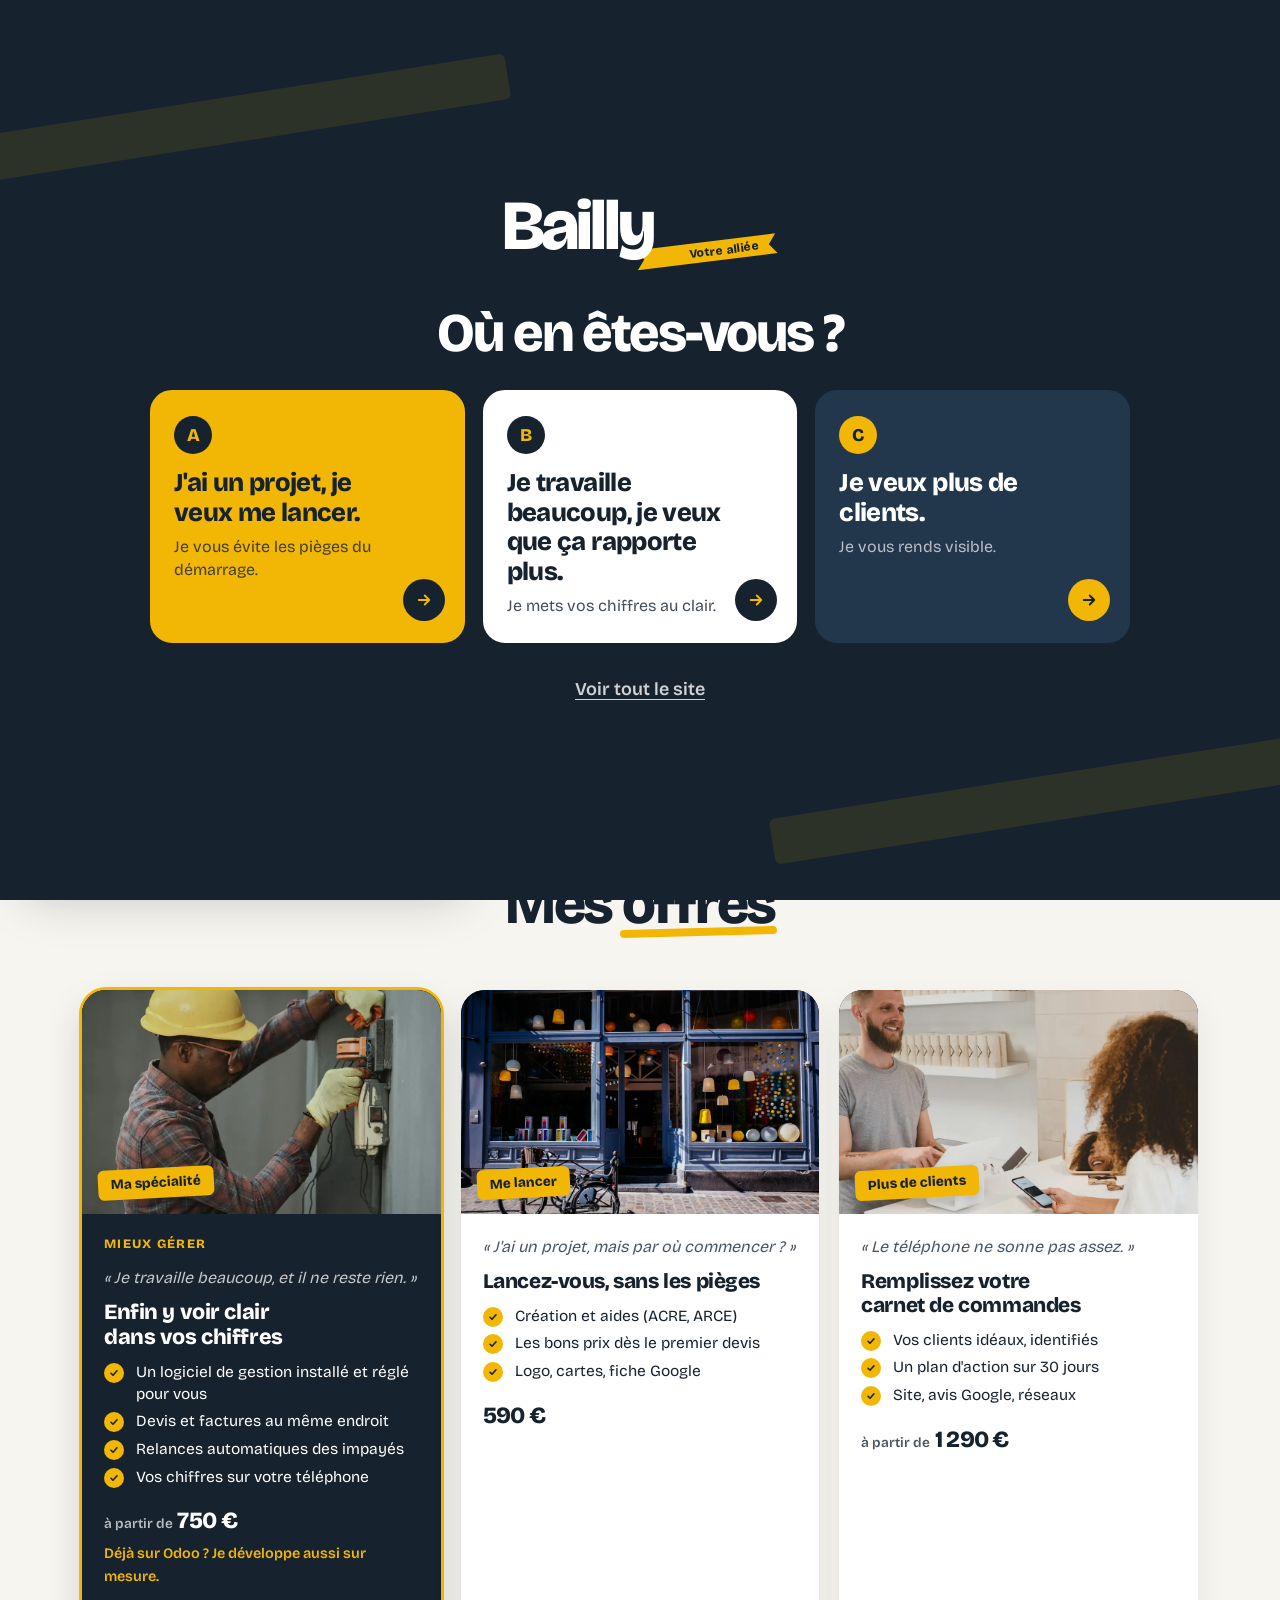
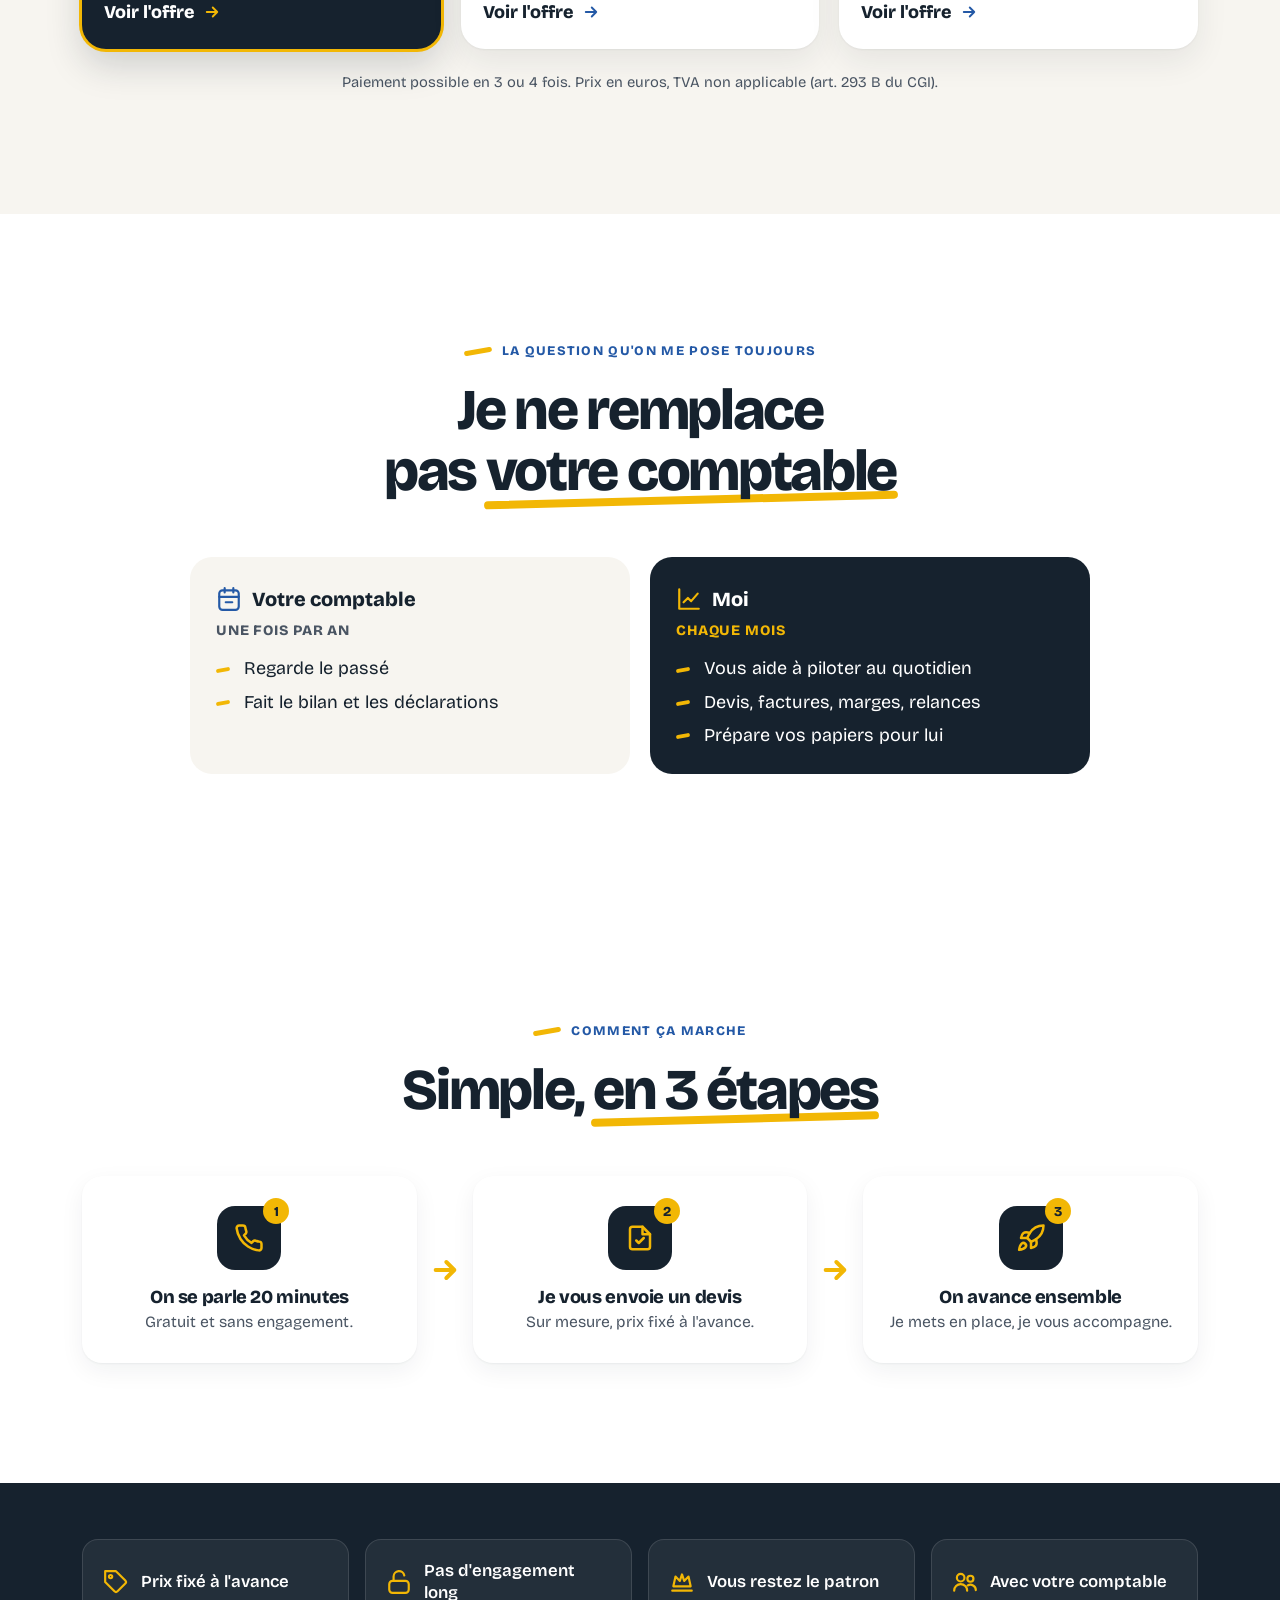
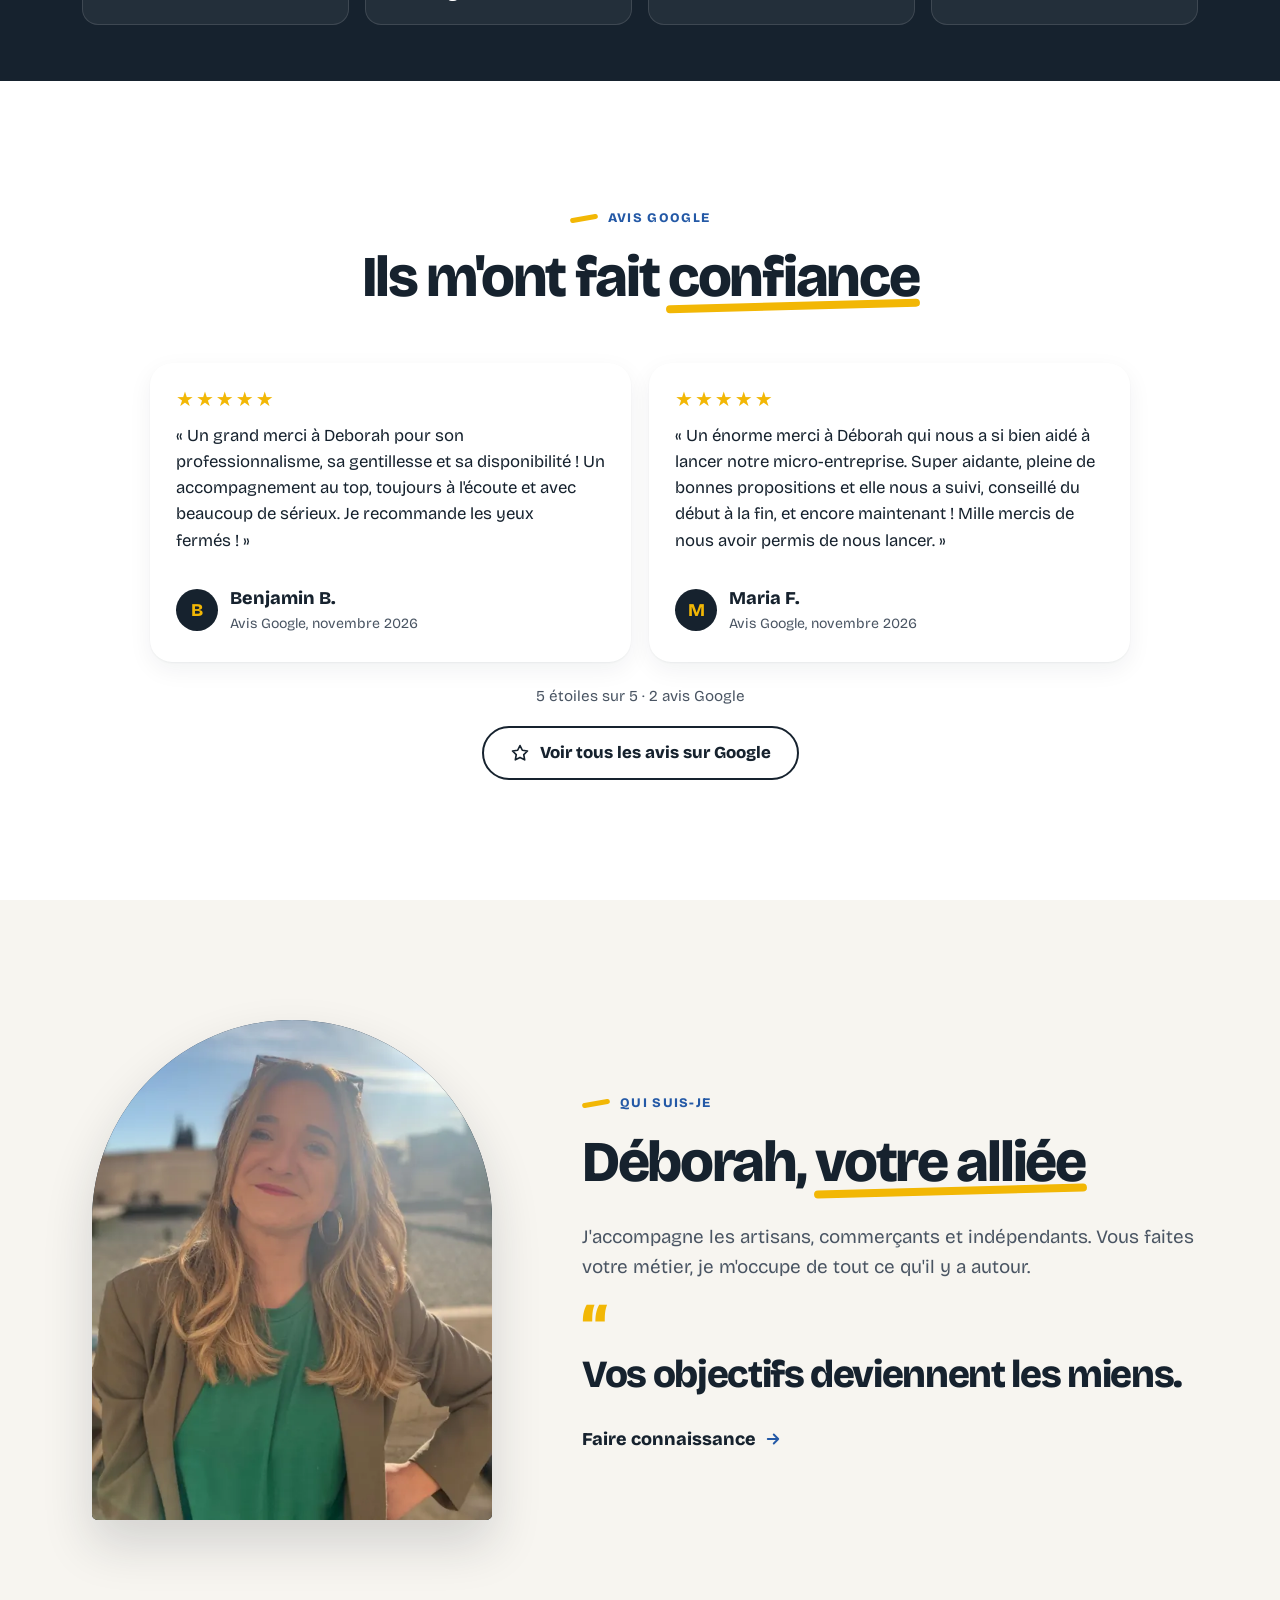
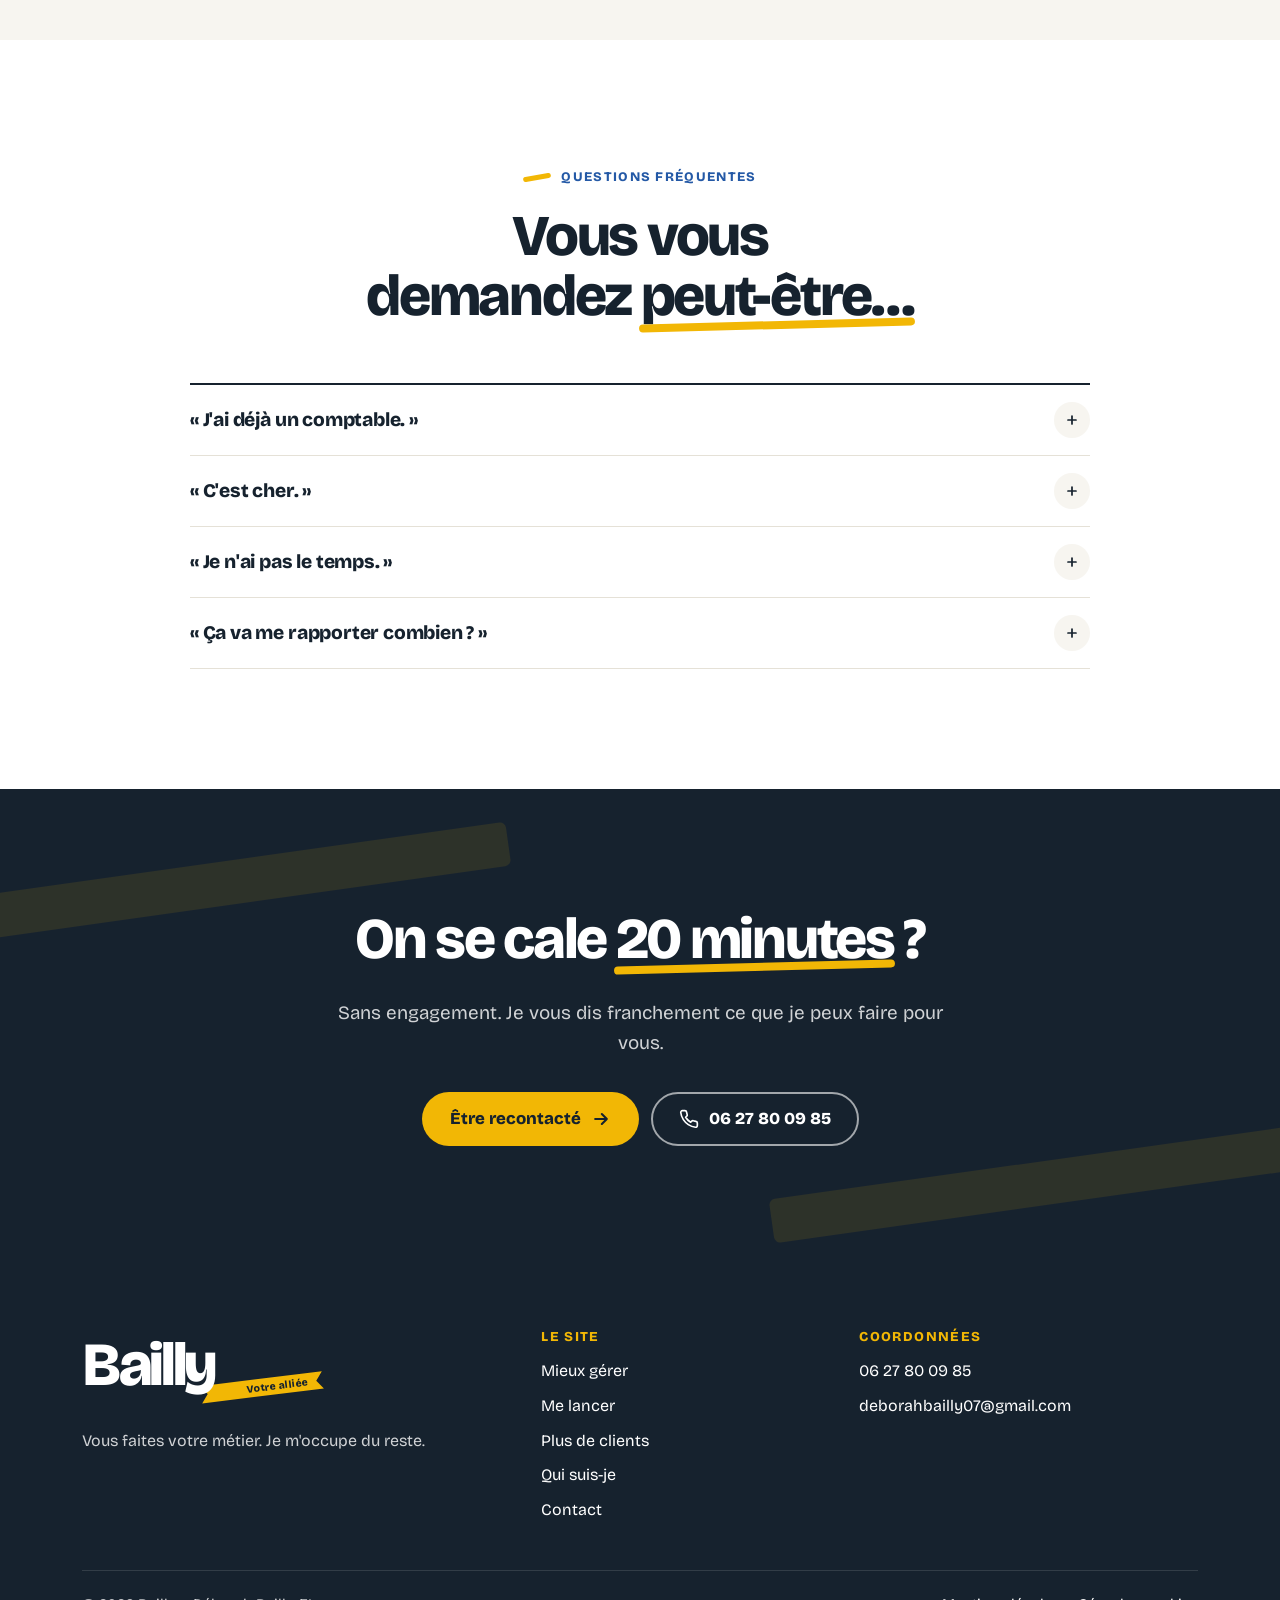
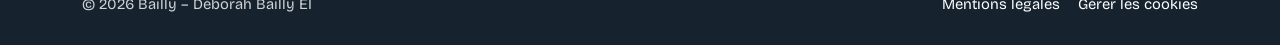
<file: index.html>
<!DOCTYPE html>
<html lang="fr">
<head>
<meta charset="utf-8">
<meta name="viewport" content="width=device-width, initial-scale=1">
<title>Bailly, votre alliée – Mise en place d'Odoo et gestion pour TPE</title>
<meta name="description" content="Déborah Bailly, votre alliée d'entreprise, met en place les outils de gestion des entrepreneurs, avec Odoo comme spécialité : devis, factures, marges, comptabilité, puis recherche de clients. Tous métiers.">
<link rel="canonical" href="https://www.bailly-gestion.fr/">
<meta name="theme-color" content="#16222E">
<meta property="og:type" content="website">
<meta property="og:locale" content="fr_FR">
<meta property="og:site_name" content="Bailly">
<meta property="og:title" content="Bailly – Vous faites votre métier. Je m'occupe du reste.">
<meta property="og:description" content="Déborah Bailly, votre alliée d'entreprise, met en place les outils de gestion des entrepreneurs, avec Odoo comme spécialité : devis, factures, marges, comptabilité, puis recherche de clients. Tous métiers.">
<meta property="og:url" content="https://www.bailly-gestion.fr/">
<meta property="og:image" content="https://www.bailly-gestion.fr/partage.jpg">
<meta property="og:image:width" content="1200">
<meta property="og:image:height" content="630">
<meta property="og:image:alt" content="Bailly, votre alliée – Vous faites votre métier. Je m'occupe du reste.">
<meta name="twitter:card" content="summary_large_image">
<link rel="icon" type="image/svg+xml" href="favicon.svg">
<link rel="preconnect" href="https://fonts.googleapis.com">
<link rel="preconnect" href="https://fonts.gstatic.com" crossorigin>
<link href="https://fonts.googleapis.com/css2?family=Bricolage+Grotesque:opsz,wght@12..96,400;12..96,600;12..96,800&display=swap" rel="stylesheet">
<link rel="stylesheet" href="style.css?v=mx0n3xmi">
<script>document.documentElement.classList.add('js');</script>
<script type="application/ld+json">
{
  "@context": "https://schema.org",
  "@type": "ProfessionalService",
  "@id": "https://www.bailly-gestion.fr/#entreprise",
  "name": "Bailly",
  "description": "Mise en place d'outils de gestion et de l'ERP Odoo pour artisans, commerçants, indépendants et TPE : devis, factures, marges, comptabilité, puis aide à la recherche de clients.",
  "knowsAbout": ["Odoo", "ERP", "Gestion d'entreprise", "Facturation électronique", "Devis et facturation", "Prospection commerciale"],
  "url": "https://www.bailly-gestion.fr/",
  "logo": "https://www.bailly-gestion.fr/favicon.svg",
  "telephone": "+33627800985",
  "email": "deborahbailly07@gmail.com",
  "founder": { "@type": "Person", "name": "Déborah Bailly" },
  "areaServed": { "@type": "Country", "name": "France" }
}
</script>
<script type="application/ld+json">
{
  "@context": "https://schema.org",
  "@type": "FAQPage",
  "mainEntity": [
    {
      "@type": "Question",
      "name": "J'ai déjà un comptable.",
      "acceptedAnswer": {
        "@type": "Answer",
        "text": "Très bien, je ne le remplace pas. Lui regarde le passé une fois par an ; moi, je vous aide à piloter chaque mois, et je lui prépare vos papiers."
      }
    },
    {
      "@type": "Question",
      "name": "C'est cher.",
      "acceptedAnswer": {
        "@type": "Answer",
        "text": "Un devis mal calculé peut coûter bien plus que mon accompagnement, et sur un seul chantier ou une seule commande. Et vous pouvez payer en 3 ou 4 fois."
      }
    },
    {
      "@type": "Question",
      "name": "Je n'ai pas le temps.",
      "acceptedAnswer": {
        "@type": "Answer",
        "text": "C'est justement le but : vous en faire gagner."
      }
    },
    {
      "@type": "Question",
      "name": "Ça va me rapporter combien ?",
      "acceptedAnswer": {
        "@type": "Answer",
        "text": "Je ne vais pas vous promettre un chiffre sans avoir regardé, ce ne serait pas sérieux. Donnez-moi 20 minutes avec un de vos devis, et je vous dis ce qu'il vous rapporte vraiment."
      }
    }
  ]
}
</script>
</head>
<body>
<svg width="0" height="0" style="position:absolute" aria-hidden="true" focusable="false">
  <defs>
    <!-- Logo principal : « Bailly » + ruban jaune « Votre alliée » derrière le y -->
    <symbol id="logo-principal" viewBox="0 0 366 122">
      <g transform="rotate(-7 270 86)">
        <polygon points="178,73 362,73 352,86 362,99 178,99 188,86" fill="#F2B705"/>
        <text x="293" y="91.5" text-anchor="middle" font-family="'Bricolage Grotesque', system-ui, sans-serif" font-weight="800" font-size="15.5" letter-spacing=".6" fill="#16222E">Votre alliée</text>
      </g>
      <text x="2" y="82" font-family="'Bricolage Grotesque', system-ui, sans-serif" font-weight="800" font-size="92" letter-spacing="-4" fill="currentColor">Bailly</text>
    </symbol>
    <!-- Logo en ligne (en-tête) -->
    <symbol id="logo-ligne" viewBox="0 0 250 56">
      <g transform="rotate(-6 176 38)">
        <polygon points="104,29 246,29 239,37.5 246,46 104,46 111,37.5" fill="#F2B705"/>
        <text x="186" y="41.6" text-anchor="middle" font-family="'Bricolage Grotesque', system-ui, sans-serif" font-weight="800" font-size="12" letter-spacing=".3" fill="#16222E">Votre alliée</text>
      </g>
      <text x="1" y="38" font-family="'Bricolage Grotesque', system-ui, sans-serif" font-weight="800" font-size="46" letter-spacing="-2" fill="currentColor">Bailly</text>
    </symbol>

    <symbol id="i-tel" viewBox="0 0 24 24"><path fill="none" stroke="currentColor" stroke-width="2" stroke-linecap="round" stroke-linejoin="round" d="M22 16.9v3a2 2 0 0 1-2.2 2 19.8 19.8 0 0 1-8.6-3.1 19.5 19.5 0 0 1-6-6A19.8 19.8 0 0 1 2.1 4.2 2 2 0 0 1 4.1 2h3a2 2 0 0 1 2 1.7c.1 1 .4 1.9.7 2.8a2 2 0 0 1-.5 2.1L8 9.9a16 16 0 0 0 6 6l1.3-1.3a2 2 0 0 1 2.1-.4c.9.3 1.8.6 2.8.7a2 2 0 0 1 1.8 2z"/></symbol>
    <symbol id="i-mail" viewBox="0 0 24 24"><g fill="none" stroke="currentColor" stroke-width="2" stroke-linecap="round" stroke-linejoin="round"><rect x="2" y="4" width="20" height="16" rx="3"/><path d="M3 6l9 7 9-7"/></g></symbol>
    <symbol id="i-lieu" viewBox="0 0 24 24"><g fill="none" stroke="currentColor" stroke-width="2" stroke-linecap="round" stroke-linejoin="round"><path d="M12 22s-7-6.2-7-12a7 7 0 0 1 14 0c0 5.8-7 12-7 12z"/><circle cx="12" cy="10" r="2.5"/></g></symbol>
    <symbol id="i-fleche" viewBox="0 0 24 24"><path fill="none" stroke="currentColor" stroke-width="2.5" stroke-linecap="round" stroke-linejoin="round" d="M5 12h14M13 6l6 6-6 6"/></symbol>
    <symbol id="i-soleil" viewBox="0 0 24 24"><g fill="none" stroke="currentColor" stroke-width="2" stroke-linecap="round"><circle cx="12" cy="12" r="4"/><path d="M12 2v2M12 20v2M4.9 4.9l1.4 1.4M17.7 17.7l1.4 1.4M2 12h2M20 12h2M4.9 19.1l1.4-1.4M17.7 6.3l1.4-1.4"/></g></symbol>
    <symbol id="i-lune" viewBox="0 0 24 24"><path fill="none" stroke="currentColor" stroke-width="2" stroke-linecap="round" stroke-linejoin="round" d="M21 12.8A9 9 0 1 1 11.2 3a7 7 0 0 0 9.8 9.8z"/></symbol>
    <symbol id="i-calendrier" viewBox="0 0 24 24"><g fill="none" stroke="currentColor" stroke-width="2" stroke-linecap="round" stroke-linejoin="round"><rect x="3" y="4" width="18" height="18" rx="3"/><path d="M16 2v4M8 2v4M3 10h18M9 15h6"/></g></symbol>
    <symbol id="i-etiquette" viewBox="0 0 24 24"><g fill="none" stroke="currentColor" stroke-width="2" stroke-linecap="round" stroke-linejoin="round"><path d="M20.6 13.4l-7.2 7.2a2 2 0 0 1-2.8 0L2 12V2h10l8.6 8.6a2 2 0 0 1 0 2.8z"/><circle cx="7" cy="7" r="1.5"/></g></symbol>
    <symbol id="i-libre" viewBox="0 0 24 24"><g fill="none" stroke="currentColor" stroke-width="2" stroke-linecap="round" stroke-linejoin="round"><rect x="3" y="11" width="18" height="11" rx="3"/><path d="M7 11V7a5 5 0 0 1 9.9-1"/></g></symbol>
    <symbol id="i-patron" viewBox="0 0 24 24"><g fill="none" stroke="currentColor" stroke-width="2" stroke-linecap="round" stroke-linejoin="round"><path d="M3 20h18"/><path d="M4 16l2-9 4 4 2-6 2 6 4-4 2 9z"/></g></symbol>
    <symbol id="i-main" viewBox="0 0 24 24"><g fill="none" stroke="currentColor" stroke-width="2" stroke-linecap="round" stroke-linejoin="round"><circle cx="8" cy="8" r="3.5"/><circle cx="17" cy="9" r="2.8"/><path d="M2 20a6 6 0 0 1 12 0M14.5 15.2A5 5 0 0 1 22 19.5"/></g></symbol>
    <symbol id="i-coche" viewBox="0 0 24 24"><path fill="none" stroke="currentColor" stroke-width="3" stroke-linecap="round" stroke-linejoin="round" d="M5 12.5l4.5 4.5L19 7.5"/></symbol>
    <symbol id="i-carte" viewBox="0 0 24 24"><g fill="none" stroke="currentColor" stroke-width="2" stroke-linecap="round" stroke-linejoin="round"><rect x="2" y="5" width="20" height="14" rx="3"/><path d="M2 10h20M6 15h4"/></g></symbol>
    <symbol id="i-facture" viewBox="0 0 24 24"><g fill="none" stroke="currentColor" stroke-width="2" stroke-linecap="round" stroke-linejoin="round"><path d="M6 2h9l5 5v13a2 2 0 0 1-2 2H6a2 2 0 0 1-2-2V4a2 2 0 0 1 2-2z"/><path d="M14 2v6h6M8 13h8M8 17h5"/></g></symbol>
    <symbol id="i-cadeau" viewBox="0 0 24 24"><g fill="none" stroke="currentColor" stroke-width="2.2" stroke-linecap="round" stroke-linejoin="round"><rect x="3" y="8" width="18" height="4" rx="1"/><path d="M5 12v9h14v-9M12 8v13M12 8S10.5 3 8 3.5 7 8 12 8zM12 8s1.5-5 4-4.5S17 8 12 8z"/></g></symbol>
    <symbol id="i-personne" viewBox="0 0 24 24"><g fill="none" stroke="currentColor" stroke-width="1.6" stroke-linecap="round"><circle cx="12" cy="8" r="4"/><path d="M4 21a8 8 0 0 1 16 0"/></g></symbol>
    <symbol id="i-lecture" viewBox="0 0 24 24"><path fill="currentColor" d="M7 4.5v15l12-7.5z"/></symbol>
    <symbol id="i-burger" viewBox="0 0 24 24"><path fill="none" stroke="currentColor" stroke-width="2.5" stroke-linecap="round" d="M4 7h16M4 12h16M4 17h16"/></symbol>
    <symbol id="i-croix" viewBox="0 0 24 24"><path fill="none" stroke="currentColor" stroke-width="2.5" stroke-linecap="round" d="M6 6l12 12M18 6L6 18"/></symbol>
    <symbol id="i-devis" viewBox="0 0 24 24"><g fill="none" stroke="currentColor" stroke-width="2" stroke-linecap="round" stroke-linejoin="round"><path d="M14 3H6a2 2 0 0 0-2 2v14a2 2 0 0 0 2 2h12a2 2 0 0 0 2-2V9z"/><path d="M14 3v6h6M9 14l2 2 4-4"/></g></symbol>
    <symbol id="i-boite" viewBox="0 0 24 24"><g fill="none" stroke="currentColor" stroke-width="2" stroke-linecap="round" stroke-linejoin="round"><path d="M21 8l-9-5-9 5v8l9 5 9-5z"/><path d="M3 8l9 5 9-5M12 13v8"/></g></symbol>
    <symbol id="i-panier" viewBox="0 0 24 24"><g fill="none" stroke="currentColor" stroke-width="2" stroke-linecap="round" stroke-linejoin="round"><circle cx="9" cy="20" r="1.5"/><circle cx="18" cy="20" r="1.5"/><path d="M2 3h3l2.7 12.4a2 2 0 0 0 2 1.6h8.6a2 2 0 0 0 2-1.6L22 7H6"/></g></symbol>
    <symbol id="i-graph" viewBox="0 0 24 24"><g fill="none" stroke="currentColor" stroke-width="2" stroke-linecap="round" stroke-linejoin="round"><path d="M3 3v18h18"/><path d="M7 15l4-4 3 3 6-7"/></g></symbol>
    <symbol id="i-globe" viewBox="0 0 24 24"><g fill="none" stroke="currentColor" stroke-width="2" stroke-linecap="round" stroke-linejoin="round"><circle cx="12" cy="12" r="9"/><path d="M3 12h18M12 3a14 14 0 0 1 0 18M12 3a14 14 0 0 0 0 18"/></g></symbol>
    <symbol id="i-boutique" viewBox="0 0 24 24"><g fill="none" stroke="currentColor" stroke-width="2" stroke-linecap="round" stroke-linejoin="round"><path d="M3 9l1.5-5h15L21 9M3 9v11h18V9M3 9h18"/><path d="M9 20v-6h6v6"/></g></symbol>
    <symbol id="i-dossier" viewBox="0 0 24 24"><g fill="none" stroke="currentColor" stroke-width="2" stroke-linecap="round" stroke-linejoin="round"><path d="M3 6a2 2 0 0 1 2-2h4l2 2h8a2 2 0 0 1 2 2v10a2 2 0 0 1-2 2H5a2 2 0 0 1-2-2z"/><path d="M8 13h8"/></g></symbol>
    <symbol id="i-mobile" viewBox="0 0 24 24"><g fill="none" stroke="currentColor" stroke-width="2" stroke-linecap="round" stroke-linejoin="round"><rect x="6" y="2" width="12" height="20" rx="3"/><path d="M10 18h4M9 12l2-2 2 2 2-3"/></g></symbol>
    <symbol id="i-recu" viewBox="0 0 24 24"><g fill="none" stroke="currentColor" stroke-width="2" stroke-linecap="round" stroke-linejoin="round"><path d="M5 2h14v20l-3-2-2 2-2-2-2 2-2-2-3 2z"/><path d="M9 7h6M9 11h6M9 15h4"/></g></symbol>
    <symbol id="i-engrenage" viewBox="0 0 24 24"><g fill="none" stroke="currentColor" stroke-width="2" stroke-linecap="round" stroke-linejoin="round"><circle cx="12" cy="12" r="3"/><path d="M19.4 15a1.7 1.7 0 0 0 .3 1.8l.1.1a2 2 0 1 1-2.8 2.8l-.1-.1a1.7 1.7 0 0 0-1.8-.3 1.7 1.7 0 0 0-1 1.5V21a2 2 0 1 1-4 0v-.1a1.7 1.7 0 0 0-1.1-1.5 1.7 1.7 0 0 0-1.8.3l-.1.1a2 2 0 1 1-2.8-2.8l.1-.1a1.7 1.7 0 0 0 .3-1.8 1.7 1.7 0 0 0-1.5-1H3a2 2 0 1 1 0-4h.1a1.7 1.7 0 0 0 1.5-1.1 1.7 1.7 0 0 0-.3-1.8l-.1-.1a2 2 0 1 1 2.8-2.8l.1.1a1.7 1.7 0 0 0 1.8.3H9a1.7 1.7 0 0 0 1-1.5V3a2 2 0 1 1 4 0v.1a1.7 1.7 0 0 0 1 1.5 1.7 1.7 0 0 0 1.8-.3l.1-.1a2 2 0 1 1 2.8 2.8l-.1.1a1.7 1.7 0 0 0-.3 1.8V9a1.7 1.7 0 0 0 1.5 1H21a2 2 0 1 1 0 4h-.1a1.7 1.7 0 0 0-1.5 1z"/></g></symbol>
    <symbol id="i-fusee" viewBox="0 0 24 24"><g fill="none" stroke="currentColor" stroke-width="2" stroke-linecap="round" stroke-linejoin="round"><path d="M4.5 16.5c-1.5 1.3-2 5-2 5s3.7-.5 5-2c.7-.8.7-2.1-.1-2.9a2.2 2.2 0 0 0-2.9-.1z"/><path d="M12 15l-3-3a22 22 0 0 1 2-3.9A12.9 12.9 0 0 1 22 2c0 2.7-.8 7.5-6 11a22.4 22.4 0 0 1-4 2z"/><path d="M9 12H4s.6-3 2-4c1.6-1.1 5 0 5 0M12 15v5s3-.6 4-2c1.1-1.6 0-5 0-5"/></g></symbol>
    <symbol id="i-cible" viewBox="0 0 24 24"><g fill="none" stroke="currentColor" stroke-width="2" stroke-linecap="round" stroke-linejoin="round"><circle cx="12" cy="12" r="9"/><circle cx="12" cy="12" r="5"/><circle cx="12" cy="12" r="1"/></g></symbol>
    <symbol id="i-megaphone" viewBox="0 0 24 24"><g fill="none" stroke="currentColor" stroke-width="2" stroke-linecap="round" stroke-linejoin="round"><path d="M3 11v2a1 1 0 0 0 1 1h3l6 4V6L7 10H4a1 1 0 0 0-1 1z"/><path d="M17 8a5 5 0 0 1 0 8M7 14l1 5h3l-1-4"/></g></symbol>
    <symbol id="i-etoile" viewBox="0 0 24 24"><path fill="none" stroke="currentColor" stroke-width="2" stroke-linejoin="round" d="M12 3l2.8 5.7 6.2.9-4.5 4.4 1.1 6.2L12 17.3 6.4 20.2l1.1-6.2L3 9.6l6.2-.9z"/></symbol>
  </defs>
</svg>
<a class="saut" href="#contenu">Aller au contenu</a>

<header class="entete" id="entete">
  <div class="conteneur">
    <a class="logo-lien" href="index.html" aria-label="Bailly, votre alliée – accueil">
      <svg class="logo-ligne" viewBox="0 0 250 56" aria-hidden="true"><use href="#logo-ligne"/></svg>
    </a>
    <nav class="nav-principale" aria-label="Menu principal">
      <a href="mieux-gerer.html">Mieux gérer</a>
      <a href="je-me-lance.html">Me lancer</a>
      <a href="plus-de-clients.html">Plus de clients</a>
      <a href="qui-suis-je.html">Qui suis-je</a>
      <a class="btn btn-jaune" href="contact.html">Prendre rendez-vous</a>
    </nav>
    <div class="actions-mobile">
      <a class="btn-rond btn-appel" href="tel:+33627800985" aria-label="Appeler Déborah au 06 27 80 09 85">
        <svg aria-hidden="true"><use href="#i-tel"/></svg>
      </a>
      <button class="btn-rond btn-burger" id="burger" type="button" aria-expanded="false" aria-controls="menu-mobile" aria-label="Ouvrir le menu">
        <svg class="ferme-icone" aria-hidden="true"><use href="#i-burger"/></svg>
        <svg class="ouvert-icone" aria-hidden="true"><use href="#i-croix"/></svg>
      </button>
    </div>
  </div>
</header>

<nav class="menu-mobile" id="menu-mobile" aria-label="Menu mobile" hidden>
  <a href="mieux-gerer.html">Mieux gérer</a>
  <a href="je-me-lance.html">Me lancer</a>
  <a href="plus-de-clients.html">Plus de clients</a>
  <a href="qui-suis-je.html">Qui suis-je</a>
  <a href="contact.html">Contact</a>
  <a class="btn btn-jaune" href="contact.html">Prendre rendez-vous</a>
</nav>

<main id="contenu">
<!-- ================= ÉCRAN D'ENTRÉE (1re visite, affiché par main.js) ================= -->
<div class="entree" id="entree" role="dialog" aria-modal="true" aria-labelledby="entree-titre" hidden>
  <div class="entree-boite" tabindex="-1">
    <svg class="entree-logo" viewBox="0 0 366 122" role="img" aria-label="Bailly, votre alliée"><use href="#logo-principal"/></svg>
    <h2 id="entree-titre">Où en êtes-vous&nbsp;?</h2>
    <div class="choix-duo trois">
        <a class="choix-carte choix-a" href="je-me-lance.html" data-choix="A">
          <span class="choix-lettre" aria-hidden="true">A</span>
          <strong>J'ai un projet, je veux me lancer.</strong>
          <span class="choix-sous">Je vous évite les pièges du démarrage.</span>
          <span class="choix-fleche" aria-hidden="true"><svg><use href="#i-fleche"/></svg></span>
        </a>
        <a class="choix-carte choix-b" href="mieux-gerer.html" data-choix="B">
          <span class="choix-lettre" aria-hidden="true">B</span>
          <strong>Je travaille beaucoup, je veux que ça rapporte plus.</strong>
          <span class="choix-sous">Je mets vos chiffres au clair.</span>
          <span class="choix-fleche" aria-hidden="true"><svg><use href="#i-fleche"/></svg></span>
        </a>
        <a class="choix-carte choix-c" href="plus-de-clients.html" data-choix="C">
          <span class="choix-lettre" aria-hidden="true">C</span>
          <strong>Je veux plus de clients.</strong>
          <span class="choix-sous">Je vous rends visible.</span>
          <span class="choix-fleche" aria-hidden="true"><svg><use href="#i-fleche"/></svg></span>
        </a>
    </div>
    <button class="entree-passer" type="button" id="entree-passer">Voir tout le site</button>
  </div>
</div>

<!-- ================= HÉROS ================= -->
<section class="heros">
  <div class="conteneur heros-grille">
    <div class="heros-texte">
      <ul class="pastilles-heros">
        <li class="pastille-lieu pastille-dispo"><span class="point" aria-hidden="true"></span>20 min pour en parler, sans engagement</li>
      </ul>
      <h1><span class="h1-ligne">Vous faites votre métier.</span> <span class="h1-ligne">Je m'occupe <span class="souligne">du reste</span>.</span></h1>
      <p class="intro"><strong>J'installe et je règle les outils de gestion des petites entreprises</strong> (devis, factures, chiffres), pour que vous sachiez enfin ce que vous gagnez. Je vous aide aussi à vous lancer et à trouver des clients.</p>
      <div class="boutons">
        <a class="btn btn-jaune btn-rond-fleche" href="contact.html">On en parle 20&nbsp;minutes&nbsp;? <span class="rond" aria-hidden="true"><svg><use href="#i-fleche"/></svg></span></a>
        <a class="btn btn-blanc" href="tel:+33627800985"><svg aria-hidden="true"><use href="#i-tel"/></svg>06 27 80 09 85</a>
      </div>
      <ul class="confiance">
        <li><svg aria-hidden="true"><use href="#i-etiquette"/></svg>Prix fixé à l'avance</li>
        <li><svg aria-hidden="true"><use href="#i-libre"/></svg>Sans engagement long</li>
        <li><svg aria-hidden="true"><use href="#i-patron"/></svg>Vous restez le patron</li>
      </ul>
    </div>
    <div class="heros-visuel">
      <div class="arche">
        <picture>
          <source type="image/webp" srcset="deborah-600.webp 600w, deborah.webp 900w" sizes="(min-width: 960px) 400px, 90vw">
          <img src="deborah.jpg" srcset="deborah-600.jpg 600w, deborah.jpg 900w" sizes="(min-width: 960px) 400px, 90vw" alt="Déborah Bailly, votre alliée d'entreprise" width="900" height="1125" fetchpriority="high">
        </picture>
      </div>
      <p class="ruban">Déborah, votre alliée d'entreprise</p>
    </div>
  </div>
</section>

<div class="bande-cibles">
  <div class="conteneur">
    <ul aria-label="Pour qui">
      <li>Artisans</li><li>Commerçants</li><li>Indépendants</li><li>TPE de tous les métiers</li>
    </ul>
  </div>
</div>

<!-- ================= LES 3 OFFRES ================= -->
<section class="section creme" id="offres" aria-labelledby="titre-offres">
  <div class="conteneur">
    <div class="titre-centre">
      <p class="repere">Ce que je fais</p>
      <h2 id="titre-offres" class="apparait">Mes <span class="souligne">offres</span></h2>
    </div>
    <ul class="offres">
      <li class="offre offre-vedette apparait">
        <div class="offre-photo"><picture><source type="image/webp" srcset="photo-mieux-gerer.webp"><img src="photo-mieux-gerer.jpg" alt="Un électricien au travail sur un tableau électrique" width="960" height="720" loading="lazy"></picture><span class="etiquette">Ma spécialité</span></div>
        <div class="offre-corps">
          <p class="offre-categorie">Mieux gérer</p>
          <p class="offre-douleur">«&nbsp;Je travaille beaucoup, et il ne reste rien.&nbsp;»</p>
          <h3>Enfin y voir clair dans vos chiffres</h3>
          <ul><li>Un logiciel de gestion installé et réglé pour vous</li><li>Devis et factures au même endroit</li><li>Relances automatiques des impayés</li><li>Vos chiffres sur votre téléphone</li></ul>
          <p class="offre-prix"><small>à partir de</small> 750&nbsp;€</p>
          <p class="offre-odoo">Déjà sur Odoo&nbsp;? Je développe aussi sur mesure.</p>
          <a class="lien-fleche" href="mieux-gerer.html">Voir l'offre <svg aria-hidden="true"><use href="#i-fleche"/></svg></a>
        </div>
      </li>
      <li class="offre apparait">
        <div class="offre-photo"><picture><source type="image/webp" srcset="photo-me-lancer.webp"><img src="photo-me-lancer.jpg" alt="Devanture d'une boutique colorée" width="960" height="720" loading="lazy"></picture><span class="etiquette">Me lancer</span></div>
        <div class="offre-corps">
          <p class="offre-douleur">«&nbsp;J'ai un projet, mais par où commencer&nbsp;?&nbsp;»</p>
          <h3>Lancez-vous, sans les pièges</h3>
          <ul><li>Création et aides (ACRE, ARCE)</li><li>Les bons prix dès le premier devis</li><li>Logo, cartes, fiche Google</li></ul>
          <p class="offre-prix">590&nbsp;€</p>
          <a class="lien-fleche" href="je-me-lance.html">Voir l'offre <svg aria-hidden="true"><use href="#i-fleche"/></svg></a>
        </div>
      </li>
      <li class="offre apparait">
        <div class="offre-photo"><picture><source type="image/webp" srcset="photo-plus-de-clients.webp"><img src="photo-plus-de-clients.jpg" alt="Un commerçant souriant sert une cliente au comptoir" width="960" height="720" loading="lazy"></picture><span class="etiquette">Plus de clients</span></div>
        <div class="offre-corps">
          <p class="offre-douleur">«&nbsp;Le téléphone ne sonne pas assez.&nbsp;»</p>
          <h3>Remplissez votre carnet de commandes</h3>
          <ul><li>Vos clients idéaux, identifiés</li><li>Un plan d'action sur 30 jours</li><li>Site, avis Google, réseaux</li></ul>
          <p class="offre-prix"><small>à partir de</small> 1&nbsp;290&nbsp;€</p>
          <a class="lien-fleche" href="plus-de-clients.html">Voir l'offre <svg aria-hidden="true"><use href="#i-fleche"/></svg></a>
        </div>
      </li>
    </ul>
    <p class="offres-mention">Paiement possible en 3 ou 4 fois. Prix en euros, TVA non applicable (art. 293 B du CGI).</p>
  </div>
</section>

<!-- ================= COMPTABLE ================= -->
<section class="section" aria-labelledby="titre-compta">
  <div class="conteneur">
    <div class="titre-centre">
      <p class="repere">La question qu'on me pose toujours</p>
      <h2 id="titre-compta" class="apparait">Je ne remplace pas <span class="souligne">votre comptable</span></h2>
    </div>
    <div class="compta apparait">
      <div class="compta-col">
        <p class="compta-tete"><svg aria-hidden="true"><use href="#i-calendrier"/></svg>Votre comptable</p>
        <p class="compta-quand">Une fois par an</p>
        <ul><li>Regarde le passé</li><li>Fait le bilan et les déclarations</li></ul>
      </div>
      <div class="compta-col compta-moi">
        <p class="compta-tete"><svg aria-hidden="true"><use href="#i-graph"/></svg>Moi</p>
        <p class="compta-quand">Chaque mois</p>
        <ul><li>Vous aide à piloter au quotidien</li><li>Devis, factures, marges, relances</li><li>Prépare vos papiers pour lui</li></ul>
      </div>
    </div>
  </div>
</section>

<!-- ================= COMMENT ÇA MARCHE (schéma) ================= -->
<section class="section" aria-labelledby="titre-schema">
  <div class="conteneur">
    <div class="titre-centre">
      <p class="repere">Comment ça marche</p>
      <h2 id="titre-schema" class="apparait">Simple, <span class="souligne">en 3 étapes</span></h2>
    </div>
    <ol class="schema">
      <li class="schema-etape apparait"><span class="schema-ico" aria-hidden="true"><svg><use href="#i-tel"/></svg></span><div><h3>On se parle 20 minutes</h3><p>Gratuit et sans engagement.</p></div></li>
      <li class="schema-etape apparait"><span class="schema-ico" aria-hidden="true"><svg><use href="#i-devis"/></svg></span><div><h3>Je vous envoie un devis</h3><p>Sur mesure, prix fixé à l'avance.</p></div></li>
      <li class="schema-etape apparait"><span class="schema-ico" aria-hidden="true"><svg><use href="#i-fusee"/></svg></span><div><h3>On avance ensemble</h3><p>Je mets en place, je vous accompagne.</p></div></li>
    </ol>
  </div>
</section>

<!-- ================= GARANTIES ================= -->
<section class="section nuit" style="padding:56px 0" aria-label="Mes engagements">
  <div class="conteneur">
    <ul class="garanties">
      <li><svg aria-hidden="true"><use href="#i-etiquette"/></svg>Prix fixé à l'avance</li>
      <li><svg aria-hidden="true"><use href="#i-libre"/></svg>Pas d'engagement long</li>
      <li><svg aria-hidden="true"><use href="#i-patron"/></svg>Vous restez le patron</li>
      <li><svg aria-hidden="true"><use href="#i-main"/></svg>Avec votre comptable</li>
    </ul>
  </div>
</section>

<!-- ================= AVIS GOOGLE (vrais avis, recopiés depuis la fiche Google) ================= -->
<section class="section" aria-labelledby="titre-avis">
  <div class="conteneur">
    <div class="titre-centre">
      <p class="repere">Avis Google</p>
      <h2 id="titre-avis" class="apparait">Ils m'ont fait <span class="souligne">confiance</span></h2>
    </div>
    <div class="avis-grille">
      <figure class="avis apparait">
        <div class="avis-etoiles" role="img" aria-label="5 étoiles sur 5">★★★★★</div>
        <blockquote><p>«&nbsp;Un grand merci à Deborah pour son professionnalisme, sa gentillesse et sa disponibilité&nbsp;! Un accompagnement au top, toujours à l'écoute et avec beaucoup de sérieux. Je recommande les yeux fermés&nbsp;!&nbsp;»</p></blockquote>
        <figcaption><span class="avis-initiale" aria-hidden="true">B</span><span>Benjamin B.<small>Avis Google, novembre 2026</small></span></figcaption>
      </figure>
      <figure class="avis apparait">
        <div class="avis-etoiles" role="img" aria-label="5 étoiles sur 5">★★★★★</div>
        <blockquote><p>«&nbsp;Un énorme merci à Déborah qui nous a si bien aidé à lancer notre micro-entreprise. Super aidante, pleine de bonnes propositions et elle nous a suivi, conseillé du début à la fin, et encore maintenant&nbsp;! Mille mercis de nous avoir permis de nous lancer.&nbsp;»</p></blockquote>
        <figcaption><span class="avis-initiale" aria-hidden="true">M</span><span>Maria F.<small>Avis Google, novembre 2026</small></span></figcaption>
      </figure>
    </div>
    <p class="avis-source">5 étoiles sur 5 · 2 avis Google</p>
    <div class="boutons" style="justify-content:center;margin-top:18px">
      <a class="btn btn-contour" href="https://share.google/JnEBHg3wktrLXMp8Q" target="_blank" rel="noopener"><svg aria-hidden="true"><use href="#i-etoile"/></svg>Voir tous les avis sur Google</a>
    </div>
  </div>
</section>

<!-- ================= QUI SUIS-JE (court) ================= -->
<section class="section creme" aria-labelledby="titre-qui">
  <div class="conteneur qui">
    <div class="portrait-photo apparait">
      <div class="arche">
        <picture>
          <source type="image/webp" srcset="deborah-600.webp 600w, deborah.webp 900w" sizes="(min-width: 900px) 400px, 90vw">
          <img src="deborah.jpg" srcset="deborah-600.jpg 600w, deborah.jpg 900w" sizes="(min-width: 900px) 400px, 90vw" alt="Déborah Bailly" width="900" height="1125" loading="lazy">
        </picture>
      </div>
    </div>
    <div class="apparait">
      <p class="repere">Qui suis-je</p>
      <h2 id="titre-qui">Déborah, <span class="souligne">votre alliée</span></h2>
      <p class="intro">J'accompagne les artisans, commerçants et indépendants. Vous faites votre métier, je m'occupe de tout ce qu'il y a autour.</p>
      <p class="grande-citation">Vos objectifs deviennent les miens.</p>
      <a class="lien-fleche" href="qui-suis-je.html">Faire connaissance <svg aria-hidden="true"><use href="#i-fleche"/></svg></a>
    </div>
  </div>
</section>

<!-- ================= QUESTIONS ================= -->
<section class="section" id="questions" aria-labelledby="titre-faq">
  <div class="conteneur">
    <div class="titre-centre">
      <p class="repere">Questions fréquentes</p>
      <h2 id="titre-faq" class="apparait">Vous vous demandez <span class="souligne">peut-être…</span></h2>
    </div>
    <div class="faq apparait" style="margin:0 auto">
      <details><summary>«&nbsp;J'ai déjà un comptable.&nbsp;»</summary><div class="reponse"><p>Très bien, je ne le remplace pas. Lui regarde le passé une fois par an&nbsp;; moi, je vous aide à piloter chaque mois, et je lui prépare vos papiers.</p></div></details>
      <details><summary>«&nbsp;C'est cher.&nbsp;»</summary><div class="reponse"><p>Un devis mal calculé peut coûter bien plus que mon accompagnement, et sur un seul chantier ou une seule commande. Et vous pouvez payer en 3 ou 4 fois.</p></div></details>
      <details><summary>«&nbsp;Je n'ai pas le temps.&nbsp;»</summary><div class="reponse"><p>C'est justement le but&nbsp;: vous en faire gagner.</p></div></details>
      <details><summary>«&nbsp;Ça va me rapporter combien&nbsp;?&nbsp;»</summary><div class="reponse"><p>Je ne vais pas vous promettre un chiffre sans avoir regardé, ce ne serait pas sérieux. Donnez-moi 20 minutes avec un de vos devis, et je vous dis ce qu'il vous rapporte vraiment.</p></div></details>
    </div>
  </div>
</section>

<!-- ================= APPEL FINAL ================= -->
<section class="section nuit appel" aria-labelledby="titre-appel">
  <div class="conteneur">
    <h2 id="titre-appel" class="apparait">On se cale <span class="souligne">20 minutes</span>&nbsp;?</h2>
    <p class="intro">Sans engagement. Je vous dis franchement ce que je peux faire pour vous.</p>
    <div class="boutons">
      <a class="btn btn-jaune" href="contact.html">Être recontacté <svg aria-hidden="true"><use href="#i-fleche"/></svg></a>
      <a class="btn btn-contour" href="tel:+33627800985"><svg aria-hidden="true"><use href="#i-tel"/></svg>06 27 80 09 85</a>
    </div>
  </div>
</section>
</main>

<footer class="pied">
  <div class="conteneur">
    <div class="pied-grille">
      <div>
        <svg class="logo-principal" viewBox="0 0 366 122" role="img" aria-label="Bailly, votre alliée"><use href="#logo-principal"/></svg>
        <p>Vous faites votre métier. Je m'occupe du reste.</p>
      </div>
      <nav aria-label="Plan du site">
        <h2>Le site</h2>
        <ul>
          <li><a href="mieux-gerer.html">Mieux gérer</a></li>
          <li><a href="je-me-lance.html">Me lancer</a></li>
          <li><a href="plus-de-clients.html">Plus de clients</a></li>
          <li><a href="qui-suis-je.html">Qui suis-je</a></li>
          <li><a href="contact.html">Contact</a></li>
        </ul>
      </nav>
      <div>
        <h2>Coordonnées</h2>
        <ul>
          <li><a href="tel:+33627800985">06 27 80 09 85</a></li>
          <li><a href="mailto:deborahbailly07@gmail.com">deborahbailly07@gmail.com</a></li>
        </ul>
      </div>
    </div>
    <div class="pied-bas">
      <span>© 2026 Bailly – Déborah Bailly EI</span>
      <span class="pied-liens"><a href="mentions-legales.html">Mentions légales</a><button class="btn-lien-pied" type="button" id="cookies-gerer" hidden>Gérer les cookies</button></span>
    </div>
  </div>
</footer>

<!-- Bandeau cookies (affiché seulement si un outil de suivi est configuré dans build.js) -->
<div class="cookies" id="cookies" role="dialog" aria-live="polite" aria-labelledby="cookies-titre" hidden>
  <p id="cookies-titre" class="cookies-titre">Un petit cookie&nbsp;?</p>
  <p>J'utilise des cookies pour mesurer la fréquentation du site et mesurer l'efficacité de mes publicités. Rien n'est activé sans votre accord.</p>
  <div class="cookies-boutons">
    <button class="btn btn-contour" type="button" id="cookies-refuser">Refuser</button>
    <button class="btn btn-jaune" type="button" id="cookies-accepter">Accepter</button>
  </div>
  <a href="mentions-legales.html#cookies">En savoir plus</a>
</div>
<script>window.BAILLY_SUIVI={"ga":"G-13XDQPNH9B","ads":""};</script>
<script src="main.js?v=mx0n3xmi" defer></script>
</body>
</html>
</file>
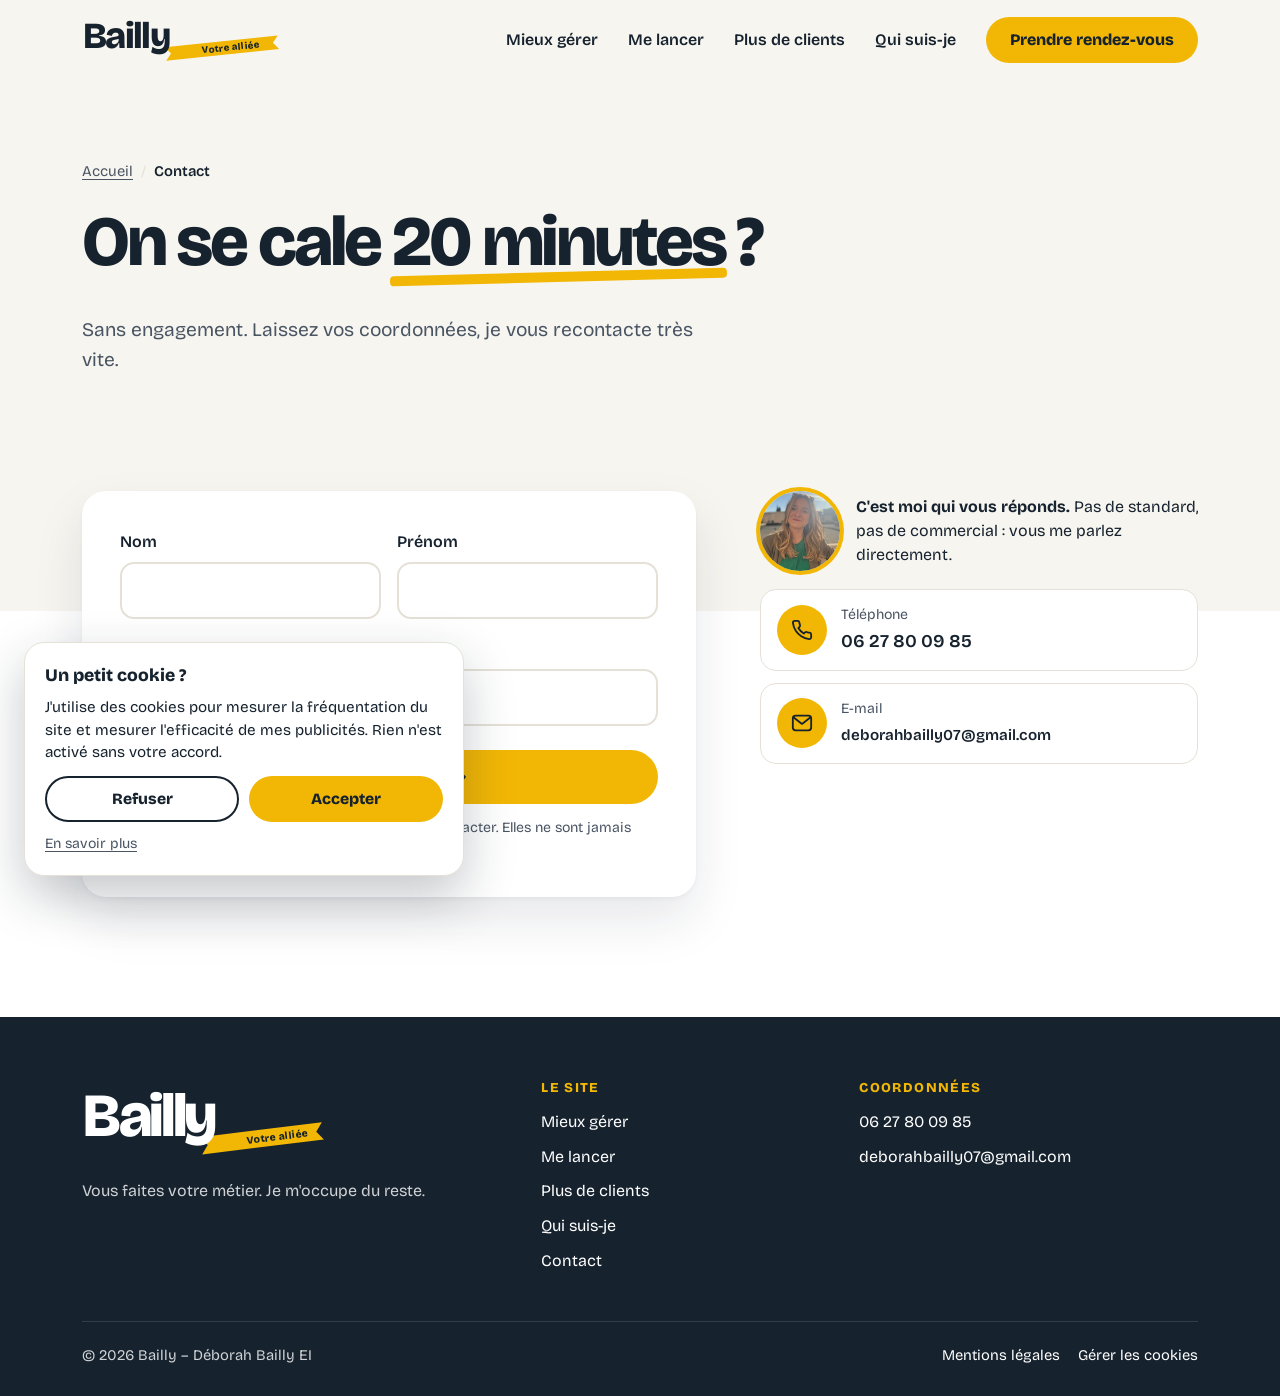
<file: contact.html>
<!DOCTYPE html>
<html lang="fr">
<head>
<meta charset="utf-8">
<meta name="viewport" content="width=device-width, initial-scale=1">
<title>Contact et rendez-vous – Bailly</title>
<meta name="description" content="Prenez rendez-vous avec Déborah Bailly : 20 minutes sans engagement pour parler de votre activité. 06 27 80 09 85.">
<link rel="canonical" href="https://www.bailly-gestion.fr/contact.html">
<meta name="theme-color" content="#16222E">
<meta property="og:type" content="website">
<meta property="og:locale" content="fr_FR">
<meta property="og:site_name" content="Bailly">
<meta property="og:title" content="On se cale 20 minutes ? – Bailly">
<meta property="og:description" content="Prenez rendez-vous avec Déborah Bailly : 20 minutes sans engagement pour parler de votre activité. 06 27 80 09 85.">
<meta property="og:url" content="https://www.bailly-gestion.fr/contact.html">
<meta property="og:image" content="https://www.bailly-gestion.fr/partage.jpg">
<meta property="og:image:width" content="1200">
<meta property="og:image:height" content="630">
<meta property="og:image:alt" content="Bailly, votre alliée – Vous faites votre métier. Je m'occupe du reste.">
<meta name="twitter:card" content="summary_large_image">
<link rel="icon" type="image/svg+xml" href="favicon.svg">
<link rel="preconnect" href="https://fonts.googleapis.com">
<link rel="preconnect" href="https://fonts.gstatic.com" crossorigin>
<link href="https://fonts.googleapis.com/css2?family=Bricolage+Grotesque:opsz,wght@12..96,400;12..96,600;12..96,800&display=swap" rel="stylesheet">
<link rel="stylesheet" href="style.css?v=mx0n3xmi">
<script>document.documentElement.classList.add('js');</script>

</head>
<body>
<svg width="0" height="0" style="position:absolute" aria-hidden="true" focusable="false">
  <defs>
    <!-- Logo principal : « Bailly » + ruban jaune « Votre alliée » derrière le y -->
    <symbol id="logo-principal" viewBox="0 0 366 122">
      <g transform="rotate(-7 270 86)">
        <polygon points="178,73 362,73 352,86 362,99 178,99 188,86" fill="#F2B705"/>
        <text x="293" y="91.5" text-anchor="middle" font-family="'Bricolage Grotesque', system-ui, sans-serif" font-weight="800" font-size="15.5" letter-spacing=".6" fill="#16222E">Votre alliée</text>
      </g>
      <text x="2" y="82" font-family="'Bricolage Grotesque', system-ui, sans-serif" font-weight="800" font-size="92" letter-spacing="-4" fill="currentColor">Bailly</text>
    </symbol>
    <!-- Logo en ligne (en-tête) -->
    <symbol id="logo-ligne" viewBox="0 0 250 56">
      <g transform="rotate(-6 176 38)">
        <polygon points="104,29 246,29 239,37.5 246,46 104,46 111,37.5" fill="#F2B705"/>
        <text x="186" y="41.6" text-anchor="middle" font-family="'Bricolage Grotesque', system-ui, sans-serif" font-weight="800" font-size="12" letter-spacing=".3" fill="#16222E">Votre alliée</text>
      </g>
      <text x="1" y="38" font-family="'Bricolage Grotesque', system-ui, sans-serif" font-weight="800" font-size="46" letter-spacing="-2" fill="currentColor">Bailly</text>
    </symbol>

    <symbol id="i-tel" viewBox="0 0 24 24"><path fill="none" stroke="currentColor" stroke-width="2" stroke-linecap="round" stroke-linejoin="round" d="M22 16.9v3a2 2 0 0 1-2.2 2 19.8 19.8 0 0 1-8.6-3.1 19.5 19.5 0 0 1-6-6A19.8 19.8 0 0 1 2.1 4.2 2 2 0 0 1 4.1 2h3a2 2 0 0 1 2 1.7c.1 1 .4 1.9.7 2.8a2 2 0 0 1-.5 2.1L8 9.9a16 16 0 0 0 6 6l1.3-1.3a2 2 0 0 1 2.1-.4c.9.3 1.8.6 2.8.7a2 2 0 0 1 1.8 2z"/></symbol>
    <symbol id="i-mail" viewBox="0 0 24 24"><g fill="none" stroke="currentColor" stroke-width="2" stroke-linecap="round" stroke-linejoin="round"><rect x="2" y="4" width="20" height="16" rx="3"/><path d="M3 6l9 7 9-7"/></g></symbol>
    <symbol id="i-lieu" viewBox="0 0 24 24"><g fill="none" stroke="currentColor" stroke-width="2" stroke-linecap="round" stroke-linejoin="round"><path d="M12 22s-7-6.2-7-12a7 7 0 0 1 14 0c0 5.8-7 12-7 12z"/><circle cx="12" cy="10" r="2.5"/></g></symbol>
    <symbol id="i-fleche" viewBox="0 0 24 24"><path fill="none" stroke="currentColor" stroke-width="2.5" stroke-linecap="round" stroke-linejoin="round" d="M5 12h14M13 6l6 6-6 6"/></symbol>
    <symbol id="i-soleil" viewBox="0 0 24 24"><g fill="none" stroke="currentColor" stroke-width="2" stroke-linecap="round"><circle cx="12" cy="12" r="4"/><path d="M12 2v2M12 20v2M4.9 4.9l1.4 1.4M17.7 17.7l1.4 1.4M2 12h2M20 12h2M4.9 19.1l1.4-1.4M17.7 6.3l1.4-1.4"/></g></symbol>
    <symbol id="i-lune" viewBox="0 0 24 24"><path fill="none" stroke="currentColor" stroke-width="2" stroke-linecap="round" stroke-linejoin="round" d="M21 12.8A9 9 0 1 1 11.2 3a7 7 0 0 0 9.8 9.8z"/></symbol>
    <symbol id="i-calendrier" viewBox="0 0 24 24"><g fill="none" stroke="currentColor" stroke-width="2" stroke-linecap="round" stroke-linejoin="round"><rect x="3" y="4" width="18" height="18" rx="3"/><path d="M16 2v4M8 2v4M3 10h18M9 15h6"/></g></symbol>
    <symbol id="i-etiquette" viewBox="0 0 24 24"><g fill="none" stroke="currentColor" stroke-width="2" stroke-linecap="round" stroke-linejoin="round"><path d="M20.6 13.4l-7.2 7.2a2 2 0 0 1-2.8 0L2 12V2h10l8.6 8.6a2 2 0 0 1 0 2.8z"/><circle cx="7" cy="7" r="1.5"/></g></symbol>
    <symbol id="i-libre" viewBox="0 0 24 24"><g fill="none" stroke="currentColor" stroke-width="2" stroke-linecap="round" stroke-linejoin="round"><rect x="3" y="11" width="18" height="11" rx="3"/><path d="M7 11V7a5 5 0 0 1 9.9-1"/></g></symbol>
    <symbol id="i-patron" viewBox="0 0 24 24"><g fill="none" stroke="currentColor" stroke-width="2" stroke-linecap="round" stroke-linejoin="round"><path d="M3 20h18"/><path d="M4 16l2-9 4 4 2-6 2 6 4-4 2 9z"/></g></symbol>
    <symbol id="i-main" viewBox="0 0 24 24"><g fill="none" stroke="currentColor" stroke-width="2" stroke-linecap="round" stroke-linejoin="round"><circle cx="8" cy="8" r="3.5"/><circle cx="17" cy="9" r="2.8"/><path d="M2 20a6 6 0 0 1 12 0M14.5 15.2A5 5 0 0 1 22 19.5"/></g></symbol>
    <symbol id="i-coche" viewBox="0 0 24 24"><path fill="none" stroke="currentColor" stroke-width="3" stroke-linecap="round" stroke-linejoin="round" d="M5 12.5l4.5 4.5L19 7.5"/></symbol>
    <symbol id="i-carte" viewBox="0 0 24 24"><g fill="none" stroke="currentColor" stroke-width="2" stroke-linecap="round" stroke-linejoin="round"><rect x="2" y="5" width="20" height="14" rx="3"/><path d="M2 10h20M6 15h4"/></g></symbol>
    <symbol id="i-facture" viewBox="0 0 24 24"><g fill="none" stroke="currentColor" stroke-width="2" stroke-linecap="round" stroke-linejoin="round"><path d="M6 2h9l5 5v13a2 2 0 0 1-2 2H6a2 2 0 0 1-2-2V4a2 2 0 0 1 2-2z"/><path d="M14 2v6h6M8 13h8M8 17h5"/></g></symbol>
    <symbol id="i-cadeau" viewBox="0 0 24 24"><g fill="none" stroke="currentColor" stroke-width="2.2" stroke-linecap="round" stroke-linejoin="round"><rect x="3" y="8" width="18" height="4" rx="1"/><path d="M5 12v9h14v-9M12 8v13M12 8S10.5 3 8 3.5 7 8 12 8zM12 8s1.5-5 4-4.5S17 8 12 8z"/></g></symbol>
    <symbol id="i-personne" viewBox="0 0 24 24"><g fill="none" stroke="currentColor" stroke-width="1.6" stroke-linecap="round"><circle cx="12" cy="8" r="4"/><path d="M4 21a8 8 0 0 1 16 0"/></g></symbol>
    <symbol id="i-lecture" viewBox="0 0 24 24"><path fill="currentColor" d="M7 4.5v15l12-7.5z"/></symbol>
    <symbol id="i-burger" viewBox="0 0 24 24"><path fill="none" stroke="currentColor" stroke-width="2.5" stroke-linecap="round" d="M4 7h16M4 12h16M4 17h16"/></symbol>
    <symbol id="i-croix" viewBox="0 0 24 24"><path fill="none" stroke="currentColor" stroke-width="2.5" stroke-linecap="round" d="M6 6l12 12M18 6L6 18"/></symbol>
    <symbol id="i-devis" viewBox="0 0 24 24"><g fill="none" stroke="currentColor" stroke-width="2" stroke-linecap="round" stroke-linejoin="round"><path d="M14 3H6a2 2 0 0 0-2 2v14a2 2 0 0 0 2 2h12a2 2 0 0 0 2-2V9z"/><path d="M14 3v6h6M9 14l2 2 4-4"/></g></symbol>
    <symbol id="i-boite" viewBox="0 0 24 24"><g fill="none" stroke="currentColor" stroke-width="2" stroke-linecap="round" stroke-linejoin="round"><path d="M21 8l-9-5-9 5v8l9 5 9-5z"/><path d="M3 8l9 5 9-5M12 13v8"/></g></symbol>
    <symbol id="i-panier" viewBox="0 0 24 24"><g fill="none" stroke="currentColor" stroke-width="2" stroke-linecap="round" stroke-linejoin="round"><circle cx="9" cy="20" r="1.5"/><circle cx="18" cy="20" r="1.5"/><path d="M2 3h3l2.7 12.4a2 2 0 0 0 2 1.6h8.6a2 2 0 0 0 2-1.6L22 7H6"/></g></symbol>
    <symbol id="i-graph" viewBox="0 0 24 24"><g fill="none" stroke="currentColor" stroke-width="2" stroke-linecap="round" stroke-linejoin="round"><path d="M3 3v18h18"/><path d="M7 15l4-4 3 3 6-7"/></g></symbol>
    <symbol id="i-globe" viewBox="0 0 24 24"><g fill="none" stroke="currentColor" stroke-width="2" stroke-linecap="round" stroke-linejoin="round"><circle cx="12" cy="12" r="9"/><path d="M3 12h18M12 3a14 14 0 0 1 0 18M12 3a14 14 0 0 0 0 18"/></g></symbol>
    <symbol id="i-boutique" viewBox="0 0 24 24"><g fill="none" stroke="currentColor" stroke-width="2" stroke-linecap="round" stroke-linejoin="round"><path d="M3 9l1.5-5h15L21 9M3 9v11h18V9M3 9h18"/><path d="M9 20v-6h6v6"/></g></symbol>
    <symbol id="i-dossier" viewBox="0 0 24 24"><g fill="none" stroke="currentColor" stroke-width="2" stroke-linecap="round" stroke-linejoin="round"><path d="M3 6a2 2 0 0 1 2-2h4l2 2h8a2 2 0 0 1 2 2v10a2 2 0 0 1-2 2H5a2 2 0 0 1-2-2z"/><path d="M8 13h8"/></g></symbol>
    <symbol id="i-mobile" viewBox="0 0 24 24"><g fill="none" stroke="currentColor" stroke-width="2" stroke-linecap="round" stroke-linejoin="round"><rect x="6" y="2" width="12" height="20" rx="3"/><path d="M10 18h4M9 12l2-2 2 2 2-3"/></g></symbol>
    <symbol id="i-recu" viewBox="0 0 24 24"><g fill="none" stroke="currentColor" stroke-width="2" stroke-linecap="round" stroke-linejoin="round"><path d="M5 2h14v20l-3-2-2 2-2-2-2 2-2-2-3 2z"/><path d="M9 7h6M9 11h6M9 15h4"/></g></symbol>
    <symbol id="i-engrenage" viewBox="0 0 24 24"><g fill="none" stroke="currentColor" stroke-width="2" stroke-linecap="round" stroke-linejoin="round"><circle cx="12" cy="12" r="3"/><path d="M19.4 15a1.7 1.7 0 0 0 .3 1.8l.1.1a2 2 0 1 1-2.8 2.8l-.1-.1a1.7 1.7 0 0 0-1.8-.3 1.7 1.7 0 0 0-1 1.5V21a2 2 0 1 1-4 0v-.1a1.7 1.7 0 0 0-1.1-1.5 1.7 1.7 0 0 0-1.8.3l-.1.1a2 2 0 1 1-2.8-2.8l.1-.1a1.7 1.7 0 0 0 .3-1.8 1.7 1.7 0 0 0-1.5-1H3a2 2 0 1 1 0-4h.1a1.7 1.7 0 0 0 1.5-1.1 1.7 1.7 0 0 0-.3-1.8l-.1-.1a2 2 0 1 1 2.8-2.8l.1.1a1.7 1.7 0 0 0 1.8.3H9a1.7 1.7 0 0 0 1-1.5V3a2 2 0 1 1 4 0v.1a1.7 1.7 0 0 0 1 1.5 1.7 1.7 0 0 0 1.8-.3l.1-.1a2 2 0 1 1 2.8 2.8l-.1.1a1.7 1.7 0 0 0-.3 1.8V9a1.7 1.7 0 0 0 1.5 1H21a2 2 0 1 1 0 4h-.1a1.7 1.7 0 0 0-1.5 1z"/></g></symbol>
    <symbol id="i-fusee" viewBox="0 0 24 24"><g fill="none" stroke="currentColor" stroke-width="2" stroke-linecap="round" stroke-linejoin="round"><path d="M4.5 16.5c-1.5 1.3-2 5-2 5s3.7-.5 5-2c.7-.8.7-2.1-.1-2.9a2.2 2.2 0 0 0-2.9-.1z"/><path d="M12 15l-3-3a22 22 0 0 1 2-3.9A12.9 12.9 0 0 1 22 2c0 2.7-.8 7.5-6 11a22.4 22.4 0 0 1-4 2z"/><path d="M9 12H4s.6-3 2-4c1.6-1.1 5 0 5 0M12 15v5s3-.6 4-2c1.1-1.6 0-5 0-5"/></g></symbol>
    <symbol id="i-cible" viewBox="0 0 24 24"><g fill="none" stroke="currentColor" stroke-width="2" stroke-linecap="round" stroke-linejoin="round"><circle cx="12" cy="12" r="9"/><circle cx="12" cy="12" r="5"/><circle cx="12" cy="12" r="1"/></g></symbol>
    <symbol id="i-megaphone" viewBox="0 0 24 24"><g fill="none" stroke="currentColor" stroke-width="2" stroke-linecap="round" stroke-linejoin="round"><path d="M3 11v2a1 1 0 0 0 1 1h3l6 4V6L7 10H4a1 1 0 0 0-1 1z"/><path d="M17 8a5 5 0 0 1 0 8M7 14l1 5h3l-1-4"/></g></symbol>
    <symbol id="i-etoile" viewBox="0 0 24 24"><path fill="none" stroke="currentColor" stroke-width="2" stroke-linejoin="round" d="M12 3l2.8 5.7 6.2.9-4.5 4.4 1.1 6.2L12 17.3 6.4 20.2l1.1-6.2L3 9.6l6.2-.9z"/></symbol>
  </defs>
</svg>
<a class="saut" href="#contenu">Aller au contenu</a>

<header class="entete" id="entete">
  <div class="conteneur">
    <a class="logo-lien" href="index.html" aria-label="Bailly, votre alliée – accueil">
      <svg class="logo-ligne" viewBox="0 0 250 56" aria-hidden="true"><use href="#logo-ligne"/></svg>
    </a>
    <nav class="nav-principale" aria-label="Menu principal">
      <a href="mieux-gerer.html">Mieux gérer</a>
      <a href="je-me-lance.html">Me lancer</a>
      <a href="plus-de-clients.html">Plus de clients</a>
      <a href="qui-suis-je.html">Qui suis-je</a>
      <a class="btn btn-jaune" href="contact.html">Prendre rendez-vous</a>
    </nav>
    <div class="actions-mobile">
      <a class="btn-rond btn-appel" href="tel:+33627800985" aria-label="Appeler Déborah au 06 27 80 09 85">
        <svg aria-hidden="true"><use href="#i-tel"/></svg>
      </a>
      <button class="btn-rond btn-burger" id="burger" type="button" aria-expanded="false" aria-controls="menu-mobile" aria-label="Ouvrir le menu">
        <svg class="ferme-icone" aria-hidden="true"><use href="#i-burger"/></svg>
        <svg class="ouvert-icone" aria-hidden="true"><use href="#i-croix"/></svg>
      </button>
    </div>
  </div>
</header>

<nav class="menu-mobile" id="menu-mobile" aria-label="Menu mobile" hidden>
  <a href="mieux-gerer.html">Mieux gérer</a>
  <a href="je-me-lance.html">Me lancer</a>
  <a href="plus-de-clients.html">Plus de clients</a>
  <a href="qui-suis-je.html">Qui suis-je</a>
  <a href="contact.html" aria-current="page">Contact</a>
  <a class="btn btn-jaune" href="contact.html">Prendre rendez-vous</a>
</nav>

<main id="contenu">
<section class="page-tete">
  <div class="conteneur">
    <nav class="fil" aria-label="Fil d'Ariane"><ol><li><a href="index.html">Accueil</a></li><li><span aria-current="page">Contact</span></li></ol></nav>
    <h1>On se cale <span class="souligne">20 minutes</span>&nbsp;?</h1>
    <p class="intro">Sans engagement. Laissez vos coordonnées, je vous recontacte très vite.</p>
  </div>
</section>

<section class="section" style="padding-top:0;background:linear-gradient(var(--creme) 0 120px, var(--blanc) 120px)">
  <div class="conteneur contact-grille">
    <div class="formulaire">
      <!--
        Formulaire envoyé par Web3Forms (gratuit) : chaque demande arrive par e-mail.
        Clé Web3Forms liée à deborahbailly07@gmail.com (gérer sur https://web3forms.com)
      -->
      <form id="formulaire-contact" action="https://api.web3forms.com/submit" method="POST">
        <input type="hidden" name="access_key" value="10f97f07-0ee4-4049-827e-a946acd283ab">
        <input type="hidden" name="subject" value="Nouvelle demande de contact – site Bailly">
        <input type="hidden" name="from_name" value="Site Bailly">
        <input type="hidden" name="redirect" value="https://www.bailly-gestion.fr/merci.html">
        <input type="checkbox" name="botcheck" class="pot-de-miel" tabindex="-1" autocomplete="off" aria-hidden="true">

        <input type="hidden" name="Offre" id="offre" value="Non précisée">
        <div class="deux">
          <div class="champ"><label for="nom">Nom</label><input id="nom" name="Nom" type="text" autocomplete="family-name" required></div>
          <div class="champ"><label for="prenom">Prénom</label><input id="prenom" name="Prénom" type="text" autocomplete="given-name" required></div>
        </div>
        <div class="champ"><label for="email">E-mail</label><input id="email" name="email" type="email" autocomplete="email" required></div>
        <button class="btn btn-jaune" type="submit">Être recontacté <svg aria-hidden="true"><use href="#i-fleche"/></svg></button>
        <p class="rgpd">Vos informations servent uniquement à vous recontacter. Elles ne sont jamais revendues. <a href="mentions-legales.html#donnees">En savoir plus</a></p>
      </form>
    </div>

    <div>
      <div class="rappel">
        <img class="rappel-initiale rappel-photo" src="deborah-600.jpg" alt="Déborah Bailly" width="80" height="80">
        <p><strong>C'est moi qui vous réponds.</strong> Pas de standard, pas de commercial&nbsp;: vous me parlez directement.</p>
      </div>
      <ul class="coordonnees">
        <li><a href="tel:+33627800985"><span class="coord-icone"><svg aria-hidden="true"><use href="#i-tel"/></svg></span><span><small>Téléphone</small><strong>06 27 80 09 85</strong></span></a></li>
        <li><a href="mailto:deborahbailly07@gmail.com"><span class="coord-icone"><svg aria-hidden="true"><use href="#i-mail"/></svg></span><span><small>E-mail</small><strong>deborahbailly07@gmail.com</strong></span></a></li>
      </ul>
    </div>
  </div>
</section>
</main>

<footer class="pied">
  <div class="conteneur">
    <div class="pied-grille">
      <div>
        <svg class="logo-principal" viewBox="0 0 366 122" role="img" aria-label="Bailly, votre alliée"><use href="#logo-principal"/></svg>
        <p>Vous faites votre métier. Je m'occupe du reste.</p>
      </div>
      <nav aria-label="Plan du site">
        <h2>Le site</h2>
        <ul>
          <li><a href="mieux-gerer.html">Mieux gérer</a></li>
          <li><a href="je-me-lance.html">Me lancer</a></li>
          <li><a href="plus-de-clients.html">Plus de clients</a></li>
          <li><a href="qui-suis-je.html">Qui suis-je</a></li>
          <li><a href="contact.html">Contact</a></li>
        </ul>
      </nav>
      <div>
        <h2>Coordonnées</h2>
        <ul>
          <li><a href="tel:+33627800985">06 27 80 09 85</a></li>
          <li><a href="mailto:deborahbailly07@gmail.com">deborahbailly07@gmail.com</a></li>
        </ul>
      </div>
    </div>
    <div class="pied-bas">
      <span>© 2026 Bailly – Déborah Bailly EI</span>
      <span class="pied-liens"><a href="mentions-legales.html">Mentions légales</a><button class="btn-lien-pied" type="button" id="cookies-gerer" hidden>Gérer les cookies</button></span>
    </div>
  </div>
</footer>

<!-- Bandeau cookies (affiché seulement si un outil de suivi est configuré dans build.js) -->
<div class="cookies" id="cookies" role="dialog" aria-live="polite" aria-labelledby="cookies-titre" hidden>
  <p id="cookies-titre" class="cookies-titre">Un petit cookie&nbsp;?</p>
  <p>J'utilise des cookies pour mesurer la fréquentation du site et mesurer l'efficacité de mes publicités. Rien n'est activé sans votre accord.</p>
  <div class="cookies-boutons">
    <button class="btn btn-contour" type="button" id="cookies-refuser">Refuser</button>
    <button class="btn btn-jaune" type="button" id="cookies-accepter">Accepter</button>
  </div>
  <a href="mentions-legales.html#cookies">En savoir plus</a>
</div>
<script>window.BAILLY_SUIVI={"ga":"G-13XDQPNH9B","ads":""};</script>
<script src="main.js?v=mx0n3xmi" defer></script>
</body>
</html>
</file>
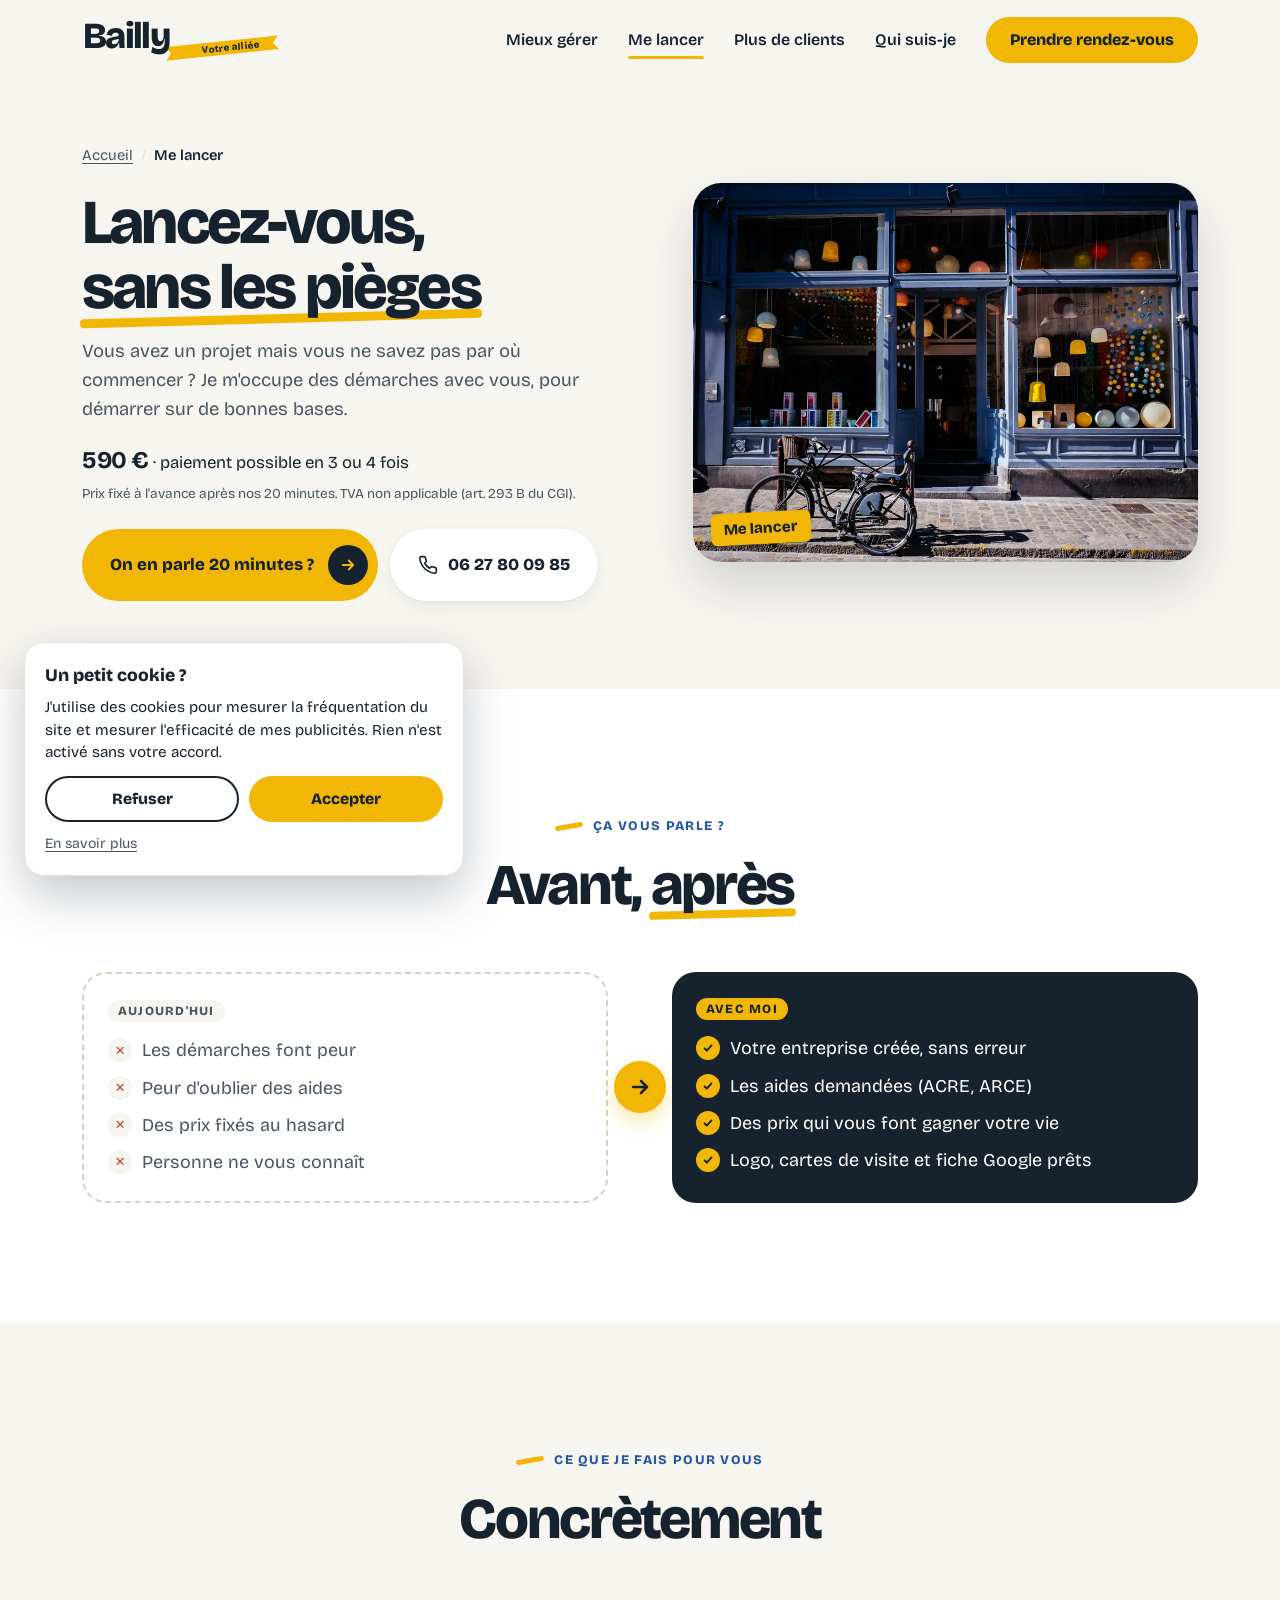
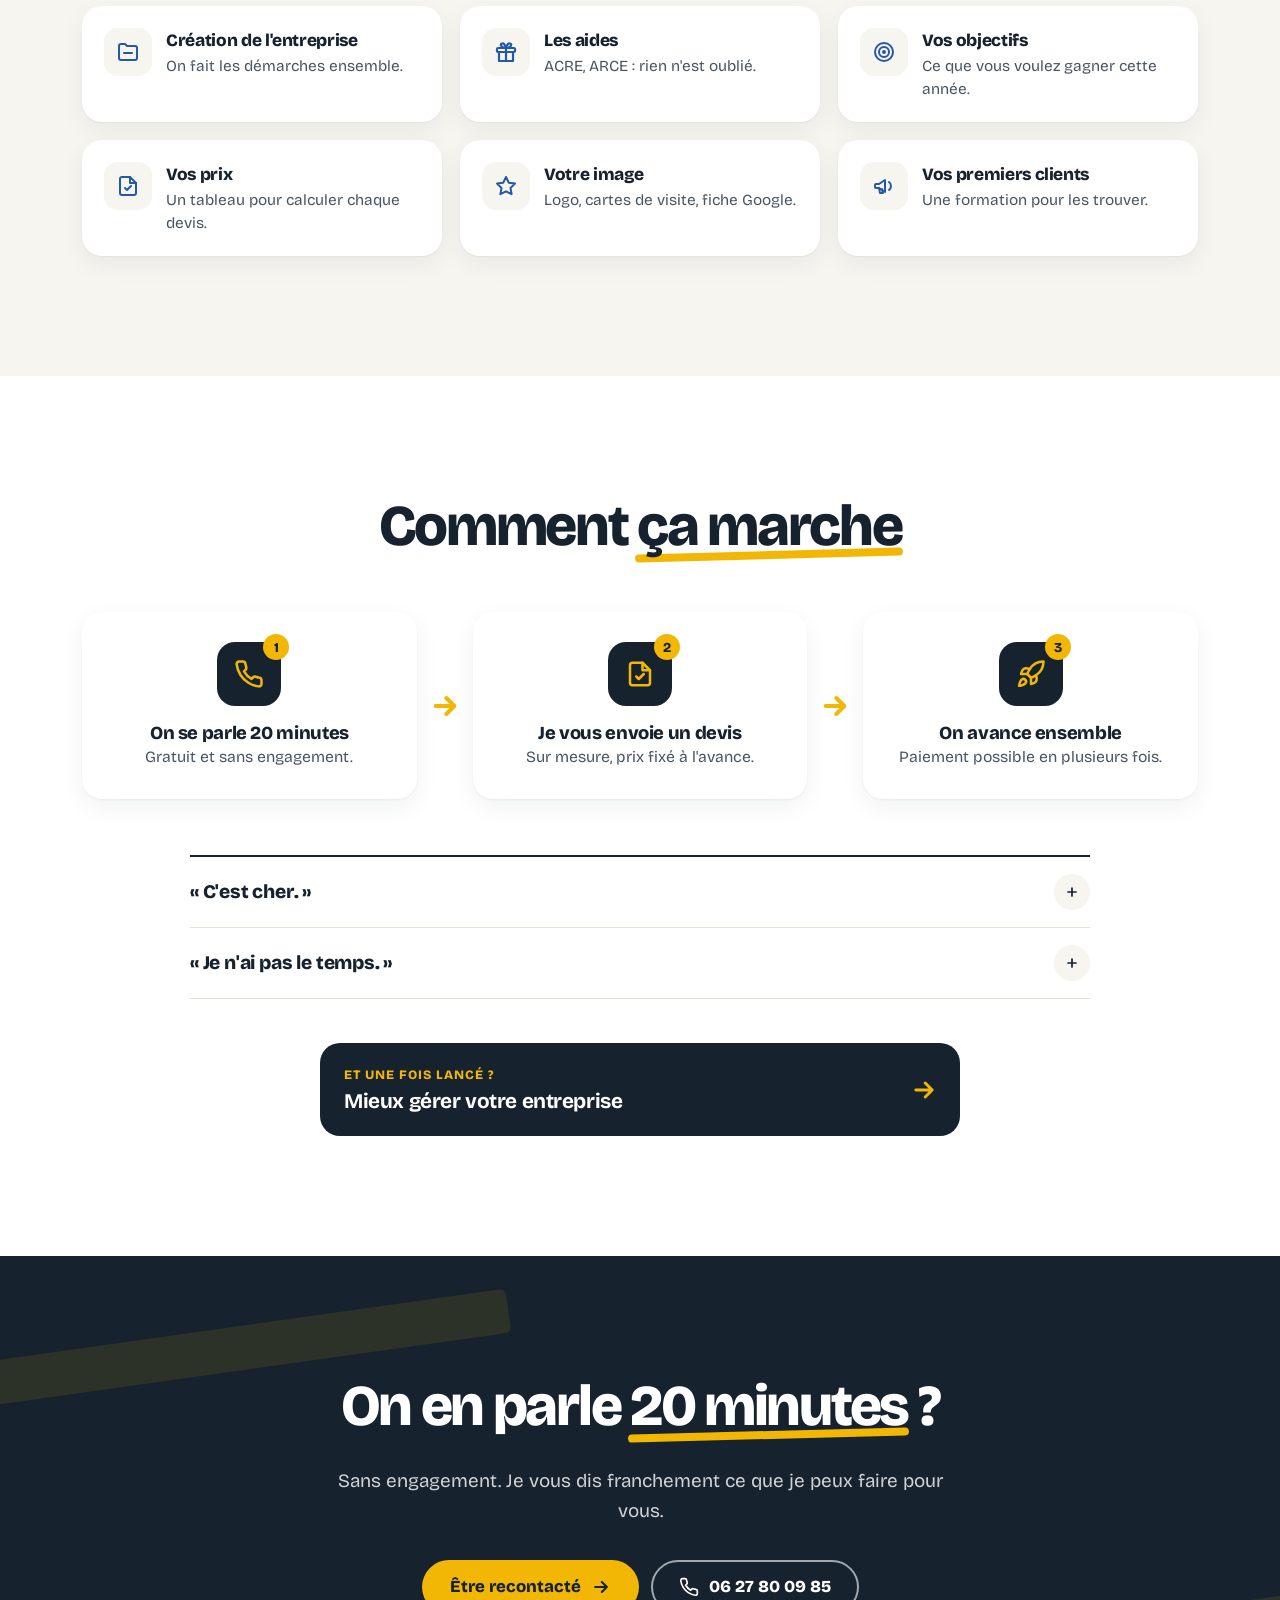
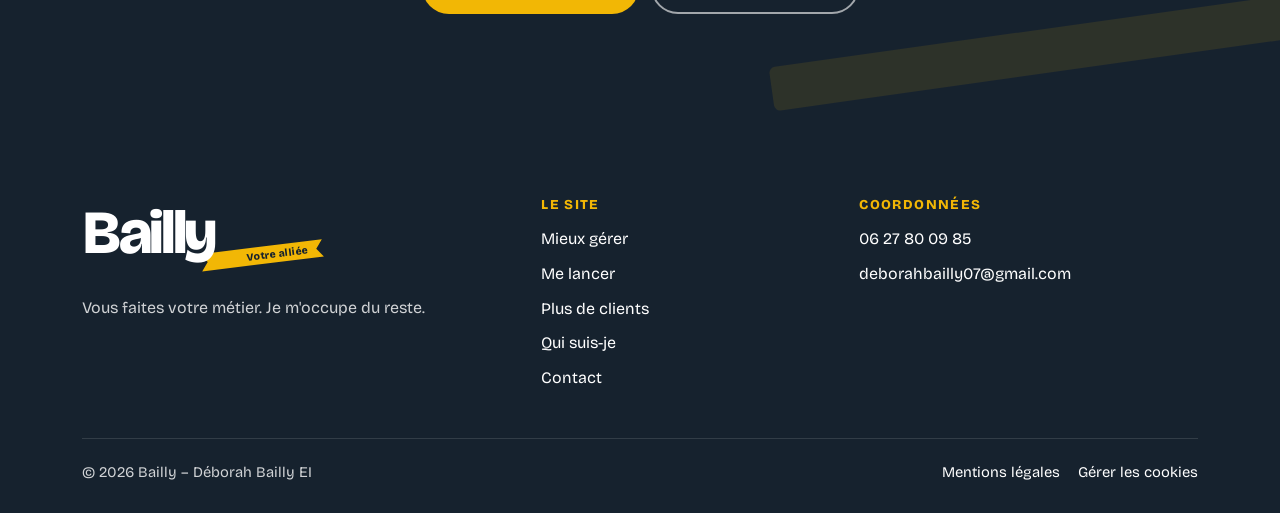
<file: je-me-lance.html>
<!DOCTYPE html>
<html lang="fr">
<head>
<meta charset="utf-8">
<meta name="viewport" content="width=device-width, initial-scale=1">
<title>Créer son entreprise sans les pièges – Bailly Gestion</title>
<meta name="description" content="Vous avez un projet ? Création de votre entreprise, aides ACRE et ARCE, bons prix dès le premier devis, logo et fiche Google. Déborah vous accompagne à chaque étape.">
<link rel="canonical" href="https://www.bailly-gestion.fr/je-me-lance.html">
<meta name="theme-color" content="#16222E">
<meta property="og:type" content="website">
<meta property="og:locale" content="fr_FR">
<meta property="og:site_name" content="Bailly">
<meta property="og:title" content="Me lancer – Bailly, votre alliée">
<meta property="og:description" content="Vous avez un projet ? Création de votre entreprise, aides ACRE et ARCE, bons prix dès le premier devis, logo et fiche Google. Déborah vous accompagne à chaque étape.">
<meta property="og:url" content="https://www.bailly-gestion.fr/je-me-lance.html">
<meta property="og:image" content="https://www.bailly-gestion.fr/partage.jpg">
<meta property="og:image:width" content="1200">
<meta property="og:image:height" content="630">
<meta property="og:image:alt" content="Bailly, votre alliée – Vous faites votre métier. Je m'occupe du reste.">
<meta name="twitter:card" content="summary_large_image">
<link rel="icon" type="image/svg+xml" href="favicon.svg">
<link rel="preconnect" href="https://fonts.googleapis.com">
<link rel="preconnect" href="https://fonts.gstatic.com" crossorigin>
<link href="https://fonts.googleapis.com/css2?family=Bricolage+Grotesque:opsz,wght@12..96,400;12..96,600;12..96,800&display=swap" rel="stylesheet">
<link rel="stylesheet" href="style.css?v=mx0n3xmi">
<script>document.documentElement.classList.add('js');</script>
<script type="application/ld+json">
{
  "@context": "https://schema.org",
  "@type": "Service",
  "name": "Me lancer",
  "description": "Vous avez un projet ? Création de votre entreprise, aides ACRE et ARCE, bons prix dès le premier devis, logo et fiche Google. Déborah vous accompagne à chaque étape.",
  "url": "https://www.bailly-gestion.fr/je-me-lance.html",
  "provider": {
    "@type": "ProfessionalService",
    "@id": "https://www.bailly-gestion.fr/#entreprise",
    "name": "Bailly",
    "telephone": "+33627800985"
  },
  "areaServed": [
    {
      "@type": "Country",
      "name": "France"
    }
  ]
}
</script>
</head>
<body>
<svg width="0" height="0" style="position:absolute" aria-hidden="true" focusable="false">
  <defs>
    <!-- Logo principal : « Bailly » + ruban jaune « Votre alliée » derrière le y -->
    <symbol id="logo-principal" viewBox="0 0 366 122">
      <g transform="rotate(-7 270 86)">
        <polygon points="178,73 362,73 352,86 362,99 178,99 188,86" fill="#F2B705"/>
        <text x="293" y="91.5" text-anchor="middle" font-family="'Bricolage Grotesque', system-ui, sans-serif" font-weight="800" font-size="15.5" letter-spacing=".6" fill="#16222E">Votre alliée</text>
      </g>
      <text x="2" y="82" font-family="'Bricolage Grotesque', system-ui, sans-serif" font-weight="800" font-size="92" letter-spacing="-4" fill="currentColor">Bailly</text>
    </symbol>
    <!-- Logo en ligne (en-tête) -->
    <symbol id="logo-ligne" viewBox="0 0 250 56">
      <g transform="rotate(-6 176 38)">
        <polygon points="104,29 246,29 239,37.5 246,46 104,46 111,37.5" fill="#F2B705"/>
        <text x="186" y="41.6" text-anchor="middle" font-family="'Bricolage Grotesque', system-ui, sans-serif" font-weight="800" font-size="12" letter-spacing=".3" fill="#16222E">Votre alliée</text>
      </g>
      <text x="1" y="38" font-family="'Bricolage Grotesque', system-ui, sans-serif" font-weight="800" font-size="46" letter-spacing="-2" fill="currentColor">Bailly</text>
    </symbol>

    <symbol id="i-tel" viewBox="0 0 24 24"><path fill="none" stroke="currentColor" stroke-width="2" stroke-linecap="round" stroke-linejoin="round" d="M22 16.9v3a2 2 0 0 1-2.2 2 19.8 19.8 0 0 1-8.6-3.1 19.5 19.5 0 0 1-6-6A19.8 19.8 0 0 1 2.1 4.2 2 2 0 0 1 4.1 2h3a2 2 0 0 1 2 1.7c.1 1 .4 1.9.7 2.8a2 2 0 0 1-.5 2.1L8 9.9a16 16 0 0 0 6 6l1.3-1.3a2 2 0 0 1 2.1-.4c.9.3 1.8.6 2.8.7a2 2 0 0 1 1.8 2z"/></symbol>
    <symbol id="i-mail" viewBox="0 0 24 24"><g fill="none" stroke="currentColor" stroke-width="2" stroke-linecap="round" stroke-linejoin="round"><rect x="2" y="4" width="20" height="16" rx="3"/><path d="M3 6l9 7 9-7"/></g></symbol>
    <symbol id="i-lieu" viewBox="0 0 24 24"><g fill="none" stroke="currentColor" stroke-width="2" stroke-linecap="round" stroke-linejoin="round"><path d="M12 22s-7-6.2-7-12a7 7 0 0 1 14 0c0 5.8-7 12-7 12z"/><circle cx="12" cy="10" r="2.5"/></g></symbol>
    <symbol id="i-fleche" viewBox="0 0 24 24"><path fill="none" stroke="currentColor" stroke-width="2.5" stroke-linecap="round" stroke-linejoin="round" d="M5 12h14M13 6l6 6-6 6"/></symbol>
    <symbol id="i-soleil" viewBox="0 0 24 24"><g fill="none" stroke="currentColor" stroke-width="2" stroke-linecap="round"><circle cx="12" cy="12" r="4"/><path d="M12 2v2M12 20v2M4.9 4.9l1.4 1.4M17.7 17.7l1.4 1.4M2 12h2M20 12h2M4.9 19.1l1.4-1.4M17.7 6.3l1.4-1.4"/></g></symbol>
    <symbol id="i-lune" viewBox="0 0 24 24"><path fill="none" stroke="currentColor" stroke-width="2" stroke-linecap="round" stroke-linejoin="round" d="M21 12.8A9 9 0 1 1 11.2 3a7 7 0 0 0 9.8 9.8z"/></symbol>
    <symbol id="i-calendrier" viewBox="0 0 24 24"><g fill="none" stroke="currentColor" stroke-width="2" stroke-linecap="round" stroke-linejoin="round"><rect x="3" y="4" width="18" height="18" rx="3"/><path d="M16 2v4M8 2v4M3 10h18M9 15h6"/></g></symbol>
    <symbol id="i-etiquette" viewBox="0 0 24 24"><g fill="none" stroke="currentColor" stroke-width="2" stroke-linecap="round" stroke-linejoin="round"><path d="M20.6 13.4l-7.2 7.2a2 2 0 0 1-2.8 0L2 12V2h10l8.6 8.6a2 2 0 0 1 0 2.8z"/><circle cx="7" cy="7" r="1.5"/></g></symbol>
    <symbol id="i-libre" viewBox="0 0 24 24"><g fill="none" stroke="currentColor" stroke-width="2" stroke-linecap="round" stroke-linejoin="round"><rect x="3" y="11" width="18" height="11" rx="3"/><path d="M7 11V7a5 5 0 0 1 9.9-1"/></g></symbol>
    <symbol id="i-patron" viewBox="0 0 24 24"><g fill="none" stroke="currentColor" stroke-width="2" stroke-linecap="round" stroke-linejoin="round"><path d="M3 20h18"/><path d="M4 16l2-9 4 4 2-6 2 6 4-4 2 9z"/></g></symbol>
    <symbol id="i-main" viewBox="0 0 24 24"><g fill="none" stroke="currentColor" stroke-width="2" stroke-linecap="round" stroke-linejoin="round"><circle cx="8" cy="8" r="3.5"/><circle cx="17" cy="9" r="2.8"/><path d="M2 20a6 6 0 0 1 12 0M14.5 15.2A5 5 0 0 1 22 19.5"/></g></symbol>
    <symbol id="i-coche" viewBox="0 0 24 24"><path fill="none" stroke="currentColor" stroke-width="3" stroke-linecap="round" stroke-linejoin="round" d="M5 12.5l4.5 4.5L19 7.5"/></symbol>
    <symbol id="i-carte" viewBox="0 0 24 24"><g fill="none" stroke="currentColor" stroke-width="2" stroke-linecap="round" stroke-linejoin="round"><rect x="2" y="5" width="20" height="14" rx="3"/><path d="M2 10h20M6 15h4"/></g></symbol>
    <symbol id="i-facture" viewBox="0 0 24 24"><g fill="none" stroke="currentColor" stroke-width="2" stroke-linecap="round" stroke-linejoin="round"><path d="M6 2h9l5 5v13a2 2 0 0 1-2 2H6a2 2 0 0 1-2-2V4a2 2 0 0 1 2-2z"/><path d="M14 2v6h6M8 13h8M8 17h5"/></g></symbol>
    <symbol id="i-cadeau" viewBox="0 0 24 24"><g fill="none" stroke="currentColor" stroke-width="2.2" stroke-linecap="round" stroke-linejoin="round"><rect x="3" y="8" width="18" height="4" rx="1"/><path d="M5 12v9h14v-9M12 8v13M12 8S10.5 3 8 3.5 7 8 12 8zM12 8s1.5-5 4-4.5S17 8 12 8z"/></g></symbol>
    <symbol id="i-personne" viewBox="0 0 24 24"><g fill="none" stroke="currentColor" stroke-width="1.6" stroke-linecap="round"><circle cx="12" cy="8" r="4"/><path d="M4 21a8 8 0 0 1 16 0"/></g></symbol>
    <symbol id="i-lecture" viewBox="0 0 24 24"><path fill="currentColor" d="M7 4.5v15l12-7.5z"/></symbol>
    <symbol id="i-burger" viewBox="0 0 24 24"><path fill="none" stroke="currentColor" stroke-width="2.5" stroke-linecap="round" d="M4 7h16M4 12h16M4 17h16"/></symbol>
    <symbol id="i-croix" viewBox="0 0 24 24"><path fill="none" stroke="currentColor" stroke-width="2.5" stroke-linecap="round" d="M6 6l12 12M18 6L6 18"/></symbol>
    <symbol id="i-devis" viewBox="0 0 24 24"><g fill="none" stroke="currentColor" stroke-width="2" stroke-linecap="round" stroke-linejoin="round"><path d="M14 3H6a2 2 0 0 0-2 2v14a2 2 0 0 0 2 2h12a2 2 0 0 0 2-2V9z"/><path d="M14 3v6h6M9 14l2 2 4-4"/></g></symbol>
    <symbol id="i-boite" viewBox="0 0 24 24"><g fill="none" stroke="currentColor" stroke-width="2" stroke-linecap="round" stroke-linejoin="round"><path d="M21 8l-9-5-9 5v8l9 5 9-5z"/><path d="M3 8l9 5 9-5M12 13v8"/></g></symbol>
    <symbol id="i-panier" viewBox="0 0 24 24"><g fill="none" stroke="currentColor" stroke-width="2" stroke-linecap="round" stroke-linejoin="round"><circle cx="9" cy="20" r="1.5"/><circle cx="18" cy="20" r="1.5"/><path d="M2 3h3l2.7 12.4a2 2 0 0 0 2 1.6h8.6a2 2 0 0 0 2-1.6L22 7H6"/></g></symbol>
    <symbol id="i-graph" viewBox="0 0 24 24"><g fill="none" stroke="currentColor" stroke-width="2" stroke-linecap="round" stroke-linejoin="round"><path d="M3 3v18h18"/><path d="M7 15l4-4 3 3 6-7"/></g></symbol>
    <symbol id="i-globe" viewBox="0 0 24 24"><g fill="none" stroke="currentColor" stroke-width="2" stroke-linecap="round" stroke-linejoin="round"><circle cx="12" cy="12" r="9"/><path d="M3 12h18M12 3a14 14 0 0 1 0 18M12 3a14 14 0 0 0 0 18"/></g></symbol>
    <symbol id="i-boutique" viewBox="0 0 24 24"><g fill="none" stroke="currentColor" stroke-width="2" stroke-linecap="round" stroke-linejoin="round"><path d="M3 9l1.5-5h15L21 9M3 9v11h18V9M3 9h18"/><path d="M9 20v-6h6v6"/></g></symbol>
    <symbol id="i-dossier" viewBox="0 0 24 24"><g fill="none" stroke="currentColor" stroke-width="2" stroke-linecap="round" stroke-linejoin="round"><path d="M3 6a2 2 0 0 1 2-2h4l2 2h8a2 2 0 0 1 2 2v10a2 2 0 0 1-2 2H5a2 2 0 0 1-2-2z"/><path d="M8 13h8"/></g></symbol>
    <symbol id="i-mobile" viewBox="0 0 24 24"><g fill="none" stroke="currentColor" stroke-width="2" stroke-linecap="round" stroke-linejoin="round"><rect x="6" y="2" width="12" height="20" rx="3"/><path d="M10 18h4M9 12l2-2 2 2 2-3"/></g></symbol>
    <symbol id="i-recu" viewBox="0 0 24 24"><g fill="none" stroke="currentColor" stroke-width="2" stroke-linecap="round" stroke-linejoin="round"><path d="M5 2h14v20l-3-2-2 2-2-2-2 2-2-2-3 2z"/><path d="M9 7h6M9 11h6M9 15h4"/></g></symbol>
    <symbol id="i-engrenage" viewBox="0 0 24 24"><g fill="none" stroke="currentColor" stroke-width="2" stroke-linecap="round" stroke-linejoin="round"><circle cx="12" cy="12" r="3"/><path d="M19.4 15a1.7 1.7 0 0 0 .3 1.8l.1.1a2 2 0 1 1-2.8 2.8l-.1-.1a1.7 1.7 0 0 0-1.8-.3 1.7 1.7 0 0 0-1 1.5V21a2 2 0 1 1-4 0v-.1a1.7 1.7 0 0 0-1.1-1.5 1.7 1.7 0 0 0-1.8.3l-.1.1a2 2 0 1 1-2.8-2.8l.1-.1a1.7 1.7 0 0 0 .3-1.8 1.7 1.7 0 0 0-1.5-1H3a2 2 0 1 1 0-4h.1a1.7 1.7 0 0 0 1.5-1.1 1.7 1.7 0 0 0-.3-1.8l-.1-.1a2 2 0 1 1 2.8-2.8l.1.1a1.7 1.7 0 0 0 1.8.3H9a1.7 1.7 0 0 0 1-1.5V3a2 2 0 1 1 4 0v.1a1.7 1.7 0 0 0 1 1.5 1.7 1.7 0 0 0 1.8-.3l.1-.1a2 2 0 1 1 2.8 2.8l-.1.1a1.7 1.7 0 0 0-.3 1.8V9a1.7 1.7 0 0 0 1.5 1H21a2 2 0 1 1 0 4h-.1a1.7 1.7 0 0 0-1.5 1z"/></g></symbol>
    <symbol id="i-fusee" viewBox="0 0 24 24"><g fill="none" stroke="currentColor" stroke-width="2" stroke-linecap="round" stroke-linejoin="round"><path d="M4.5 16.5c-1.5 1.3-2 5-2 5s3.7-.5 5-2c.7-.8.7-2.1-.1-2.9a2.2 2.2 0 0 0-2.9-.1z"/><path d="M12 15l-3-3a22 22 0 0 1 2-3.9A12.9 12.9 0 0 1 22 2c0 2.7-.8 7.5-6 11a22.4 22.4 0 0 1-4 2z"/><path d="M9 12H4s.6-3 2-4c1.6-1.1 5 0 5 0M12 15v5s3-.6 4-2c1.1-1.6 0-5 0-5"/></g></symbol>
    <symbol id="i-cible" viewBox="0 0 24 24"><g fill="none" stroke="currentColor" stroke-width="2" stroke-linecap="round" stroke-linejoin="round"><circle cx="12" cy="12" r="9"/><circle cx="12" cy="12" r="5"/><circle cx="12" cy="12" r="1"/></g></symbol>
    <symbol id="i-megaphone" viewBox="0 0 24 24"><g fill="none" stroke="currentColor" stroke-width="2" stroke-linecap="round" stroke-linejoin="round"><path d="M3 11v2a1 1 0 0 0 1 1h3l6 4V6L7 10H4a1 1 0 0 0-1 1z"/><path d="M17 8a5 5 0 0 1 0 8M7 14l1 5h3l-1-4"/></g></symbol>
    <symbol id="i-etoile" viewBox="0 0 24 24"><path fill="none" stroke="currentColor" stroke-width="2" stroke-linejoin="round" d="M12 3l2.8 5.7 6.2.9-4.5 4.4 1.1 6.2L12 17.3 6.4 20.2l1.1-6.2L3 9.6l6.2-.9z"/></symbol>
  </defs>
</svg>
<a class="saut" href="#contenu">Aller au contenu</a>

<header class="entete" id="entete">
  <div class="conteneur">
    <a class="logo-lien" href="index.html" aria-label="Bailly, votre alliée – accueil">
      <svg class="logo-ligne" viewBox="0 0 250 56" aria-hidden="true"><use href="#logo-ligne"/></svg>
    </a>
    <nav class="nav-principale" aria-label="Menu principal">
      <a href="mieux-gerer.html">Mieux gérer</a>
      <a href="je-me-lance.html" aria-current="page">Me lancer</a>
      <a href="plus-de-clients.html">Plus de clients</a>
      <a href="qui-suis-je.html">Qui suis-je</a>
      <a class="btn btn-jaune" href="contact.html">Prendre rendez-vous</a>
    </nav>
    <div class="actions-mobile">
      <a class="btn-rond btn-appel" href="tel:+33627800985" aria-label="Appeler Déborah au 06 27 80 09 85">
        <svg aria-hidden="true"><use href="#i-tel"/></svg>
      </a>
      <button class="btn-rond btn-burger" id="burger" type="button" aria-expanded="false" aria-controls="menu-mobile" aria-label="Ouvrir le menu">
        <svg class="ferme-icone" aria-hidden="true"><use href="#i-burger"/></svg>
        <svg class="ouvert-icone" aria-hidden="true"><use href="#i-croix"/></svg>
      </button>
    </div>
  </div>
</header>

<nav class="menu-mobile" id="menu-mobile" aria-label="Menu mobile" hidden>
  <a href="mieux-gerer.html">Mieux gérer</a>
  <a href="je-me-lance.html" aria-current="page">Me lancer</a>
  <a href="plus-de-clients.html">Plus de clients</a>
  <a href="qui-suis-je.html">Qui suis-je</a>
  <a href="contact.html">Contact</a>
  <a class="btn btn-jaune" href="contact.html">Prendre rendez-vous</a>
</nav>

<main id="contenu">
<section class="offre-tete">
  <div class="conteneur offre-tete-grille">
    <div>
      <nav class="fil" aria-label="Fil d'Ariane"><ol><li><a href="index.html">Accueil</a></li><li><span aria-current="page">Me lancer</span></li></ol></nav>
      <h1>Lancez-vous, <span class="souligne">sans les pièges</span></h1>
      <p class="intro">Vous avez un projet mais vous ne savez pas par où commencer&nbsp;? Je m'occupe des démarches avec vous, pour démarrer sur de bonnes bases.</p>
      <p class="offre-tete-prix"><strong>590&nbsp;€</strong> · paiement possible en 3 ou 4 fois<small>Prix fixé à l'avance après nos 20 minutes. TVA non applicable (art. 293 B du CGI).</small></p>
      <div class="boutons">
        <a class="btn btn-jaune btn-rond-fleche" href="contact.html?offre=Me%20lancer">On en parle 20&nbsp;minutes&nbsp;? <span class="rond" aria-hidden="true"><svg><use href="#i-fleche"/></svg></span></a>
        <a class="btn btn-blanc" href="tel:+33627800985"><svg aria-hidden="true"><use href="#i-tel"/></svg>06 27 80 09 85</a>
      </div>
    </div>
    <div class="offre-tete-photo">
      <picture><source type="image/webp" srcset="photo-me-lancer.webp"><img src="photo-me-lancer.jpg" alt="Devanture d'une boutique colorée" width="960" height="720" fetchpriority="high"></picture>
      <span class="etiquette">Me lancer</span>
    </div>
  </div>
</section>

<section class="section" aria-labelledby="titre-aa">
  <div class="conteneur">
    <div class="titre-centre">
      <p class="repere">Ça vous parle&nbsp;?</p>
      <h2 id="titre-aa" class="apparait">Avant, <span class="souligne">après</span></h2>
    </div>
    <div class="avant-apres apparait">
      <div class="aa-col aa-avant">
        <h3><span>Aujourd'hui</span></h3>
        <ul>
          <li>Les démarches font peur</li>
          <li>Peur d'oublier des aides</li>
          <li>Des prix fixés au hasard</li>
          <li>Personne ne vous connaît</li>
        </ul>
      </div>
      <div class="aa-fleche" aria-hidden="true"><span><svg><use href="#i-fleche"/></svg></span></div>
      <div class="aa-col aa-apres">
        <h3><span>Avec moi</span></h3>
        <ul>
          <li>Votre entreprise créée, sans erreur</li>
          <li>Les aides demandées (ACRE, ARCE)</li>
          <li>Des prix qui vous font gagner votre vie</li>
          <li>Logo, cartes de visite et fiche Google prêts</li>
        </ul>
      </div>
    </div>
  </div>
</section>

<section class="section creme" aria-labelledby="titre-quoi">
  <div class="conteneur">
    <div class="titre-centre">
      <p class="repere">Ce que je fais pour vous</p>
      <h2 id="titre-quoi" class="apparait">Concrètement</h2>
    </div>
    <ul class="tuiles">
      <li class="tuile apparait"><span class="tuile-ico" aria-hidden="true"><svg><use href="#i-dossier"/></svg></span><div><h3>Création de l'entreprise</h3><p>On fait les démarches ensemble.</p></div></li>
      <li class="tuile apparait"><span class="tuile-ico" aria-hidden="true"><svg><use href="#i-cadeau"/></svg></span><div><h3>Les aides</h3><p>ACRE, ARCE&nbsp;: rien n'est oublié.</p></div></li>
      <li class="tuile apparait"><span class="tuile-ico" aria-hidden="true"><svg><use href="#i-cible"/></svg></span><div><h3>Vos objectifs</h3><p>Ce que vous voulez gagner cette année.</p></div></li>
      <li class="tuile apparait"><span class="tuile-ico" aria-hidden="true"><svg><use href="#i-devis"/></svg></span><div><h3>Vos prix</h3><p>Un tableau pour calculer chaque devis.</p></div></li>
      <li class="tuile apparait"><span class="tuile-ico" aria-hidden="true"><svg><use href="#i-etoile"/></svg></span><div><h3>Votre image</h3><p>Logo, cartes de visite, fiche Google.</p></div></li>
      <li class="tuile apparait"><span class="tuile-ico" aria-hidden="true"><svg><use href="#i-megaphone"/></svg></span><div><h3>Vos premiers clients</h3><p>Une formation pour les trouver.</p></div></li>
    </ul>
  </div>
</section>

<section class="section" aria-labelledby="titre-schema">
  <div class="conteneur">
    <div class="titre-centre">
      <h2 id="titre-schema" class="apparait">Comment <span class="souligne">ça marche</span></h2>
    </div>
    <ol class="schema">
      <li class="schema-etape apparait"><span class="schema-ico" aria-hidden="true"><svg><use href="#i-tel"/></svg></span><div><h3>On se parle 20 minutes</h3><p>Gratuit et sans engagement.</p></div></li>
      <li class="schema-etape apparait"><span class="schema-ico" aria-hidden="true"><svg><use href="#i-devis"/></svg></span><div><h3>Je vous envoie un devis</h3><p>Sur mesure, prix fixé à l'avance.</p></div></li>
      <li class="schema-etape apparait"><span class="schema-ico" aria-hidden="true"><svg><use href="#i-fusee"/></svg></span><div><h3>On avance ensemble</h3><p>Paiement possible en plusieurs fois.</p></div></li>
    </ol>
    <div class="faq apparait" style="margin:56px auto 0">
      <details><summary>«&nbsp;C'est cher.&nbsp;»</summary><div class="reponse"><p>Un devis mal calculé peut coûter bien plus que mon accompagnement, et sur un seul chantier ou une seule commande. Et vous pouvez payer en 3 ou 4 fois.</p></div></details>
      <details><summary>«&nbsp;Je n'ai pas le temps.&nbsp;»</summary><div class="reponse"><p>C'est justement le but&nbsp;: vous en faire gagner.</p></div></details>
    </div>
    <a class="suivant apparait" href="mieux-gerer.html" style="margin:44px auto 0;max-width:640px">
      <small>Et une fois lancé&nbsp;?</small>
      <strong>Mieux gérer votre entreprise</strong>
      <svg aria-hidden="true"><use href="#i-fleche"/></svg>
    </a>
  </div>
</section>

<section class="section nuit appel" aria-labelledby="titre-appel">
  <div class="conteneur">
    <h2 id="titre-appel" class="apparait">On en parle <span class="souligne">20 minutes</span>&nbsp;?</h2>
    <p class="intro">Sans engagement. Je vous dis franchement ce que je peux faire pour vous.</p>
    <div class="boutons">
      <a class="btn btn-jaune" href="contact.html?offre=Me%20lancer">Être recontacté <svg aria-hidden="true"><use href="#i-fleche"/></svg></a>
      <a class="btn btn-contour" href="tel:+33627800985"><svg aria-hidden="true"><use href="#i-tel"/></svg>06 27 80 09 85</a>
    </div>
  </div>
</section>
</main>

<footer class="pied">
  <div class="conteneur">
    <div class="pied-grille">
      <div>
        <svg class="logo-principal" viewBox="0 0 366 122" role="img" aria-label="Bailly, votre alliée"><use href="#logo-principal"/></svg>
        <p>Vous faites votre métier. Je m'occupe du reste.</p>
      </div>
      <nav aria-label="Plan du site">
        <h2>Le site</h2>
        <ul>
          <li><a href="mieux-gerer.html">Mieux gérer</a></li>
          <li><a href="je-me-lance.html">Me lancer</a></li>
          <li><a href="plus-de-clients.html">Plus de clients</a></li>
          <li><a href="qui-suis-je.html">Qui suis-je</a></li>
          <li><a href="contact.html">Contact</a></li>
        </ul>
      </nav>
      <div>
        <h2>Coordonnées</h2>
        <ul>
          <li><a href="tel:+33627800985">06 27 80 09 85</a></li>
          <li><a href="mailto:deborahbailly07@gmail.com">deborahbailly07@gmail.com</a></li>
        </ul>
      </div>
    </div>
    <div class="pied-bas">
      <span>© 2026 Bailly – Déborah Bailly EI</span>
      <span class="pied-liens"><a href="mentions-legales.html">Mentions légales</a><button class="btn-lien-pied" type="button" id="cookies-gerer" hidden>Gérer les cookies</button></span>
    </div>
  </div>
</footer>

<!-- Bandeau cookies (affiché seulement si un outil de suivi est configuré dans build.js) -->
<div class="cookies" id="cookies" role="dialog" aria-live="polite" aria-labelledby="cookies-titre" hidden>
  <p id="cookies-titre" class="cookies-titre">Un petit cookie&nbsp;?</p>
  <p>J'utilise des cookies pour mesurer la fréquentation du site et mesurer l'efficacité de mes publicités. Rien n'est activé sans votre accord.</p>
  <div class="cookies-boutons">
    <button class="btn btn-contour" type="button" id="cookies-refuser">Refuser</button>
    <button class="btn btn-jaune" type="button" id="cookies-accepter">Accepter</button>
  </div>
  <a href="mentions-legales.html#cookies">En savoir plus</a>
</div>
<script>window.BAILLY_SUIVI={"ga":"G-13XDQPNH9B","ads":""};</script>
<script src="main.js?v=mx0n3xmi" defer></script>
</body>
</html>
</file>
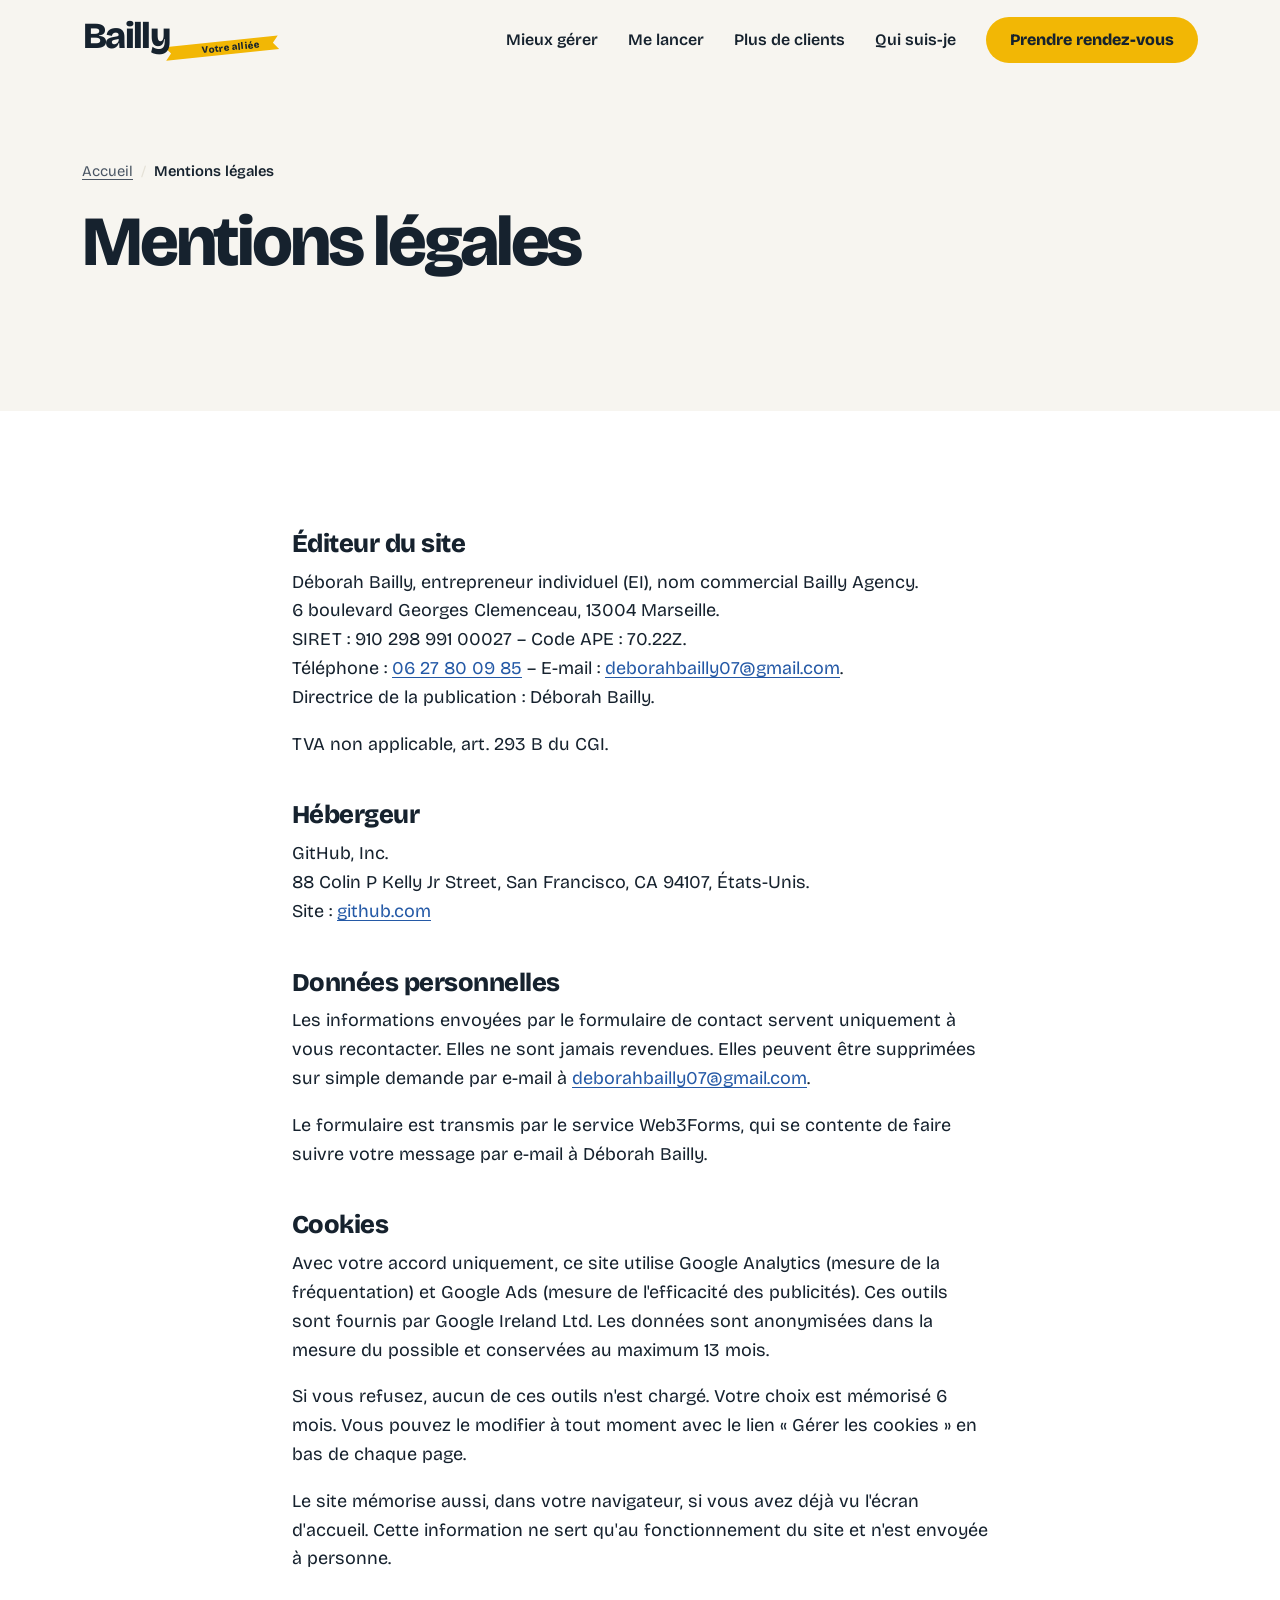
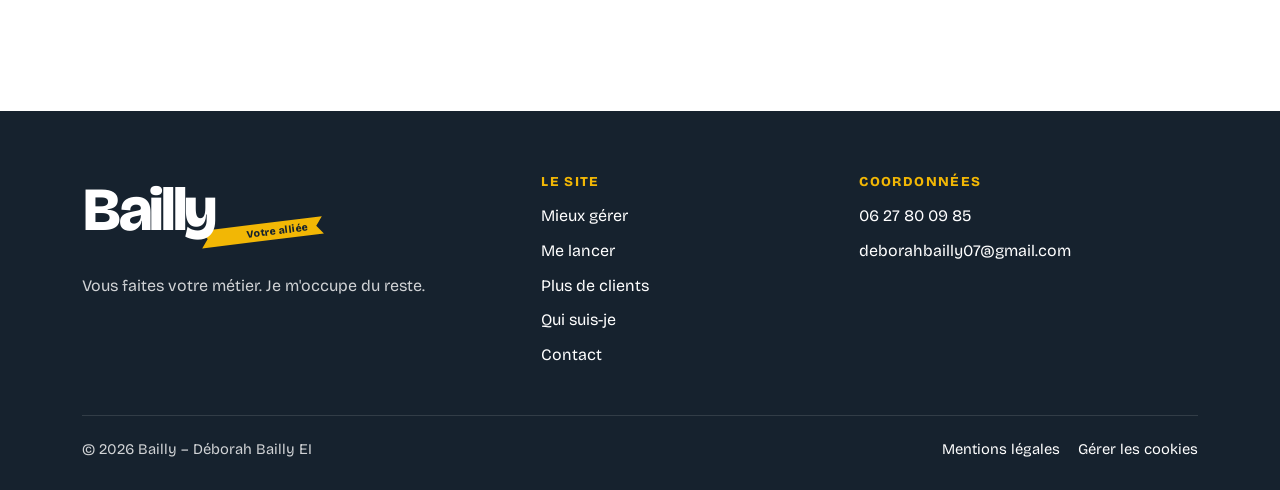
<file: mentions-legales.html>
<!DOCTYPE html>
<html lang="fr">
<head>
<meta charset="utf-8">
<meta name="viewport" content="width=device-width, initial-scale=1">
<title>Mentions légales – Bailly</title>
<meta name="description" content="Mentions légales et données personnelles du site Bailly.">
<link rel="canonical" href="https://www.bailly-gestion.fr/mentions-legales.html">
<meta name="theme-color" content="#16222E">
<meta property="og:type" content="website">
<meta property="og:locale" content="fr_FR">
<meta property="og:site_name" content="Bailly">
<meta property="og:title" content="Mentions légales – Bailly">
<meta property="og:description" content="Mentions légales et données personnelles du site Bailly.">
<meta property="og:url" content="https://www.bailly-gestion.fr/mentions-legales.html">
<meta property="og:image" content="https://www.bailly-gestion.fr/partage.jpg">
<meta property="og:image:width" content="1200">
<meta property="og:image:height" content="630">
<meta property="og:image:alt" content="Bailly, votre alliée – Vous faites votre métier. Je m'occupe du reste.">
<meta name="twitter:card" content="summary_large_image">
<link rel="icon" type="image/svg+xml" href="favicon.svg">
<link rel="preconnect" href="https://fonts.googleapis.com">
<link rel="preconnect" href="https://fonts.gstatic.com" crossorigin>
<link href="https://fonts.googleapis.com/css2?family=Bricolage+Grotesque:opsz,wght@12..96,400;12..96,600;12..96,800&display=swap" rel="stylesheet">
<link rel="stylesheet" href="style.css?v=mx0n3xmi">
<script>document.documentElement.classList.add('js');</script>

</head>
<body>
<svg width="0" height="0" style="position:absolute" aria-hidden="true" focusable="false">
  <defs>
    <!-- Logo principal : « Bailly » + ruban jaune « Votre alliée » derrière le y -->
    <symbol id="logo-principal" viewBox="0 0 366 122">
      <g transform="rotate(-7 270 86)">
        <polygon points="178,73 362,73 352,86 362,99 178,99 188,86" fill="#F2B705"/>
        <text x="293" y="91.5" text-anchor="middle" font-family="'Bricolage Grotesque', system-ui, sans-serif" font-weight="800" font-size="15.5" letter-spacing=".6" fill="#16222E">Votre alliée</text>
      </g>
      <text x="2" y="82" font-family="'Bricolage Grotesque', system-ui, sans-serif" font-weight="800" font-size="92" letter-spacing="-4" fill="currentColor">Bailly</text>
    </symbol>
    <!-- Logo en ligne (en-tête) -->
    <symbol id="logo-ligne" viewBox="0 0 250 56">
      <g transform="rotate(-6 176 38)">
        <polygon points="104,29 246,29 239,37.5 246,46 104,46 111,37.5" fill="#F2B705"/>
        <text x="186" y="41.6" text-anchor="middle" font-family="'Bricolage Grotesque', system-ui, sans-serif" font-weight="800" font-size="12" letter-spacing=".3" fill="#16222E">Votre alliée</text>
      </g>
      <text x="1" y="38" font-family="'Bricolage Grotesque', system-ui, sans-serif" font-weight="800" font-size="46" letter-spacing="-2" fill="currentColor">Bailly</text>
    </symbol>

    <symbol id="i-tel" viewBox="0 0 24 24"><path fill="none" stroke="currentColor" stroke-width="2" stroke-linecap="round" stroke-linejoin="round" d="M22 16.9v3a2 2 0 0 1-2.2 2 19.8 19.8 0 0 1-8.6-3.1 19.5 19.5 0 0 1-6-6A19.8 19.8 0 0 1 2.1 4.2 2 2 0 0 1 4.1 2h3a2 2 0 0 1 2 1.7c.1 1 .4 1.9.7 2.8a2 2 0 0 1-.5 2.1L8 9.9a16 16 0 0 0 6 6l1.3-1.3a2 2 0 0 1 2.1-.4c.9.3 1.8.6 2.8.7a2 2 0 0 1 1.8 2z"/></symbol>
    <symbol id="i-mail" viewBox="0 0 24 24"><g fill="none" stroke="currentColor" stroke-width="2" stroke-linecap="round" stroke-linejoin="round"><rect x="2" y="4" width="20" height="16" rx="3"/><path d="M3 6l9 7 9-7"/></g></symbol>
    <symbol id="i-lieu" viewBox="0 0 24 24"><g fill="none" stroke="currentColor" stroke-width="2" stroke-linecap="round" stroke-linejoin="round"><path d="M12 22s-7-6.2-7-12a7 7 0 0 1 14 0c0 5.8-7 12-7 12z"/><circle cx="12" cy="10" r="2.5"/></g></symbol>
    <symbol id="i-fleche" viewBox="0 0 24 24"><path fill="none" stroke="currentColor" stroke-width="2.5" stroke-linecap="round" stroke-linejoin="round" d="M5 12h14M13 6l6 6-6 6"/></symbol>
    <symbol id="i-soleil" viewBox="0 0 24 24"><g fill="none" stroke="currentColor" stroke-width="2" stroke-linecap="round"><circle cx="12" cy="12" r="4"/><path d="M12 2v2M12 20v2M4.9 4.9l1.4 1.4M17.7 17.7l1.4 1.4M2 12h2M20 12h2M4.9 19.1l1.4-1.4M17.7 6.3l1.4-1.4"/></g></symbol>
    <symbol id="i-lune" viewBox="0 0 24 24"><path fill="none" stroke="currentColor" stroke-width="2" stroke-linecap="round" stroke-linejoin="round" d="M21 12.8A9 9 0 1 1 11.2 3a7 7 0 0 0 9.8 9.8z"/></symbol>
    <symbol id="i-calendrier" viewBox="0 0 24 24"><g fill="none" stroke="currentColor" stroke-width="2" stroke-linecap="round" stroke-linejoin="round"><rect x="3" y="4" width="18" height="18" rx="3"/><path d="M16 2v4M8 2v4M3 10h18M9 15h6"/></g></symbol>
    <symbol id="i-etiquette" viewBox="0 0 24 24"><g fill="none" stroke="currentColor" stroke-width="2" stroke-linecap="round" stroke-linejoin="round"><path d="M20.6 13.4l-7.2 7.2a2 2 0 0 1-2.8 0L2 12V2h10l8.6 8.6a2 2 0 0 1 0 2.8z"/><circle cx="7" cy="7" r="1.5"/></g></symbol>
    <symbol id="i-libre" viewBox="0 0 24 24"><g fill="none" stroke="currentColor" stroke-width="2" stroke-linecap="round" stroke-linejoin="round"><rect x="3" y="11" width="18" height="11" rx="3"/><path d="M7 11V7a5 5 0 0 1 9.9-1"/></g></symbol>
    <symbol id="i-patron" viewBox="0 0 24 24"><g fill="none" stroke="currentColor" stroke-width="2" stroke-linecap="round" stroke-linejoin="round"><path d="M3 20h18"/><path d="M4 16l2-9 4 4 2-6 2 6 4-4 2 9z"/></g></symbol>
    <symbol id="i-main" viewBox="0 0 24 24"><g fill="none" stroke="currentColor" stroke-width="2" stroke-linecap="round" stroke-linejoin="round"><circle cx="8" cy="8" r="3.5"/><circle cx="17" cy="9" r="2.8"/><path d="M2 20a6 6 0 0 1 12 0M14.5 15.2A5 5 0 0 1 22 19.5"/></g></symbol>
    <symbol id="i-coche" viewBox="0 0 24 24"><path fill="none" stroke="currentColor" stroke-width="3" stroke-linecap="round" stroke-linejoin="round" d="M5 12.5l4.5 4.5L19 7.5"/></symbol>
    <symbol id="i-carte" viewBox="0 0 24 24"><g fill="none" stroke="currentColor" stroke-width="2" stroke-linecap="round" stroke-linejoin="round"><rect x="2" y="5" width="20" height="14" rx="3"/><path d="M2 10h20M6 15h4"/></g></symbol>
    <symbol id="i-facture" viewBox="0 0 24 24"><g fill="none" stroke="currentColor" stroke-width="2" stroke-linecap="round" stroke-linejoin="round"><path d="M6 2h9l5 5v13a2 2 0 0 1-2 2H6a2 2 0 0 1-2-2V4a2 2 0 0 1 2-2z"/><path d="M14 2v6h6M8 13h8M8 17h5"/></g></symbol>
    <symbol id="i-cadeau" viewBox="0 0 24 24"><g fill="none" stroke="currentColor" stroke-width="2.2" stroke-linecap="round" stroke-linejoin="round"><rect x="3" y="8" width="18" height="4" rx="1"/><path d="M5 12v9h14v-9M12 8v13M12 8S10.5 3 8 3.5 7 8 12 8zM12 8s1.5-5 4-4.5S17 8 12 8z"/></g></symbol>
    <symbol id="i-personne" viewBox="0 0 24 24"><g fill="none" stroke="currentColor" stroke-width="1.6" stroke-linecap="round"><circle cx="12" cy="8" r="4"/><path d="M4 21a8 8 0 0 1 16 0"/></g></symbol>
    <symbol id="i-lecture" viewBox="0 0 24 24"><path fill="currentColor" d="M7 4.5v15l12-7.5z"/></symbol>
    <symbol id="i-burger" viewBox="0 0 24 24"><path fill="none" stroke="currentColor" stroke-width="2.5" stroke-linecap="round" d="M4 7h16M4 12h16M4 17h16"/></symbol>
    <symbol id="i-croix" viewBox="0 0 24 24"><path fill="none" stroke="currentColor" stroke-width="2.5" stroke-linecap="round" d="M6 6l12 12M18 6L6 18"/></symbol>
    <symbol id="i-devis" viewBox="0 0 24 24"><g fill="none" stroke="currentColor" stroke-width="2" stroke-linecap="round" stroke-linejoin="round"><path d="M14 3H6a2 2 0 0 0-2 2v14a2 2 0 0 0 2 2h12a2 2 0 0 0 2-2V9z"/><path d="M14 3v6h6M9 14l2 2 4-4"/></g></symbol>
    <symbol id="i-boite" viewBox="0 0 24 24"><g fill="none" stroke="currentColor" stroke-width="2" stroke-linecap="round" stroke-linejoin="round"><path d="M21 8l-9-5-9 5v8l9 5 9-5z"/><path d="M3 8l9 5 9-5M12 13v8"/></g></symbol>
    <symbol id="i-panier" viewBox="0 0 24 24"><g fill="none" stroke="currentColor" stroke-width="2" stroke-linecap="round" stroke-linejoin="round"><circle cx="9" cy="20" r="1.5"/><circle cx="18" cy="20" r="1.5"/><path d="M2 3h3l2.7 12.4a2 2 0 0 0 2 1.6h8.6a2 2 0 0 0 2-1.6L22 7H6"/></g></symbol>
    <symbol id="i-graph" viewBox="0 0 24 24"><g fill="none" stroke="currentColor" stroke-width="2" stroke-linecap="round" stroke-linejoin="round"><path d="M3 3v18h18"/><path d="M7 15l4-4 3 3 6-7"/></g></symbol>
    <symbol id="i-globe" viewBox="0 0 24 24"><g fill="none" stroke="currentColor" stroke-width="2" stroke-linecap="round" stroke-linejoin="round"><circle cx="12" cy="12" r="9"/><path d="M3 12h18M12 3a14 14 0 0 1 0 18M12 3a14 14 0 0 0 0 18"/></g></symbol>
    <symbol id="i-boutique" viewBox="0 0 24 24"><g fill="none" stroke="currentColor" stroke-width="2" stroke-linecap="round" stroke-linejoin="round"><path d="M3 9l1.5-5h15L21 9M3 9v11h18V9M3 9h18"/><path d="M9 20v-6h6v6"/></g></symbol>
    <symbol id="i-dossier" viewBox="0 0 24 24"><g fill="none" stroke="currentColor" stroke-width="2" stroke-linecap="round" stroke-linejoin="round"><path d="M3 6a2 2 0 0 1 2-2h4l2 2h8a2 2 0 0 1 2 2v10a2 2 0 0 1-2 2H5a2 2 0 0 1-2-2z"/><path d="M8 13h8"/></g></symbol>
    <symbol id="i-mobile" viewBox="0 0 24 24"><g fill="none" stroke="currentColor" stroke-width="2" stroke-linecap="round" stroke-linejoin="round"><rect x="6" y="2" width="12" height="20" rx="3"/><path d="M10 18h4M9 12l2-2 2 2 2-3"/></g></symbol>
    <symbol id="i-recu" viewBox="0 0 24 24"><g fill="none" stroke="currentColor" stroke-width="2" stroke-linecap="round" stroke-linejoin="round"><path d="M5 2h14v20l-3-2-2 2-2-2-2 2-2-2-3 2z"/><path d="M9 7h6M9 11h6M9 15h4"/></g></symbol>
    <symbol id="i-engrenage" viewBox="0 0 24 24"><g fill="none" stroke="currentColor" stroke-width="2" stroke-linecap="round" stroke-linejoin="round"><circle cx="12" cy="12" r="3"/><path d="M19.4 15a1.7 1.7 0 0 0 .3 1.8l.1.1a2 2 0 1 1-2.8 2.8l-.1-.1a1.7 1.7 0 0 0-1.8-.3 1.7 1.7 0 0 0-1 1.5V21a2 2 0 1 1-4 0v-.1a1.7 1.7 0 0 0-1.1-1.5 1.7 1.7 0 0 0-1.8.3l-.1.1a2 2 0 1 1-2.8-2.8l.1-.1a1.7 1.7 0 0 0 .3-1.8 1.7 1.7 0 0 0-1.5-1H3a2 2 0 1 1 0-4h.1a1.7 1.7 0 0 0 1.5-1.1 1.7 1.7 0 0 0-.3-1.8l-.1-.1a2 2 0 1 1 2.8-2.8l.1.1a1.7 1.7 0 0 0 1.8.3H9a1.7 1.7 0 0 0 1-1.5V3a2 2 0 1 1 4 0v.1a1.7 1.7 0 0 0 1 1.5 1.7 1.7 0 0 0 1.8-.3l.1-.1a2 2 0 1 1 2.8 2.8l-.1.1a1.7 1.7 0 0 0-.3 1.8V9a1.7 1.7 0 0 0 1.5 1H21a2 2 0 1 1 0 4h-.1a1.7 1.7 0 0 0-1.5 1z"/></g></symbol>
    <symbol id="i-fusee" viewBox="0 0 24 24"><g fill="none" stroke="currentColor" stroke-width="2" stroke-linecap="round" stroke-linejoin="round"><path d="M4.5 16.5c-1.5 1.3-2 5-2 5s3.7-.5 5-2c.7-.8.7-2.1-.1-2.9a2.2 2.2 0 0 0-2.9-.1z"/><path d="M12 15l-3-3a22 22 0 0 1 2-3.9A12.9 12.9 0 0 1 22 2c0 2.7-.8 7.5-6 11a22.4 22.4 0 0 1-4 2z"/><path d="M9 12H4s.6-3 2-4c1.6-1.1 5 0 5 0M12 15v5s3-.6 4-2c1.1-1.6 0-5 0-5"/></g></symbol>
    <symbol id="i-cible" viewBox="0 0 24 24"><g fill="none" stroke="currentColor" stroke-width="2" stroke-linecap="round" stroke-linejoin="round"><circle cx="12" cy="12" r="9"/><circle cx="12" cy="12" r="5"/><circle cx="12" cy="12" r="1"/></g></symbol>
    <symbol id="i-megaphone" viewBox="0 0 24 24"><g fill="none" stroke="currentColor" stroke-width="2" stroke-linecap="round" stroke-linejoin="round"><path d="M3 11v2a1 1 0 0 0 1 1h3l6 4V6L7 10H4a1 1 0 0 0-1 1z"/><path d="M17 8a5 5 0 0 1 0 8M7 14l1 5h3l-1-4"/></g></symbol>
    <symbol id="i-etoile" viewBox="0 0 24 24"><path fill="none" stroke="currentColor" stroke-width="2" stroke-linejoin="round" d="M12 3l2.8 5.7 6.2.9-4.5 4.4 1.1 6.2L12 17.3 6.4 20.2l1.1-6.2L3 9.6l6.2-.9z"/></symbol>
  </defs>
</svg>
<a class="saut" href="#contenu">Aller au contenu</a>

<header class="entete" id="entete">
  <div class="conteneur">
    <a class="logo-lien" href="index.html" aria-label="Bailly, votre alliée – accueil">
      <svg class="logo-ligne" viewBox="0 0 250 56" aria-hidden="true"><use href="#logo-ligne"/></svg>
    </a>
    <nav class="nav-principale" aria-label="Menu principal">
      <a href="mieux-gerer.html">Mieux gérer</a>
      <a href="je-me-lance.html">Me lancer</a>
      <a href="plus-de-clients.html">Plus de clients</a>
      <a href="qui-suis-je.html">Qui suis-je</a>
      <a class="btn btn-jaune" href="contact.html">Prendre rendez-vous</a>
    </nav>
    <div class="actions-mobile">
      <a class="btn-rond btn-appel" href="tel:+33627800985" aria-label="Appeler Déborah au 06 27 80 09 85">
        <svg aria-hidden="true"><use href="#i-tel"/></svg>
      </a>
      <button class="btn-rond btn-burger" id="burger" type="button" aria-expanded="false" aria-controls="menu-mobile" aria-label="Ouvrir le menu">
        <svg class="ferme-icone" aria-hidden="true"><use href="#i-burger"/></svg>
        <svg class="ouvert-icone" aria-hidden="true"><use href="#i-croix"/></svg>
      </button>
    </div>
  </div>
</header>

<nav class="menu-mobile" id="menu-mobile" aria-label="Menu mobile" hidden>
  <a href="mieux-gerer.html">Mieux gérer</a>
  <a href="je-me-lance.html">Me lancer</a>
  <a href="plus-de-clients.html">Plus de clients</a>
  <a href="qui-suis-je.html">Qui suis-je</a>
  <a href="contact.html">Contact</a>
  <a class="btn btn-jaune" href="contact.html">Prendre rendez-vous</a>
</nav>

<main id="contenu">
<section class="page-tete">
  <div class="conteneur">
    <nav class="fil" aria-label="Fil d'Ariane"><ol><li><a href="index.html">Accueil</a></li><li><span aria-current="page">Mentions légales</span></li></ol></nav>
    <h1>Mentions légales</h1>
  </div>
</section>
<section class="section">
  <div class="conteneur texte">
    <h2>Éditeur du site</h2>
    <p>Déborah Bailly, entrepreneur individuel (EI), nom commercial Bailly Agency.<br>
    6 boulevard Georges Clemenceau, 13004 Marseille.<br>
    SIRET&nbsp;: 910 298 991 00027 – Code APE&nbsp;: 70.22Z.<br>
    Téléphone&nbsp;: <a href="tel:+33627800985">06 27 80 09 85</a> – E-mail&nbsp;: <a href="mailto:deborahbailly07@gmail.com">deborahbailly07@gmail.com</a>.<br>
    Directrice de la publication&nbsp;: Déborah Bailly.</p>
    <p>TVA non applicable, art. 293 B du CGI.</p>

    <h2>Hébergeur</h2>
    <p>GitHub, Inc.<br>88 Colin P Kelly Jr Street, San Francisco, CA 94107, États-Unis.<br>Site&nbsp;: <a href="https://github.com" rel="noopener">github.com</a></p>

    <h2 id="donnees">Données personnelles</h2>
    <p>Les informations envoyées par le formulaire de contact servent uniquement à vous recontacter. Elles ne sont jamais revendues. Elles peuvent être supprimées sur simple demande par e-mail à <a href="mailto:deborahbailly07@gmail.com">deborahbailly07@gmail.com</a>.</p>
    <p>Le formulaire est transmis par le service Web3Forms, qui se contente de faire suivre votre message par e-mail à Déborah Bailly.</p>

    <h2 id="cookies">Cookies</h2>

    <p>Avec votre accord uniquement, ce site utilise Google Analytics (mesure de la fréquentation) et Google Ads (mesure de l'efficacité des publicités). Ces outils sont fournis par Google Ireland Ltd. Les données sont anonymisées dans la mesure du possible et conservées au maximum 13 mois.</p>
    <p>Si vous refusez, aucun de ces outils n'est chargé. Votre choix est mémorisé 6 mois. Vous pouvez le modifier à tout moment avec le lien « Gérer les cookies » en bas de chaque page.</p>
    <p>Le site mémorise aussi, dans votre navigateur, si vous avez déjà vu l'écran d'accueil. Cette information ne sert qu'au fonctionnement du site et n'est envoyée à personne.</p>
  </div>
</section>
</main>

<footer class="pied">
  <div class="conteneur">
    <div class="pied-grille">
      <div>
        <svg class="logo-principal" viewBox="0 0 366 122" role="img" aria-label="Bailly, votre alliée"><use href="#logo-principal"/></svg>
        <p>Vous faites votre métier. Je m'occupe du reste.</p>
      </div>
      <nav aria-label="Plan du site">
        <h2>Le site</h2>
        <ul>
          <li><a href="mieux-gerer.html">Mieux gérer</a></li>
          <li><a href="je-me-lance.html">Me lancer</a></li>
          <li><a href="plus-de-clients.html">Plus de clients</a></li>
          <li><a href="qui-suis-je.html">Qui suis-je</a></li>
          <li><a href="contact.html">Contact</a></li>
        </ul>
      </nav>
      <div>
        <h2>Coordonnées</h2>
        <ul>
          <li><a href="tel:+33627800985">06 27 80 09 85</a></li>
          <li><a href="mailto:deborahbailly07@gmail.com">deborahbailly07@gmail.com</a></li>
        </ul>
      </div>
    </div>
    <div class="pied-bas">
      <span>© 2026 Bailly – Déborah Bailly EI</span>
      <span class="pied-liens"><a href="mentions-legales.html">Mentions légales</a><button class="btn-lien-pied" type="button" id="cookies-gerer" hidden>Gérer les cookies</button></span>
    </div>
  </div>
</footer>

<!-- Bandeau cookies (affiché seulement si un outil de suivi est configuré dans build.js) -->
<div class="cookies" id="cookies" role="dialog" aria-live="polite" aria-labelledby="cookies-titre" hidden>
  <p id="cookies-titre" class="cookies-titre">Un petit cookie&nbsp;?</p>
  <p>J'utilise des cookies pour mesurer la fréquentation du site et mesurer l'efficacité de mes publicités. Rien n'est activé sans votre accord.</p>
  <div class="cookies-boutons">
    <button class="btn btn-contour" type="button" id="cookies-refuser">Refuser</button>
    <button class="btn btn-jaune" type="button" id="cookies-accepter">Accepter</button>
  </div>
  <a href="mentions-legales.html#cookies">En savoir plus</a>
</div>
<script>window.BAILLY_SUIVI={"ga":"G-13XDQPNH9B","ads":""};</script>
<script src="main.js?v=mx0n3xmi" defer></script>
</body>
</html>
</file>
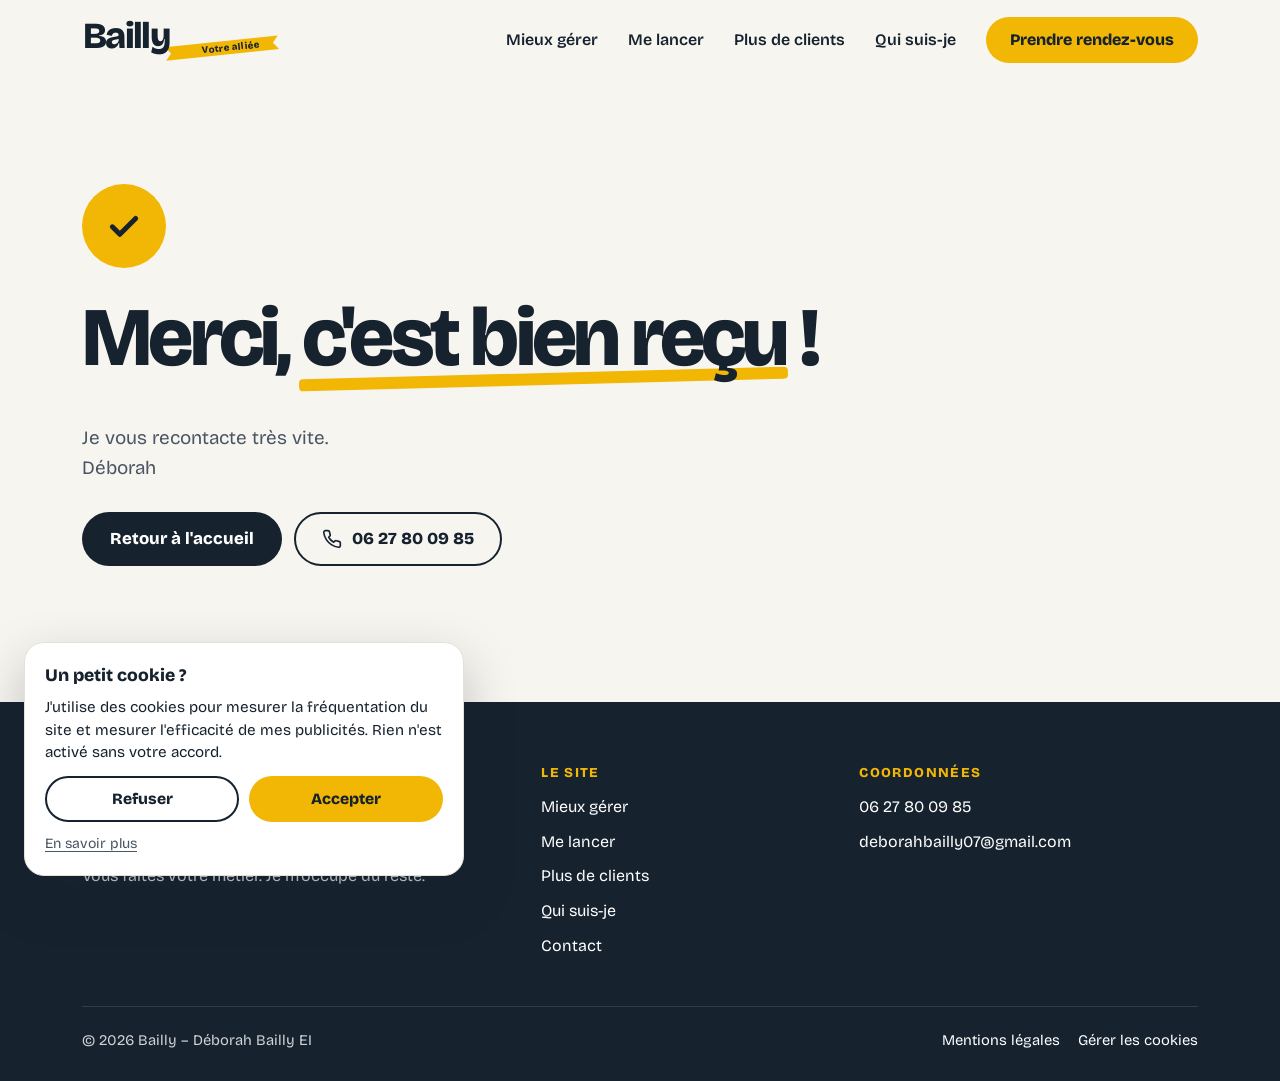
<file: merci.html>
<!DOCTYPE html>
<html lang="fr">
<head>
<meta charset="utf-8">
<meta name="viewport" content="width=device-width, initial-scale=1">
<title>Merci – Bailly</title>
<meta name="description" content="Votre demande a bien été envoyée.">
<meta name="robots" content="noindex">
<link rel="canonical" href="https://www.bailly-gestion.fr/merci.html">
<meta name="theme-color" content="#16222E">
<meta property="og:type" content="website">
<meta property="og:locale" content="fr_FR">
<meta property="og:site_name" content="Bailly">
<meta property="og:title" content="Merci – Bailly">
<meta property="og:description" content="Votre demande a bien été envoyée.">
<meta property="og:url" content="https://www.bailly-gestion.fr/merci.html">
<meta property="og:image" content="https://www.bailly-gestion.fr/partage.jpg">
<meta property="og:image:width" content="1200">
<meta property="og:image:height" content="630">
<meta property="og:image:alt" content="Bailly, votre alliée – Vous faites votre métier. Je m'occupe du reste.">
<meta name="twitter:card" content="summary_large_image">
<link rel="icon" type="image/svg+xml" href="favicon.svg">
<link rel="preconnect" href="https://fonts.googleapis.com">
<link rel="preconnect" href="https://fonts.gstatic.com" crossorigin>
<link href="https://fonts.googleapis.com/css2?family=Bricolage+Grotesque:opsz,wght@12..96,400;12..96,600;12..96,800&display=swap" rel="stylesheet">
<link rel="stylesheet" href="style.css?v=mx0n3xmi">
<script>document.documentElement.classList.add('js');</script>

</head>
<body>
<svg width="0" height="0" style="position:absolute" aria-hidden="true" focusable="false">
  <defs>
    <!-- Logo principal : « Bailly » + ruban jaune « Votre alliée » derrière le y -->
    <symbol id="logo-principal" viewBox="0 0 366 122">
      <g transform="rotate(-7 270 86)">
        <polygon points="178,73 362,73 352,86 362,99 178,99 188,86" fill="#F2B705"/>
        <text x="293" y="91.5" text-anchor="middle" font-family="'Bricolage Grotesque', system-ui, sans-serif" font-weight="800" font-size="15.5" letter-spacing=".6" fill="#16222E">Votre alliée</text>
      </g>
      <text x="2" y="82" font-family="'Bricolage Grotesque', system-ui, sans-serif" font-weight="800" font-size="92" letter-spacing="-4" fill="currentColor">Bailly</text>
    </symbol>
    <!-- Logo en ligne (en-tête) -->
    <symbol id="logo-ligne" viewBox="0 0 250 56">
      <g transform="rotate(-6 176 38)">
        <polygon points="104,29 246,29 239,37.5 246,46 104,46 111,37.5" fill="#F2B705"/>
        <text x="186" y="41.6" text-anchor="middle" font-family="'Bricolage Grotesque', system-ui, sans-serif" font-weight="800" font-size="12" letter-spacing=".3" fill="#16222E">Votre alliée</text>
      </g>
      <text x="1" y="38" font-family="'Bricolage Grotesque', system-ui, sans-serif" font-weight="800" font-size="46" letter-spacing="-2" fill="currentColor">Bailly</text>
    </symbol>

    <symbol id="i-tel" viewBox="0 0 24 24"><path fill="none" stroke="currentColor" stroke-width="2" stroke-linecap="round" stroke-linejoin="round" d="M22 16.9v3a2 2 0 0 1-2.2 2 19.8 19.8 0 0 1-8.6-3.1 19.5 19.5 0 0 1-6-6A19.8 19.8 0 0 1 2.1 4.2 2 2 0 0 1 4.1 2h3a2 2 0 0 1 2 1.7c.1 1 .4 1.9.7 2.8a2 2 0 0 1-.5 2.1L8 9.9a16 16 0 0 0 6 6l1.3-1.3a2 2 0 0 1 2.1-.4c.9.3 1.8.6 2.8.7a2 2 0 0 1 1.8 2z"/></symbol>
    <symbol id="i-mail" viewBox="0 0 24 24"><g fill="none" stroke="currentColor" stroke-width="2" stroke-linecap="round" stroke-linejoin="round"><rect x="2" y="4" width="20" height="16" rx="3"/><path d="M3 6l9 7 9-7"/></g></symbol>
    <symbol id="i-lieu" viewBox="0 0 24 24"><g fill="none" stroke="currentColor" stroke-width="2" stroke-linecap="round" stroke-linejoin="round"><path d="M12 22s-7-6.2-7-12a7 7 0 0 1 14 0c0 5.8-7 12-7 12z"/><circle cx="12" cy="10" r="2.5"/></g></symbol>
    <symbol id="i-fleche" viewBox="0 0 24 24"><path fill="none" stroke="currentColor" stroke-width="2.5" stroke-linecap="round" stroke-linejoin="round" d="M5 12h14M13 6l6 6-6 6"/></symbol>
    <symbol id="i-soleil" viewBox="0 0 24 24"><g fill="none" stroke="currentColor" stroke-width="2" stroke-linecap="round"><circle cx="12" cy="12" r="4"/><path d="M12 2v2M12 20v2M4.9 4.9l1.4 1.4M17.7 17.7l1.4 1.4M2 12h2M20 12h2M4.9 19.1l1.4-1.4M17.7 6.3l1.4-1.4"/></g></symbol>
    <symbol id="i-lune" viewBox="0 0 24 24"><path fill="none" stroke="currentColor" stroke-width="2" stroke-linecap="round" stroke-linejoin="round" d="M21 12.8A9 9 0 1 1 11.2 3a7 7 0 0 0 9.8 9.8z"/></symbol>
    <symbol id="i-calendrier" viewBox="0 0 24 24"><g fill="none" stroke="currentColor" stroke-width="2" stroke-linecap="round" stroke-linejoin="round"><rect x="3" y="4" width="18" height="18" rx="3"/><path d="M16 2v4M8 2v4M3 10h18M9 15h6"/></g></symbol>
    <symbol id="i-etiquette" viewBox="0 0 24 24"><g fill="none" stroke="currentColor" stroke-width="2" stroke-linecap="round" stroke-linejoin="round"><path d="M20.6 13.4l-7.2 7.2a2 2 0 0 1-2.8 0L2 12V2h10l8.6 8.6a2 2 0 0 1 0 2.8z"/><circle cx="7" cy="7" r="1.5"/></g></symbol>
    <symbol id="i-libre" viewBox="0 0 24 24"><g fill="none" stroke="currentColor" stroke-width="2" stroke-linecap="round" stroke-linejoin="round"><rect x="3" y="11" width="18" height="11" rx="3"/><path d="M7 11V7a5 5 0 0 1 9.9-1"/></g></symbol>
    <symbol id="i-patron" viewBox="0 0 24 24"><g fill="none" stroke="currentColor" stroke-width="2" stroke-linecap="round" stroke-linejoin="round"><path d="M3 20h18"/><path d="M4 16l2-9 4 4 2-6 2 6 4-4 2 9z"/></g></symbol>
    <symbol id="i-main" viewBox="0 0 24 24"><g fill="none" stroke="currentColor" stroke-width="2" stroke-linecap="round" stroke-linejoin="round"><circle cx="8" cy="8" r="3.5"/><circle cx="17" cy="9" r="2.8"/><path d="M2 20a6 6 0 0 1 12 0M14.5 15.2A5 5 0 0 1 22 19.5"/></g></symbol>
    <symbol id="i-coche" viewBox="0 0 24 24"><path fill="none" stroke="currentColor" stroke-width="3" stroke-linecap="round" stroke-linejoin="round" d="M5 12.5l4.5 4.5L19 7.5"/></symbol>
    <symbol id="i-carte" viewBox="0 0 24 24"><g fill="none" stroke="currentColor" stroke-width="2" stroke-linecap="round" stroke-linejoin="round"><rect x="2" y="5" width="20" height="14" rx="3"/><path d="M2 10h20M6 15h4"/></g></symbol>
    <symbol id="i-facture" viewBox="0 0 24 24"><g fill="none" stroke="currentColor" stroke-width="2" stroke-linecap="round" stroke-linejoin="round"><path d="M6 2h9l5 5v13a2 2 0 0 1-2 2H6a2 2 0 0 1-2-2V4a2 2 0 0 1 2-2z"/><path d="M14 2v6h6M8 13h8M8 17h5"/></g></symbol>
    <symbol id="i-cadeau" viewBox="0 0 24 24"><g fill="none" stroke="currentColor" stroke-width="2.2" stroke-linecap="round" stroke-linejoin="round"><rect x="3" y="8" width="18" height="4" rx="1"/><path d="M5 12v9h14v-9M12 8v13M12 8S10.5 3 8 3.5 7 8 12 8zM12 8s1.5-5 4-4.5S17 8 12 8z"/></g></symbol>
    <symbol id="i-personne" viewBox="0 0 24 24"><g fill="none" stroke="currentColor" stroke-width="1.6" stroke-linecap="round"><circle cx="12" cy="8" r="4"/><path d="M4 21a8 8 0 0 1 16 0"/></g></symbol>
    <symbol id="i-lecture" viewBox="0 0 24 24"><path fill="currentColor" d="M7 4.5v15l12-7.5z"/></symbol>
    <symbol id="i-burger" viewBox="0 0 24 24"><path fill="none" stroke="currentColor" stroke-width="2.5" stroke-linecap="round" d="M4 7h16M4 12h16M4 17h16"/></symbol>
    <symbol id="i-croix" viewBox="0 0 24 24"><path fill="none" stroke="currentColor" stroke-width="2.5" stroke-linecap="round" d="M6 6l12 12M18 6L6 18"/></symbol>
    <symbol id="i-devis" viewBox="0 0 24 24"><g fill="none" stroke="currentColor" stroke-width="2" stroke-linecap="round" stroke-linejoin="round"><path d="M14 3H6a2 2 0 0 0-2 2v14a2 2 0 0 0 2 2h12a2 2 0 0 0 2-2V9z"/><path d="M14 3v6h6M9 14l2 2 4-4"/></g></symbol>
    <symbol id="i-boite" viewBox="0 0 24 24"><g fill="none" stroke="currentColor" stroke-width="2" stroke-linecap="round" stroke-linejoin="round"><path d="M21 8l-9-5-9 5v8l9 5 9-5z"/><path d="M3 8l9 5 9-5M12 13v8"/></g></symbol>
    <symbol id="i-panier" viewBox="0 0 24 24"><g fill="none" stroke="currentColor" stroke-width="2" stroke-linecap="round" stroke-linejoin="round"><circle cx="9" cy="20" r="1.5"/><circle cx="18" cy="20" r="1.5"/><path d="M2 3h3l2.7 12.4a2 2 0 0 0 2 1.6h8.6a2 2 0 0 0 2-1.6L22 7H6"/></g></symbol>
    <symbol id="i-graph" viewBox="0 0 24 24"><g fill="none" stroke="currentColor" stroke-width="2" stroke-linecap="round" stroke-linejoin="round"><path d="M3 3v18h18"/><path d="M7 15l4-4 3 3 6-7"/></g></symbol>
    <symbol id="i-globe" viewBox="0 0 24 24"><g fill="none" stroke="currentColor" stroke-width="2" stroke-linecap="round" stroke-linejoin="round"><circle cx="12" cy="12" r="9"/><path d="M3 12h18M12 3a14 14 0 0 1 0 18M12 3a14 14 0 0 0 0 18"/></g></symbol>
    <symbol id="i-boutique" viewBox="0 0 24 24"><g fill="none" stroke="currentColor" stroke-width="2" stroke-linecap="round" stroke-linejoin="round"><path d="M3 9l1.5-5h15L21 9M3 9v11h18V9M3 9h18"/><path d="M9 20v-6h6v6"/></g></symbol>
    <symbol id="i-dossier" viewBox="0 0 24 24"><g fill="none" stroke="currentColor" stroke-width="2" stroke-linecap="round" stroke-linejoin="round"><path d="M3 6a2 2 0 0 1 2-2h4l2 2h8a2 2 0 0 1 2 2v10a2 2 0 0 1-2 2H5a2 2 0 0 1-2-2z"/><path d="M8 13h8"/></g></symbol>
    <symbol id="i-mobile" viewBox="0 0 24 24"><g fill="none" stroke="currentColor" stroke-width="2" stroke-linecap="round" stroke-linejoin="round"><rect x="6" y="2" width="12" height="20" rx="3"/><path d="M10 18h4M9 12l2-2 2 2 2-3"/></g></symbol>
    <symbol id="i-recu" viewBox="0 0 24 24"><g fill="none" stroke="currentColor" stroke-width="2" stroke-linecap="round" stroke-linejoin="round"><path d="M5 2h14v20l-3-2-2 2-2-2-2 2-2-2-3 2z"/><path d="M9 7h6M9 11h6M9 15h4"/></g></symbol>
    <symbol id="i-engrenage" viewBox="0 0 24 24"><g fill="none" stroke="currentColor" stroke-width="2" stroke-linecap="round" stroke-linejoin="round"><circle cx="12" cy="12" r="3"/><path d="M19.4 15a1.7 1.7 0 0 0 .3 1.8l.1.1a2 2 0 1 1-2.8 2.8l-.1-.1a1.7 1.7 0 0 0-1.8-.3 1.7 1.7 0 0 0-1 1.5V21a2 2 0 1 1-4 0v-.1a1.7 1.7 0 0 0-1.1-1.5 1.7 1.7 0 0 0-1.8.3l-.1.1a2 2 0 1 1-2.8-2.8l.1-.1a1.7 1.7 0 0 0 .3-1.8 1.7 1.7 0 0 0-1.5-1H3a2 2 0 1 1 0-4h.1a1.7 1.7 0 0 0 1.5-1.1 1.7 1.7 0 0 0-.3-1.8l-.1-.1a2 2 0 1 1 2.8-2.8l.1.1a1.7 1.7 0 0 0 1.8.3H9a1.7 1.7 0 0 0 1-1.5V3a2 2 0 1 1 4 0v.1a1.7 1.7 0 0 0 1 1.5 1.7 1.7 0 0 0 1.8-.3l.1-.1a2 2 0 1 1 2.8 2.8l-.1.1a1.7 1.7 0 0 0-.3 1.8V9a1.7 1.7 0 0 0 1.5 1H21a2 2 0 1 1 0 4h-.1a1.7 1.7 0 0 0-1.5 1z"/></g></symbol>
    <symbol id="i-fusee" viewBox="0 0 24 24"><g fill="none" stroke="currentColor" stroke-width="2" stroke-linecap="round" stroke-linejoin="round"><path d="M4.5 16.5c-1.5 1.3-2 5-2 5s3.7-.5 5-2c.7-.8.7-2.1-.1-2.9a2.2 2.2 0 0 0-2.9-.1z"/><path d="M12 15l-3-3a22 22 0 0 1 2-3.9A12.9 12.9 0 0 1 22 2c0 2.7-.8 7.5-6 11a22.4 22.4 0 0 1-4 2z"/><path d="M9 12H4s.6-3 2-4c1.6-1.1 5 0 5 0M12 15v5s3-.6 4-2c1.1-1.6 0-5 0-5"/></g></symbol>
    <symbol id="i-cible" viewBox="0 0 24 24"><g fill="none" stroke="currentColor" stroke-width="2" stroke-linecap="round" stroke-linejoin="round"><circle cx="12" cy="12" r="9"/><circle cx="12" cy="12" r="5"/><circle cx="12" cy="12" r="1"/></g></symbol>
    <symbol id="i-megaphone" viewBox="0 0 24 24"><g fill="none" stroke="currentColor" stroke-width="2" stroke-linecap="round" stroke-linejoin="round"><path d="M3 11v2a1 1 0 0 0 1 1h3l6 4V6L7 10H4a1 1 0 0 0-1 1z"/><path d="M17 8a5 5 0 0 1 0 8M7 14l1 5h3l-1-4"/></g></symbol>
    <symbol id="i-etoile" viewBox="0 0 24 24"><path fill="none" stroke="currentColor" stroke-width="2" stroke-linejoin="round" d="M12 3l2.8 5.7 6.2.9-4.5 4.4 1.1 6.2L12 17.3 6.4 20.2l1.1-6.2L3 9.6l6.2-.9z"/></symbol>
  </defs>
</svg>
<a class="saut" href="#contenu">Aller au contenu</a>

<header class="entete" id="entete">
  <div class="conteneur">
    <a class="logo-lien" href="index.html" aria-label="Bailly, votre alliée – accueil">
      <svg class="logo-ligne" viewBox="0 0 250 56" aria-hidden="true"><use href="#logo-ligne"/></svg>
    </a>
    <nav class="nav-principale" aria-label="Menu principal">
      <a href="mieux-gerer.html">Mieux gérer</a>
      <a href="je-me-lance.html">Me lancer</a>
      <a href="plus-de-clients.html">Plus de clients</a>
      <a href="qui-suis-je.html">Qui suis-je</a>
      <a class="btn btn-jaune" href="contact.html">Prendre rendez-vous</a>
    </nav>
    <div class="actions-mobile">
      <a class="btn-rond btn-appel" href="tel:+33627800985" aria-label="Appeler Déborah au 06 27 80 09 85">
        <svg aria-hidden="true"><use href="#i-tel"/></svg>
      </a>
      <button class="btn-rond btn-burger" id="burger" type="button" aria-expanded="false" aria-controls="menu-mobile" aria-label="Ouvrir le menu">
        <svg class="ferme-icone" aria-hidden="true"><use href="#i-burger"/></svg>
        <svg class="ouvert-icone" aria-hidden="true"><use href="#i-croix"/></svg>
      </button>
    </div>
  </div>
</header>

<nav class="menu-mobile" id="menu-mobile" aria-label="Menu mobile" hidden>
  <a href="mieux-gerer.html">Mieux gérer</a>
  <a href="je-me-lance.html">Me lancer</a>
  <a href="plus-de-clients.html">Plus de clients</a>
  <a href="qui-suis-je.html">Qui suis-je</a>
  <a href="contact.html" aria-current="page">Contact</a>
  <a class="btn btn-jaune" href="contact.html">Prendre rendez-vous</a>
</nav>

<main id="contenu">
<section class="page-simple">
  <div class="conteneur">
    <div class="grand-rond"><svg aria-hidden="true"><use href="#i-coche"/></svg></div>
    <h1>Merci, <span class="souligne">c'est bien reçu</span>&nbsp;!</h1>
    <p class="intro">Je vous recontacte très vite.<br>Déborah</p>
    <div class="boutons">
      <a class="btn btn-nuit" href="index.html">Retour à l'accueil</a>
      <a class="btn btn-contour" href="tel:+33627800985"><svg aria-hidden="true"><use href="#i-tel"/></svg>06 27 80 09 85</a>
    </div>
  </div>
</section>
</main>

<footer class="pied">
  <div class="conteneur">
    <div class="pied-grille">
      <div>
        <svg class="logo-principal" viewBox="0 0 366 122" role="img" aria-label="Bailly, votre alliée"><use href="#logo-principal"/></svg>
        <p>Vous faites votre métier. Je m'occupe du reste.</p>
      </div>
      <nav aria-label="Plan du site">
        <h2>Le site</h2>
        <ul>
          <li><a href="mieux-gerer.html">Mieux gérer</a></li>
          <li><a href="je-me-lance.html">Me lancer</a></li>
          <li><a href="plus-de-clients.html">Plus de clients</a></li>
          <li><a href="qui-suis-je.html">Qui suis-je</a></li>
          <li><a href="contact.html">Contact</a></li>
        </ul>
      </nav>
      <div>
        <h2>Coordonnées</h2>
        <ul>
          <li><a href="tel:+33627800985">06 27 80 09 85</a></li>
          <li><a href="mailto:deborahbailly07@gmail.com">deborahbailly07@gmail.com</a></li>
        </ul>
      </div>
    </div>
    <div class="pied-bas">
      <span>© 2026 Bailly – Déborah Bailly EI</span>
      <span class="pied-liens"><a href="mentions-legales.html">Mentions légales</a><button class="btn-lien-pied" type="button" id="cookies-gerer" hidden>Gérer les cookies</button></span>
    </div>
  </div>
</footer>

<!-- Bandeau cookies (affiché seulement si un outil de suivi est configuré dans build.js) -->
<div class="cookies" id="cookies" role="dialog" aria-live="polite" aria-labelledby="cookies-titre" hidden>
  <p id="cookies-titre" class="cookies-titre">Un petit cookie&nbsp;?</p>
  <p>J'utilise des cookies pour mesurer la fréquentation du site et mesurer l'efficacité de mes publicités. Rien n'est activé sans votre accord.</p>
  <div class="cookies-boutons">
    <button class="btn btn-contour" type="button" id="cookies-refuser">Refuser</button>
    <button class="btn btn-jaune" type="button" id="cookies-accepter">Accepter</button>
  </div>
  <a href="mentions-legales.html#cookies">En savoir plus</a>
</div>
<script>window.BAILLY_SUIVI={"ga":"G-13XDQPNH9B","ads":""};</script>
<script src="main.js?v=mx0n3xmi" defer></script>
</body>
</html>
</file>
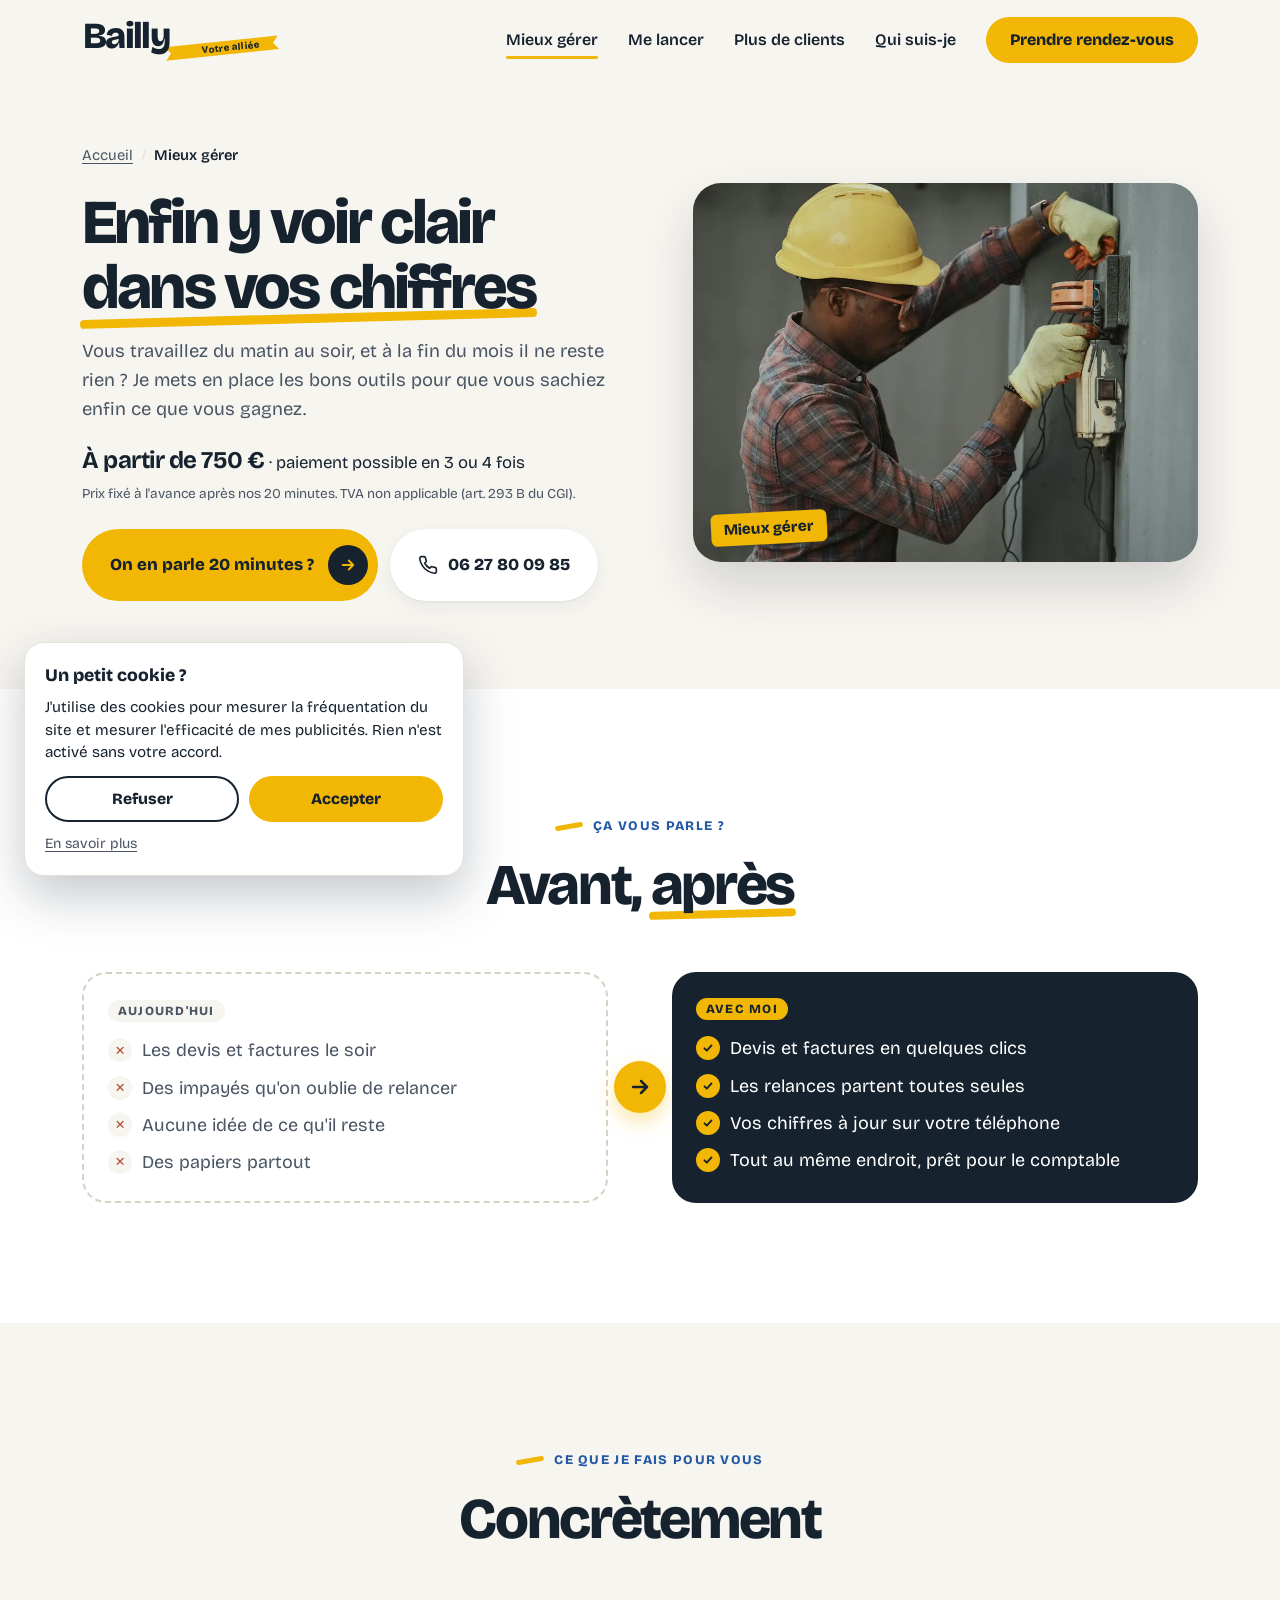
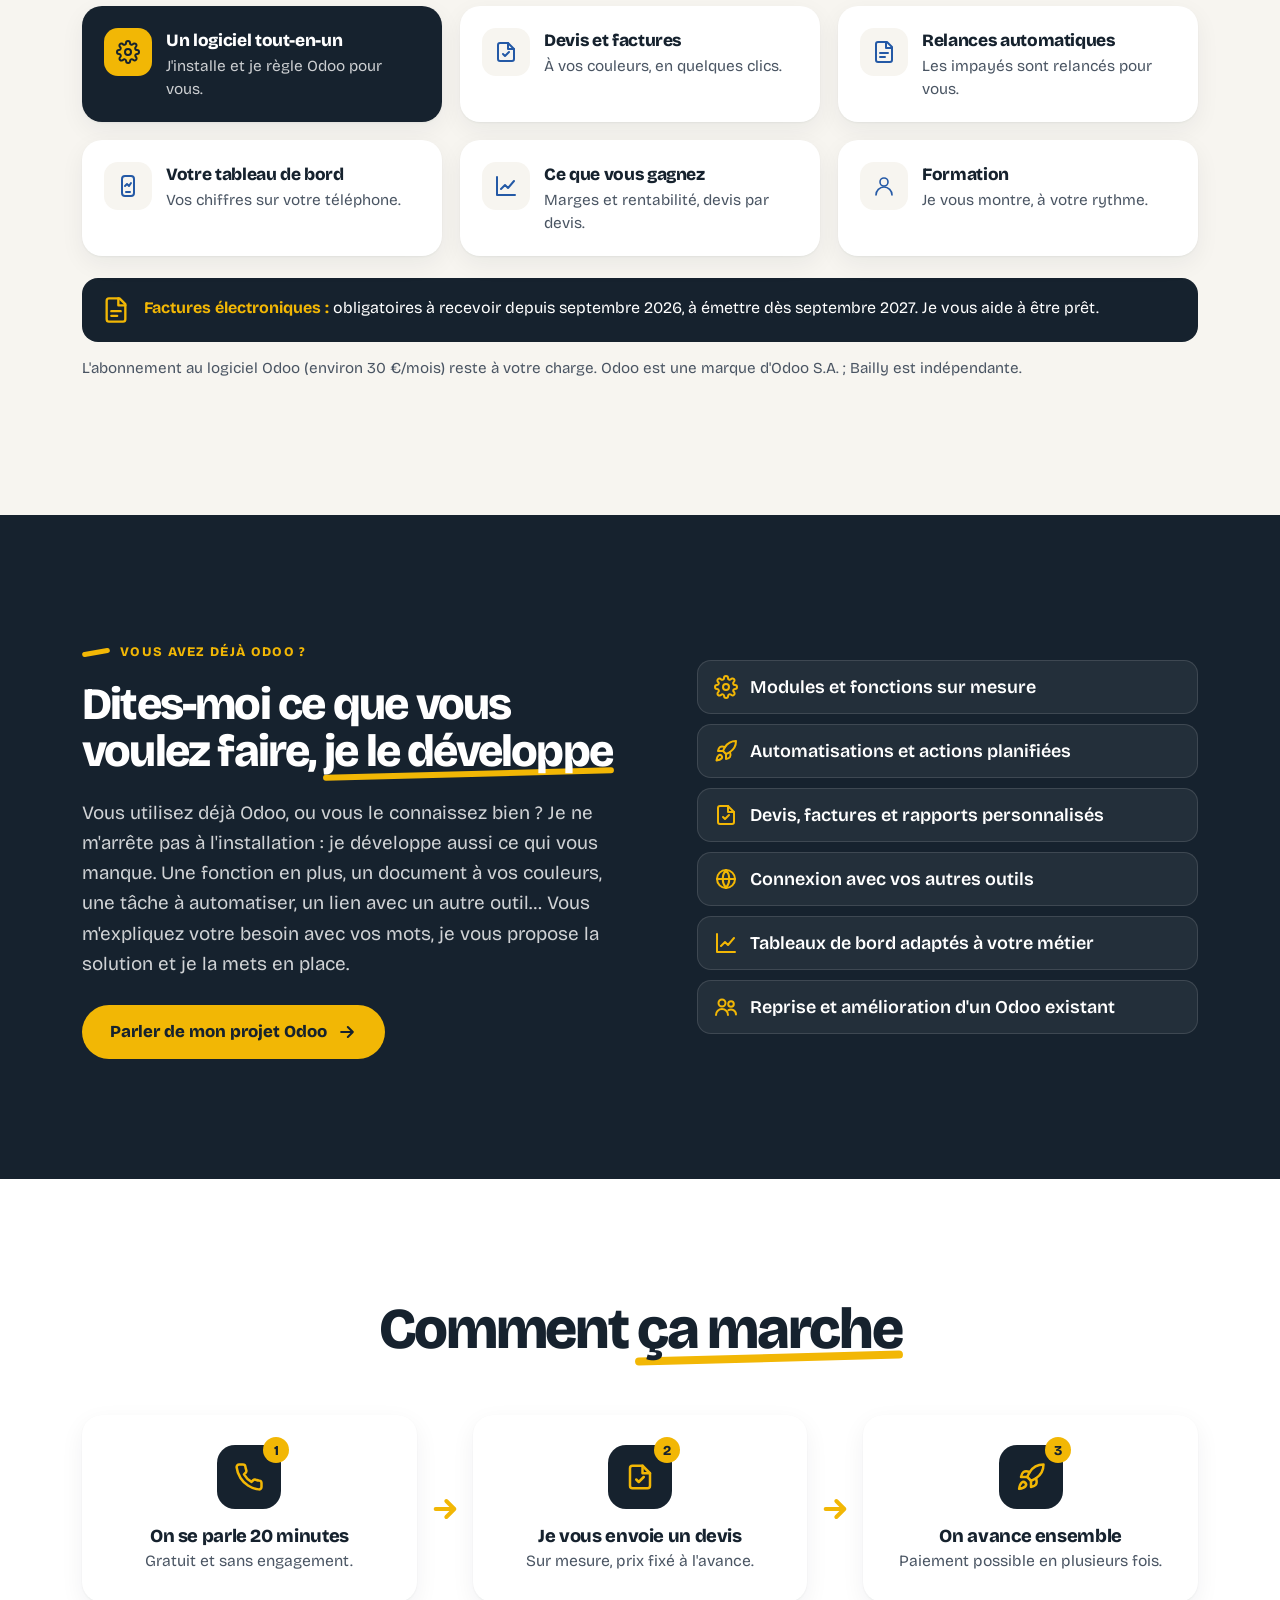
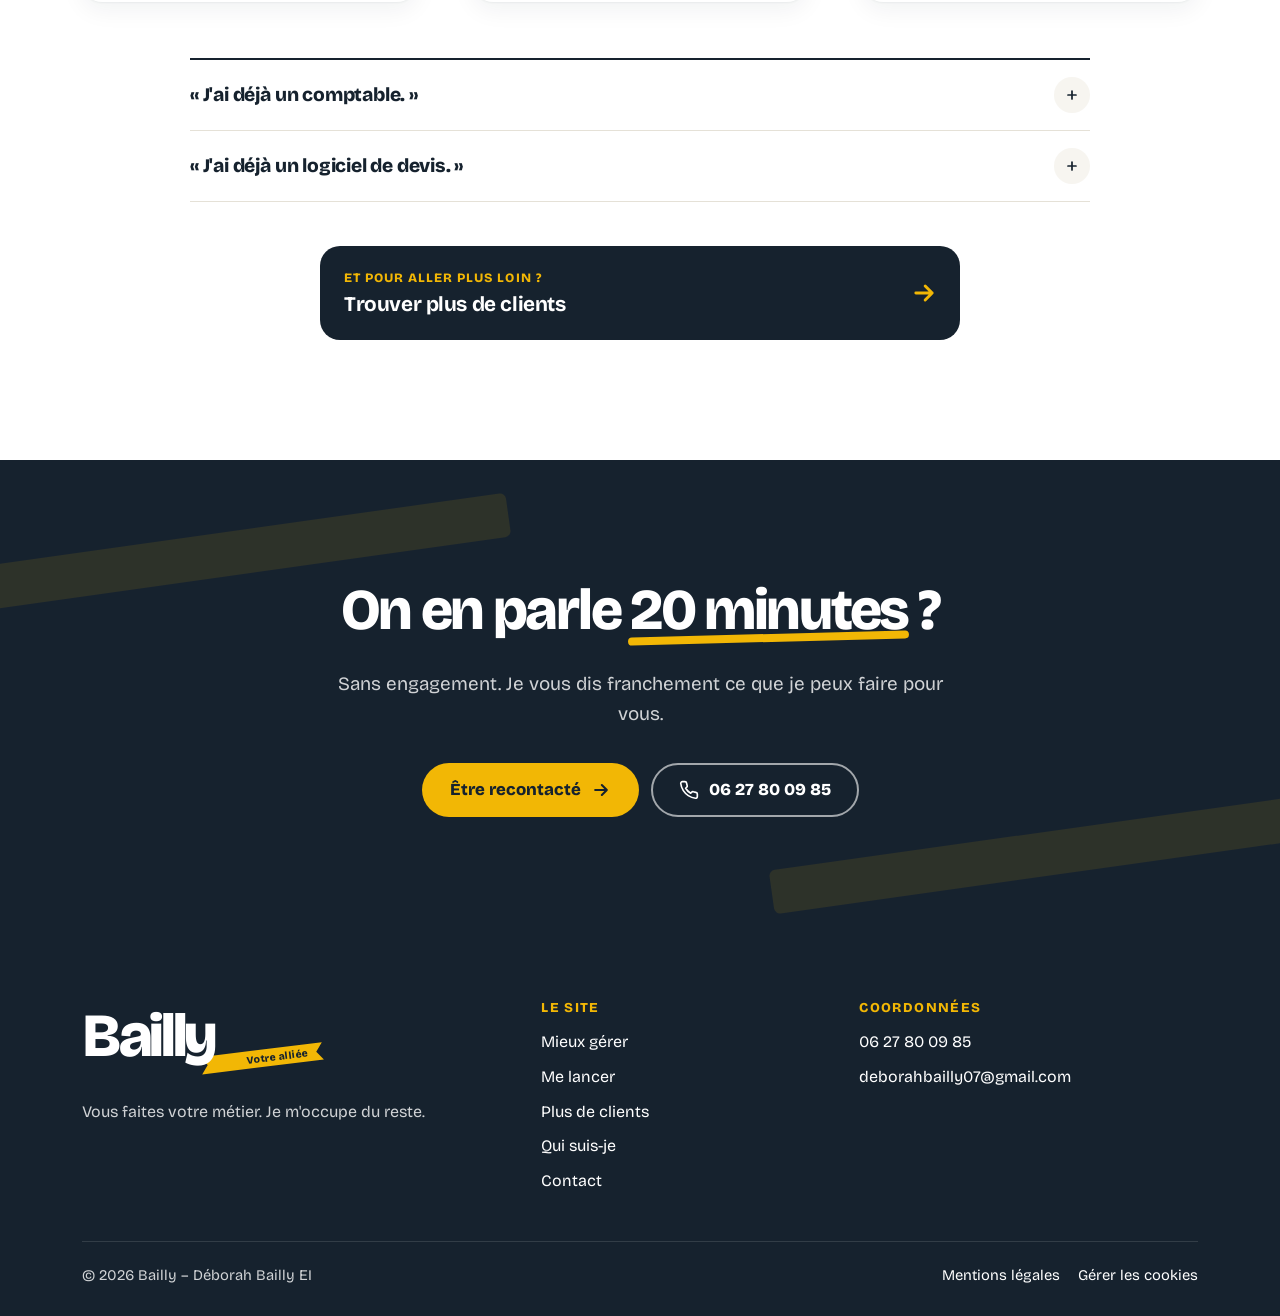
<file: mieux-gerer.html>
<!DOCTYPE html>
<html lang="fr">
<head>
<meta charset="utf-8">
<meta name="viewport" content="width=device-width, initial-scale=1">
<title>Mieux gérer son entreprise : devis, factures, chiffres – Bailly Gestion</title>
<meta name="description" content="Vous travaillez beaucoup mais ne savez pas ce qu'il vous reste ? Devis, factures, relances et chiffres au même endroit, avec Odoo. Prêt pour la facture électronique.">
<link rel="canonical" href="https://www.bailly-gestion.fr/mieux-gerer.html">
<meta name="theme-color" content="#16222E">
<meta property="og:type" content="website">
<meta property="og:locale" content="fr_FR">
<meta property="og:site_name" content="Bailly">
<meta property="og:title" content="Mieux gérer – Bailly, votre alliée">
<meta property="og:description" content="Vous travaillez beaucoup mais ne savez pas ce qu'il vous reste ? Devis, factures, relances et chiffres au même endroit, avec Odoo. Prêt pour la facture électronique.">
<meta property="og:url" content="https://www.bailly-gestion.fr/mieux-gerer.html">
<meta property="og:image" content="https://www.bailly-gestion.fr/partage.jpg">
<meta property="og:image:width" content="1200">
<meta property="og:image:height" content="630">
<meta property="og:image:alt" content="Bailly, votre alliée – Vous faites votre métier. Je m'occupe du reste.">
<meta name="twitter:card" content="summary_large_image">
<link rel="icon" type="image/svg+xml" href="favicon.svg">
<link rel="preconnect" href="https://fonts.googleapis.com">
<link rel="preconnect" href="https://fonts.gstatic.com" crossorigin>
<link href="https://fonts.googleapis.com/css2?family=Bricolage+Grotesque:opsz,wght@12..96,400;12..96,600;12..96,800&display=swap" rel="stylesheet">
<link rel="stylesheet" href="style.css?v=mx0n3xmi">
<script>document.documentElement.classList.add('js');</script>
<script type="application/ld+json">
{
  "@context": "https://schema.org",
  "@type": "Service",
  "name": "Mieux gérer",
  "description": "Vous travaillez beaucoup mais ne savez pas ce qu'il vous reste ? Devis, factures, relances et chiffres au même endroit, avec Odoo. Prêt pour la facture électronique.",
  "url": "https://www.bailly-gestion.fr/mieux-gerer.html",
  "provider": {
    "@type": "ProfessionalService",
    "@id": "https://www.bailly-gestion.fr/#entreprise",
    "name": "Bailly",
    "telephone": "+33627800985"
  },
  "areaServed": [
    {
      "@type": "Country",
      "name": "France"
    }
  ]
}
</script>
</head>
<body>
<svg width="0" height="0" style="position:absolute" aria-hidden="true" focusable="false">
  <defs>
    <!-- Logo principal : « Bailly » + ruban jaune « Votre alliée » derrière le y -->
    <symbol id="logo-principal" viewBox="0 0 366 122">
      <g transform="rotate(-7 270 86)">
        <polygon points="178,73 362,73 352,86 362,99 178,99 188,86" fill="#F2B705"/>
        <text x="293" y="91.5" text-anchor="middle" font-family="'Bricolage Grotesque', system-ui, sans-serif" font-weight="800" font-size="15.5" letter-spacing=".6" fill="#16222E">Votre alliée</text>
      </g>
      <text x="2" y="82" font-family="'Bricolage Grotesque', system-ui, sans-serif" font-weight="800" font-size="92" letter-spacing="-4" fill="currentColor">Bailly</text>
    </symbol>
    <!-- Logo en ligne (en-tête) -->
    <symbol id="logo-ligne" viewBox="0 0 250 56">
      <g transform="rotate(-6 176 38)">
        <polygon points="104,29 246,29 239,37.5 246,46 104,46 111,37.5" fill="#F2B705"/>
        <text x="186" y="41.6" text-anchor="middle" font-family="'Bricolage Grotesque', system-ui, sans-serif" font-weight="800" font-size="12" letter-spacing=".3" fill="#16222E">Votre alliée</text>
      </g>
      <text x="1" y="38" font-family="'Bricolage Grotesque', system-ui, sans-serif" font-weight="800" font-size="46" letter-spacing="-2" fill="currentColor">Bailly</text>
    </symbol>

    <symbol id="i-tel" viewBox="0 0 24 24"><path fill="none" stroke="currentColor" stroke-width="2" stroke-linecap="round" stroke-linejoin="round" d="M22 16.9v3a2 2 0 0 1-2.2 2 19.8 19.8 0 0 1-8.6-3.1 19.5 19.5 0 0 1-6-6A19.8 19.8 0 0 1 2.1 4.2 2 2 0 0 1 4.1 2h3a2 2 0 0 1 2 1.7c.1 1 .4 1.9.7 2.8a2 2 0 0 1-.5 2.1L8 9.9a16 16 0 0 0 6 6l1.3-1.3a2 2 0 0 1 2.1-.4c.9.3 1.8.6 2.8.7a2 2 0 0 1 1.8 2z"/></symbol>
    <symbol id="i-mail" viewBox="0 0 24 24"><g fill="none" stroke="currentColor" stroke-width="2" stroke-linecap="round" stroke-linejoin="round"><rect x="2" y="4" width="20" height="16" rx="3"/><path d="M3 6l9 7 9-7"/></g></symbol>
    <symbol id="i-lieu" viewBox="0 0 24 24"><g fill="none" stroke="currentColor" stroke-width="2" stroke-linecap="round" stroke-linejoin="round"><path d="M12 22s-7-6.2-7-12a7 7 0 0 1 14 0c0 5.8-7 12-7 12z"/><circle cx="12" cy="10" r="2.5"/></g></symbol>
    <symbol id="i-fleche" viewBox="0 0 24 24"><path fill="none" stroke="currentColor" stroke-width="2.5" stroke-linecap="round" stroke-linejoin="round" d="M5 12h14M13 6l6 6-6 6"/></symbol>
    <symbol id="i-soleil" viewBox="0 0 24 24"><g fill="none" stroke="currentColor" stroke-width="2" stroke-linecap="round"><circle cx="12" cy="12" r="4"/><path d="M12 2v2M12 20v2M4.9 4.9l1.4 1.4M17.7 17.7l1.4 1.4M2 12h2M20 12h2M4.9 19.1l1.4-1.4M17.7 6.3l1.4-1.4"/></g></symbol>
    <symbol id="i-lune" viewBox="0 0 24 24"><path fill="none" stroke="currentColor" stroke-width="2" stroke-linecap="round" stroke-linejoin="round" d="M21 12.8A9 9 0 1 1 11.2 3a7 7 0 0 0 9.8 9.8z"/></symbol>
    <symbol id="i-calendrier" viewBox="0 0 24 24"><g fill="none" stroke="currentColor" stroke-width="2" stroke-linecap="round" stroke-linejoin="round"><rect x="3" y="4" width="18" height="18" rx="3"/><path d="M16 2v4M8 2v4M3 10h18M9 15h6"/></g></symbol>
    <symbol id="i-etiquette" viewBox="0 0 24 24"><g fill="none" stroke="currentColor" stroke-width="2" stroke-linecap="round" stroke-linejoin="round"><path d="M20.6 13.4l-7.2 7.2a2 2 0 0 1-2.8 0L2 12V2h10l8.6 8.6a2 2 0 0 1 0 2.8z"/><circle cx="7" cy="7" r="1.5"/></g></symbol>
    <symbol id="i-libre" viewBox="0 0 24 24"><g fill="none" stroke="currentColor" stroke-width="2" stroke-linecap="round" stroke-linejoin="round"><rect x="3" y="11" width="18" height="11" rx="3"/><path d="M7 11V7a5 5 0 0 1 9.9-1"/></g></symbol>
    <symbol id="i-patron" viewBox="0 0 24 24"><g fill="none" stroke="currentColor" stroke-width="2" stroke-linecap="round" stroke-linejoin="round"><path d="M3 20h18"/><path d="M4 16l2-9 4 4 2-6 2 6 4-4 2 9z"/></g></symbol>
    <symbol id="i-main" viewBox="0 0 24 24"><g fill="none" stroke="currentColor" stroke-width="2" stroke-linecap="round" stroke-linejoin="round"><circle cx="8" cy="8" r="3.5"/><circle cx="17" cy="9" r="2.8"/><path d="M2 20a6 6 0 0 1 12 0M14.5 15.2A5 5 0 0 1 22 19.5"/></g></symbol>
    <symbol id="i-coche" viewBox="0 0 24 24"><path fill="none" stroke="currentColor" stroke-width="3" stroke-linecap="round" stroke-linejoin="round" d="M5 12.5l4.5 4.5L19 7.5"/></symbol>
    <symbol id="i-carte" viewBox="0 0 24 24"><g fill="none" stroke="currentColor" stroke-width="2" stroke-linecap="round" stroke-linejoin="round"><rect x="2" y="5" width="20" height="14" rx="3"/><path d="M2 10h20M6 15h4"/></g></symbol>
    <symbol id="i-facture" viewBox="0 0 24 24"><g fill="none" stroke="currentColor" stroke-width="2" stroke-linecap="round" stroke-linejoin="round"><path d="M6 2h9l5 5v13a2 2 0 0 1-2 2H6a2 2 0 0 1-2-2V4a2 2 0 0 1 2-2z"/><path d="M14 2v6h6M8 13h8M8 17h5"/></g></symbol>
    <symbol id="i-cadeau" viewBox="0 0 24 24"><g fill="none" stroke="currentColor" stroke-width="2.2" stroke-linecap="round" stroke-linejoin="round"><rect x="3" y="8" width="18" height="4" rx="1"/><path d="M5 12v9h14v-9M12 8v13M12 8S10.5 3 8 3.5 7 8 12 8zM12 8s1.5-5 4-4.5S17 8 12 8z"/></g></symbol>
    <symbol id="i-personne" viewBox="0 0 24 24"><g fill="none" stroke="currentColor" stroke-width="1.6" stroke-linecap="round"><circle cx="12" cy="8" r="4"/><path d="M4 21a8 8 0 0 1 16 0"/></g></symbol>
    <symbol id="i-lecture" viewBox="0 0 24 24"><path fill="currentColor" d="M7 4.5v15l12-7.5z"/></symbol>
    <symbol id="i-burger" viewBox="0 0 24 24"><path fill="none" stroke="currentColor" stroke-width="2.5" stroke-linecap="round" d="M4 7h16M4 12h16M4 17h16"/></symbol>
    <symbol id="i-croix" viewBox="0 0 24 24"><path fill="none" stroke="currentColor" stroke-width="2.5" stroke-linecap="round" d="M6 6l12 12M18 6L6 18"/></symbol>
    <symbol id="i-devis" viewBox="0 0 24 24"><g fill="none" stroke="currentColor" stroke-width="2" stroke-linecap="round" stroke-linejoin="round"><path d="M14 3H6a2 2 0 0 0-2 2v14a2 2 0 0 0 2 2h12a2 2 0 0 0 2-2V9z"/><path d="M14 3v6h6M9 14l2 2 4-4"/></g></symbol>
    <symbol id="i-boite" viewBox="0 0 24 24"><g fill="none" stroke="currentColor" stroke-width="2" stroke-linecap="round" stroke-linejoin="round"><path d="M21 8l-9-5-9 5v8l9 5 9-5z"/><path d="M3 8l9 5 9-5M12 13v8"/></g></symbol>
    <symbol id="i-panier" viewBox="0 0 24 24"><g fill="none" stroke="currentColor" stroke-width="2" stroke-linecap="round" stroke-linejoin="round"><circle cx="9" cy="20" r="1.5"/><circle cx="18" cy="20" r="1.5"/><path d="M2 3h3l2.7 12.4a2 2 0 0 0 2 1.6h8.6a2 2 0 0 0 2-1.6L22 7H6"/></g></symbol>
    <symbol id="i-graph" viewBox="0 0 24 24"><g fill="none" stroke="currentColor" stroke-width="2" stroke-linecap="round" stroke-linejoin="round"><path d="M3 3v18h18"/><path d="M7 15l4-4 3 3 6-7"/></g></symbol>
    <symbol id="i-globe" viewBox="0 0 24 24"><g fill="none" stroke="currentColor" stroke-width="2" stroke-linecap="round" stroke-linejoin="round"><circle cx="12" cy="12" r="9"/><path d="M3 12h18M12 3a14 14 0 0 1 0 18M12 3a14 14 0 0 0 0 18"/></g></symbol>
    <symbol id="i-boutique" viewBox="0 0 24 24"><g fill="none" stroke="currentColor" stroke-width="2" stroke-linecap="round" stroke-linejoin="round"><path d="M3 9l1.5-5h15L21 9M3 9v11h18V9M3 9h18"/><path d="M9 20v-6h6v6"/></g></symbol>
    <symbol id="i-dossier" viewBox="0 0 24 24"><g fill="none" stroke="currentColor" stroke-width="2" stroke-linecap="round" stroke-linejoin="round"><path d="M3 6a2 2 0 0 1 2-2h4l2 2h8a2 2 0 0 1 2 2v10a2 2 0 0 1-2 2H5a2 2 0 0 1-2-2z"/><path d="M8 13h8"/></g></symbol>
    <symbol id="i-mobile" viewBox="0 0 24 24"><g fill="none" stroke="currentColor" stroke-width="2" stroke-linecap="round" stroke-linejoin="round"><rect x="6" y="2" width="12" height="20" rx="3"/><path d="M10 18h4M9 12l2-2 2 2 2-3"/></g></symbol>
    <symbol id="i-recu" viewBox="0 0 24 24"><g fill="none" stroke="currentColor" stroke-width="2" stroke-linecap="round" stroke-linejoin="round"><path d="M5 2h14v20l-3-2-2 2-2-2-2 2-2-2-3 2z"/><path d="M9 7h6M9 11h6M9 15h4"/></g></symbol>
    <symbol id="i-engrenage" viewBox="0 0 24 24"><g fill="none" stroke="currentColor" stroke-width="2" stroke-linecap="round" stroke-linejoin="round"><circle cx="12" cy="12" r="3"/><path d="M19.4 15a1.7 1.7 0 0 0 .3 1.8l.1.1a2 2 0 1 1-2.8 2.8l-.1-.1a1.7 1.7 0 0 0-1.8-.3 1.7 1.7 0 0 0-1 1.5V21a2 2 0 1 1-4 0v-.1a1.7 1.7 0 0 0-1.1-1.5 1.7 1.7 0 0 0-1.8.3l-.1.1a2 2 0 1 1-2.8-2.8l.1-.1a1.7 1.7 0 0 0 .3-1.8 1.7 1.7 0 0 0-1.5-1H3a2 2 0 1 1 0-4h.1a1.7 1.7 0 0 0 1.5-1.1 1.7 1.7 0 0 0-.3-1.8l-.1-.1a2 2 0 1 1 2.8-2.8l.1.1a1.7 1.7 0 0 0 1.8.3H9a1.7 1.7 0 0 0 1-1.5V3a2 2 0 1 1 4 0v.1a1.7 1.7 0 0 0 1 1.5 1.7 1.7 0 0 0 1.8-.3l.1-.1a2 2 0 1 1 2.8 2.8l-.1.1a1.7 1.7 0 0 0-.3 1.8V9a1.7 1.7 0 0 0 1.5 1H21a2 2 0 1 1 0 4h-.1a1.7 1.7 0 0 0-1.5 1z"/></g></symbol>
    <symbol id="i-fusee" viewBox="0 0 24 24"><g fill="none" stroke="currentColor" stroke-width="2" stroke-linecap="round" stroke-linejoin="round"><path d="M4.5 16.5c-1.5 1.3-2 5-2 5s3.7-.5 5-2c.7-.8.7-2.1-.1-2.9a2.2 2.2 0 0 0-2.9-.1z"/><path d="M12 15l-3-3a22 22 0 0 1 2-3.9A12.9 12.9 0 0 1 22 2c0 2.7-.8 7.5-6 11a22.4 22.4 0 0 1-4 2z"/><path d="M9 12H4s.6-3 2-4c1.6-1.1 5 0 5 0M12 15v5s3-.6 4-2c1.1-1.6 0-5 0-5"/></g></symbol>
    <symbol id="i-cible" viewBox="0 0 24 24"><g fill="none" stroke="currentColor" stroke-width="2" stroke-linecap="round" stroke-linejoin="round"><circle cx="12" cy="12" r="9"/><circle cx="12" cy="12" r="5"/><circle cx="12" cy="12" r="1"/></g></symbol>
    <symbol id="i-megaphone" viewBox="0 0 24 24"><g fill="none" stroke="currentColor" stroke-width="2" stroke-linecap="round" stroke-linejoin="round"><path d="M3 11v2a1 1 0 0 0 1 1h3l6 4V6L7 10H4a1 1 0 0 0-1 1z"/><path d="M17 8a5 5 0 0 1 0 8M7 14l1 5h3l-1-4"/></g></symbol>
    <symbol id="i-etoile" viewBox="0 0 24 24"><path fill="none" stroke="currentColor" stroke-width="2" stroke-linejoin="round" d="M12 3l2.8 5.7 6.2.9-4.5 4.4 1.1 6.2L12 17.3 6.4 20.2l1.1-6.2L3 9.6l6.2-.9z"/></symbol>
  </defs>
</svg>
<a class="saut" href="#contenu">Aller au contenu</a>

<header class="entete" id="entete">
  <div class="conteneur">
    <a class="logo-lien" href="index.html" aria-label="Bailly, votre alliée – accueil">
      <svg class="logo-ligne" viewBox="0 0 250 56" aria-hidden="true"><use href="#logo-ligne"/></svg>
    </a>
    <nav class="nav-principale" aria-label="Menu principal">
      <a href="mieux-gerer.html" aria-current="page">Mieux gérer</a>
      <a href="je-me-lance.html">Me lancer</a>
      <a href="plus-de-clients.html">Plus de clients</a>
      <a href="qui-suis-je.html">Qui suis-je</a>
      <a class="btn btn-jaune" href="contact.html">Prendre rendez-vous</a>
    </nav>
    <div class="actions-mobile">
      <a class="btn-rond btn-appel" href="tel:+33627800985" aria-label="Appeler Déborah au 06 27 80 09 85">
        <svg aria-hidden="true"><use href="#i-tel"/></svg>
      </a>
      <button class="btn-rond btn-burger" id="burger" type="button" aria-expanded="false" aria-controls="menu-mobile" aria-label="Ouvrir le menu">
        <svg class="ferme-icone" aria-hidden="true"><use href="#i-burger"/></svg>
        <svg class="ouvert-icone" aria-hidden="true"><use href="#i-croix"/></svg>
      </button>
    </div>
  </div>
</header>

<nav class="menu-mobile" id="menu-mobile" aria-label="Menu mobile" hidden>
  <a href="mieux-gerer.html" aria-current="page">Mieux gérer</a>
  <a href="je-me-lance.html">Me lancer</a>
  <a href="plus-de-clients.html">Plus de clients</a>
  <a href="qui-suis-je.html">Qui suis-je</a>
  <a href="contact.html">Contact</a>
  <a class="btn btn-jaune" href="contact.html">Prendre rendez-vous</a>
</nav>

<main id="contenu">
<section class="offre-tete">
  <div class="conteneur offre-tete-grille">
    <div>
      <nav class="fil" aria-label="Fil d'Ariane"><ol><li><a href="index.html">Accueil</a></li><li><span aria-current="page">Mieux gérer</span></li></ol></nav>
      <h1>Enfin y voir clair <span class="souligne">dans vos chiffres</span></h1>
      <p class="intro">Vous travaillez du matin au soir, et à la fin du mois il ne reste rien&nbsp;? Je mets en place les bons outils pour que vous sachiez enfin ce que vous gagnez.</p>
      <p class="offre-tete-prix"><strong>À partir de 750&nbsp;€</strong> · paiement possible en 3 ou 4 fois<small>Prix fixé à l'avance après nos 20 minutes. TVA non applicable (art. 293 B du CGI).</small></p>
      <div class="boutons">
        <a class="btn btn-jaune btn-rond-fleche" href="contact.html?offre=Mieux%20g%C3%A9rer">On en parle 20&nbsp;minutes&nbsp;? <span class="rond" aria-hidden="true"><svg><use href="#i-fleche"/></svg></span></a>
        <a class="btn btn-blanc" href="tel:+33627800985"><svg aria-hidden="true"><use href="#i-tel"/></svg>06 27 80 09 85</a>
      </div>
    </div>
    <div class="offre-tete-photo">
      <picture><source type="image/webp" srcset="photo-mieux-gerer.webp"><img src="photo-mieux-gerer.jpg" alt="Un électricien au travail sur un tableau électrique" width="960" height="720" fetchpriority="high"></picture>
      <span class="etiquette">Mieux gérer</span>
    </div>
  </div>
</section>

<section class="section" aria-labelledby="titre-aa">
  <div class="conteneur">
    <div class="titre-centre">
      <p class="repere">Ça vous parle&nbsp;?</p>
      <h2 id="titre-aa" class="apparait">Avant, <span class="souligne">après</span></h2>
    </div>
    <div class="avant-apres apparait">
      <div class="aa-col aa-avant">
        <h3><span>Aujourd'hui</span></h3>
        <ul>
          <li>Les devis et factures le soir</li>
          <li>Des impayés qu'on oublie de relancer</li>
          <li>Aucune idée de ce qu'il reste</li>
          <li>Des papiers partout</li>
        </ul>
      </div>
      <div class="aa-fleche" aria-hidden="true"><span><svg><use href="#i-fleche"/></svg></span></div>
      <div class="aa-col aa-apres">
        <h3><span>Avec moi</span></h3>
        <ul>
          <li>Devis et factures en quelques clics</li>
          <li>Les relances partent toutes seules</li>
          <li>Vos chiffres à jour sur votre téléphone</li>
          <li>Tout au même endroit, prêt pour le comptable</li>
        </ul>
      </div>
    </div>
  </div>
</section>

<section class="section creme" aria-labelledby="titre-quoi">
  <div class="conteneur">
    <div class="titre-centre">
      <p class="repere">Ce que je fais pour vous</p>
      <h2 id="titre-quoi" class="apparait">Concrètement</h2>
    </div>
    <ul class="tuiles">
      <li class="tuile apparait vedette"><span class="tuile-ico" aria-hidden="true"><svg><use href="#i-engrenage"/></svg></span><div><h3>Un logiciel tout-en-un</h3><p>J'installe et je règle Odoo pour vous.</p></div></li>
      <li class="tuile apparait"><span class="tuile-ico" aria-hidden="true"><svg><use href="#i-devis"/></svg></span><div><h3>Devis et factures</h3><p>À vos couleurs, en quelques clics.</p></div></li>
      <li class="tuile apparait"><span class="tuile-ico" aria-hidden="true"><svg><use href="#i-facture"/></svg></span><div><h3>Relances automatiques</h3><p>Les impayés sont relancés pour vous.</p></div></li>
      <li class="tuile apparait"><span class="tuile-ico" aria-hidden="true"><svg><use href="#i-mobile"/></svg></span><div><h3>Votre tableau de bord</h3><p>Vos chiffres sur votre téléphone.</p></div></li>
      <li class="tuile apparait"><span class="tuile-ico" aria-hidden="true"><svg><use href="#i-graph"/></svg></span><div><h3>Ce que vous gagnez</h3><p>Marges et rentabilité, devis par devis.</p></div></li>
      <li class="tuile apparait"><span class="tuile-ico" aria-hidden="true"><svg><use href="#i-personne"/></svg></span><div><h3>Formation</h3><p>Je vous montre, à votre rythme.</p></div></li>
    </ul>
    <div class="encart apparait" style="margin-top:22px">
      <svg aria-hidden="true"><use href="#i-facture"/></svg>
      <p><strong>Factures électroniques&nbsp;:</strong> obligatoires à recevoir depuis septembre 2026, à émettre dès septembre 2027. Je vous aide à être prêt.</p>
    </div>
    <p class="note">L'abonnement au logiciel Odoo (environ 30&nbsp;€/mois) reste à votre charge. Odoo est une marque d'Odoo S.A.&nbsp;; Bailly est indépendante.</p>
  </div>
</section>

<section class="section nuit" id="odoo" aria-labelledby="titre-odoo">
  <div class="conteneur odoo-dev">
    <div class="apparait">
      <p class="repere">Vous avez déjà Odoo&nbsp;?</p>
      <h2 id="titre-odoo">Dites-moi ce que vous voulez faire, <span class="souligne">je le développe</span></h2>
      <p class="intro">Vous utilisez déjà Odoo, ou vous le connaissez bien&nbsp;? Je ne m'arrête pas à l'installation&nbsp;: je développe aussi ce qui vous manque. Une fonction en plus, un document à vos couleurs, une tâche à automatiser, un lien avec un autre outil… Vous m'expliquez votre besoin avec vos mots, je vous propose la solution et je la mets en place.</p>
      <a class="btn btn-jaune" href="contact.html?offre=D%C3%A9veloppement%20Odoo">Parler de mon projet Odoo <svg aria-hidden="true"><use href="#i-fleche"/></svg></a>
    </div>
    <ul class="odoo-liste apparait">
      <li><svg aria-hidden="true"><use href="#i-engrenage"/></svg>Modules et fonctions sur mesure</li>
      <li><svg aria-hidden="true"><use href="#i-fusee"/></svg>Automatisations et actions planifiées</li>
      <li><svg aria-hidden="true"><use href="#i-devis"/></svg>Devis, factures et rapports personnalisés</li>
      <li><svg aria-hidden="true"><use href="#i-globe"/></svg>Connexion avec vos autres outils</li>
      <li><svg aria-hidden="true"><use href="#i-graph"/></svg>Tableaux de bord adaptés à votre métier</li>
      <li><svg aria-hidden="true"><use href="#i-main"/></svg>Reprise et amélioration d'un Odoo existant</li>
    </ul>
  </div>
</section>

<section class="section" aria-labelledby="titre-schema">
  <div class="conteneur">
    <div class="titre-centre">
      <h2 id="titre-schema" class="apparait">Comment <span class="souligne">ça marche</span></h2>
    </div>
    <ol class="schema">
      <li class="schema-etape apparait"><span class="schema-ico" aria-hidden="true"><svg><use href="#i-tel"/></svg></span><div><h3>On se parle 20 minutes</h3><p>Gratuit et sans engagement.</p></div></li>
      <li class="schema-etape apparait"><span class="schema-ico" aria-hidden="true"><svg><use href="#i-devis"/></svg></span><div><h3>Je vous envoie un devis</h3><p>Sur mesure, prix fixé à l'avance.</p></div></li>
      <li class="schema-etape apparait"><span class="schema-ico" aria-hidden="true"><svg><use href="#i-fusee"/></svg></span><div><h3>On avance ensemble</h3><p>Paiement possible en plusieurs fois.</p></div></li>
    </ol>
    <div class="faq apparait" style="margin:56px auto 0">
      <details><summary>«&nbsp;J'ai déjà un comptable.&nbsp;»</summary><div class="reponse"><p>Très bien, je ne le remplace pas. Lui regarde le passé une fois par an&nbsp;; moi, je vous aide à piloter chaque mois, et je lui prépare vos papiers.</p></div></details>
      <details><summary>«&nbsp;J'ai déjà un logiciel de devis.&nbsp;»</summary><div class="reponse"><p>Parfait, on part de lui. Votre logiciel fait les devis&nbsp;; il ne vous dit pas si vos prix sont les bons.</p></div></details>
    </div>
    <a class="suivant apparait" href="plus-de-clients.html" style="margin:44px auto 0;max-width:640px">
      <small>Et pour aller plus loin&nbsp;?</small>
      <strong>Trouver plus de clients</strong>
      <svg aria-hidden="true"><use href="#i-fleche"/></svg>
    </a>
  </div>
</section>

<section class="section nuit appel" aria-labelledby="titre-appel">
  <div class="conteneur">
    <h2 id="titre-appel" class="apparait">On en parle <span class="souligne">20 minutes</span>&nbsp;?</h2>
    <p class="intro">Sans engagement. Je vous dis franchement ce que je peux faire pour vous.</p>
    <div class="boutons">
      <a class="btn btn-jaune" href="contact.html?offre=Mieux%20g%C3%A9rer">Être recontacté <svg aria-hidden="true"><use href="#i-fleche"/></svg></a>
      <a class="btn btn-contour" href="tel:+33627800985"><svg aria-hidden="true"><use href="#i-tel"/></svg>06 27 80 09 85</a>
    </div>
  </div>
</section>
</main>

<footer class="pied">
  <div class="conteneur">
    <div class="pied-grille">
      <div>
        <svg class="logo-principal" viewBox="0 0 366 122" role="img" aria-label="Bailly, votre alliée"><use href="#logo-principal"/></svg>
        <p>Vous faites votre métier. Je m'occupe du reste.</p>
      </div>
      <nav aria-label="Plan du site">
        <h2>Le site</h2>
        <ul>
          <li><a href="mieux-gerer.html">Mieux gérer</a></li>
          <li><a href="je-me-lance.html">Me lancer</a></li>
          <li><a href="plus-de-clients.html">Plus de clients</a></li>
          <li><a href="qui-suis-je.html">Qui suis-je</a></li>
          <li><a href="contact.html">Contact</a></li>
        </ul>
      </nav>
      <div>
        <h2>Coordonnées</h2>
        <ul>
          <li><a href="tel:+33627800985">06 27 80 09 85</a></li>
          <li><a href="mailto:deborahbailly07@gmail.com">deborahbailly07@gmail.com</a></li>
        </ul>
      </div>
    </div>
    <div class="pied-bas">
      <span>© 2026 Bailly – Déborah Bailly EI</span>
      <span class="pied-liens"><a href="mentions-legales.html">Mentions légales</a><button class="btn-lien-pied" type="button" id="cookies-gerer" hidden>Gérer les cookies</button></span>
    </div>
  </div>
</footer>

<!-- Bandeau cookies (affiché seulement si un outil de suivi est configuré dans build.js) -->
<div class="cookies" id="cookies" role="dialog" aria-live="polite" aria-labelledby="cookies-titre" hidden>
  <p id="cookies-titre" class="cookies-titre">Un petit cookie&nbsp;?</p>
  <p>J'utilise des cookies pour mesurer la fréquentation du site et mesurer l'efficacité de mes publicités. Rien n'est activé sans votre accord.</p>
  <div class="cookies-boutons">
    <button class="btn btn-contour" type="button" id="cookies-refuser">Refuser</button>
    <button class="btn btn-jaune" type="button" id="cookies-accepter">Accepter</button>
  </div>
  <a href="mentions-legales.html#cookies">En savoir plus</a>
</div>
<script>window.BAILLY_SUIVI={"ga":"G-13XDQPNH9B","ads":""};</script>
<script src="main.js?v=mx0n3xmi" defer></script>
</body>
</html>
</file>
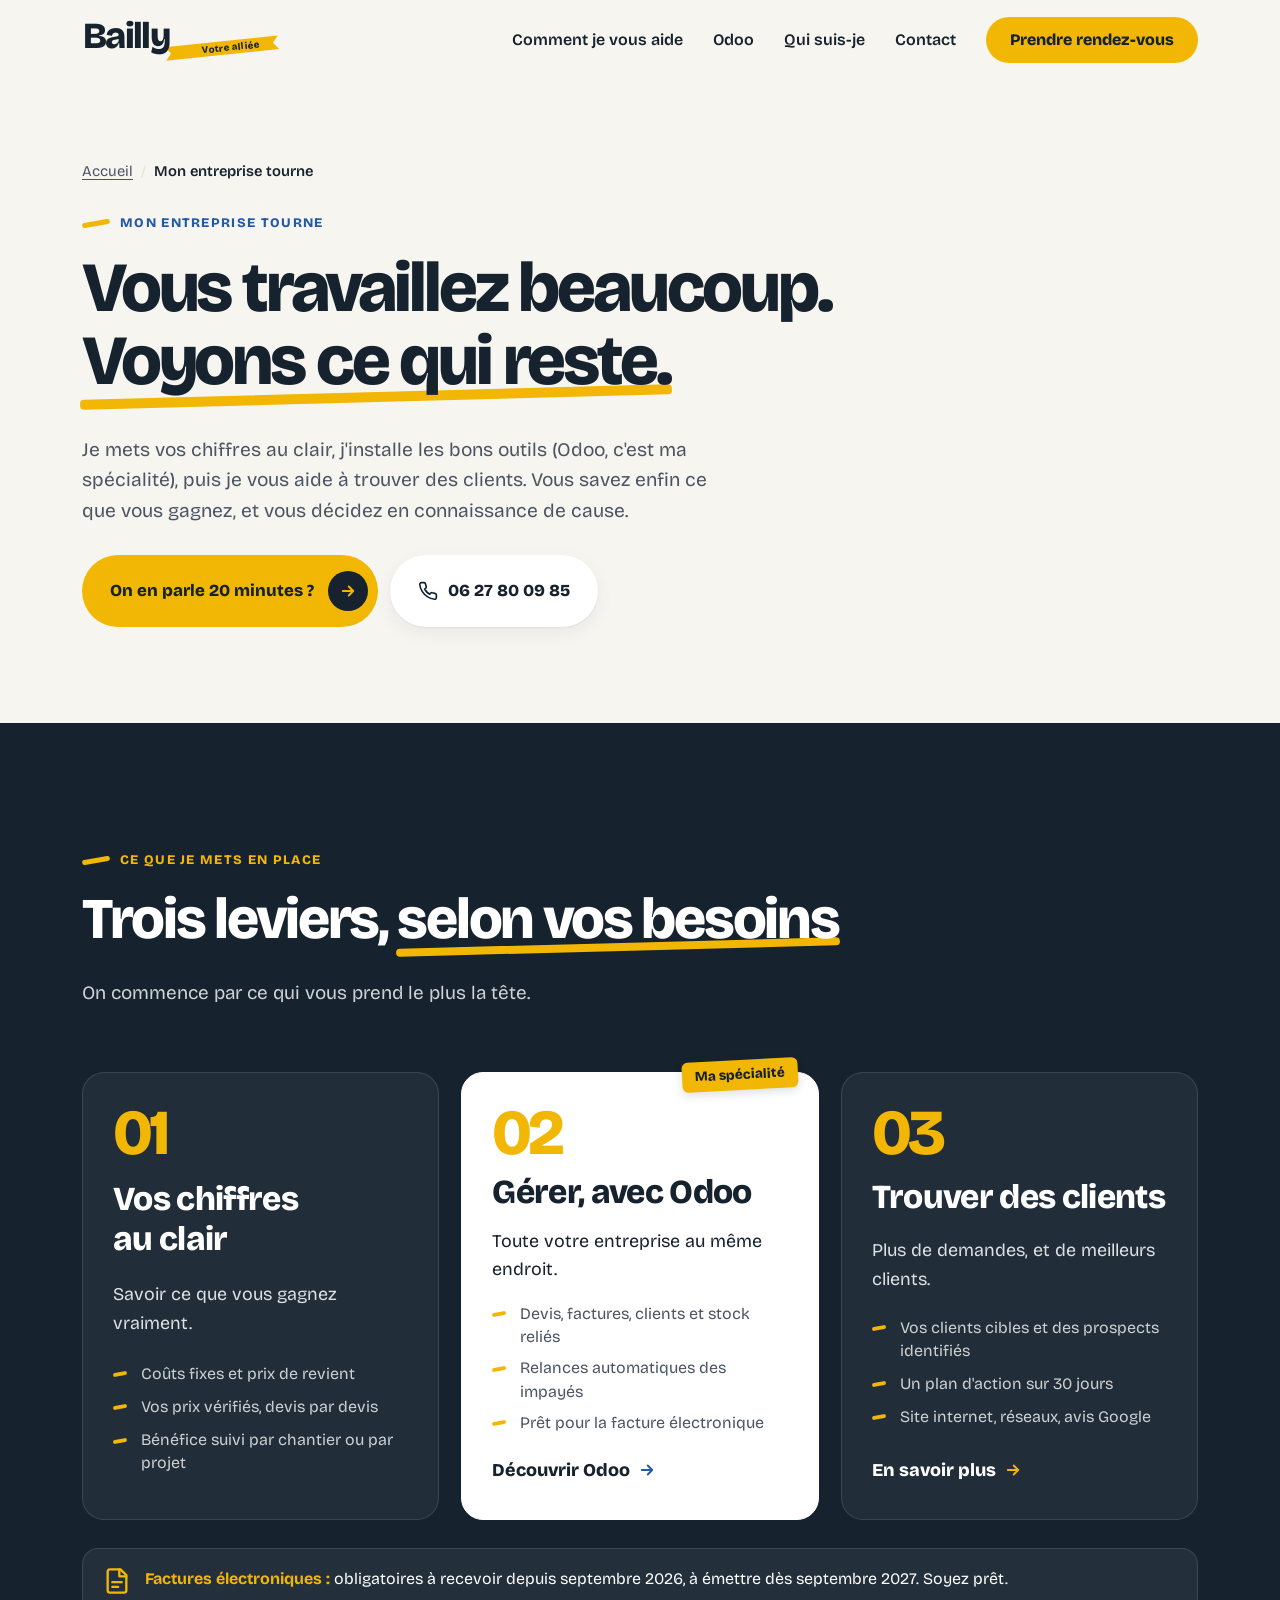
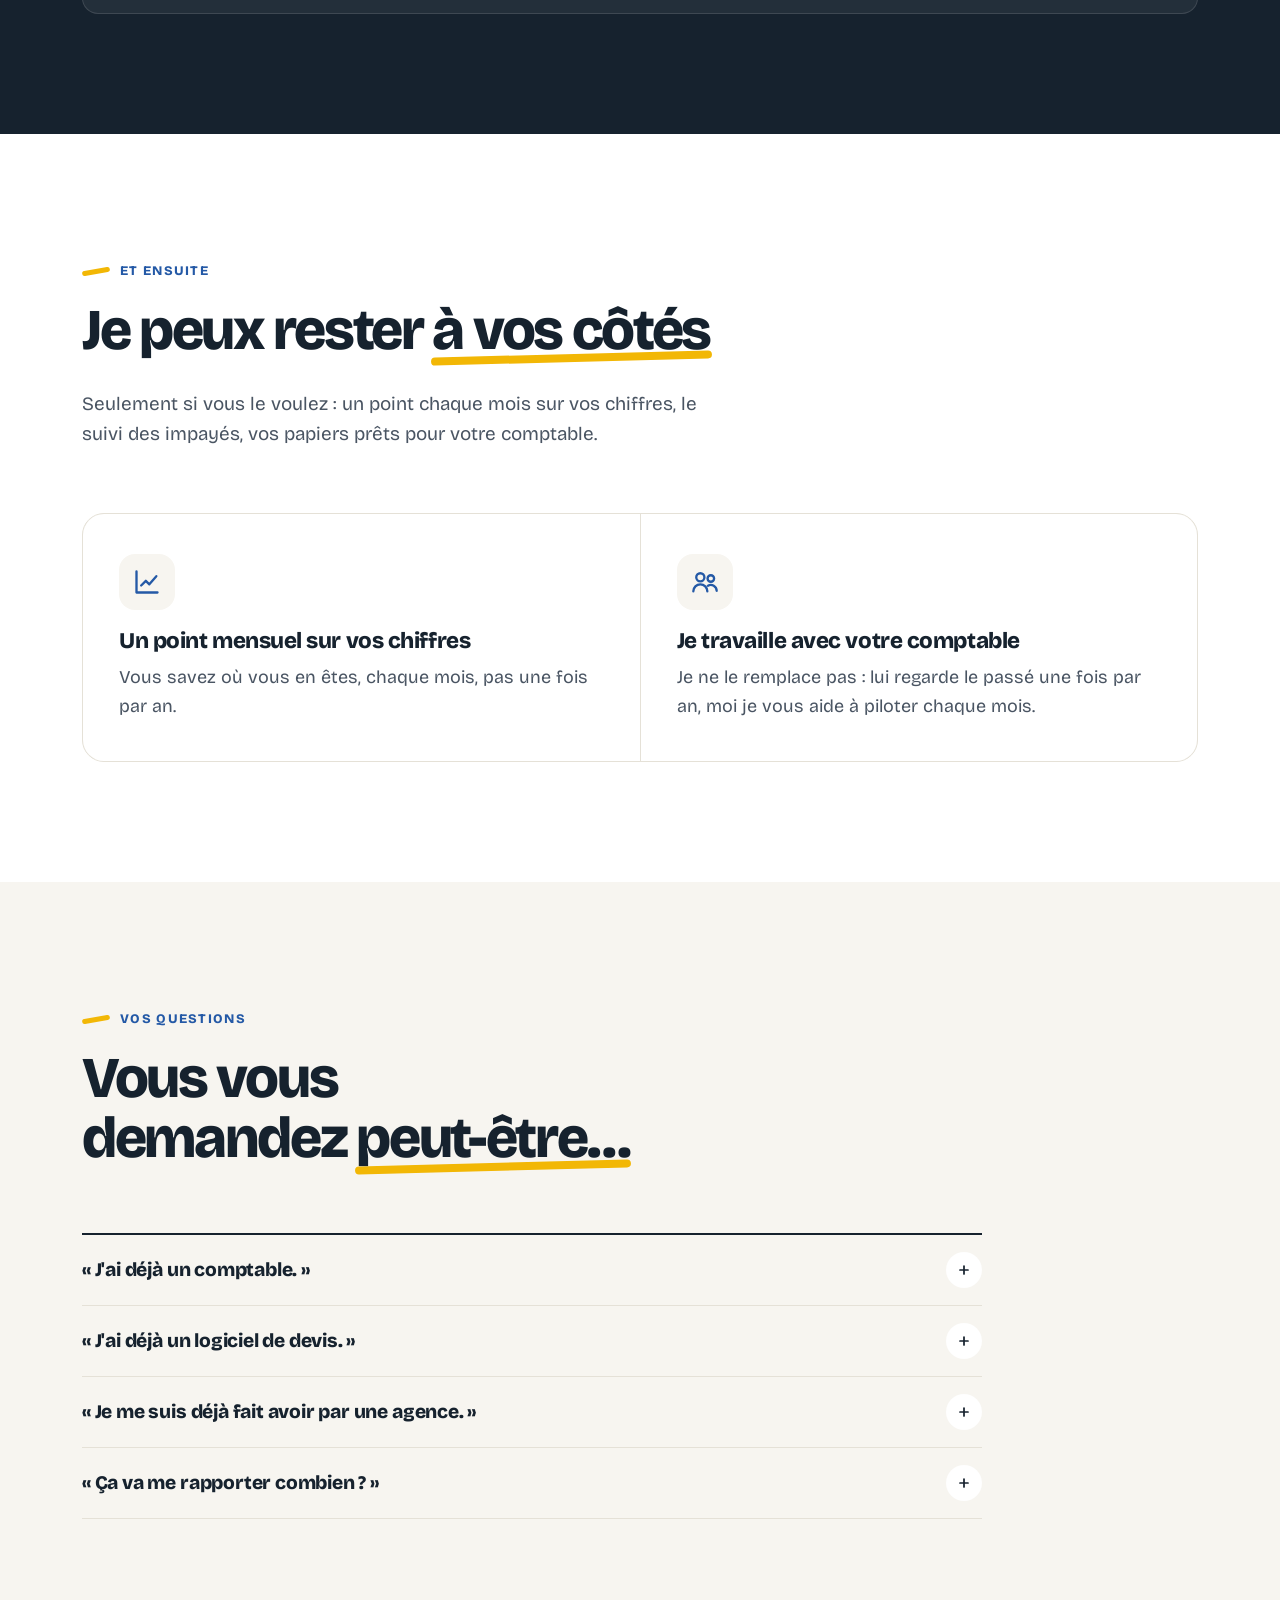
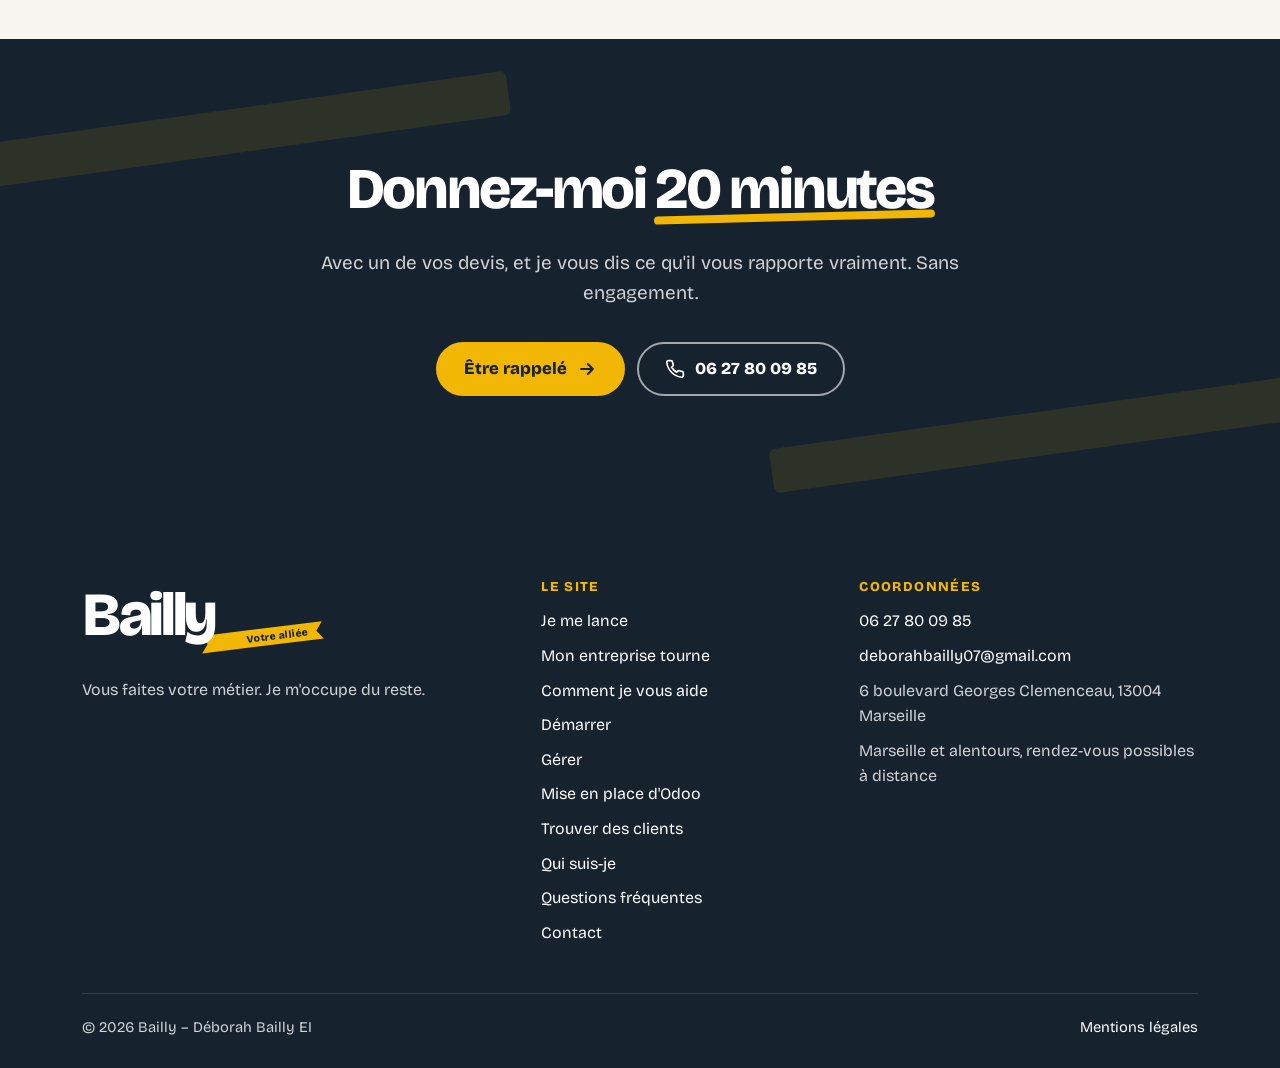
<file: mon-entreprise.html>
<!DOCTYPE html>
<html lang="fr">
<head>
<meta charset="utf-8">
<meta name="viewport" content="width=device-width, initial-scale=1">
<title>Mieux gérer son entreprise avec Odoo à Marseille – Bailly, votre alliée</title>
<meta name="description" content="Votre entreprise tourne mais vous ne savez pas ce qu'elle vous rapporte ? Chiffres au clair, Odoo, relances, facture électronique, recherche de clients. Artisans, commerçants, indépendants et TPE à Marseille.">
<link rel="canonical" href="https://www.bailly-gestion.fr/mon-entreprise.html">
<meta name="theme-color" content="#16222E">
<meta property="og:type" content="website">
<meta property="og:locale" content="fr_FR">
<meta property="og:site_name" content="Bailly">
<meta property="og:title" content="Je travaille beaucoup, je veux que ça rapporte plus – Bailly, votre alliée">
<meta property="og:description" content="Votre entreprise tourne mais vous ne savez pas ce qu'elle vous rapporte ? Chiffres au clair, Odoo, relances, facture électronique, recherche de clients. Artisans, commerçants, indépendants et TPE à Marseille.">
<meta property="og:url" content="https://www.bailly-gestion.fr/mon-entreprise.html">
<meta property="og:image" content="https://www.bailly-gestion.fr/partage.jpg">
<meta property="og:image:width" content="1200">
<meta property="og:image:height" content="630">
<meta property="og:image:alt" content="Bailly, votre alliée – Vous faites votre métier. Je m'occupe du reste.">
<meta name="twitter:card" content="summary_large_image">
<link rel="icon" type="image/svg+xml" href="favicon.svg">
<link rel="preconnect" href="https://fonts.googleapis.com">
<link rel="preconnect" href="https://fonts.gstatic.com" crossorigin>
<link href="https://fonts.googleapis.com/css2?family=Bricolage+Grotesque:opsz,wght@12..96,400;12..96,600;12..96,800&display=swap" rel="stylesheet">
<link rel="stylesheet" href="style.css?v=mwxpmwrz">
<script>document.documentElement.classList.add('js');</script>

</head>
<body>
<svg width="0" height="0" style="position:absolute" aria-hidden="true" focusable="false">
  <defs>
    <!-- Logo principal : « Bailly » + ruban jaune « Votre alliée » derrière le y -->
    <symbol id="logo-principal" viewBox="0 0 366 122">
      <g transform="rotate(-7 270 86)">
        <polygon points="178,73 362,73 352,86 362,99 178,99 188,86" fill="#F2B705"/>
        <text x="293" y="91.5" text-anchor="middle" font-family="'Bricolage Grotesque', system-ui, sans-serif" font-weight="800" font-size="15.5" letter-spacing=".6" fill="#16222E">Votre alliée</text>
      </g>
      <text x="2" y="82" font-family="'Bricolage Grotesque', system-ui, sans-serif" font-weight="800" font-size="92" letter-spacing="-4" fill="currentColor">Bailly</text>
    </symbol>
    <!-- Logo en ligne (en-tête) -->
    <symbol id="logo-ligne" viewBox="0 0 250 56">
      <g transform="rotate(-6 176 38)">
        <polygon points="104,29 246,29 239,37.5 246,46 104,46 111,37.5" fill="#F2B705"/>
        <text x="186" y="41.6" text-anchor="middle" font-family="'Bricolage Grotesque', system-ui, sans-serif" font-weight="800" font-size="12" letter-spacing=".3" fill="#16222E">Votre alliée</text>
      </g>
      <text x="1" y="38" font-family="'Bricolage Grotesque', system-ui, sans-serif" font-weight="800" font-size="46" letter-spacing="-2" fill="currentColor">Bailly</text>
    </symbol>

    <symbol id="i-tel" viewBox="0 0 24 24"><path fill="none" stroke="currentColor" stroke-width="2" stroke-linecap="round" stroke-linejoin="round" d="M22 16.9v3a2 2 0 0 1-2.2 2 19.8 19.8 0 0 1-8.6-3.1 19.5 19.5 0 0 1-6-6A19.8 19.8 0 0 1 2.1 4.2 2 2 0 0 1 4.1 2h3a2 2 0 0 1 2 1.7c.1 1 .4 1.9.7 2.8a2 2 0 0 1-.5 2.1L8 9.9a16 16 0 0 0 6 6l1.3-1.3a2 2 0 0 1 2.1-.4c.9.3 1.8.6 2.8.7a2 2 0 0 1 1.8 2z"/></symbol>
    <symbol id="i-mail" viewBox="0 0 24 24"><g fill="none" stroke="currentColor" stroke-width="2" stroke-linecap="round" stroke-linejoin="round"><rect x="2" y="4" width="20" height="16" rx="3"/><path d="M3 6l9 7 9-7"/></g></symbol>
    <symbol id="i-lieu" viewBox="0 0 24 24"><g fill="none" stroke="currentColor" stroke-width="2" stroke-linecap="round" stroke-linejoin="round"><path d="M12 22s-7-6.2-7-12a7 7 0 0 1 14 0c0 5.8-7 12-7 12z"/><circle cx="12" cy="10" r="2.5"/></g></symbol>
    <symbol id="i-fleche" viewBox="0 0 24 24"><path fill="none" stroke="currentColor" stroke-width="2.5" stroke-linecap="round" stroke-linejoin="round" d="M5 12h14M13 6l6 6-6 6"/></symbol>
    <symbol id="i-soleil" viewBox="0 0 24 24"><g fill="none" stroke="currentColor" stroke-width="2" stroke-linecap="round"><circle cx="12" cy="12" r="4"/><path d="M12 2v2M12 20v2M4.9 4.9l1.4 1.4M17.7 17.7l1.4 1.4M2 12h2M20 12h2M4.9 19.1l1.4-1.4M17.7 6.3l1.4-1.4"/></g></symbol>
    <symbol id="i-lune" viewBox="0 0 24 24"><path fill="none" stroke="currentColor" stroke-width="2" stroke-linecap="round" stroke-linejoin="round" d="M21 12.8A9 9 0 1 1 11.2 3a7 7 0 0 0 9.8 9.8z"/></symbol>
    <symbol id="i-calendrier" viewBox="0 0 24 24"><g fill="none" stroke="currentColor" stroke-width="2" stroke-linecap="round" stroke-linejoin="round"><rect x="3" y="4" width="18" height="18" rx="3"/><path d="M16 2v4M8 2v4M3 10h18M9 15h6"/></g></symbol>
    <symbol id="i-etiquette" viewBox="0 0 24 24"><g fill="none" stroke="currentColor" stroke-width="2" stroke-linecap="round" stroke-linejoin="round"><path d="M20.6 13.4l-7.2 7.2a2 2 0 0 1-2.8 0L2 12V2h10l8.6 8.6a2 2 0 0 1 0 2.8z"/><circle cx="7" cy="7" r="1.5"/></g></symbol>
    <symbol id="i-libre" viewBox="0 0 24 24"><g fill="none" stroke="currentColor" stroke-width="2" stroke-linecap="round" stroke-linejoin="round"><rect x="3" y="11" width="18" height="11" rx="3"/><path d="M7 11V7a5 5 0 0 1 9.9-1"/></g></symbol>
    <symbol id="i-patron" viewBox="0 0 24 24"><g fill="none" stroke="currentColor" stroke-width="2" stroke-linecap="round" stroke-linejoin="round"><path d="M3 20h18"/><path d="M4 16l2-9 4 4 2-6 2 6 4-4 2 9z"/></g></symbol>
    <symbol id="i-main" viewBox="0 0 24 24"><g fill="none" stroke="currentColor" stroke-width="2" stroke-linecap="round" stroke-linejoin="round"><circle cx="8" cy="8" r="3.5"/><circle cx="17" cy="9" r="2.8"/><path d="M2 20a6 6 0 0 1 12 0M14.5 15.2A5 5 0 0 1 22 19.5"/></g></symbol>
    <symbol id="i-coche" viewBox="0 0 24 24"><path fill="none" stroke="currentColor" stroke-width="3" stroke-linecap="round" stroke-linejoin="round" d="M5 12.5l4.5 4.5L19 7.5"/></symbol>
    <symbol id="i-carte" viewBox="0 0 24 24"><g fill="none" stroke="currentColor" stroke-width="2" stroke-linecap="round" stroke-linejoin="round"><rect x="2" y="5" width="20" height="14" rx="3"/><path d="M2 10h20M6 15h4"/></g></symbol>
    <symbol id="i-facture" viewBox="0 0 24 24"><g fill="none" stroke="currentColor" stroke-width="2" stroke-linecap="round" stroke-linejoin="round"><path d="M6 2h9l5 5v13a2 2 0 0 1-2 2H6a2 2 0 0 1-2-2V4a2 2 0 0 1 2-2z"/><path d="M14 2v6h6M8 13h8M8 17h5"/></g></symbol>
    <symbol id="i-cadeau" viewBox="0 0 24 24"><g fill="none" stroke="currentColor" stroke-width="2.2" stroke-linecap="round" stroke-linejoin="round"><rect x="3" y="8" width="18" height="4" rx="1"/><path d="M5 12v9h14v-9M12 8v13M12 8S10.5 3 8 3.5 7 8 12 8zM12 8s1.5-5 4-4.5S17 8 12 8z"/></g></symbol>
    <symbol id="i-personne" viewBox="0 0 24 24"><g fill="none" stroke="currentColor" stroke-width="1.6" stroke-linecap="round"><circle cx="12" cy="8" r="4"/><path d="M4 21a8 8 0 0 1 16 0"/></g></symbol>
    <symbol id="i-lecture" viewBox="0 0 24 24"><path fill="currentColor" d="M7 4.5v15l12-7.5z"/></symbol>
    <symbol id="i-burger" viewBox="0 0 24 24"><path fill="none" stroke="currentColor" stroke-width="2.5" stroke-linecap="round" d="M4 7h16M4 12h16M4 17h16"/></symbol>
    <symbol id="i-croix" viewBox="0 0 24 24"><path fill="none" stroke="currentColor" stroke-width="2.5" stroke-linecap="round" d="M6 6l12 12M18 6L6 18"/></symbol>
    <symbol id="i-devis" viewBox="0 0 24 24"><g fill="none" stroke="currentColor" stroke-width="2" stroke-linecap="round" stroke-linejoin="round"><path d="M14 3H6a2 2 0 0 0-2 2v14a2 2 0 0 0 2 2h12a2 2 0 0 0 2-2V9z"/><path d="M14 3v6h6M9 14l2 2 4-4"/></g></symbol>
    <symbol id="i-boite" viewBox="0 0 24 24"><g fill="none" stroke="currentColor" stroke-width="2" stroke-linecap="round" stroke-linejoin="round"><path d="M21 8l-9-5-9 5v8l9 5 9-5z"/><path d="M3 8l9 5 9-5M12 13v8"/></g></symbol>
    <symbol id="i-panier" viewBox="0 0 24 24"><g fill="none" stroke="currentColor" stroke-width="2" stroke-linecap="round" stroke-linejoin="round"><circle cx="9" cy="20" r="1.5"/><circle cx="18" cy="20" r="1.5"/><path d="M2 3h3l2.7 12.4a2 2 0 0 0 2 1.6h8.6a2 2 0 0 0 2-1.6L22 7H6"/></g></symbol>
    <symbol id="i-graph" viewBox="0 0 24 24"><g fill="none" stroke="currentColor" stroke-width="2" stroke-linecap="round" stroke-linejoin="round"><path d="M3 3v18h18"/><path d="M7 15l4-4 3 3 6-7"/></g></symbol>
    <symbol id="i-globe" viewBox="0 0 24 24"><g fill="none" stroke="currentColor" stroke-width="2" stroke-linecap="round" stroke-linejoin="round"><circle cx="12" cy="12" r="9"/><path d="M3 12h18M12 3a14 14 0 0 1 0 18M12 3a14 14 0 0 0 0 18"/></g></symbol>
    <symbol id="i-boutique" viewBox="0 0 24 24"><g fill="none" stroke="currentColor" stroke-width="2" stroke-linecap="round" stroke-linejoin="round"><path d="M3 9l1.5-5h15L21 9M3 9v11h18V9M3 9h18"/><path d="M9 20v-6h6v6"/></g></symbol>
    <symbol id="i-dossier" viewBox="0 0 24 24"><g fill="none" stroke="currentColor" stroke-width="2" stroke-linecap="round" stroke-linejoin="round"><path d="M3 6a2 2 0 0 1 2-2h4l2 2h8a2 2 0 0 1 2 2v10a2 2 0 0 1-2 2H5a2 2 0 0 1-2-2z"/><path d="M8 13h8"/></g></symbol>
    <symbol id="i-mobile" viewBox="0 0 24 24"><g fill="none" stroke="currentColor" stroke-width="2" stroke-linecap="round" stroke-linejoin="round"><rect x="6" y="2" width="12" height="20" rx="3"/><path d="M10 18h4M9 12l2-2 2 2 2-3"/></g></symbol>
    <symbol id="i-recu" viewBox="0 0 24 24"><g fill="none" stroke="currentColor" stroke-width="2" stroke-linecap="round" stroke-linejoin="round"><path d="M5 2h14v20l-3-2-2 2-2-2-2 2-2-2-3 2z"/><path d="M9 7h6M9 11h6M9 15h4"/></g></symbol>
    <symbol id="i-engrenage" viewBox="0 0 24 24"><g fill="none" stroke="currentColor" stroke-width="2" stroke-linecap="round" stroke-linejoin="round"><circle cx="12" cy="12" r="3"/><path d="M19.4 15a1.7 1.7 0 0 0 .3 1.8l.1.1a2 2 0 1 1-2.8 2.8l-.1-.1a1.7 1.7 0 0 0-1.8-.3 1.7 1.7 0 0 0-1 1.5V21a2 2 0 1 1-4 0v-.1a1.7 1.7 0 0 0-1.1-1.5 1.7 1.7 0 0 0-1.8.3l-.1.1a2 2 0 1 1-2.8-2.8l.1-.1a1.7 1.7 0 0 0 .3-1.8 1.7 1.7 0 0 0-1.5-1H3a2 2 0 1 1 0-4h.1a1.7 1.7 0 0 0 1.5-1.1 1.7 1.7 0 0 0-.3-1.8l-.1-.1a2 2 0 1 1 2.8-2.8l.1.1a1.7 1.7 0 0 0 1.8.3H9a1.7 1.7 0 0 0 1-1.5V3a2 2 0 1 1 4 0v.1a1.7 1.7 0 0 0 1 1.5 1.7 1.7 0 0 0 1.8-.3l.1-.1a2 2 0 1 1 2.8 2.8l-.1.1a1.7 1.7 0 0 0-.3 1.8V9a1.7 1.7 0 0 0 1.5 1H21a2 2 0 1 1 0 4h-.1a1.7 1.7 0 0 0-1.5 1z"/></g></symbol>
  </defs>
</svg>
<a class="saut" href="#contenu">Aller au contenu</a>

<header class="entete" id="entete">
  <div class="conteneur">
    <a class="logo-lien" href="index.html" aria-label="Bailly, votre alliée – accueil">
      <svg class="logo-ligne" viewBox="0 0 250 56" aria-hidden="true"><use href="#logo-ligne"/></svg>
    </a>
    <nav class="nav-principale" aria-label="Menu principal">
      <a href="services.html">Comment je vous aide</a>
      <a href="odoo.html">Odoo</a>
      <a href="qui-suis-je.html">Qui suis-je</a>
      <a href="contact.html">Contact</a>
      <a class="btn btn-jaune" href="contact.html">Prendre rendez-vous</a>
    </nav>
    <div class="actions-mobile">
      <a class="btn-rond btn-appel" href="tel:+33627800985" aria-label="Appeler Déborah au 06 27 80 09 85">
        <svg aria-hidden="true"><use href="#i-tel"/></svg>
      </a>
      <button class="btn-rond btn-burger" id="burger" type="button" aria-expanded="false" aria-controls="menu-mobile" aria-label="Ouvrir le menu">
        <svg class="ferme-icone" aria-hidden="true"><use href="#i-burger"/></svg>
        <svg class="ouvert-icone" aria-hidden="true"><use href="#i-croix"/></svg>
      </button>
    </div>
  </div>
</header>

<nav class="menu-mobile" id="menu-mobile" aria-label="Menu mobile" hidden>
  <a href="services.html">Comment je vous aide</a>
  <a href="odoo.html">Odoo, ma spécialité</a>
  <a href="qui-suis-je.html">Qui suis-je</a>
  <a href="contact.html">Contact</a>
  <a class="btn btn-jaune" href="contact.html">Prendre rendez-vous</a>
</nav>

<main id="contenu">
<section class="page-tete">
  <div class="conteneur">
    <nav class="fil" aria-label="Fil d'Ariane"><ol><li><a href="index.html">Accueil</a></li><li><span aria-current="page">Mon entreprise tourne</span></li></ol></nav>
    <p class="repere">Mon entreprise tourne</p>
    <h1>Vous travaillez beaucoup. <span class="souligne">Voyons ce qui reste.</span></h1>
    <p class="intro">Je mets vos chiffres au clair, j'installe les bons outils (Odoo, c'est ma spécialité), puis je vous aide à trouver des clients. Vous savez enfin ce que vous gagnez, et vous décidez en connaissance de cause.</p>
    <div class="boutons" style="margin-top:28px">
      <a class="btn btn-jaune btn-rond-fleche" href="contact.html?offre=Mon%20entreprise%20tourne">On en parle 20&nbsp;minutes&nbsp;? <span class="rond" aria-hidden="true"><svg><use href="#i-fleche"/></svg></span></a>
      <a class="btn btn-blanc" href="tel:+33627800985"><svg aria-hidden="true"><use href="#i-tel"/></svg>06 27 80 09 85</a>
    </div>
  </div>
</section>

<section class="section nuit" aria-labelledby="titre-quoi">
  <div class="conteneur">
    <div class="tete-section">
      <p class="repere">Ce que je mets en place</p>
      <h2 id="titre-quoi" class="apparait">Trois leviers, <span class="souligne">selon vos besoins</span></h2>
      <p class="intro apparait">On commence par ce qui vous prend le plus la tête.</p>
    </div>
    <ul class="services">
      <li class="service apparait">
        <span class="service-num" aria-hidden="true">01</span>
        <h3>Vos chiffres au clair</h3>
        <p class="promesse">Savoir ce que vous gagnez vraiment.</p>
        <ul>
          <li>Coûts fixes et prix de revient</li>
          <li>Vos prix vérifiés, devis par devis</li>
          <li>Bénéfice suivi par chantier ou par projet</li>
        </ul>
      </li>
      <li class="service vedette apparait">
        <span class="etiquette">Ma spécialité</span>
        <span class="service-num" aria-hidden="true">02</span>
        <h3>Gérer, avec Odoo</h3>
        <p class="promesse">Toute votre entreprise au même endroit.</p>
        <ul>
          <li>Devis, factures, clients et stock reliés</li>
          <li>Relances automatiques des impayés</li>
          <li>Prêt pour la facture électronique</li>
        </ul>
        <a class="lien-fleche" href="odoo.html">Découvrir Odoo <svg aria-hidden="true"><use href="#i-fleche"/></svg></a>
      </li>
      <li class="service apparait">
        <span class="service-num" aria-hidden="true">03</span>
        <h3>Trouver des clients</h3>
        <p class="promesse">Plus de demandes, et de meilleurs clients.</p>
        <ul>
          <li>Vos clients cibles et des prospects identifiés</li>
          <li>Un plan d'action sur 30 jours</li>
          <li>Site internet, réseaux, avis Google</li>
        </ul>
        <a class="lien-fleche" href="services.html#clients">En savoir plus <svg aria-hidden="true"><use href="#i-fleche"/></svg></a>
      </li>
    </ul>
    <div class="encart apparait" style="margin-top:28px;background:rgba(255,255,255,.06);border:1px solid rgba(255,255,255,.12)">
      <svg aria-hidden="true"><use href="#i-facture"/></svg>
      <p><strong>Factures électroniques :</strong> obligatoires à recevoir depuis septembre 2026, à émettre dès septembre 2027. Soyez prêt.</p>
    </div>
  </div>
</section>

<section class="section" aria-labelledby="titre-suivi">
  <div class="conteneur">
    <div class="tete-section">
      <p class="repere">Et ensuite</p>
      <h2 id="titre-suivi" class="apparait">Je peux rester <span class="souligne">à vos côtés</span></h2>
      <p class="intro apparait">Seulement si vous le voulez : un point chaque mois sur vos chiffres, le suivi des impayés, vos papiers prêts pour votre comptable.</p>
    </div>
    <ul class="raisons apparait">
      <li class="raison"><span class="raison-icone"><svg aria-hidden="true"><use href="#i-graph"/></svg></span><h3>Un point mensuel sur vos chiffres</h3><p>Vous savez où vous en êtes, chaque mois, pas une fois par an.</p></li>
      <li class="raison"><span class="raison-icone"><svg aria-hidden="true"><use href="#i-main"/></svg></span><h3>Je travaille avec votre comptable</h3><p>Je ne le remplace pas : lui regarde le passé une fois par an, moi je vous aide à piloter chaque mois.</p></li>
    </ul>
  </div>
</section>

<section class="section creme" aria-labelledby="titre-faq-ent">
  <div class="conteneur">
    <div class="tete-section">
      <p class="repere">Vos questions</p>
      <h2 id="titre-faq-ent" class="apparait">Vous vous demandez <span class="souligne">peut-être…</span></h2>
    </div>
    <div class="faq apparait">
      <details><summary>« J'ai déjà un comptable. »</summary><div class="reponse"><p>Très bien, je ne le remplace pas. Lui regarde le passé une fois par an ; moi, je vous aide à piloter chaque mois, et je lui prépare vos papiers.</p></div></details>
      <details><summary>« J'ai déjà un logiciel de devis. »</summary><div class="reponse"><p>Parfait, on part de lui. Votre logiciel fait les devis ; il ne vous dit pas si vos prix sont les bons.</p></div></details>
      <details><summary>« Je me suis déjà fait avoir par une agence. »</summary><div class="reponse"><p>Je comprends, et c'est pour ça que je fonctionne autrement : pas d'engagement long sur les étapes, un prix fixé à l'avance, et vous voyez ce que vous recevez.</p></div></details>
      <details><summary>« Ça va me rapporter combien&nbsp;? »</summary><div class="reponse"><p>Je ne vais pas vous promettre un chiffre sans avoir regardé, ce ne serait pas sérieux. Donnez-moi 20 minutes avec un de vos devis, et je vous dis ce qu'il vous rapporte vraiment.</p></div></details>
    </div>
  </div>
</section>

<section class="section nuit appel" aria-labelledby="titre-appel">
  <div class="conteneur">
    <h2 id="titre-appel" class="apparait">Donnez-moi <span class="souligne">20 minutes</span></h2>
    <p class="intro">Avec un de vos devis, et je vous dis ce qu'il vous rapporte vraiment. Sans engagement.</p>
    <div class="boutons">
      <a class="btn btn-jaune" href="contact.html?offre=Mon%20entreprise%20tourne">Être rappelé <svg aria-hidden="true"><use href="#i-fleche"/></svg></a>
      <a class="btn btn-contour" href="tel:+33627800985"><svg aria-hidden="true"><use href="#i-tel"/></svg>06 27 80 09 85</a>
    </div>
  </div>
</section>
</main>

<footer class="pied">
  <div class="conteneur">
    <div class="pied-grille">
      <div>
        <svg class="logo-principal" viewBox="0 0 366 122" role="img" aria-label="Bailly, votre alliée"><use href="#logo-principal"/></svg>
        <p>Vous faites votre métier. Je m'occupe du reste.</p>
      </div>
      <nav aria-label="Plan du site">
        <h2>Le site</h2>
        <ul>
          <li><a href="je-me-lance.html">Je me lance</a></li>
          <li><a href="mon-entreprise.html">Mon entreprise tourne</a></li>
          <li><a href="services.html">Comment je vous aide</a></li>
          <li><a href="services.html#demarrer">Démarrer</a></li>
          <li><a href="services.html#gerer">Gérer</a></li>
          <li><a href="odoo.html">Mise en place d'Odoo</a></li>
          <li><a href="services.html#clients">Trouver des clients</a></li>
          <li><a href="qui-suis-je.html">Qui suis-je</a></li>
          <li><a href="index.html#questions">Questions fréquentes</a></li>
          <li><a href="contact.html">Contact</a></li>
        </ul>
      </nav>
      <div>
        <h2>Coordonnées</h2>
        <ul>
          <li><a href="tel:+33627800985">06 27 80 09 85</a></li>
          <li><a href="mailto:deborahbailly07@gmail.com">deborahbailly07@gmail.com</a></li>
          <li>6 boulevard Georges Clemenceau, 13004 Marseille</li>
          <li>Marseille et alentours, rendez-vous possibles à distance</li>
        </ul>
      </div>
    </div>
    <div class="pied-bas">
      <span>© 2026 Bailly – Déborah Bailly EI</span>
      <a href="mentions-legales.html">Mentions légales</a>
    </div>
  </div>
</footer>

<script src="main.js?v=mwxpmwrz" defer></script>
</body>
</html>
</file>
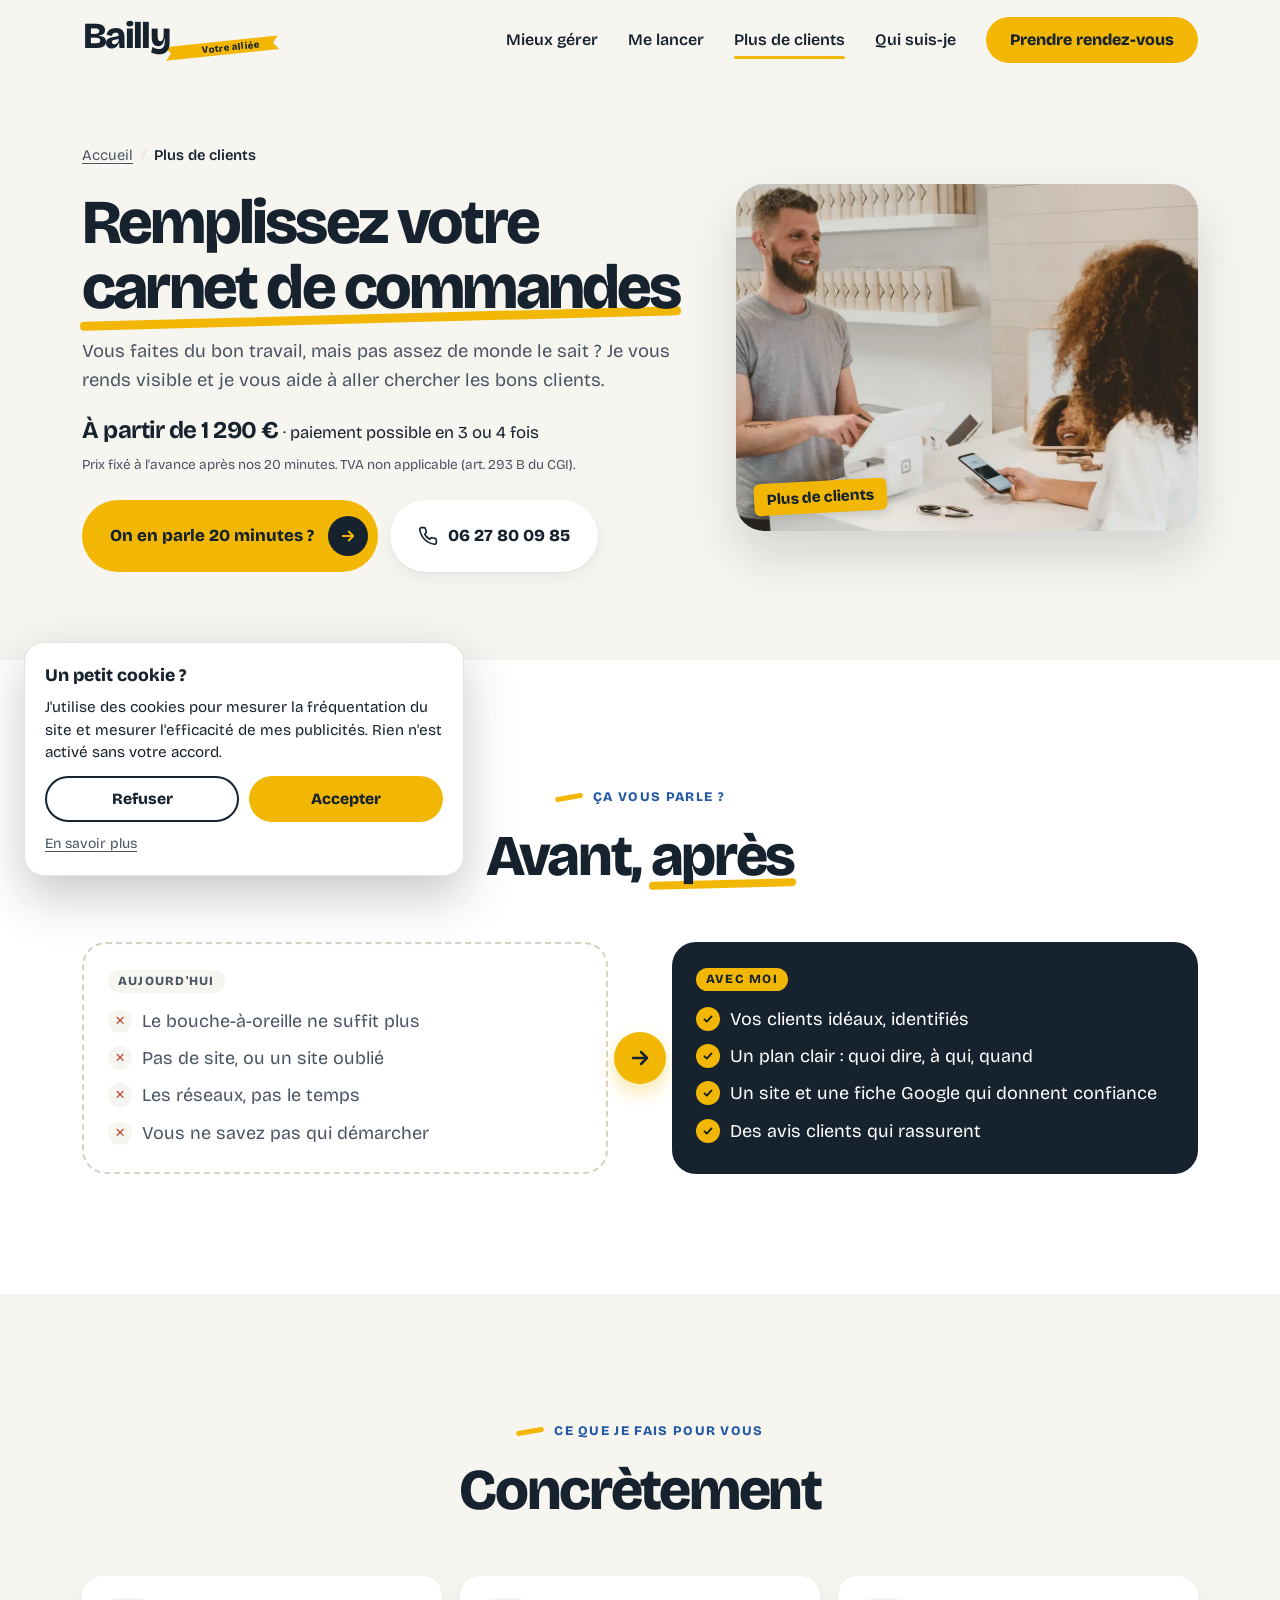
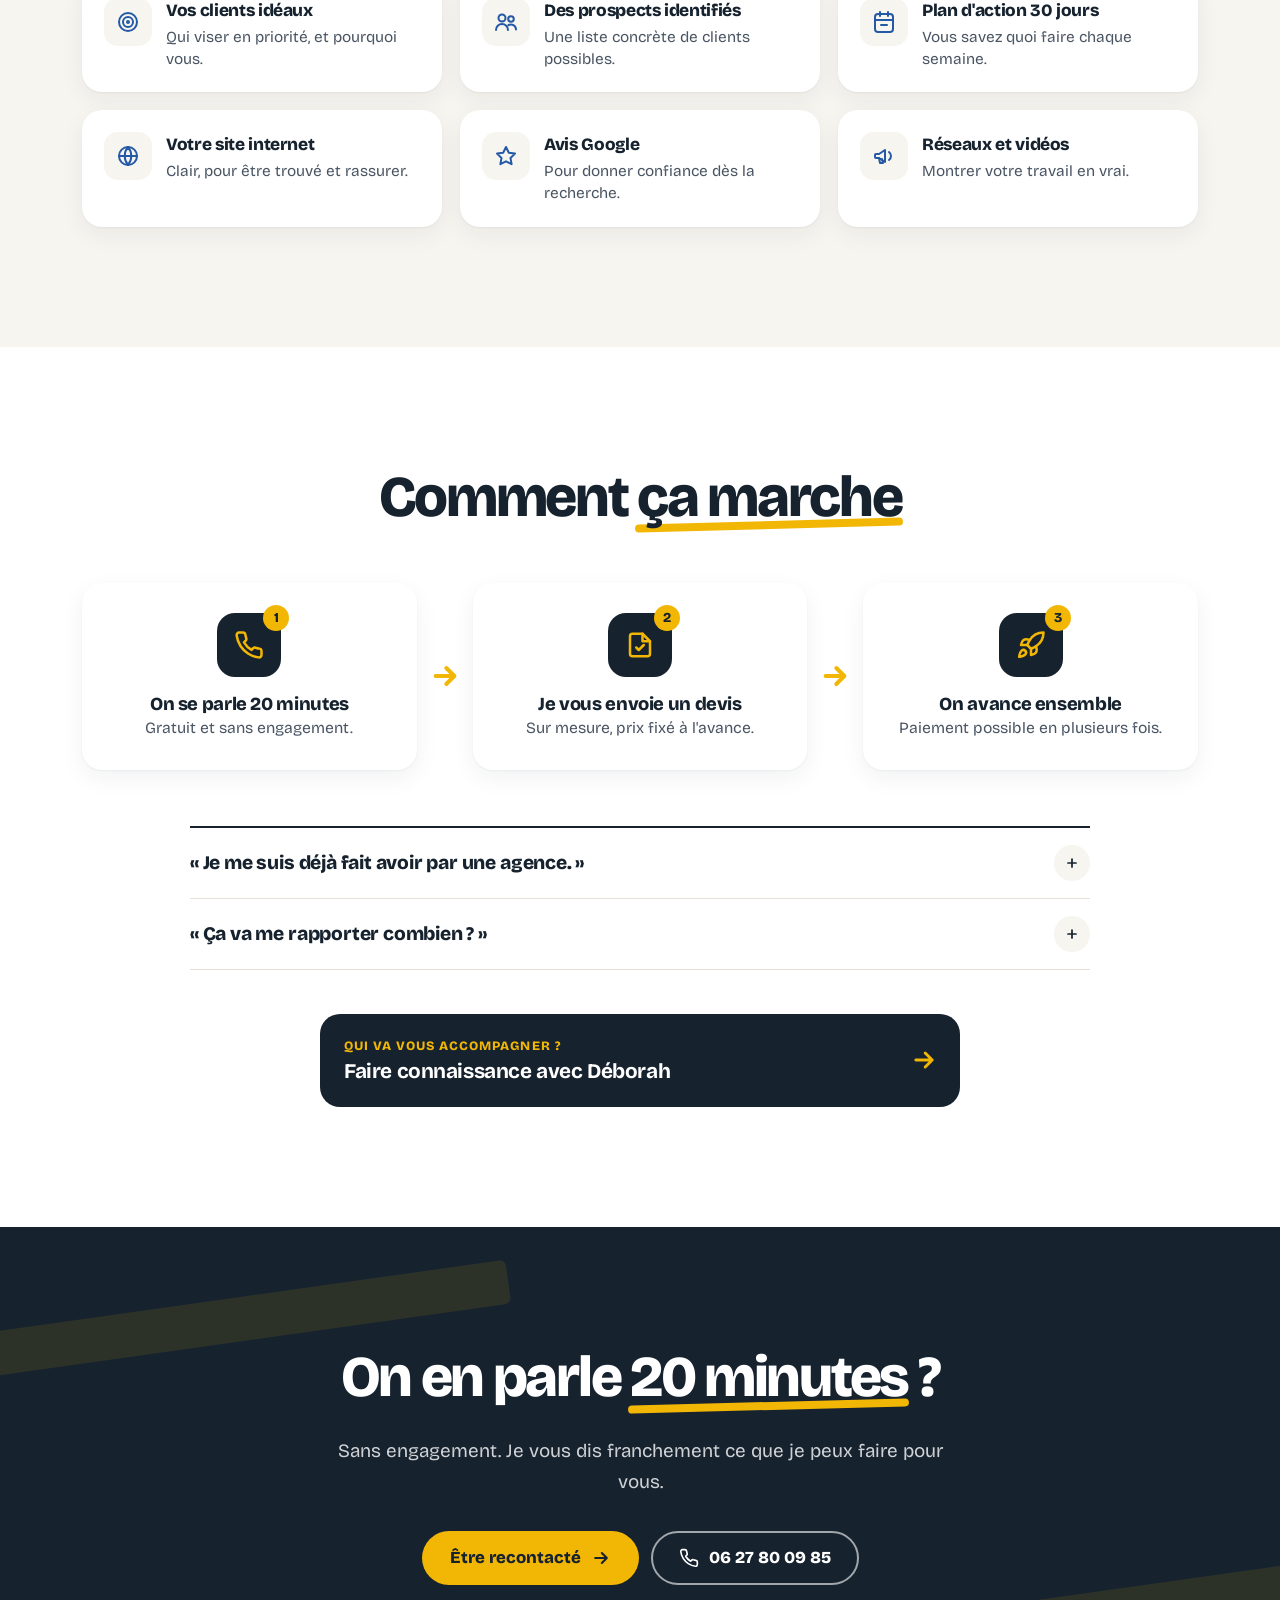
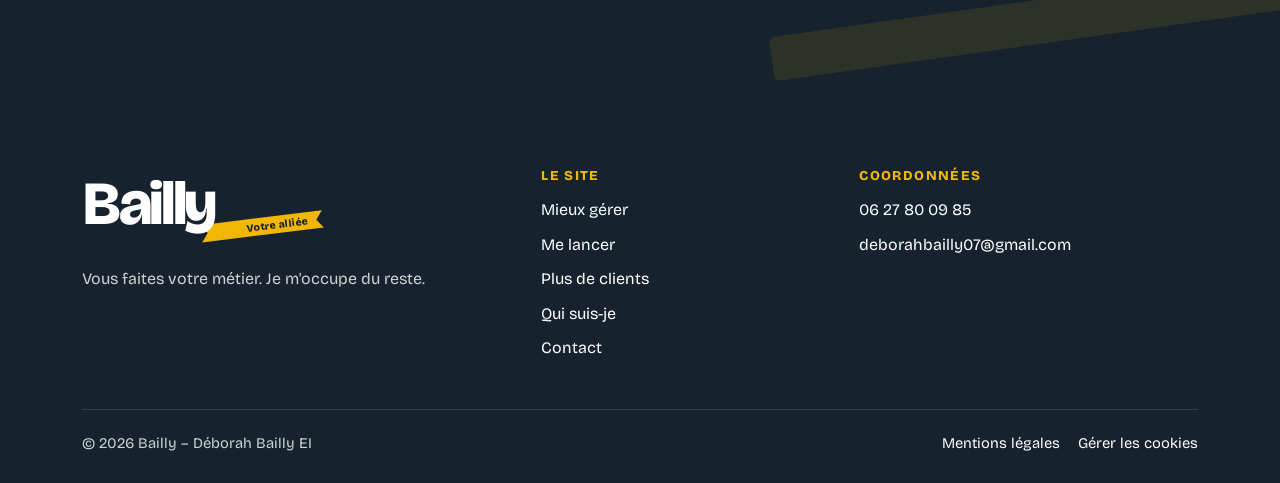
<file: plus-de-clients.html>
<!DOCTYPE html>
<html lang="fr">
<head>
<meta charset="utf-8">
<meta name="viewport" content="width=device-width, initial-scale=1">
<title>Trouver des clients : visibilité, prospection, site internet – Bailly Gestion</title>
<meta name="description" content="Le téléphone ne sonne pas assez ? Vos clients idéaux identifiés, un plan d'action sur 30 jours, votre site internet, vos avis Google et vos réseaux.">
<link rel="canonical" href="https://www.bailly-gestion.fr/plus-de-clients.html">
<meta name="theme-color" content="#16222E">
<meta property="og:type" content="website">
<meta property="og:locale" content="fr_FR">
<meta property="og:site_name" content="Bailly">
<meta property="og:title" content="Plus de clients – Bailly, votre alliée">
<meta property="og:description" content="Le téléphone ne sonne pas assez ? Vos clients idéaux identifiés, un plan d'action sur 30 jours, votre site internet, vos avis Google et vos réseaux.">
<meta property="og:url" content="https://www.bailly-gestion.fr/plus-de-clients.html">
<meta property="og:image" content="https://www.bailly-gestion.fr/partage.jpg">
<meta property="og:image:width" content="1200">
<meta property="og:image:height" content="630">
<meta property="og:image:alt" content="Bailly, votre alliée – Vous faites votre métier. Je m'occupe du reste.">
<meta name="twitter:card" content="summary_large_image">
<link rel="icon" type="image/svg+xml" href="favicon.svg">
<link rel="preconnect" href="https://fonts.googleapis.com">
<link rel="preconnect" href="https://fonts.gstatic.com" crossorigin>
<link href="https://fonts.googleapis.com/css2?family=Bricolage+Grotesque:opsz,wght@12..96,400;12..96,600;12..96,800&display=swap" rel="stylesheet">
<link rel="stylesheet" href="style.css?v=mx0n3xmi">
<script>document.documentElement.classList.add('js');</script>
<script type="application/ld+json">
{
  "@context": "https://schema.org",
  "@type": "Service",
  "name": "Plus de clients",
  "description": "Le téléphone ne sonne pas assez ? Vos clients idéaux identifiés, un plan d'action sur 30 jours, votre site internet, vos avis Google et vos réseaux.",
  "url": "https://www.bailly-gestion.fr/plus-de-clients.html",
  "provider": {
    "@type": "ProfessionalService",
    "@id": "https://www.bailly-gestion.fr/#entreprise",
    "name": "Bailly",
    "telephone": "+33627800985"
  },
  "areaServed": [
    {
      "@type": "Country",
      "name": "France"
    }
  ]
}
</script>
</head>
<body>
<svg width="0" height="0" style="position:absolute" aria-hidden="true" focusable="false">
  <defs>
    <!-- Logo principal : « Bailly » + ruban jaune « Votre alliée » derrière le y -->
    <symbol id="logo-principal" viewBox="0 0 366 122">
      <g transform="rotate(-7 270 86)">
        <polygon points="178,73 362,73 352,86 362,99 178,99 188,86" fill="#F2B705"/>
        <text x="293" y="91.5" text-anchor="middle" font-family="'Bricolage Grotesque', system-ui, sans-serif" font-weight="800" font-size="15.5" letter-spacing=".6" fill="#16222E">Votre alliée</text>
      </g>
      <text x="2" y="82" font-family="'Bricolage Grotesque', system-ui, sans-serif" font-weight="800" font-size="92" letter-spacing="-4" fill="currentColor">Bailly</text>
    </symbol>
    <!-- Logo en ligne (en-tête) -->
    <symbol id="logo-ligne" viewBox="0 0 250 56">
      <g transform="rotate(-6 176 38)">
        <polygon points="104,29 246,29 239,37.5 246,46 104,46 111,37.5" fill="#F2B705"/>
        <text x="186" y="41.6" text-anchor="middle" font-family="'Bricolage Grotesque', system-ui, sans-serif" font-weight="800" font-size="12" letter-spacing=".3" fill="#16222E">Votre alliée</text>
      </g>
      <text x="1" y="38" font-family="'Bricolage Grotesque', system-ui, sans-serif" font-weight="800" font-size="46" letter-spacing="-2" fill="currentColor">Bailly</text>
    </symbol>

    <symbol id="i-tel" viewBox="0 0 24 24"><path fill="none" stroke="currentColor" stroke-width="2" stroke-linecap="round" stroke-linejoin="round" d="M22 16.9v3a2 2 0 0 1-2.2 2 19.8 19.8 0 0 1-8.6-3.1 19.5 19.5 0 0 1-6-6A19.8 19.8 0 0 1 2.1 4.2 2 2 0 0 1 4.1 2h3a2 2 0 0 1 2 1.7c.1 1 .4 1.9.7 2.8a2 2 0 0 1-.5 2.1L8 9.9a16 16 0 0 0 6 6l1.3-1.3a2 2 0 0 1 2.1-.4c.9.3 1.8.6 2.8.7a2 2 0 0 1 1.8 2z"/></symbol>
    <symbol id="i-mail" viewBox="0 0 24 24"><g fill="none" stroke="currentColor" stroke-width="2" stroke-linecap="round" stroke-linejoin="round"><rect x="2" y="4" width="20" height="16" rx="3"/><path d="M3 6l9 7 9-7"/></g></symbol>
    <symbol id="i-lieu" viewBox="0 0 24 24"><g fill="none" stroke="currentColor" stroke-width="2" stroke-linecap="round" stroke-linejoin="round"><path d="M12 22s-7-6.2-7-12a7 7 0 0 1 14 0c0 5.8-7 12-7 12z"/><circle cx="12" cy="10" r="2.5"/></g></symbol>
    <symbol id="i-fleche" viewBox="0 0 24 24"><path fill="none" stroke="currentColor" stroke-width="2.5" stroke-linecap="round" stroke-linejoin="round" d="M5 12h14M13 6l6 6-6 6"/></symbol>
    <symbol id="i-soleil" viewBox="0 0 24 24"><g fill="none" stroke="currentColor" stroke-width="2" stroke-linecap="round"><circle cx="12" cy="12" r="4"/><path d="M12 2v2M12 20v2M4.9 4.9l1.4 1.4M17.7 17.7l1.4 1.4M2 12h2M20 12h2M4.9 19.1l1.4-1.4M17.7 6.3l1.4-1.4"/></g></symbol>
    <symbol id="i-lune" viewBox="0 0 24 24"><path fill="none" stroke="currentColor" stroke-width="2" stroke-linecap="round" stroke-linejoin="round" d="M21 12.8A9 9 0 1 1 11.2 3a7 7 0 0 0 9.8 9.8z"/></symbol>
    <symbol id="i-calendrier" viewBox="0 0 24 24"><g fill="none" stroke="currentColor" stroke-width="2" stroke-linecap="round" stroke-linejoin="round"><rect x="3" y="4" width="18" height="18" rx="3"/><path d="M16 2v4M8 2v4M3 10h18M9 15h6"/></g></symbol>
    <symbol id="i-etiquette" viewBox="0 0 24 24"><g fill="none" stroke="currentColor" stroke-width="2" stroke-linecap="round" stroke-linejoin="round"><path d="M20.6 13.4l-7.2 7.2a2 2 0 0 1-2.8 0L2 12V2h10l8.6 8.6a2 2 0 0 1 0 2.8z"/><circle cx="7" cy="7" r="1.5"/></g></symbol>
    <symbol id="i-libre" viewBox="0 0 24 24"><g fill="none" stroke="currentColor" stroke-width="2" stroke-linecap="round" stroke-linejoin="round"><rect x="3" y="11" width="18" height="11" rx="3"/><path d="M7 11V7a5 5 0 0 1 9.9-1"/></g></symbol>
    <symbol id="i-patron" viewBox="0 0 24 24"><g fill="none" stroke="currentColor" stroke-width="2" stroke-linecap="round" stroke-linejoin="round"><path d="M3 20h18"/><path d="M4 16l2-9 4 4 2-6 2 6 4-4 2 9z"/></g></symbol>
    <symbol id="i-main" viewBox="0 0 24 24"><g fill="none" stroke="currentColor" stroke-width="2" stroke-linecap="round" stroke-linejoin="round"><circle cx="8" cy="8" r="3.5"/><circle cx="17" cy="9" r="2.8"/><path d="M2 20a6 6 0 0 1 12 0M14.5 15.2A5 5 0 0 1 22 19.5"/></g></symbol>
    <symbol id="i-coche" viewBox="0 0 24 24"><path fill="none" stroke="currentColor" stroke-width="3" stroke-linecap="round" stroke-linejoin="round" d="M5 12.5l4.5 4.5L19 7.5"/></symbol>
    <symbol id="i-carte" viewBox="0 0 24 24"><g fill="none" stroke="currentColor" stroke-width="2" stroke-linecap="round" stroke-linejoin="round"><rect x="2" y="5" width="20" height="14" rx="3"/><path d="M2 10h20M6 15h4"/></g></symbol>
    <symbol id="i-facture" viewBox="0 0 24 24"><g fill="none" stroke="currentColor" stroke-width="2" stroke-linecap="round" stroke-linejoin="round"><path d="M6 2h9l5 5v13a2 2 0 0 1-2 2H6a2 2 0 0 1-2-2V4a2 2 0 0 1 2-2z"/><path d="M14 2v6h6M8 13h8M8 17h5"/></g></symbol>
    <symbol id="i-cadeau" viewBox="0 0 24 24"><g fill="none" stroke="currentColor" stroke-width="2.2" stroke-linecap="round" stroke-linejoin="round"><rect x="3" y="8" width="18" height="4" rx="1"/><path d="M5 12v9h14v-9M12 8v13M12 8S10.5 3 8 3.5 7 8 12 8zM12 8s1.5-5 4-4.5S17 8 12 8z"/></g></symbol>
    <symbol id="i-personne" viewBox="0 0 24 24"><g fill="none" stroke="currentColor" stroke-width="1.6" stroke-linecap="round"><circle cx="12" cy="8" r="4"/><path d="M4 21a8 8 0 0 1 16 0"/></g></symbol>
    <symbol id="i-lecture" viewBox="0 0 24 24"><path fill="currentColor" d="M7 4.5v15l12-7.5z"/></symbol>
    <symbol id="i-burger" viewBox="0 0 24 24"><path fill="none" stroke="currentColor" stroke-width="2.5" stroke-linecap="round" d="M4 7h16M4 12h16M4 17h16"/></symbol>
    <symbol id="i-croix" viewBox="0 0 24 24"><path fill="none" stroke="currentColor" stroke-width="2.5" stroke-linecap="round" d="M6 6l12 12M18 6L6 18"/></symbol>
    <symbol id="i-devis" viewBox="0 0 24 24"><g fill="none" stroke="currentColor" stroke-width="2" stroke-linecap="round" stroke-linejoin="round"><path d="M14 3H6a2 2 0 0 0-2 2v14a2 2 0 0 0 2 2h12a2 2 0 0 0 2-2V9z"/><path d="M14 3v6h6M9 14l2 2 4-4"/></g></symbol>
    <symbol id="i-boite" viewBox="0 0 24 24"><g fill="none" stroke="currentColor" stroke-width="2" stroke-linecap="round" stroke-linejoin="round"><path d="M21 8l-9-5-9 5v8l9 5 9-5z"/><path d="M3 8l9 5 9-5M12 13v8"/></g></symbol>
    <symbol id="i-panier" viewBox="0 0 24 24"><g fill="none" stroke="currentColor" stroke-width="2" stroke-linecap="round" stroke-linejoin="round"><circle cx="9" cy="20" r="1.5"/><circle cx="18" cy="20" r="1.5"/><path d="M2 3h3l2.7 12.4a2 2 0 0 0 2 1.6h8.6a2 2 0 0 0 2-1.6L22 7H6"/></g></symbol>
    <symbol id="i-graph" viewBox="0 0 24 24"><g fill="none" stroke="currentColor" stroke-width="2" stroke-linecap="round" stroke-linejoin="round"><path d="M3 3v18h18"/><path d="M7 15l4-4 3 3 6-7"/></g></symbol>
    <symbol id="i-globe" viewBox="0 0 24 24"><g fill="none" stroke="currentColor" stroke-width="2" stroke-linecap="round" stroke-linejoin="round"><circle cx="12" cy="12" r="9"/><path d="M3 12h18M12 3a14 14 0 0 1 0 18M12 3a14 14 0 0 0 0 18"/></g></symbol>
    <symbol id="i-boutique" viewBox="0 0 24 24"><g fill="none" stroke="currentColor" stroke-width="2" stroke-linecap="round" stroke-linejoin="round"><path d="M3 9l1.5-5h15L21 9M3 9v11h18V9M3 9h18"/><path d="M9 20v-6h6v6"/></g></symbol>
    <symbol id="i-dossier" viewBox="0 0 24 24"><g fill="none" stroke="currentColor" stroke-width="2" stroke-linecap="round" stroke-linejoin="round"><path d="M3 6a2 2 0 0 1 2-2h4l2 2h8a2 2 0 0 1 2 2v10a2 2 0 0 1-2 2H5a2 2 0 0 1-2-2z"/><path d="M8 13h8"/></g></symbol>
    <symbol id="i-mobile" viewBox="0 0 24 24"><g fill="none" stroke="currentColor" stroke-width="2" stroke-linecap="round" stroke-linejoin="round"><rect x="6" y="2" width="12" height="20" rx="3"/><path d="M10 18h4M9 12l2-2 2 2 2-3"/></g></symbol>
    <symbol id="i-recu" viewBox="0 0 24 24"><g fill="none" stroke="currentColor" stroke-width="2" stroke-linecap="round" stroke-linejoin="round"><path d="M5 2h14v20l-3-2-2 2-2-2-2 2-2-2-3 2z"/><path d="M9 7h6M9 11h6M9 15h4"/></g></symbol>
    <symbol id="i-engrenage" viewBox="0 0 24 24"><g fill="none" stroke="currentColor" stroke-width="2" stroke-linecap="round" stroke-linejoin="round"><circle cx="12" cy="12" r="3"/><path d="M19.4 15a1.7 1.7 0 0 0 .3 1.8l.1.1a2 2 0 1 1-2.8 2.8l-.1-.1a1.7 1.7 0 0 0-1.8-.3 1.7 1.7 0 0 0-1 1.5V21a2 2 0 1 1-4 0v-.1a1.7 1.7 0 0 0-1.1-1.5 1.7 1.7 0 0 0-1.8.3l-.1.1a2 2 0 1 1-2.8-2.8l.1-.1a1.7 1.7 0 0 0 .3-1.8 1.7 1.7 0 0 0-1.5-1H3a2 2 0 1 1 0-4h.1a1.7 1.7 0 0 0 1.5-1.1 1.7 1.7 0 0 0-.3-1.8l-.1-.1a2 2 0 1 1 2.8-2.8l.1.1a1.7 1.7 0 0 0 1.8.3H9a1.7 1.7 0 0 0 1-1.5V3a2 2 0 1 1 4 0v.1a1.7 1.7 0 0 0 1 1.5 1.7 1.7 0 0 0 1.8-.3l.1-.1a2 2 0 1 1 2.8 2.8l-.1.1a1.7 1.7 0 0 0-.3 1.8V9a1.7 1.7 0 0 0 1.5 1H21a2 2 0 1 1 0 4h-.1a1.7 1.7 0 0 0-1.5 1z"/></g></symbol>
    <symbol id="i-fusee" viewBox="0 0 24 24"><g fill="none" stroke="currentColor" stroke-width="2" stroke-linecap="round" stroke-linejoin="round"><path d="M4.5 16.5c-1.5 1.3-2 5-2 5s3.7-.5 5-2c.7-.8.7-2.1-.1-2.9a2.2 2.2 0 0 0-2.9-.1z"/><path d="M12 15l-3-3a22 22 0 0 1 2-3.9A12.9 12.9 0 0 1 22 2c0 2.7-.8 7.5-6 11a22.4 22.4 0 0 1-4 2z"/><path d="M9 12H4s.6-3 2-4c1.6-1.1 5 0 5 0M12 15v5s3-.6 4-2c1.1-1.6 0-5 0-5"/></g></symbol>
    <symbol id="i-cible" viewBox="0 0 24 24"><g fill="none" stroke="currentColor" stroke-width="2" stroke-linecap="round" stroke-linejoin="round"><circle cx="12" cy="12" r="9"/><circle cx="12" cy="12" r="5"/><circle cx="12" cy="12" r="1"/></g></symbol>
    <symbol id="i-megaphone" viewBox="0 0 24 24"><g fill="none" stroke="currentColor" stroke-width="2" stroke-linecap="round" stroke-linejoin="round"><path d="M3 11v2a1 1 0 0 0 1 1h3l6 4V6L7 10H4a1 1 0 0 0-1 1z"/><path d="M17 8a5 5 0 0 1 0 8M7 14l1 5h3l-1-4"/></g></symbol>
    <symbol id="i-etoile" viewBox="0 0 24 24"><path fill="none" stroke="currentColor" stroke-width="2" stroke-linejoin="round" d="M12 3l2.8 5.7 6.2.9-4.5 4.4 1.1 6.2L12 17.3 6.4 20.2l1.1-6.2L3 9.6l6.2-.9z"/></symbol>
  </defs>
</svg>
<a class="saut" href="#contenu">Aller au contenu</a>

<header class="entete" id="entete">
  <div class="conteneur">
    <a class="logo-lien" href="index.html" aria-label="Bailly, votre alliée – accueil">
      <svg class="logo-ligne" viewBox="0 0 250 56" aria-hidden="true"><use href="#logo-ligne"/></svg>
    </a>
    <nav class="nav-principale" aria-label="Menu principal">
      <a href="mieux-gerer.html">Mieux gérer</a>
      <a href="je-me-lance.html">Me lancer</a>
      <a href="plus-de-clients.html" aria-current="page">Plus de clients</a>
      <a href="qui-suis-je.html">Qui suis-je</a>
      <a class="btn btn-jaune" href="contact.html">Prendre rendez-vous</a>
    </nav>
    <div class="actions-mobile">
      <a class="btn-rond btn-appel" href="tel:+33627800985" aria-label="Appeler Déborah au 06 27 80 09 85">
        <svg aria-hidden="true"><use href="#i-tel"/></svg>
      </a>
      <button class="btn-rond btn-burger" id="burger" type="button" aria-expanded="false" aria-controls="menu-mobile" aria-label="Ouvrir le menu">
        <svg class="ferme-icone" aria-hidden="true"><use href="#i-burger"/></svg>
        <svg class="ouvert-icone" aria-hidden="true"><use href="#i-croix"/></svg>
      </button>
    </div>
  </div>
</header>

<nav class="menu-mobile" id="menu-mobile" aria-label="Menu mobile" hidden>
  <a href="mieux-gerer.html">Mieux gérer</a>
  <a href="je-me-lance.html">Me lancer</a>
  <a href="plus-de-clients.html" aria-current="page">Plus de clients</a>
  <a href="qui-suis-je.html">Qui suis-je</a>
  <a href="contact.html">Contact</a>
  <a class="btn btn-jaune" href="contact.html">Prendre rendez-vous</a>
</nav>

<main id="contenu">
<section class="offre-tete">
  <div class="conteneur offre-tete-grille">
    <div>
      <nav class="fil" aria-label="Fil d'Ariane"><ol><li><a href="index.html">Accueil</a></li><li><span aria-current="page">Plus de clients</span></li></ol></nav>
      <h1>Remplissez votre <span class="souligne">carnet de commandes</span></h1>
      <p class="intro">Vous faites du bon travail, mais pas assez de monde le sait&nbsp;? Je vous rends visible et je vous aide à aller chercher les bons clients.</p>
      <p class="offre-tete-prix"><strong>À partir de 1&nbsp;290&nbsp;€</strong> · paiement possible en 3 ou 4 fois<small>Prix fixé à l'avance après nos 20 minutes. TVA non applicable (art. 293 B du CGI).</small></p>
      <div class="boutons">
        <a class="btn btn-jaune btn-rond-fleche" href="contact.html?offre=Plus%20de%20clients">On en parle 20&nbsp;minutes&nbsp;? <span class="rond" aria-hidden="true"><svg><use href="#i-fleche"/></svg></span></a>
        <a class="btn btn-blanc" href="tel:+33627800985"><svg aria-hidden="true"><use href="#i-tel"/></svg>06 27 80 09 85</a>
      </div>
    </div>
    <div class="offre-tete-photo">
      <picture><source type="image/webp" srcset="photo-plus-de-clients.webp"><img src="photo-plus-de-clients.jpg" alt="Un commerçant souriant sert une cliente au comptoir" width="960" height="720" fetchpriority="high"></picture>
      <span class="etiquette">Plus de clients</span>
    </div>
  </div>
</section>

<section class="section" aria-labelledby="titre-aa">
  <div class="conteneur">
    <div class="titre-centre">
      <p class="repere">Ça vous parle&nbsp;?</p>
      <h2 id="titre-aa" class="apparait">Avant, <span class="souligne">après</span></h2>
    </div>
    <div class="avant-apres apparait">
      <div class="aa-col aa-avant">
        <h3><span>Aujourd'hui</span></h3>
        <ul>
          <li>Le bouche-à-oreille ne suffit plus</li>
          <li>Pas de site, ou un site oublié</li>
          <li>Les réseaux, pas le temps</li>
          <li>Vous ne savez pas qui démarcher</li>
        </ul>
      </div>
      <div class="aa-fleche" aria-hidden="true"><span><svg><use href="#i-fleche"/></svg></span></div>
      <div class="aa-col aa-apres">
        <h3><span>Avec moi</span></h3>
        <ul>
          <li>Vos clients idéaux, identifiés</li>
          <li>Un plan clair&nbsp;: quoi dire, à qui, quand</li>
          <li>Un site et une fiche Google qui donnent confiance</li>
          <li>Des avis clients qui rassurent</li>
        </ul>
      </div>
    </div>
  </div>
</section>

<section class="section creme" aria-labelledby="titre-quoi">
  <div class="conteneur">
    <div class="titre-centre">
      <p class="repere">Ce que je fais pour vous</p>
      <h2 id="titre-quoi" class="apparait">Concrètement</h2>
    </div>
    <ul class="tuiles">
      <li class="tuile apparait"><span class="tuile-ico" aria-hidden="true"><svg><use href="#i-cible"/></svg></span><div><h3>Vos clients idéaux</h3><p>Qui viser en priorité, et pourquoi vous.</p></div></li>
      <li class="tuile apparait"><span class="tuile-ico" aria-hidden="true"><svg><use href="#i-main"/></svg></span><div><h3>Des prospects identifiés</h3><p>Une liste concrète de clients possibles.</p></div></li>
      <li class="tuile apparait"><span class="tuile-ico" aria-hidden="true"><svg><use href="#i-calendrier"/></svg></span><div><h3>Plan d'action 30 jours</h3><p>Vous savez quoi faire chaque semaine.</p></div></li>
      <li class="tuile apparait"><span class="tuile-ico" aria-hidden="true"><svg><use href="#i-globe"/></svg></span><div><h3>Votre site internet</h3><p>Clair, pour être trouvé et rassurer.</p></div></li>
      <li class="tuile apparait"><span class="tuile-ico" aria-hidden="true"><svg><use href="#i-etoile"/></svg></span><div><h3>Avis Google</h3><p>Pour donner confiance dès la recherche.</p></div></li>
      <li class="tuile apparait"><span class="tuile-ico" aria-hidden="true"><svg><use href="#i-megaphone"/></svg></span><div><h3>Réseaux et vidéos</h3><p>Montrer votre travail en vrai.</p></div></li>
    </ul>
  </div>
</section>

<section class="section" aria-labelledby="titre-schema">
  <div class="conteneur">
    <div class="titre-centre">
      <h2 id="titre-schema" class="apparait">Comment <span class="souligne">ça marche</span></h2>
    </div>
    <ol class="schema">
      <li class="schema-etape apparait"><span class="schema-ico" aria-hidden="true"><svg><use href="#i-tel"/></svg></span><div><h3>On se parle 20 minutes</h3><p>Gratuit et sans engagement.</p></div></li>
      <li class="schema-etape apparait"><span class="schema-ico" aria-hidden="true"><svg><use href="#i-devis"/></svg></span><div><h3>Je vous envoie un devis</h3><p>Sur mesure, prix fixé à l'avance.</p></div></li>
      <li class="schema-etape apparait"><span class="schema-ico" aria-hidden="true"><svg><use href="#i-fusee"/></svg></span><div><h3>On avance ensemble</h3><p>Paiement possible en plusieurs fois.</p></div></li>
    </ol>
    <div class="faq apparait" style="margin:56px auto 0">
      <details><summary>«&nbsp;Je me suis déjà fait avoir par une agence.&nbsp;»</summary><div class="reponse"><p>Je comprends, et c'est pour ça que je fonctionne autrement&nbsp;: pas d'engagement long sur les étapes, un prix fixé à l'avance, et vous voyez ce que vous recevez.</p></div></details>
      <details><summary>«&nbsp;Ça va me rapporter combien&nbsp;?&nbsp;»</summary><div class="reponse"><p>Je ne vais pas vous promettre un chiffre sans avoir regardé, ce ne serait pas sérieux. Donnez-moi 20 minutes avec un de vos devis, et je vous dis ce qu'il vous rapporte vraiment.</p></div></details>
    </div>
    <a class="suivant apparait" href="qui-suis-je.html" style="margin:44px auto 0;max-width:640px">
      <small>Qui va vous accompagner&nbsp;?</small>
      <strong>Faire connaissance avec Déborah</strong>
      <svg aria-hidden="true"><use href="#i-fleche"/></svg>
    </a>
  </div>
</section>

<section class="section nuit appel" aria-labelledby="titre-appel">
  <div class="conteneur">
    <h2 id="titre-appel" class="apparait">On en parle <span class="souligne">20 minutes</span>&nbsp;?</h2>
    <p class="intro">Sans engagement. Je vous dis franchement ce que je peux faire pour vous.</p>
    <div class="boutons">
      <a class="btn btn-jaune" href="contact.html?offre=Plus%20de%20clients">Être recontacté <svg aria-hidden="true"><use href="#i-fleche"/></svg></a>
      <a class="btn btn-contour" href="tel:+33627800985"><svg aria-hidden="true"><use href="#i-tel"/></svg>06 27 80 09 85</a>
    </div>
  </div>
</section>
</main>

<footer class="pied">
  <div class="conteneur">
    <div class="pied-grille">
      <div>
        <svg class="logo-principal" viewBox="0 0 366 122" role="img" aria-label="Bailly, votre alliée"><use href="#logo-principal"/></svg>
        <p>Vous faites votre métier. Je m'occupe du reste.</p>
      </div>
      <nav aria-label="Plan du site">
        <h2>Le site</h2>
        <ul>
          <li><a href="mieux-gerer.html">Mieux gérer</a></li>
          <li><a href="je-me-lance.html">Me lancer</a></li>
          <li><a href="plus-de-clients.html">Plus de clients</a></li>
          <li><a href="qui-suis-je.html">Qui suis-je</a></li>
          <li><a href="contact.html">Contact</a></li>
        </ul>
      </nav>
      <div>
        <h2>Coordonnées</h2>
        <ul>
          <li><a href="tel:+33627800985">06 27 80 09 85</a></li>
          <li><a href="mailto:deborahbailly07@gmail.com">deborahbailly07@gmail.com</a></li>
        </ul>
      </div>
    </div>
    <div class="pied-bas">
      <span>© 2026 Bailly – Déborah Bailly EI</span>
      <span class="pied-liens"><a href="mentions-legales.html">Mentions légales</a><button class="btn-lien-pied" type="button" id="cookies-gerer" hidden>Gérer les cookies</button></span>
    </div>
  </div>
</footer>

<!-- Bandeau cookies (affiché seulement si un outil de suivi est configuré dans build.js) -->
<div class="cookies" id="cookies" role="dialog" aria-live="polite" aria-labelledby="cookies-titre" hidden>
  <p id="cookies-titre" class="cookies-titre">Un petit cookie&nbsp;?</p>
  <p>J'utilise des cookies pour mesurer la fréquentation du site et mesurer l'efficacité de mes publicités. Rien n'est activé sans votre accord.</p>
  <div class="cookies-boutons">
    <button class="btn btn-contour" type="button" id="cookies-refuser">Refuser</button>
    <button class="btn btn-jaune" type="button" id="cookies-accepter">Accepter</button>
  </div>
  <a href="mentions-legales.html#cookies">En savoir plus</a>
</div>
<script>window.BAILLY_SUIVI={"ga":"G-13XDQPNH9B","ads":""};</script>
<script src="main.js?v=mx0n3xmi" defer></script>
</body>
</html>
</file>
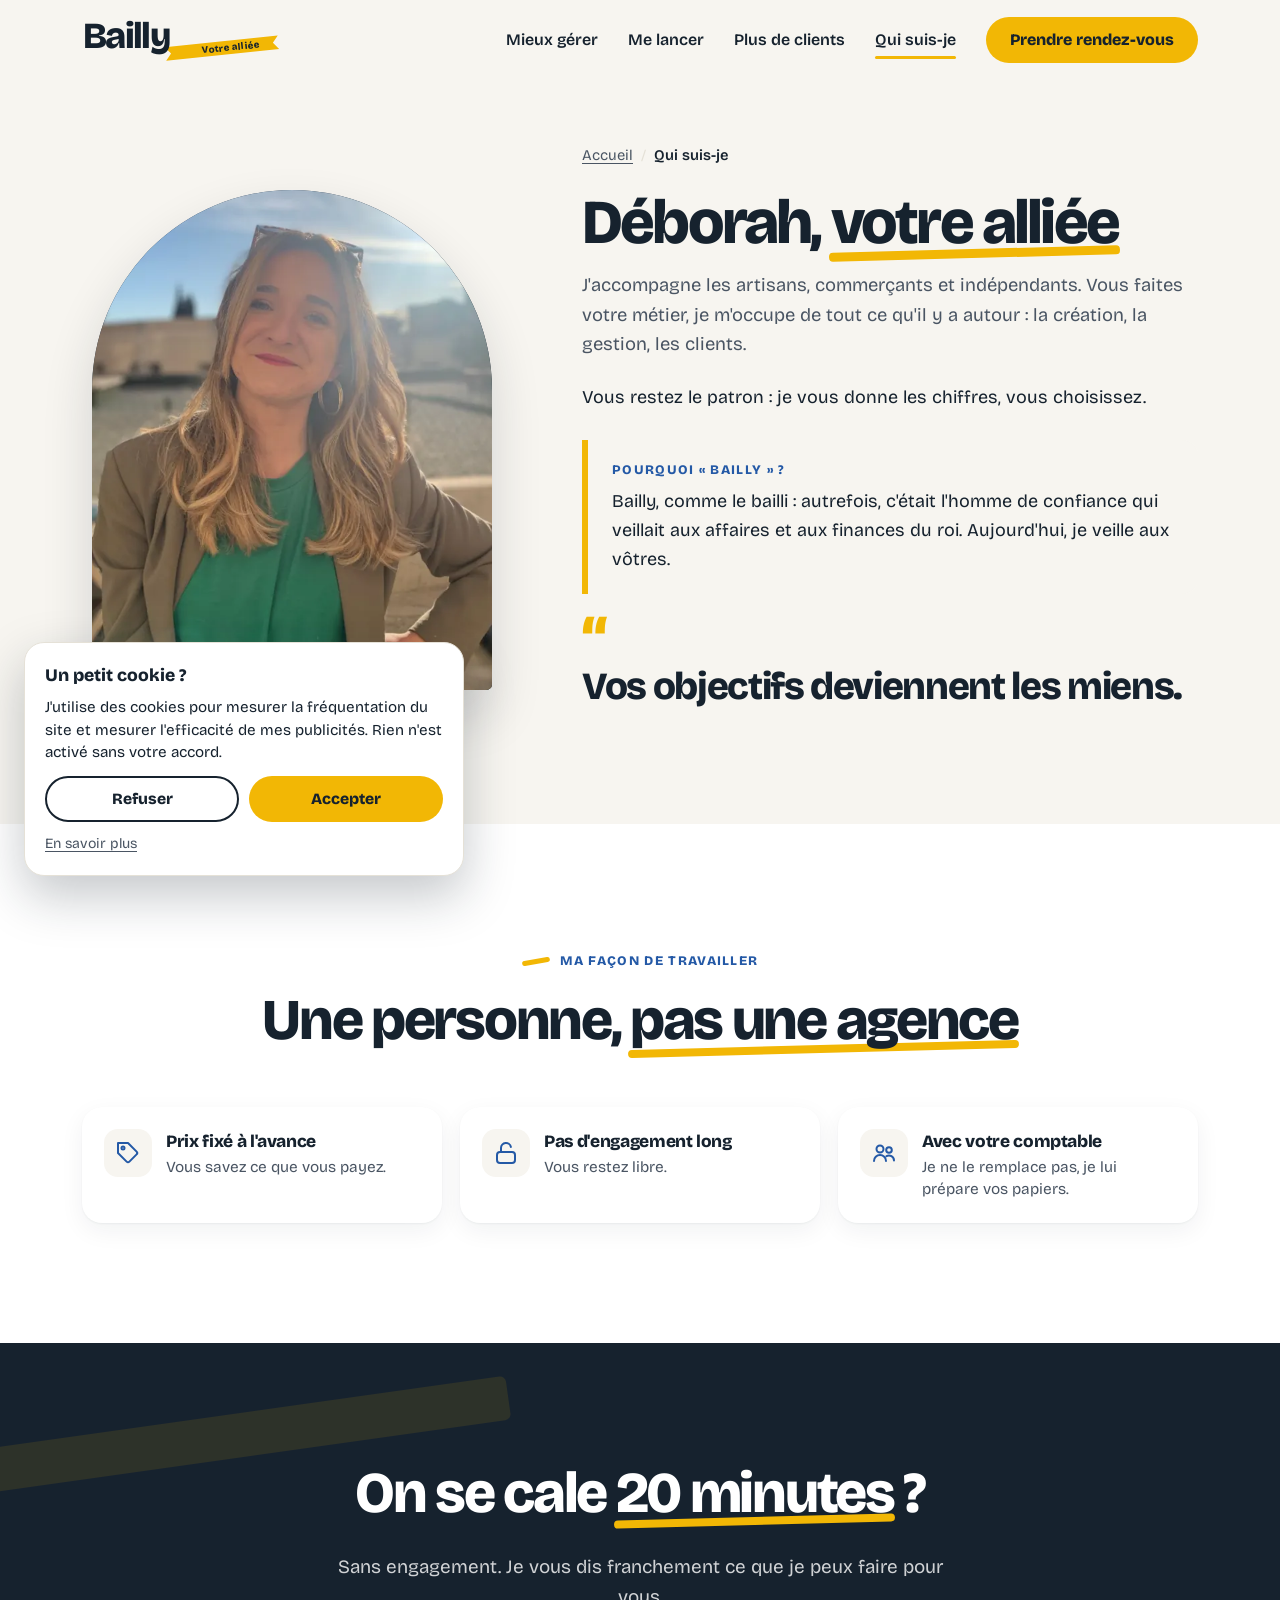
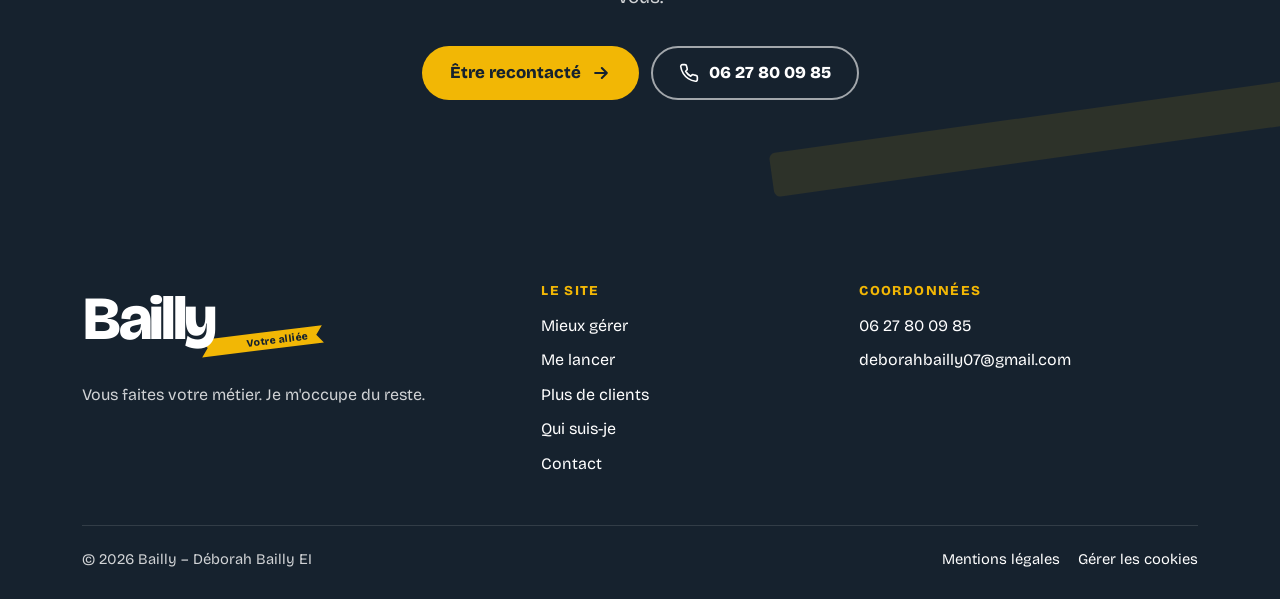
<file: qui-suis-je.html>
<!DOCTYPE html>
<html lang="fr">
<head>
<meta charset="utf-8">
<meta name="viewport" content="width=device-width, initial-scale=1">
<title>Qui suis-je – Déborah Bailly, votre alliée d'entreprise</title>
<meta name="description" content="Déborah accompagne les artisans, commerçants, indépendants et TPE de tous les métiers : elle s'occupe de tout ce qu'il y a autour du métier. Vos objectifs deviennent les siens.">
<link rel="canonical" href="https://www.bailly-gestion.fr/qui-suis-je.html">
<meta name="theme-color" content="#16222E">
<meta property="og:type" content="website">
<meta property="og:locale" content="fr_FR">
<meta property="og:site_name" content="Bailly">
<meta property="og:title" content="Déborah Bailly, votre alliée d'entreprise">
<meta property="og:description" content="Déborah accompagne les artisans, commerçants, indépendants et TPE de tous les métiers : elle s'occupe de tout ce qu'il y a autour du métier. Vos objectifs deviennent les siens.">
<meta property="og:url" content="https://www.bailly-gestion.fr/qui-suis-je.html">
<meta property="og:image" content="https://www.bailly-gestion.fr/partage.jpg">
<meta property="og:image:width" content="1200">
<meta property="og:image:height" content="630">
<meta property="og:image:alt" content="Bailly, votre alliée – Vous faites votre métier. Je m'occupe du reste.">
<meta name="twitter:card" content="summary_large_image">
<link rel="icon" type="image/svg+xml" href="favicon.svg">
<link rel="preconnect" href="https://fonts.googleapis.com">
<link rel="preconnect" href="https://fonts.gstatic.com" crossorigin>
<link href="https://fonts.googleapis.com/css2?family=Bricolage+Grotesque:opsz,wght@12..96,400;12..96,600;12..96,800&display=swap" rel="stylesheet">
<link rel="stylesheet" href="style.css?v=mx0n3xmi">
<script>document.documentElement.classList.add('js');</script>

</head>
<body>
<svg width="0" height="0" style="position:absolute" aria-hidden="true" focusable="false">
  <defs>
    <!-- Logo principal : « Bailly » + ruban jaune « Votre alliée » derrière le y -->
    <symbol id="logo-principal" viewBox="0 0 366 122">
      <g transform="rotate(-7 270 86)">
        <polygon points="178,73 362,73 352,86 362,99 178,99 188,86" fill="#F2B705"/>
        <text x="293" y="91.5" text-anchor="middle" font-family="'Bricolage Grotesque', system-ui, sans-serif" font-weight="800" font-size="15.5" letter-spacing=".6" fill="#16222E">Votre alliée</text>
      </g>
      <text x="2" y="82" font-family="'Bricolage Grotesque', system-ui, sans-serif" font-weight="800" font-size="92" letter-spacing="-4" fill="currentColor">Bailly</text>
    </symbol>
    <!-- Logo en ligne (en-tête) -->
    <symbol id="logo-ligne" viewBox="0 0 250 56">
      <g transform="rotate(-6 176 38)">
        <polygon points="104,29 246,29 239,37.5 246,46 104,46 111,37.5" fill="#F2B705"/>
        <text x="186" y="41.6" text-anchor="middle" font-family="'Bricolage Grotesque', system-ui, sans-serif" font-weight="800" font-size="12" letter-spacing=".3" fill="#16222E">Votre alliée</text>
      </g>
      <text x="1" y="38" font-family="'Bricolage Grotesque', system-ui, sans-serif" font-weight="800" font-size="46" letter-spacing="-2" fill="currentColor">Bailly</text>
    </symbol>

    <symbol id="i-tel" viewBox="0 0 24 24"><path fill="none" stroke="currentColor" stroke-width="2" stroke-linecap="round" stroke-linejoin="round" d="M22 16.9v3a2 2 0 0 1-2.2 2 19.8 19.8 0 0 1-8.6-3.1 19.5 19.5 0 0 1-6-6A19.8 19.8 0 0 1 2.1 4.2 2 2 0 0 1 4.1 2h3a2 2 0 0 1 2 1.7c.1 1 .4 1.9.7 2.8a2 2 0 0 1-.5 2.1L8 9.9a16 16 0 0 0 6 6l1.3-1.3a2 2 0 0 1 2.1-.4c.9.3 1.8.6 2.8.7a2 2 0 0 1 1.8 2z"/></symbol>
    <symbol id="i-mail" viewBox="0 0 24 24"><g fill="none" stroke="currentColor" stroke-width="2" stroke-linecap="round" stroke-linejoin="round"><rect x="2" y="4" width="20" height="16" rx="3"/><path d="M3 6l9 7 9-7"/></g></symbol>
    <symbol id="i-lieu" viewBox="0 0 24 24"><g fill="none" stroke="currentColor" stroke-width="2" stroke-linecap="round" stroke-linejoin="round"><path d="M12 22s-7-6.2-7-12a7 7 0 0 1 14 0c0 5.8-7 12-7 12z"/><circle cx="12" cy="10" r="2.5"/></g></symbol>
    <symbol id="i-fleche" viewBox="0 0 24 24"><path fill="none" stroke="currentColor" stroke-width="2.5" stroke-linecap="round" stroke-linejoin="round" d="M5 12h14M13 6l6 6-6 6"/></symbol>
    <symbol id="i-soleil" viewBox="0 0 24 24"><g fill="none" stroke="currentColor" stroke-width="2" stroke-linecap="round"><circle cx="12" cy="12" r="4"/><path d="M12 2v2M12 20v2M4.9 4.9l1.4 1.4M17.7 17.7l1.4 1.4M2 12h2M20 12h2M4.9 19.1l1.4-1.4M17.7 6.3l1.4-1.4"/></g></symbol>
    <symbol id="i-lune" viewBox="0 0 24 24"><path fill="none" stroke="currentColor" stroke-width="2" stroke-linecap="round" stroke-linejoin="round" d="M21 12.8A9 9 0 1 1 11.2 3a7 7 0 0 0 9.8 9.8z"/></symbol>
    <symbol id="i-calendrier" viewBox="0 0 24 24"><g fill="none" stroke="currentColor" stroke-width="2" stroke-linecap="round" stroke-linejoin="round"><rect x="3" y="4" width="18" height="18" rx="3"/><path d="M16 2v4M8 2v4M3 10h18M9 15h6"/></g></symbol>
    <symbol id="i-etiquette" viewBox="0 0 24 24"><g fill="none" stroke="currentColor" stroke-width="2" stroke-linecap="round" stroke-linejoin="round"><path d="M20.6 13.4l-7.2 7.2a2 2 0 0 1-2.8 0L2 12V2h10l8.6 8.6a2 2 0 0 1 0 2.8z"/><circle cx="7" cy="7" r="1.5"/></g></symbol>
    <symbol id="i-libre" viewBox="0 0 24 24"><g fill="none" stroke="currentColor" stroke-width="2" stroke-linecap="round" stroke-linejoin="round"><rect x="3" y="11" width="18" height="11" rx="3"/><path d="M7 11V7a5 5 0 0 1 9.9-1"/></g></symbol>
    <symbol id="i-patron" viewBox="0 0 24 24"><g fill="none" stroke="currentColor" stroke-width="2" stroke-linecap="round" stroke-linejoin="round"><path d="M3 20h18"/><path d="M4 16l2-9 4 4 2-6 2 6 4-4 2 9z"/></g></symbol>
    <symbol id="i-main" viewBox="0 0 24 24"><g fill="none" stroke="currentColor" stroke-width="2" stroke-linecap="round" stroke-linejoin="round"><circle cx="8" cy="8" r="3.5"/><circle cx="17" cy="9" r="2.8"/><path d="M2 20a6 6 0 0 1 12 0M14.5 15.2A5 5 0 0 1 22 19.5"/></g></symbol>
    <symbol id="i-coche" viewBox="0 0 24 24"><path fill="none" stroke="currentColor" stroke-width="3" stroke-linecap="round" stroke-linejoin="round" d="M5 12.5l4.5 4.5L19 7.5"/></symbol>
    <symbol id="i-carte" viewBox="0 0 24 24"><g fill="none" stroke="currentColor" stroke-width="2" stroke-linecap="round" stroke-linejoin="round"><rect x="2" y="5" width="20" height="14" rx="3"/><path d="M2 10h20M6 15h4"/></g></symbol>
    <symbol id="i-facture" viewBox="0 0 24 24"><g fill="none" stroke="currentColor" stroke-width="2" stroke-linecap="round" stroke-linejoin="round"><path d="M6 2h9l5 5v13a2 2 0 0 1-2 2H6a2 2 0 0 1-2-2V4a2 2 0 0 1 2-2z"/><path d="M14 2v6h6M8 13h8M8 17h5"/></g></symbol>
    <symbol id="i-cadeau" viewBox="0 0 24 24"><g fill="none" stroke="currentColor" stroke-width="2.2" stroke-linecap="round" stroke-linejoin="round"><rect x="3" y="8" width="18" height="4" rx="1"/><path d="M5 12v9h14v-9M12 8v13M12 8S10.5 3 8 3.5 7 8 12 8zM12 8s1.5-5 4-4.5S17 8 12 8z"/></g></symbol>
    <symbol id="i-personne" viewBox="0 0 24 24"><g fill="none" stroke="currentColor" stroke-width="1.6" stroke-linecap="round"><circle cx="12" cy="8" r="4"/><path d="M4 21a8 8 0 0 1 16 0"/></g></symbol>
    <symbol id="i-lecture" viewBox="0 0 24 24"><path fill="currentColor" d="M7 4.5v15l12-7.5z"/></symbol>
    <symbol id="i-burger" viewBox="0 0 24 24"><path fill="none" stroke="currentColor" stroke-width="2.5" stroke-linecap="round" d="M4 7h16M4 12h16M4 17h16"/></symbol>
    <symbol id="i-croix" viewBox="0 0 24 24"><path fill="none" stroke="currentColor" stroke-width="2.5" stroke-linecap="round" d="M6 6l12 12M18 6L6 18"/></symbol>
    <symbol id="i-devis" viewBox="0 0 24 24"><g fill="none" stroke="currentColor" stroke-width="2" stroke-linecap="round" stroke-linejoin="round"><path d="M14 3H6a2 2 0 0 0-2 2v14a2 2 0 0 0 2 2h12a2 2 0 0 0 2-2V9z"/><path d="M14 3v6h6M9 14l2 2 4-4"/></g></symbol>
    <symbol id="i-boite" viewBox="0 0 24 24"><g fill="none" stroke="currentColor" stroke-width="2" stroke-linecap="round" stroke-linejoin="round"><path d="M21 8l-9-5-9 5v8l9 5 9-5z"/><path d="M3 8l9 5 9-5M12 13v8"/></g></symbol>
    <symbol id="i-panier" viewBox="0 0 24 24"><g fill="none" stroke="currentColor" stroke-width="2" stroke-linecap="round" stroke-linejoin="round"><circle cx="9" cy="20" r="1.5"/><circle cx="18" cy="20" r="1.5"/><path d="M2 3h3l2.7 12.4a2 2 0 0 0 2 1.6h8.6a2 2 0 0 0 2-1.6L22 7H6"/></g></symbol>
    <symbol id="i-graph" viewBox="0 0 24 24"><g fill="none" stroke="currentColor" stroke-width="2" stroke-linecap="round" stroke-linejoin="round"><path d="M3 3v18h18"/><path d="M7 15l4-4 3 3 6-7"/></g></symbol>
    <symbol id="i-globe" viewBox="0 0 24 24"><g fill="none" stroke="currentColor" stroke-width="2" stroke-linecap="round" stroke-linejoin="round"><circle cx="12" cy="12" r="9"/><path d="M3 12h18M12 3a14 14 0 0 1 0 18M12 3a14 14 0 0 0 0 18"/></g></symbol>
    <symbol id="i-boutique" viewBox="0 0 24 24"><g fill="none" stroke="currentColor" stroke-width="2" stroke-linecap="round" stroke-linejoin="round"><path d="M3 9l1.5-5h15L21 9M3 9v11h18V9M3 9h18"/><path d="M9 20v-6h6v6"/></g></symbol>
    <symbol id="i-dossier" viewBox="0 0 24 24"><g fill="none" stroke="currentColor" stroke-width="2" stroke-linecap="round" stroke-linejoin="round"><path d="M3 6a2 2 0 0 1 2-2h4l2 2h8a2 2 0 0 1 2 2v10a2 2 0 0 1-2 2H5a2 2 0 0 1-2-2z"/><path d="M8 13h8"/></g></symbol>
    <symbol id="i-mobile" viewBox="0 0 24 24"><g fill="none" stroke="currentColor" stroke-width="2" stroke-linecap="round" stroke-linejoin="round"><rect x="6" y="2" width="12" height="20" rx="3"/><path d="M10 18h4M9 12l2-2 2 2 2-3"/></g></symbol>
    <symbol id="i-recu" viewBox="0 0 24 24"><g fill="none" stroke="currentColor" stroke-width="2" stroke-linecap="round" stroke-linejoin="round"><path d="M5 2h14v20l-3-2-2 2-2-2-2 2-2-2-3 2z"/><path d="M9 7h6M9 11h6M9 15h4"/></g></symbol>
    <symbol id="i-engrenage" viewBox="0 0 24 24"><g fill="none" stroke="currentColor" stroke-width="2" stroke-linecap="round" stroke-linejoin="round"><circle cx="12" cy="12" r="3"/><path d="M19.4 15a1.7 1.7 0 0 0 .3 1.8l.1.1a2 2 0 1 1-2.8 2.8l-.1-.1a1.7 1.7 0 0 0-1.8-.3 1.7 1.7 0 0 0-1 1.5V21a2 2 0 1 1-4 0v-.1a1.7 1.7 0 0 0-1.1-1.5 1.7 1.7 0 0 0-1.8.3l-.1.1a2 2 0 1 1-2.8-2.8l.1-.1a1.7 1.7 0 0 0 .3-1.8 1.7 1.7 0 0 0-1.5-1H3a2 2 0 1 1 0-4h.1a1.7 1.7 0 0 0 1.5-1.1 1.7 1.7 0 0 0-.3-1.8l-.1-.1a2 2 0 1 1 2.8-2.8l.1.1a1.7 1.7 0 0 0 1.8.3H9a1.7 1.7 0 0 0 1-1.5V3a2 2 0 1 1 4 0v.1a1.7 1.7 0 0 0 1 1.5 1.7 1.7 0 0 0 1.8-.3l.1-.1a2 2 0 1 1 2.8 2.8l-.1.1a1.7 1.7 0 0 0-.3 1.8V9a1.7 1.7 0 0 0 1.5 1H21a2 2 0 1 1 0 4h-.1a1.7 1.7 0 0 0-1.5 1z"/></g></symbol>
    <symbol id="i-fusee" viewBox="0 0 24 24"><g fill="none" stroke="currentColor" stroke-width="2" stroke-linecap="round" stroke-linejoin="round"><path d="M4.5 16.5c-1.5 1.3-2 5-2 5s3.7-.5 5-2c.7-.8.7-2.1-.1-2.9a2.2 2.2 0 0 0-2.9-.1z"/><path d="M12 15l-3-3a22 22 0 0 1 2-3.9A12.9 12.9 0 0 1 22 2c0 2.7-.8 7.5-6 11a22.4 22.4 0 0 1-4 2z"/><path d="M9 12H4s.6-3 2-4c1.6-1.1 5 0 5 0M12 15v5s3-.6 4-2c1.1-1.6 0-5 0-5"/></g></symbol>
    <symbol id="i-cible" viewBox="0 0 24 24"><g fill="none" stroke="currentColor" stroke-width="2" stroke-linecap="round" stroke-linejoin="round"><circle cx="12" cy="12" r="9"/><circle cx="12" cy="12" r="5"/><circle cx="12" cy="12" r="1"/></g></symbol>
    <symbol id="i-megaphone" viewBox="0 0 24 24"><g fill="none" stroke="currentColor" stroke-width="2" stroke-linecap="round" stroke-linejoin="round"><path d="M3 11v2a1 1 0 0 0 1 1h3l6 4V6L7 10H4a1 1 0 0 0-1 1z"/><path d="M17 8a5 5 0 0 1 0 8M7 14l1 5h3l-1-4"/></g></symbol>
    <symbol id="i-etoile" viewBox="0 0 24 24"><path fill="none" stroke="currentColor" stroke-width="2" stroke-linejoin="round" d="M12 3l2.8 5.7 6.2.9-4.5 4.4 1.1 6.2L12 17.3 6.4 20.2l1.1-6.2L3 9.6l6.2-.9z"/></symbol>
  </defs>
</svg>
<a class="saut" href="#contenu">Aller au contenu</a>

<header class="entete" id="entete">
  <div class="conteneur">
    <a class="logo-lien" href="index.html" aria-label="Bailly, votre alliée – accueil">
      <svg class="logo-ligne" viewBox="0 0 250 56" aria-hidden="true"><use href="#logo-ligne"/></svg>
    </a>
    <nav class="nav-principale" aria-label="Menu principal">
      <a href="mieux-gerer.html">Mieux gérer</a>
      <a href="je-me-lance.html">Me lancer</a>
      <a href="plus-de-clients.html">Plus de clients</a>
      <a href="qui-suis-je.html" aria-current="page">Qui suis-je</a>
      <a class="btn btn-jaune" href="contact.html">Prendre rendez-vous</a>
    </nav>
    <div class="actions-mobile">
      <a class="btn-rond btn-appel" href="tel:+33627800985" aria-label="Appeler Déborah au 06 27 80 09 85">
        <svg aria-hidden="true"><use href="#i-tel"/></svg>
      </a>
      <button class="btn-rond btn-burger" id="burger" type="button" aria-expanded="false" aria-controls="menu-mobile" aria-label="Ouvrir le menu">
        <svg class="ferme-icone" aria-hidden="true"><use href="#i-burger"/></svg>
        <svg class="ouvert-icone" aria-hidden="true"><use href="#i-croix"/></svg>
      </button>
    </div>
  </div>
</header>

<nav class="menu-mobile" id="menu-mobile" aria-label="Menu mobile" hidden>
  <a href="mieux-gerer.html">Mieux gérer</a>
  <a href="je-me-lance.html">Me lancer</a>
  <a href="plus-de-clients.html">Plus de clients</a>
  <a href="qui-suis-je.html" aria-current="page">Qui suis-je</a>
  <a href="contact.html">Contact</a>
  <a class="btn btn-jaune" href="contact.html">Prendre rendez-vous</a>
</nav>

<main id="contenu">
<section class="offre-tete">
  <div class="conteneur qui">
    <div class="portrait-photo">
      <div class="arche">
        <picture>
          <source type="image/webp" srcset="deborah-600.webp 600w, deborah.webp 900w" sizes="(min-width: 900px) 400px, 90vw">
          <img src="deborah.jpg" srcset="deborah-600.jpg 600w, deborah.jpg 900w" sizes="(min-width: 900px) 400px, 90vw" alt="Déborah Bailly, votre alliée d'entreprise" width="900" height="1125" fetchpriority="high">
        </picture>
      </div>
    </div>
    <div>
      <nav class="fil" aria-label="Fil d'Ariane"><ol><li><a href="index.html">Accueil</a></li><li><span aria-current="page">Qui suis-je</span></li></ol></nav>
      <h1>Déborah, <span class="souligne">votre alliée</span></h1>
      <p class="intro">J'accompagne les artisans, commerçants et indépendants. Vous faites votre métier, je m'occupe de tout ce qu'il y a autour&nbsp;: la création, la gestion, les clients.</p>
      <p>Vous restez le patron&nbsp;: je vous donne les chiffres, vous choisissez.</p>
      <!-- Déborah : ajouter ici 1 ou 2 phrases sur votre parcours. -->
      <aside class="anecdote" aria-label="Pourquoi Bailly ?">
        <p class="anecdote-titre">Pourquoi «&nbsp;Bailly&nbsp;»&nbsp;?</p>
        <p>Bailly, comme le bailli&nbsp;: autrefois, c'était l'homme de confiance qui veillait aux affaires et aux finances du roi. Aujourd'hui, je veille aux vôtres.</p>
      </aside>
      <p class="grande-citation">Vos objectifs deviennent les miens.</p>
    </div>
  </div>
</section>

<section class="section" aria-labelledby="titre-pourquoi">
  <div class="conteneur">
    <div class="titre-centre">
      <p class="repere">Ma façon de travailler</p>
      <h2 id="titre-pourquoi" class="apparait">Une personne, <span class="souligne">pas une agence</span></h2>
    </div>
    <ul class="tuiles">
      <li class="tuile apparait"><span class="tuile-ico" aria-hidden="true"><svg><use href="#i-etiquette"/></svg></span><div><h3>Prix fixé à l'avance</h3><p>Vous savez ce que vous payez.</p></div></li>
      <li class="tuile apparait"><span class="tuile-ico" aria-hidden="true"><svg><use href="#i-libre"/></svg></span><div><h3>Pas d'engagement long</h3><p>Vous restez libre.</p></div></li>
      <li class="tuile apparait"><span class="tuile-ico" aria-hidden="true"><svg><use href="#i-main"/></svg></span><div><h3>Avec votre comptable</h3><p>Je ne le remplace pas, je lui prépare vos papiers.</p></div></li>
    </ul>
  </div>
</section>

<section class="section nuit appel" aria-labelledby="titre-appel">
  <div class="conteneur">
    <h2 id="titre-appel" class="apparait">On se cale <span class="souligne">20 minutes</span>&nbsp;?</h2>
    <p class="intro">Sans engagement. Je vous dis franchement ce que je peux faire pour vous.</p>
    <div class="boutons">
      <a class="btn btn-jaune" href="contact.html">Être recontacté <svg aria-hidden="true"><use href="#i-fleche"/></svg></a>
      <a class="btn btn-contour" href="tel:+33627800985"><svg aria-hidden="true"><use href="#i-tel"/></svg>06 27 80 09 85</a>
    </div>
  </div>
</section>
</main>

<footer class="pied">
  <div class="conteneur">
    <div class="pied-grille">
      <div>
        <svg class="logo-principal" viewBox="0 0 366 122" role="img" aria-label="Bailly, votre alliée"><use href="#logo-principal"/></svg>
        <p>Vous faites votre métier. Je m'occupe du reste.</p>
      </div>
      <nav aria-label="Plan du site">
        <h2>Le site</h2>
        <ul>
          <li><a href="mieux-gerer.html">Mieux gérer</a></li>
          <li><a href="je-me-lance.html">Me lancer</a></li>
          <li><a href="plus-de-clients.html">Plus de clients</a></li>
          <li><a href="qui-suis-je.html">Qui suis-je</a></li>
          <li><a href="contact.html">Contact</a></li>
        </ul>
      </nav>
      <div>
        <h2>Coordonnées</h2>
        <ul>
          <li><a href="tel:+33627800985">06 27 80 09 85</a></li>
          <li><a href="mailto:deborahbailly07@gmail.com">deborahbailly07@gmail.com</a></li>
        </ul>
      </div>
    </div>
    <div class="pied-bas">
      <span>© 2026 Bailly – Déborah Bailly EI</span>
      <span class="pied-liens"><a href="mentions-legales.html">Mentions légales</a><button class="btn-lien-pied" type="button" id="cookies-gerer" hidden>Gérer les cookies</button></span>
    </div>
  </div>
</footer>

<!-- Bandeau cookies (affiché seulement si un outil de suivi est configuré dans build.js) -->
<div class="cookies" id="cookies" role="dialog" aria-live="polite" aria-labelledby="cookies-titre" hidden>
  <p id="cookies-titre" class="cookies-titre">Un petit cookie&nbsp;?</p>
  <p>J'utilise des cookies pour mesurer la fréquentation du site et mesurer l'efficacité de mes publicités. Rien n'est activé sans votre accord.</p>
  <div class="cookies-boutons">
    <button class="btn btn-contour" type="button" id="cookies-refuser">Refuser</button>
    <button class="btn btn-jaune" type="button" id="cookies-accepter">Accepter</button>
  </div>
  <a href="mentions-legales.html#cookies">En savoir plus</a>
</div>
<script>window.BAILLY_SUIVI={"ga":"G-13XDQPNH9B","ads":""};</script>
<script src="main.js?v=mx0n3xmi" defer></script>
</body>
</html>
</file>
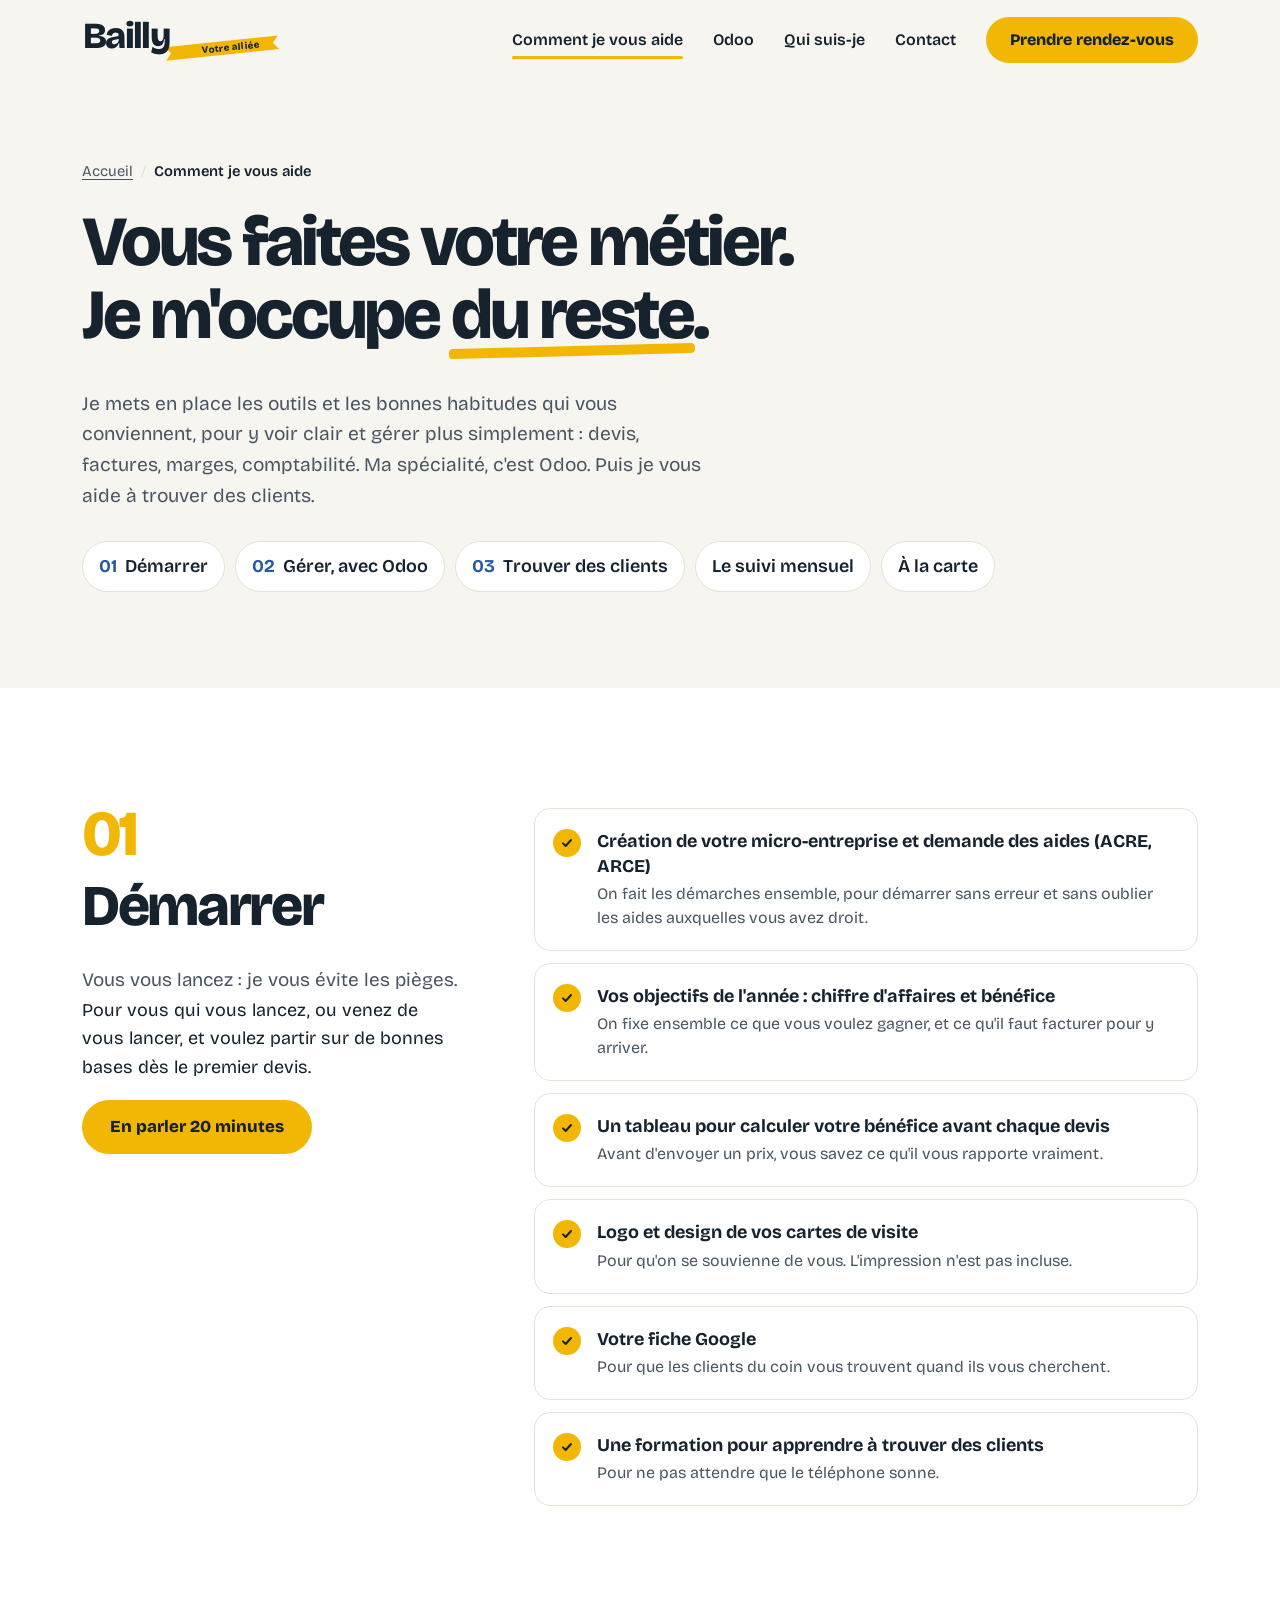
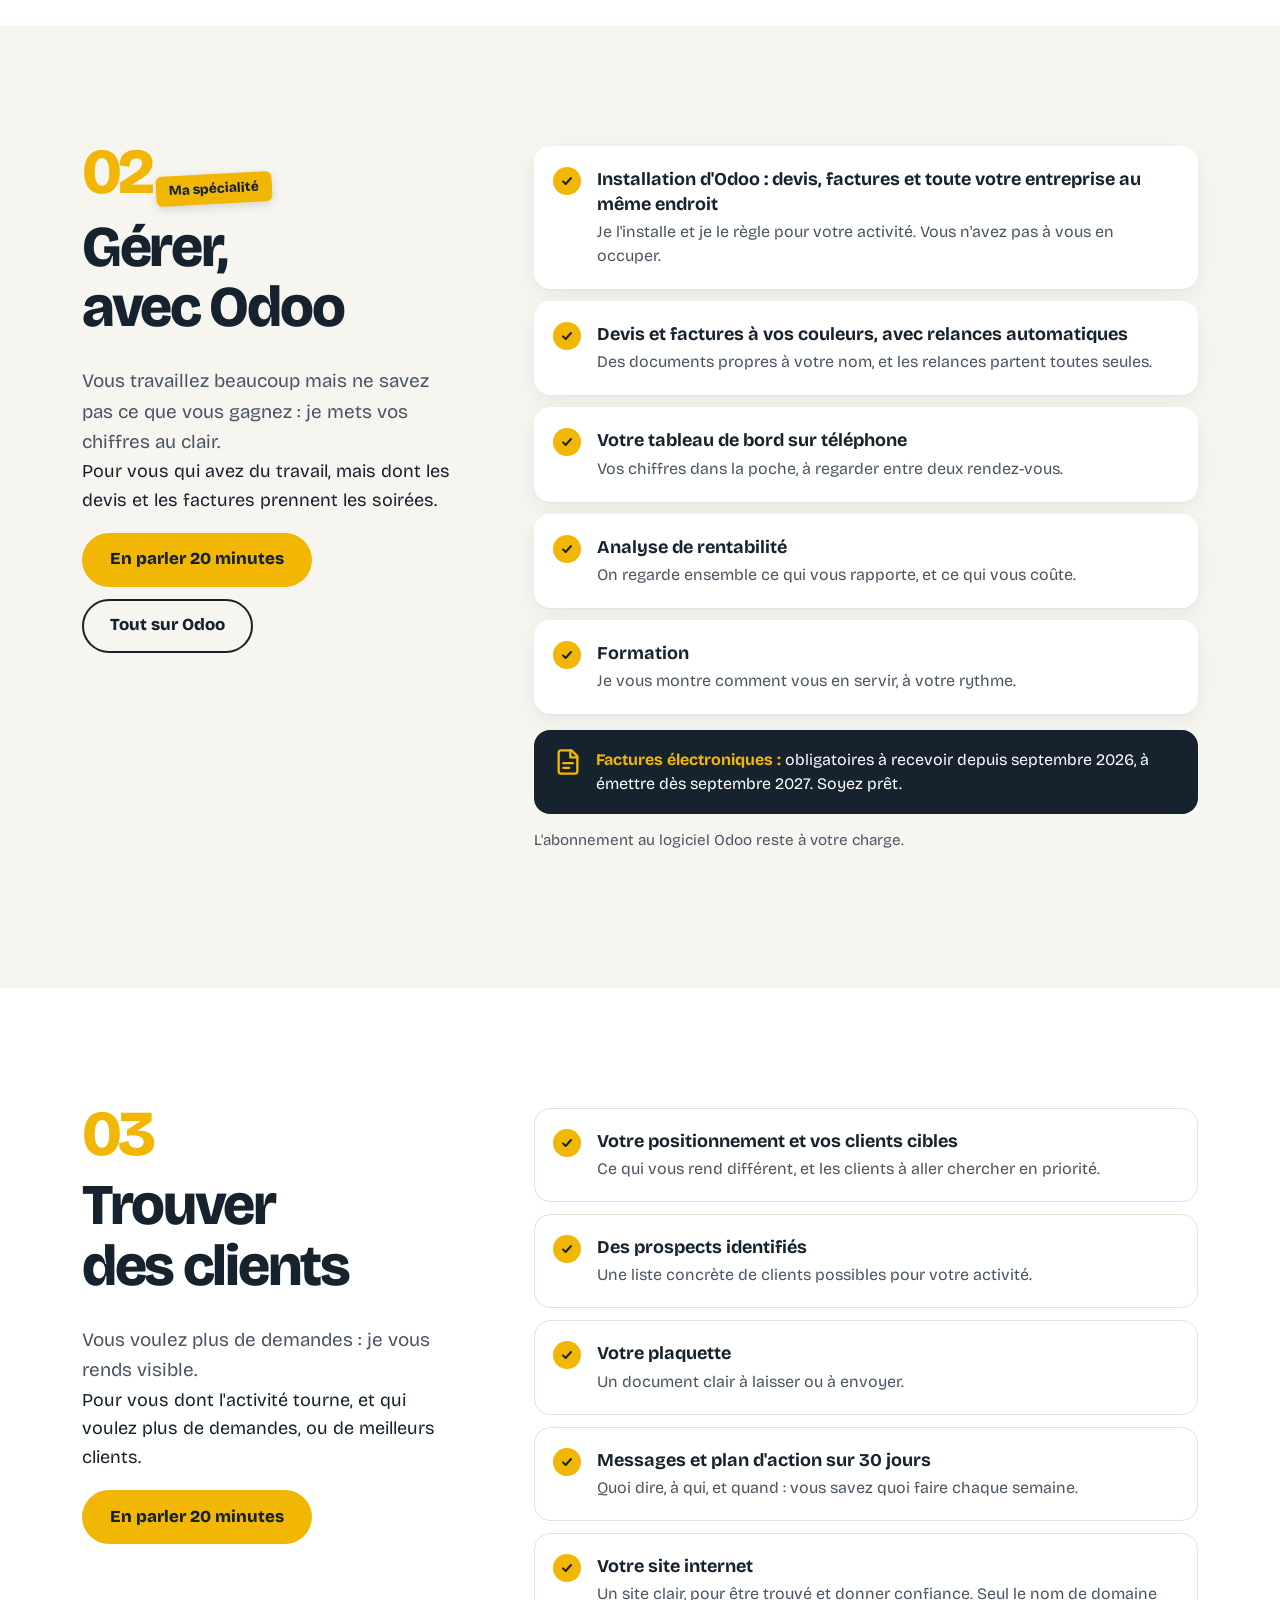
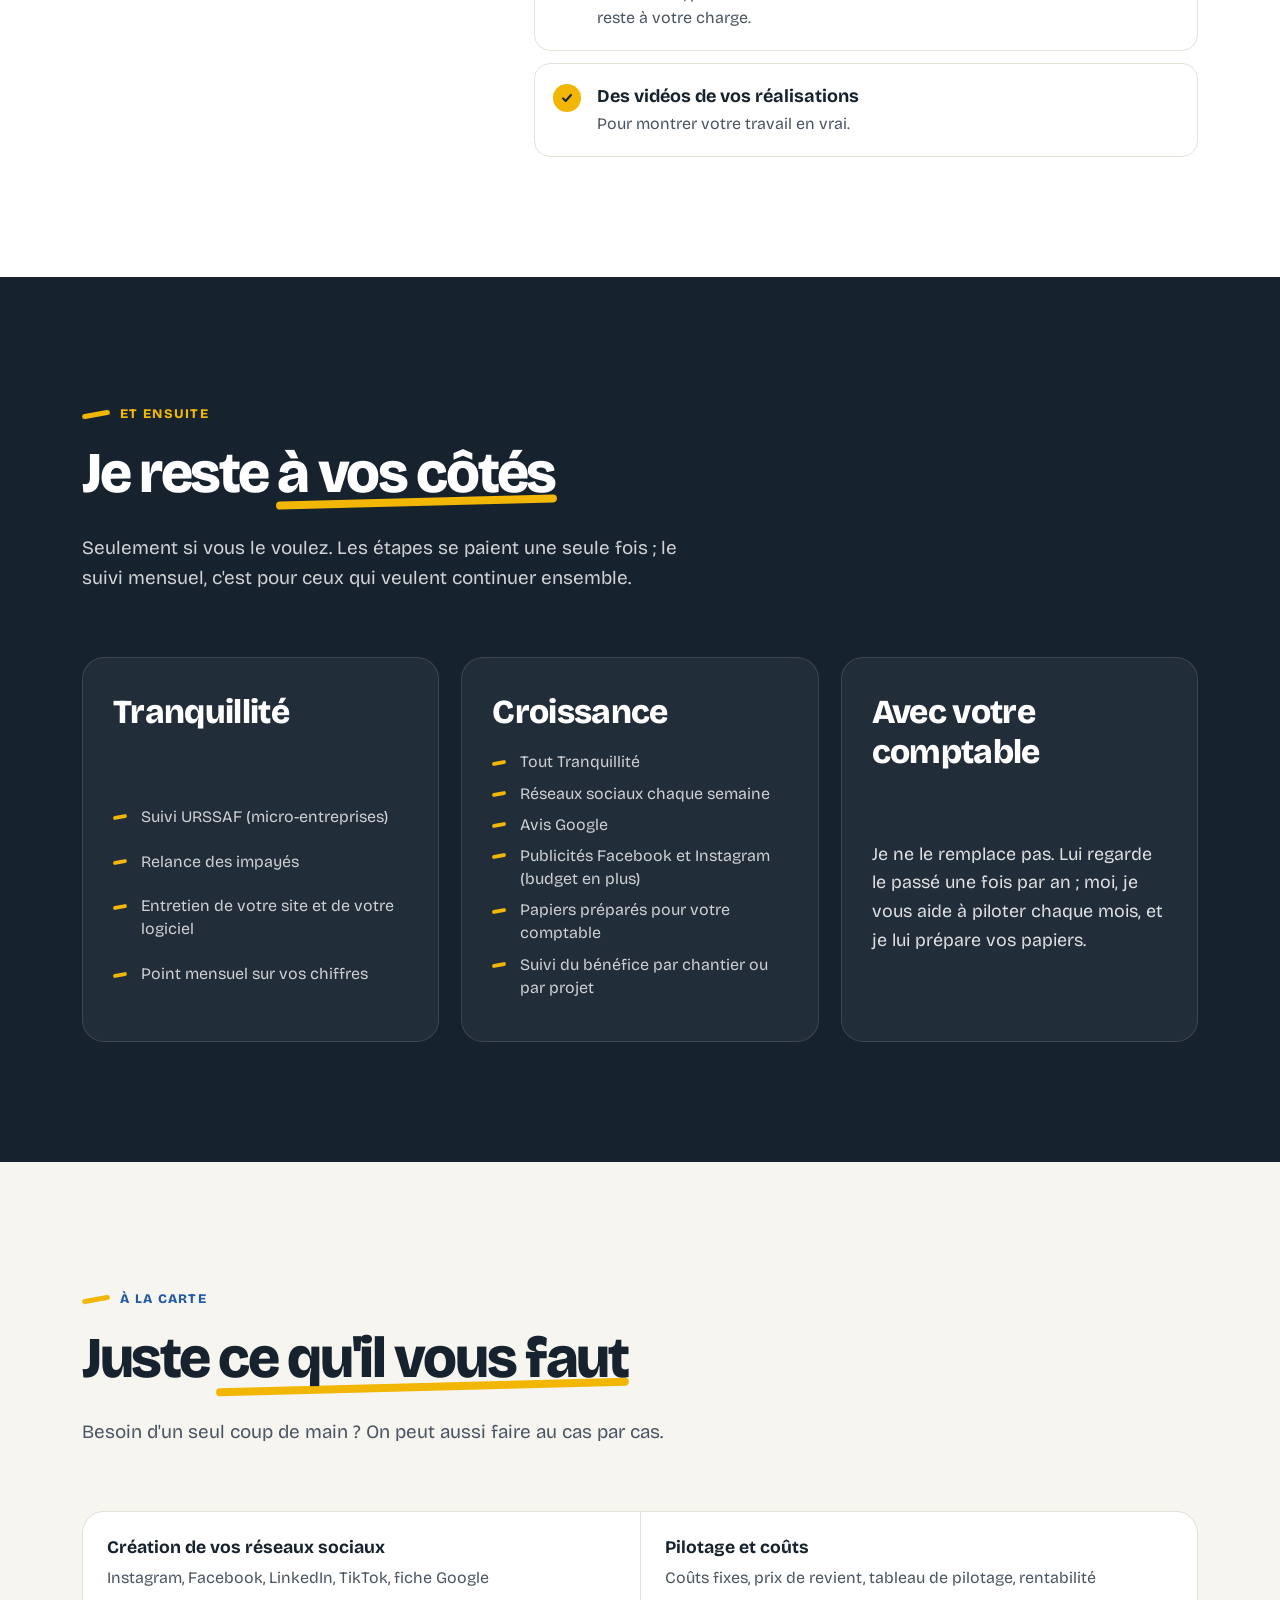
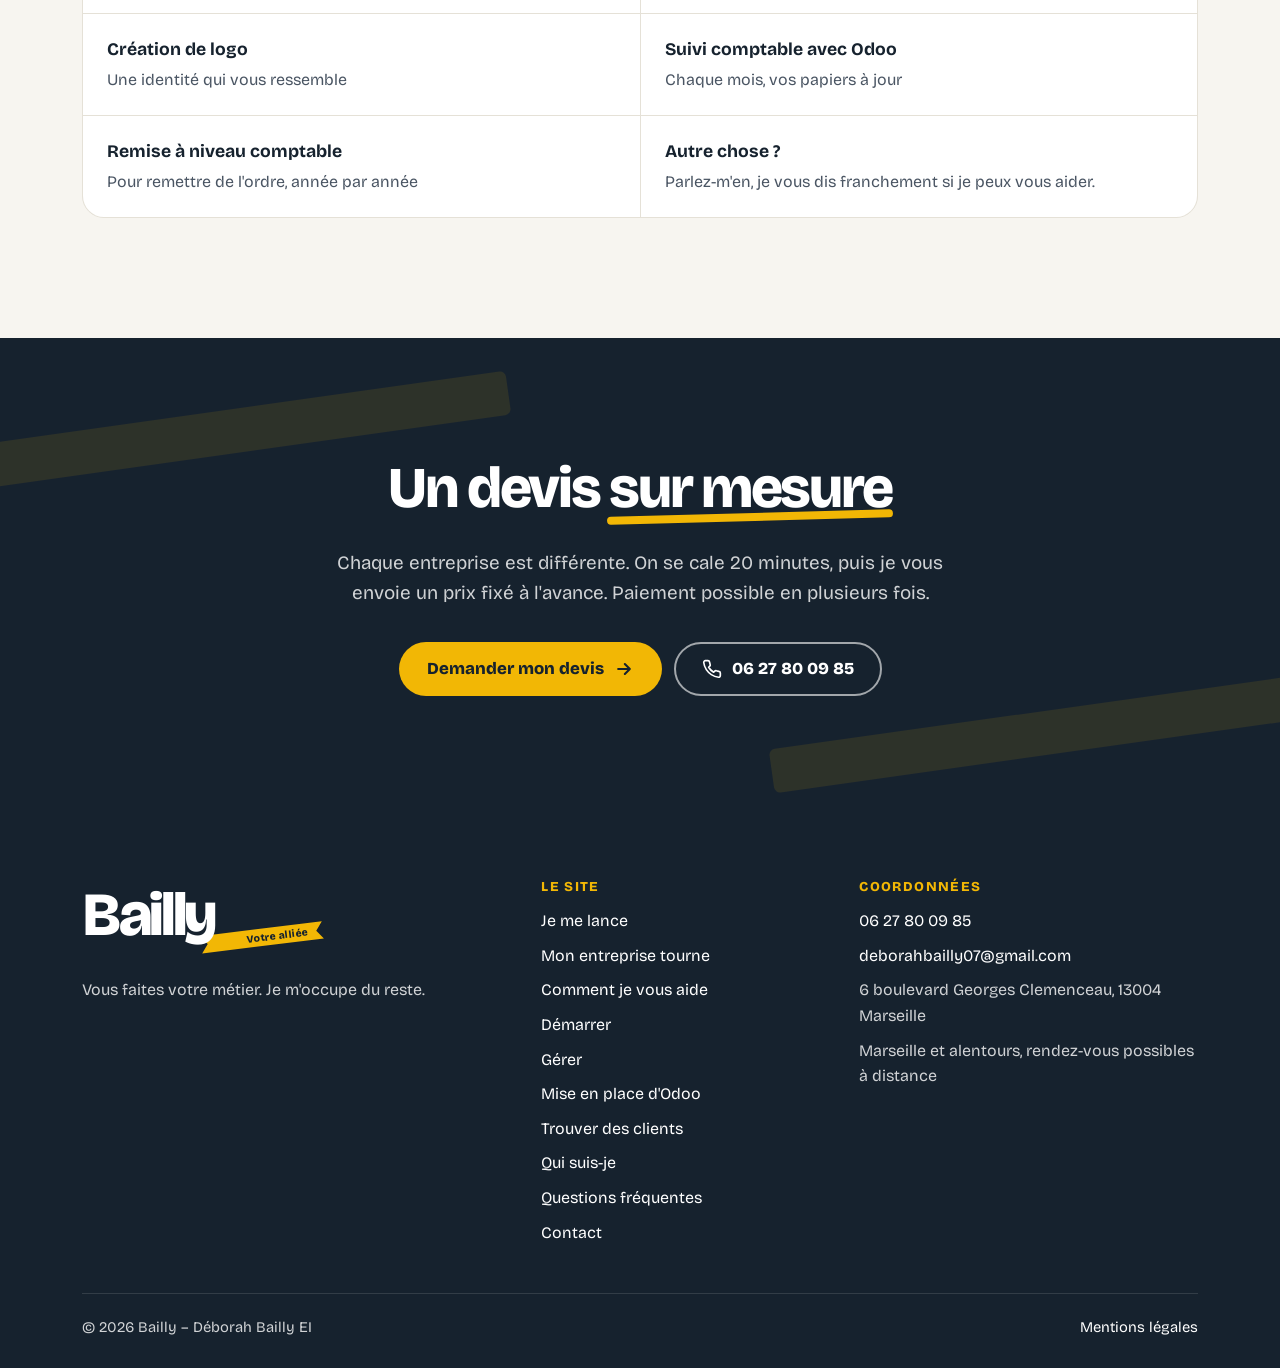
<file: services.html>
<!DOCTYPE html>
<html lang="fr">
<head>
<meta charset="utf-8">
<meta name="viewport" content="width=device-width, initial-scale=1">
<title>Comment je vous aide – Gestion, devis, factures et clients | Bailly Marseille</title>
<meta name="description" content="Démarrer sans les pièges, mettre vos chiffres au clair avec Odoo, trouver des clients : Déborah accompagne artisans, commerçants, indépendants et TPE de tous les métiers à Marseille. Devis sur mesure, prix fixé à l'avance.">
<link rel="canonical" href="https://www.bailly-gestion.fr/services.html">
<meta name="theme-color" content="#16222E">
<meta property="og:type" content="website">
<meta property="og:locale" content="fr_FR">
<meta property="og:site_name" content="Bailly">
<meta property="og:title" content="Comment je vous aide – Bailly">
<meta property="og:description" content="Démarrer sans les pièges, mettre vos chiffres au clair avec Odoo, trouver des clients : Déborah accompagne artisans, commerçants, indépendants et TPE de tous les métiers à Marseille. Devis sur mesure, prix fixé à l'avance.">
<meta property="og:url" content="https://www.bailly-gestion.fr/services.html">
<meta property="og:image" content="https://www.bailly-gestion.fr/partage.jpg">
<meta property="og:image:width" content="1200">
<meta property="og:image:height" content="630">
<meta property="og:image:alt" content="Bailly, votre alliée – Vous faites votre métier. Je m'occupe du reste.">
<meta name="twitter:card" content="summary_large_image">
<link rel="icon" type="image/svg+xml" href="favicon.svg">
<link rel="preconnect" href="https://fonts.googleapis.com">
<link rel="preconnect" href="https://fonts.gstatic.com" crossorigin>
<link href="https://fonts.googleapis.com/css2?family=Bricolage+Grotesque:opsz,wght@12..96,400;12..96,600;12..96,800&display=swap" rel="stylesheet">
<link rel="stylesheet" href="style.css?v=mwxpmwrz">
<script>document.documentElement.classList.add('js');</script>

</head>
<body>
<svg width="0" height="0" style="position:absolute" aria-hidden="true" focusable="false">
  <defs>
    <!-- Logo principal : « Bailly » + ruban jaune « Votre alliée » derrière le y -->
    <symbol id="logo-principal" viewBox="0 0 366 122">
      <g transform="rotate(-7 270 86)">
        <polygon points="178,73 362,73 352,86 362,99 178,99 188,86" fill="#F2B705"/>
        <text x="293" y="91.5" text-anchor="middle" font-family="'Bricolage Grotesque', system-ui, sans-serif" font-weight="800" font-size="15.5" letter-spacing=".6" fill="#16222E">Votre alliée</text>
      </g>
      <text x="2" y="82" font-family="'Bricolage Grotesque', system-ui, sans-serif" font-weight="800" font-size="92" letter-spacing="-4" fill="currentColor">Bailly</text>
    </symbol>
    <!-- Logo en ligne (en-tête) -->
    <symbol id="logo-ligne" viewBox="0 0 250 56">
      <g transform="rotate(-6 176 38)">
        <polygon points="104,29 246,29 239,37.5 246,46 104,46 111,37.5" fill="#F2B705"/>
        <text x="186" y="41.6" text-anchor="middle" font-family="'Bricolage Grotesque', system-ui, sans-serif" font-weight="800" font-size="12" letter-spacing=".3" fill="#16222E">Votre alliée</text>
      </g>
      <text x="1" y="38" font-family="'Bricolage Grotesque', system-ui, sans-serif" font-weight="800" font-size="46" letter-spacing="-2" fill="currentColor">Bailly</text>
    </symbol>

    <symbol id="i-tel" viewBox="0 0 24 24"><path fill="none" stroke="currentColor" stroke-width="2" stroke-linecap="round" stroke-linejoin="round" d="M22 16.9v3a2 2 0 0 1-2.2 2 19.8 19.8 0 0 1-8.6-3.1 19.5 19.5 0 0 1-6-6A19.8 19.8 0 0 1 2.1 4.2 2 2 0 0 1 4.1 2h3a2 2 0 0 1 2 1.7c.1 1 .4 1.9.7 2.8a2 2 0 0 1-.5 2.1L8 9.9a16 16 0 0 0 6 6l1.3-1.3a2 2 0 0 1 2.1-.4c.9.3 1.8.6 2.8.7a2 2 0 0 1 1.8 2z"/></symbol>
    <symbol id="i-mail" viewBox="0 0 24 24"><g fill="none" stroke="currentColor" stroke-width="2" stroke-linecap="round" stroke-linejoin="round"><rect x="2" y="4" width="20" height="16" rx="3"/><path d="M3 6l9 7 9-7"/></g></symbol>
    <symbol id="i-lieu" viewBox="0 0 24 24"><g fill="none" stroke="currentColor" stroke-width="2" stroke-linecap="round" stroke-linejoin="round"><path d="M12 22s-7-6.2-7-12a7 7 0 0 1 14 0c0 5.8-7 12-7 12z"/><circle cx="12" cy="10" r="2.5"/></g></symbol>
    <symbol id="i-fleche" viewBox="0 0 24 24"><path fill="none" stroke="currentColor" stroke-width="2.5" stroke-linecap="round" stroke-linejoin="round" d="M5 12h14M13 6l6 6-6 6"/></symbol>
    <symbol id="i-soleil" viewBox="0 0 24 24"><g fill="none" stroke="currentColor" stroke-width="2" stroke-linecap="round"><circle cx="12" cy="12" r="4"/><path d="M12 2v2M12 20v2M4.9 4.9l1.4 1.4M17.7 17.7l1.4 1.4M2 12h2M20 12h2M4.9 19.1l1.4-1.4M17.7 6.3l1.4-1.4"/></g></symbol>
    <symbol id="i-lune" viewBox="0 0 24 24"><path fill="none" stroke="currentColor" stroke-width="2" stroke-linecap="round" stroke-linejoin="round" d="M21 12.8A9 9 0 1 1 11.2 3a7 7 0 0 0 9.8 9.8z"/></symbol>
    <symbol id="i-calendrier" viewBox="0 0 24 24"><g fill="none" stroke="currentColor" stroke-width="2" stroke-linecap="round" stroke-linejoin="round"><rect x="3" y="4" width="18" height="18" rx="3"/><path d="M16 2v4M8 2v4M3 10h18M9 15h6"/></g></symbol>
    <symbol id="i-etiquette" viewBox="0 0 24 24"><g fill="none" stroke="currentColor" stroke-width="2" stroke-linecap="round" stroke-linejoin="round"><path d="M20.6 13.4l-7.2 7.2a2 2 0 0 1-2.8 0L2 12V2h10l8.6 8.6a2 2 0 0 1 0 2.8z"/><circle cx="7" cy="7" r="1.5"/></g></symbol>
    <symbol id="i-libre" viewBox="0 0 24 24"><g fill="none" stroke="currentColor" stroke-width="2" stroke-linecap="round" stroke-linejoin="round"><rect x="3" y="11" width="18" height="11" rx="3"/><path d="M7 11V7a5 5 0 0 1 9.9-1"/></g></symbol>
    <symbol id="i-patron" viewBox="0 0 24 24"><g fill="none" stroke="currentColor" stroke-width="2" stroke-linecap="round" stroke-linejoin="round"><path d="M3 20h18"/><path d="M4 16l2-9 4 4 2-6 2 6 4-4 2 9z"/></g></symbol>
    <symbol id="i-main" viewBox="0 0 24 24"><g fill="none" stroke="currentColor" stroke-width="2" stroke-linecap="round" stroke-linejoin="round"><circle cx="8" cy="8" r="3.5"/><circle cx="17" cy="9" r="2.8"/><path d="M2 20a6 6 0 0 1 12 0M14.5 15.2A5 5 0 0 1 22 19.5"/></g></symbol>
    <symbol id="i-coche" viewBox="0 0 24 24"><path fill="none" stroke="currentColor" stroke-width="3" stroke-linecap="round" stroke-linejoin="round" d="M5 12.5l4.5 4.5L19 7.5"/></symbol>
    <symbol id="i-carte" viewBox="0 0 24 24"><g fill="none" stroke="currentColor" stroke-width="2" stroke-linecap="round" stroke-linejoin="round"><rect x="2" y="5" width="20" height="14" rx="3"/><path d="M2 10h20M6 15h4"/></g></symbol>
    <symbol id="i-facture" viewBox="0 0 24 24"><g fill="none" stroke="currentColor" stroke-width="2" stroke-linecap="round" stroke-linejoin="round"><path d="M6 2h9l5 5v13a2 2 0 0 1-2 2H6a2 2 0 0 1-2-2V4a2 2 0 0 1 2-2z"/><path d="M14 2v6h6M8 13h8M8 17h5"/></g></symbol>
    <symbol id="i-cadeau" viewBox="0 0 24 24"><g fill="none" stroke="currentColor" stroke-width="2.2" stroke-linecap="round" stroke-linejoin="round"><rect x="3" y="8" width="18" height="4" rx="1"/><path d="M5 12v9h14v-9M12 8v13M12 8S10.5 3 8 3.5 7 8 12 8zM12 8s1.5-5 4-4.5S17 8 12 8z"/></g></symbol>
    <symbol id="i-personne" viewBox="0 0 24 24"><g fill="none" stroke="currentColor" stroke-width="1.6" stroke-linecap="round"><circle cx="12" cy="8" r="4"/><path d="M4 21a8 8 0 0 1 16 0"/></g></symbol>
    <symbol id="i-lecture" viewBox="0 0 24 24"><path fill="currentColor" d="M7 4.5v15l12-7.5z"/></symbol>
    <symbol id="i-burger" viewBox="0 0 24 24"><path fill="none" stroke="currentColor" stroke-width="2.5" stroke-linecap="round" d="M4 7h16M4 12h16M4 17h16"/></symbol>
    <symbol id="i-croix" viewBox="0 0 24 24"><path fill="none" stroke="currentColor" stroke-width="2.5" stroke-linecap="round" d="M6 6l12 12M18 6L6 18"/></symbol>
    <symbol id="i-devis" viewBox="0 0 24 24"><g fill="none" stroke="currentColor" stroke-width="2" stroke-linecap="round" stroke-linejoin="round"><path d="M14 3H6a2 2 0 0 0-2 2v14a2 2 0 0 0 2 2h12a2 2 0 0 0 2-2V9z"/><path d="M14 3v6h6M9 14l2 2 4-4"/></g></symbol>
    <symbol id="i-boite" viewBox="0 0 24 24"><g fill="none" stroke="currentColor" stroke-width="2" stroke-linecap="round" stroke-linejoin="round"><path d="M21 8l-9-5-9 5v8l9 5 9-5z"/><path d="M3 8l9 5 9-5M12 13v8"/></g></symbol>
    <symbol id="i-panier" viewBox="0 0 24 24"><g fill="none" stroke="currentColor" stroke-width="2" stroke-linecap="round" stroke-linejoin="round"><circle cx="9" cy="20" r="1.5"/><circle cx="18" cy="20" r="1.5"/><path d="M2 3h3l2.7 12.4a2 2 0 0 0 2 1.6h8.6a2 2 0 0 0 2-1.6L22 7H6"/></g></symbol>
    <symbol id="i-graph" viewBox="0 0 24 24"><g fill="none" stroke="currentColor" stroke-width="2" stroke-linecap="round" stroke-linejoin="round"><path d="M3 3v18h18"/><path d="M7 15l4-4 3 3 6-7"/></g></symbol>
    <symbol id="i-globe" viewBox="0 0 24 24"><g fill="none" stroke="currentColor" stroke-width="2" stroke-linecap="round" stroke-linejoin="round"><circle cx="12" cy="12" r="9"/><path d="M3 12h18M12 3a14 14 0 0 1 0 18M12 3a14 14 0 0 0 0 18"/></g></symbol>
    <symbol id="i-boutique" viewBox="0 0 24 24"><g fill="none" stroke="currentColor" stroke-width="2" stroke-linecap="round" stroke-linejoin="round"><path d="M3 9l1.5-5h15L21 9M3 9v11h18V9M3 9h18"/><path d="M9 20v-6h6v6"/></g></symbol>
    <symbol id="i-dossier" viewBox="0 0 24 24"><g fill="none" stroke="currentColor" stroke-width="2" stroke-linecap="round" stroke-linejoin="round"><path d="M3 6a2 2 0 0 1 2-2h4l2 2h8a2 2 0 0 1 2 2v10a2 2 0 0 1-2 2H5a2 2 0 0 1-2-2z"/><path d="M8 13h8"/></g></symbol>
    <symbol id="i-mobile" viewBox="0 0 24 24"><g fill="none" stroke="currentColor" stroke-width="2" stroke-linecap="round" stroke-linejoin="round"><rect x="6" y="2" width="12" height="20" rx="3"/><path d="M10 18h4M9 12l2-2 2 2 2-3"/></g></symbol>
    <symbol id="i-recu" viewBox="0 0 24 24"><g fill="none" stroke="currentColor" stroke-width="2" stroke-linecap="round" stroke-linejoin="round"><path d="M5 2h14v20l-3-2-2 2-2-2-2 2-2-2-3 2z"/><path d="M9 7h6M9 11h6M9 15h4"/></g></symbol>
    <symbol id="i-engrenage" viewBox="0 0 24 24"><g fill="none" stroke="currentColor" stroke-width="2" stroke-linecap="round" stroke-linejoin="round"><circle cx="12" cy="12" r="3"/><path d="M19.4 15a1.7 1.7 0 0 0 .3 1.8l.1.1a2 2 0 1 1-2.8 2.8l-.1-.1a1.7 1.7 0 0 0-1.8-.3 1.7 1.7 0 0 0-1 1.5V21a2 2 0 1 1-4 0v-.1a1.7 1.7 0 0 0-1.1-1.5 1.7 1.7 0 0 0-1.8.3l-.1.1a2 2 0 1 1-2.8-2.8l.1-.1a1.7 1.7 0 0 0 .3-1.8 1.7 1.7 0 0 0-1.5-1H3a2 2 0 1 1 0-4h.1a1.7 1.7 0 0 0 1.5-1.1 1.7 1.7 0 0 0-.3-1.8l-.1-.1a2 2 0 1 1 2.8-2.8l.1.1a1.7 1.7 0 0 0 1.8.3H9a1.7 1.7 0 0 0 1-1.5V3a2 2 0 1 1 4 0v.1a1.7 1.7 0 0 0 1 1.5 1.7 1.7 0 0 0 1.8-.3l.1-.1a2 2 0 1 1 2.8 2.8l-.1.1a1.7 1.7 0 0 0-.3 1.8V9a1.7 1.7 0 0 0 1.5 1H21a2 2 0 1 1 0 4h-.1a1.7 1.7 0 0 0-1.5 1z"/></g></symbol>
  </defs>
</svg>
<a class="saut" href="#contenu">Aller au contenu</a>

<header class="entete" id="entete">
  <div class="conteneur">
    <a class="logo-lien" href="index.html" aria-label="Bailly, votre alliée – accueil">
      <svg class="logo-ligne" viewBox="0 0 250 56" aria-hidden="true"><use href="#logo-ligne"/></svg>
    </a>
    <nav class="nav-principale" aria-label="Menu principal">
      <a href="services.html" aria-current="page">Comment je vous aide</a>
      <a href="odoo.html">Odoo</a>
      <a href="qui-suis-je.html">Qui suis-je</a>
      <a href="contact.html">Contact</a>
      <a class="btn btn-jaune" href="contact.html">Prendre rendez-vous</a>
    </nav>
    <div class="actions-mobile">
      <a class="btn-rond btn-appel" href="tel:+33627800985" aria-label="Appeler Déborah au 06 27 80 09 85">
        <svg aria-hidden="true"><use href="#i-tel"/></svg>
      </a>
      <button class="btn-rond btn-burger" id="burger" type="button" aria-expanded="false" aria-controls="menu-mobile" aria-label="Ouvrir le menu">
        <svg class="ferme-icone" aria-hidden="true"><use href="#i-burger"/></svg>
        <svg class="ouvert-icone" aria-hidden="true"><use href="#i-croix"/></svg>
      </button>
    </div>
  </div>
</header>

<nav class="menu-mobile" id="menu-mobile" aria-label="Menu mobile" hidden>
  <a href="services.html" aria-current="page">Comment je vous aide</a>
  <a href="odoo.html">Odoo, ma spécialité</a>
  <a href="qui-suis-je.html">Qui suis-je</a>
  <a href="contact.html">Contact</a>
  <a class="btn btn-jaune" href="contact.html">Prendre rendez-vous</a>
</nav>

<main id="contenu">
<section class="page-tete">
  <div class="conteneur">
    <nav class="fil" aria-label="Fil d'Ariane"><ol><li><a href="index.html">Accueil</a></li><li><span aria-current="page">Comment je vous aide</span></li></ol></nav>
    <h1>Vous faites votre métier. Je m'occupe <span class="souligne">du reste</span>.</h1>
    <p class="intro">Je mets en place les outils et les bonnes habitudes qui vous conviennent, pour y voir clair et gérer plus simplement : devis, factures, marges, comptabilité. Ma spécialité, c'est Odoo. Puis je vous aide à trouver des clients.</p>
    <ul class="sommaire">
      <li><a href="#demarrer"><b>01</b> Démarrer</a></li>
      <li><a href="#gerer"><b>02</b> Gérer, avec Odoo</a></li>
      <li><a href="#clients"><b>03</b> Trouver des clients</a></li>
      <li><a href="#suivi">Le suivi mensuel</a></li>
      <li><a href="#a-la-carte">À la carte</a></li>
    </ul>
  </div>
</section>

<!-- ================= 01 DÉMARRER ================= -->
<section class="section" id="demarrer" aria-labelledby="titre-demarrer">
  <div class="conteneur detail">
    <div class="detail-tete apparait">
      <span class="service-num" aria-hidden="true">01</span>
      <h2 id="titre-demarrer">Démarrer</h2>
      <p class="intro">Vous vous lancez : je vous évite les pièges.</p>
      <p>Pour vous qui vous lancez, ou venez de vous lancer, et voulez partir sur de bonnes bases dès le premier devis.</p>
      <a class="btn btn-jaune" href="contact.html?offre=D%C3%A9marrer">En parler 20&nbsp;minutes</a>
    </div>
    <ul class="liste-detail">
      <li class="apparait"><strong>Création de votre micro-entreprise et demande des aides (ACRE, ARCE)</strong><span>On fait les démarches ensemble, pour démarrer sans erreur et sans oublier les aides auxquelles vous avez droit.</span></li>
      <li class="apparait"><strong>Vos objectifs de l'année : chiffre d'affaires et bénéfice</strong><span>On fixe ensemble ce que vous voulez gagner, et ce qu'il faut facturer pour y arriver.</span></li>
      <li class="apparait"><strong>Un tableau pour calculer votre bénéfice avant chaque devis</strong><span>Avant d'envoyer un prix, vous savez ce qu'il vous rapporte vraiment.</span></li>
      <li class="apparait"><strong>Logo et design de vos cartes de visite</strong><span>Pour qu'on se souvienne de vous. L'impression n'est pas incluse.</span></li>
      <li class="apparait"><strong>Votre fiche Google</strong><span>Pour que les clients du coin vous trouvent quand ils vous cherchent.</span></li>
      <li class="apparait"><strong>Une formation pour apprendre à trouver des clients</strong><span>Pour ne pas attendre que le téléphone sonne.</span></li>
    </ul>
  </div>
</section>

<!-- ================= 02 GÉRER ================= -->
<section class="section creme" id="gerer" aria-labelledby="titre-gerer">
  <div class="conteneur detail">
    <div class="detail-tete apparait">
      <span class="service-num" aria-hidden="true">02</span>
      <span class="etiquette" style="margin-top:14px">Ma spécialité</span>
      <h2 id="titre-gerer">Gérer, avec Odoo</h2>
      <p class="intro">Vous travaillez beaucoup mais ne savez pas ce que vous gagnez : je mets vos chiffres au clair.</p>
      <p>Pour vous qui avez du travail, mais dont les devis et les factures prennent les soirées.</p>
      <div class="boutons">
        <a class="btn btn-jaune" href="contact.html?offre=Odoo">En parler 20&nbsp;minutes</a>
        <a class="btn btn-contour" href="odoo.html">Tout sur Odoo</a>
      </div>
    </div>
    <div>
      <ul class="liste-detail">
        <li class="apparait"><strong>Installation d'Odoo : devis, factures et toute votre entreprise au même endroit</strong><span>Je l'installe et je le règle pour votre activité. Vous n'avez pas à vous en occuper.</span></li>
        <li class="apparait"><strong>Devis et factures à vos couleurs, avec relances automatiques</strong><span>Des documents propres à votre nom, et les relances partent toutes seules.</span></li>
        <li class="apparait"><strong>Votre tableau de bord sur téléphone</strong><span>Vos chiffres dans la poche, à regarder entre deux rendez-vous.</span></li>
        <li class="apparait"><strong>Analyse de rentabilité</strong><span>On regarde ensemble ce qui vous rapporte, et ce qui vous coûte.</span></li>
        <li class="apparait"><strong>Formation</strong><span>Je vous montre comment vous en servir, à votre rythme.</span></li>
      </ul>
      <div class="encart apparait">
        <svg aria-hidden="true"><use href="#i-facture"/></svg>
        <p><strong>Factures électroniques :</strong> obligatoires à recevoir depuis septembre 2026, à émettre dès septembre 2027. Soyez prêt.</p>
      </div>
      <p class="note">L'abonnement au logiciel Odoo reste à votre charge.</p>
    </div>
  </div>
</section>

<!-- ================= 03 TROUVER DES CLIENTS ================= -->
<section class="section" id="clients" aria-labelledby="titre-clients">
  <div class="conteneur detail">
    <div class="detail-tete apparait">
      <span class="service-num" aria-hidden="true">03</span>
      <h2 id="titre-clients">Trouver des clients</h2>
      <p class="intro">Vous voulez plus de demandes : je vous rends visible.</p>
      <p>Pour vous dont l'activité tourne, et qui voulez plus de demandes, ou de meilleurs clients.</p>
      <a class="btn btn-jaune" href="contact.html?offre=Trouver%20des%20clients">En parler 20&nbsp;minutes</a>
    </div>
    <div>
      <ul class="liste-detail">
        <li class="apparait"><strong>Votre positionnement et vos clients cibles</strong><span>Ce qui vous rend différent, et les clients à aller chercher en priorité.</span></li>
        <li class="apparait"><strong>Des prospects identifiés</strong><span>Une liste concrète de clients possibles pour votre activité.</span></li>
        <li class="apparait"><strong>Votre plaquette</strong><span>Un document clair à laisser ou à envoyer.</span></li>
        <li class="apparait"><strong>Messages et plan d'action sur 30 jours</strong><span>Quoi dire, à qui, et quand : vous savez quoi faire chaque semaine.</span></li>
        <li class="apparait"><strong>Votre site internet</strong><span>Un site clair, pour être trouvé et donner confiance. Seul le nom de domaine reste à votre charge.</span></li>
        <li class="apparait"><strong>Des vidéos de vos réalisations</strong><span>Pour montrer votre travail en vrai.</span></li>
      </ul>
    </div>
  </div>
</section>

<!-- ================= SUIVI MENSUEL ================= -->
<section class="section nuit" id="suivi" aria-labelledby="titre-suivi">
  <div class="conteneur">
    <div class="tete-section">
      <p class="repere">Et ensuite</p>
      <h2 id="titre-suivi" class="apparait">Je reste <span class="souligne">à vos côtés</span></h2>
      <p class="intro apparait">Seulement si vous le voulez. Les étapes se paient une seule fois ; le suivi mensuel, c'est pour ceux qui veulent continuer ensemble.</p>
    </div>
    <ul class="services">
      <li class="service apparait">
        <h3>Tranquillité</h3>
        <ul>
          <li>Suivi URSSAF (micro-entreprises)</li>
          <li>Relance des impayés</li>
          <li>Entretien de votre site et de votre logiciel</li>
          <li>Point mensuel sur vos chiffres</li>
        </ul>
      </li>
      <li class="service apparait">
        <h3>Croissance</h3>
        <ul>
          <li>Tout Tranquillité</li>
          <li>Réseaux sociaux chaque semaine</li>
          <li>Avis Google</li>
          <li>Publicités Facebook et Instagram (budget en plus)</li>
          <li>Papiers préparés pour votre comptable</li>
          <li>Suivi du bénéfice par chantier ou par projet</li>
        </ul>
      </li>
      <li class="service apparait">
        <h3>Avec votre comptable</h3>
        <p class="promesse">Je ne le remplace pas. Lui regarde le passé une fois par an ; moi, je vous aide à piloter chaque mois, et je lui prépare vos papiers.</p>
      </li>
    </ul>
  </div>
</section>

<!-- ================= À LA CARTE ================= -->
<section class="section creme" id="a-la-carte" aria-labelledby="titre-carte">
  <div class="conteneur">
    <div class="tete-section">
      <p class="repere">À la carte</p>
      <h2 id="titre-carte" class="apparait">Juste <span class="souligne">ce qu'il vous faut</span></h2>
      <p class="intro apparait">Besoin d'un seul coup de main&nbsp;? On peut aussi faire au cas par cas.</p>
    </div>
    <ul class="carte-simple apparait">
      <li><strong>Création de vos réseaux sociaux</strong><span>Instagram, Facebook, LinkedIn, TikTok, fiche Google</span></li>
      <li><strong>Pilotage et coûts</strong><span>Coûts fixes, prix de revient, tableau de pilotage, rentabilité</span></li>
      <li><strong>Création de logo</strong><span>Une identité qui vous ressemble</span></li>
      <li><strong>Suivi comptable avec Odoo</strong><span>Chaque mois, vos papiers à jour</span></li>
      <li><strong>Remise à niveau comptable</strong><span>Pour remettre de l'ordre, année par année</span></li>
      <li><strong>Autre chose&nbsp;?</strong><span>Parlez-m'en, je vous dis franchement si je peux vous aider.</span></li>
    </ul>
  </div>
</section>

<!-- ================= APPEL FINAL ================= -->
<section class="section nuit appel" aria-labelledby="titre-appel">
  <div class="conteneur">
    <h2 id="titre-appel" class="apparait">Un devis <span class="souligne">sur mesure</span></h2>
    <p class="intro">Chaque entreprise est différente. On se cale 20 minutes, puis je vous envoie un prix fixé à l'avance. Paiement possible en plusieurs fois.</p>
    <div class="boutons">
      <a class="btn btn-jaune" href="contact.html">Demander mon devis <svg aria-hidden="true"><use href="#i-fleche"/></svg></a>
      <a class="btn btn-contour" href="tel:+33627800985"><svg aria-hidden="true"><use href="#i-tel"/></svg>06 27 80 09 85</a>
    </div>
  </div>
</section>
</main>

<footer class="pied">
  <div class="conteneur">
    <div class="pied-grille">
      <div>
        <svg class="logo-principal" viewBox="0 0 366 122" role="img" aria-label="Bailly, votre alliée"><use href="#logo-principal"/></svg>
        <p>Vous faites votre métier. Je m'occupe du reste.</p>
      </div>
      <nav aria-label="Plan du site">
        <h2>Le site</h2>
        <ul>
          <li><a href="je-me-lance.html">Je me lance</a></li>
          <li><a href="mon-entreprise.html">Mon entreprise tourne</a></li>
          <li><a href="services.html">Comment je vous aide</a></li>
          <li><a href="services.html#demarrer">Démarrer</a></li>
          <li><a href="services.html#gerer">Gérer</a></li>
          <li><a href="odoo.html">Mise en place d'Odoo</a></li>
          <li><a href="services.html#clients">Trouver des clients</a></li>
          <li><a href="qui-suis-je.html">Qui suis-je</a></li>
          <li><a href="index.html#questions">Questions fréquentes</a></li>
          <li><a href="contact.html">Contact</a></li>
        </ul>
      </nav>
      <div>
        <h2>Coordonnées</h2>
        <ul>
          <li><a href="tel:+33627800985">06 27 80 09 85</a></li>
          <li><a href="mailto:deborahbailly07@gmail.com">deborahbailly07@gmail.com</a></li>
          <li>6 boulevard Georges Clemenceau, 13004 Marseille</li>
          <li>Marseille et alentours, rendez-vous possibles à distance</li>
        </ul>
      </div>
    </div>
    <div class="pied-bas">
      <span>© 2026 Bailly – Déborah Bailly EI</span>
      <a href="mentions-legales.html">Mentions légales</a>
    </div>
  </div>
</footer>

<script src="main.js?v=mwxpmwrz" defer></script>
</body>
</html>
</file>
<file: style.css>
/* ==================================================================
   Bailly – feuille de style
   Mobile d'abord. Couleurs et typo : voir :root.
   ================================================================== */
:root {
  --bleu-nuit: #16222E;
  --jaune:     #F2B705;
  --bleu:      #2459A6;
  --blanc:     #FFFFFF;
  --creme:     #F7F5F0;

  --texte-doux: #4A5563;
  --bord: #E5E1D7;
  --rayon: 16px;
  --ombre: 0 1px 2px rgba(22,34,46,.05), 0 8px 24px rgba(22,34,46,.06);
  --entete: 68px;
  --marge: 20px;
}

/* ---------- Base ---------- */
*, *::before, *::after { box-sizing: border-box; }
html { scroll-behavior: smooth; scroll-padding-top: calc(var(--entete) + 12px); -webkit-text-size-adjust: 100%; }
body {
  margin: 0; background: var(--blanc); color: var(--bleu-nuit);
  font-family: "Bricolage Grotesque", system-ui, -apple-system, "Segoe UI", Roboto, sans-serif;
  font-size: 18px; line-height: 1.6; overflow-x: hidden;
}
img, svg, video { display: block; max-width: 100%; }
a { color: var(--bleu); text-underline-offset: 3px; }
h1, h2, h3 { font-weight: 800; letter-spacing: -0.03em; line-height: 1.05; margin: 0 0 .5em; text-wrap: balance; }
h1 { font-size: clamp(2.6rem, 10vw, 5.2rem); letter-spacing: -0.045em; }
h2 { font-size: clamp(2.1rem, 7vw, 3.6rem); letter-spacing: -0.04em; }
h3 { font-size: 1.4rem; letter-spacing: -0.02em; line-height: 1.2; }
p { margin: 0 0 1em; }
ul, ol { margin: 0; padding: 0; }
:focus-visible { outline: 3px solid var(--bleu); outline-offset: 3px; border-radius: 6px; }
.nuit :focus-visible { outline-color: var(--jaune); }

.saut { position: absolute; left: 12px; top: -60px; z-index: 200; background: var(--jaune); color: var(--bleu-nuit); padding: 10px 16px; border-radius: 10px; font-weight: 800; text-decoration: none; }
.saut:focus { top: 12px; }
.sr { position: absolute !important; width: 1px; height: 1px; overflow: hidden; clip: rect(0 0 0 0); white-space: nowrap; }

.conteneur { width: 100%; max-width: 1180px; margin: 0 auto; padding: 0 var(--marge); }
.section { padding: 80px 0; }
@media (min-width: 960px) { .section { padding: 120px 0; } :root { --marge: 32px; } }
.creme { background: var(--creme); }
.nuit { background: var(--bleu-nuit); color: var(--blanc); }
.nuit a:not(.btn) { color: var(--blanc); }

/* Petits éléments du « ruban jaune » */
.repere {
  display: inline-flex; align-items: center; gap: 10px; margin-bottom: 18px;
  font-size: .82rem; font-weight: 800; letter-spacing: .1em; text-transform: uppercase; color: var(--bleu);
}
.repere::before { content: ""; width: 28px; height: 5px; border-radius: 3px; background: var(--jaune); transform: rotate(-10deg); }
.nuit .repere { color: var(--jaune); }

.souligne { position: relative; display: inline-block; white-space: nowrap; z-index: 0; }
.souligne::after {
  content: ""; position: absolute; z-index: -1; left: -.03em; right: -.03em; bottom: -.04em; height: .14em;
  background: var(--jaune); border-radius: 4px; transform: rotate(-1.5deg);
}
.etiquette {
  display: inline-block; background: var(--jaune); color: var(--bleu-nuit); font-weight: 800; font-size: .85rem;
  line-height: 1.2; padding: 7px 13px; border-radius: 6px; transform: rotate(-3deg); box-shadow: 0 3px 10px rgba(22,34,46,.15);
}
.intro { font-size: 1.18rem; color: var(--texte-doux); max-width: 640px; }
.nuit .intro { color: rgba(255,255,255,.8); }
.tete-section { max-width: 780px; margin-bottom: 44px; }
@media (min-width: 960px) { .tete-section { margin-bottom: 64px; } }

/* ---------- Boutons ---------- */
.btn {
  display: inline-flex; align-items: center; justify-content: center; gap: 10px;
  min-height: 54px; padding: 14px 26px; border-radius: 999px; border: 2px solid transparent;
  font: inherit; font-weight: 800; font-size: 1.05rem; line-height: 1.2; text-decoration: none; cursor: pointer;
  transition: transform .2s ease, box-shadow .2s ease, background-color .2s ease, color .2s ease, border-color .2s ease;
}
.btn svg { width: 20px; height: 20px; flex: none; }
.btn-jaune { background: var(--jaune); color: var(--bleu-nuit); }
.btn-jaune:hover { transform: translateY(-2px); box-shadow: 0 10px 22px rgba(242,183,5,.35); }
.btn-nuit { background: var(--bleu-nuit); color: var(--blanc); }
.btn-nuit:hover { transform: translateY(-2px); box-shadow: 0 10px 22px rgba(22,34,46,.25); }
.btn-contour { border-color: var(--bleu-nuit); color: var(--bleu-nuit); background: transparent; }
.btn-contour:hover { background: var(--bleu-nuit); color: var(--blanc); }
.nuit .btn-contour { border-color: rgba(255,255,255,.6); color: var(--blanc); }
.nuit .btn-contour:hover { background: var(--blanc); color: var(--bleu-nuit); border-color: var(--blanc); }
.boutons { display: flex; flex-direction: column; gap: 12px; }
.boutons .btn { width: 100%; }
@media (min-width: 560px) { .boutons { flex-direction: row; flex-wrap: wrap; } .boutons .btn { width: auto; } }

.lien-fleche { display: inline-flex; align-items: center; gap: 8px; font-weight: 800; text-decoration: none; color: var(--bleu-nuit); }
.lien-fleche svg { width: 18px; height: 18px; transition: transform .2s ease; color: var(--bleu); }
.nuit .lien-fleche svg { color: var(--jaune); }
.lien-fleche:hover { text-decoration: underline; text-decoration-color: var(--jaune); text-decoration-thickness: 3px; }
.lien-fleche:hover svg { transform: translateX(4px); }

/* ---------- En-tête ---------- */
.entete { position: fixed; inset: 0 0 auto; z-index: 100; height: var(--entete); background: rgba(247,245,240,.92); backdrop-filter: saturate(160%) blur(10px); transition: box-shadow .2s, background-color .2s; }
.entete.defile { background: rgba(255,255,255,.96); box-shadow: 0 1px 0 var(--bord), 0 8px 20px rgba(22,34,46,.05); }
.entete .conteneur { height: 100%; display: flex; align-items: center; justify-content: space-between; gap: 12px; }
.logo-lien { display: block; color: var(--bleu-nuit); border-radius: 8px; flex: none; }
.logo-ligne { width: 152px; height: auto; }
.nav-principale { display: none; }
.actions-mobile { display: flex; align-items: center; gap: 8px; }
.btn-rond { width: 46px; height: 46px; border-radius: 50%; display: inline-grid; place-items: center; border: 0; cursor: pointer; text-decoration: none; }
.btn-rond svg { width: 21px; height: 21px; }
.btn-appel { background: var(--jaune); color: var(--bleu-nuit); }
.btn-burger { background: var(--bleu-nuit); color: var(--blanc); }
.btn-burger .ouvert-icone { display: none; }
.btn-burger[aria-expanded="true"] .ferme-icone { display: none; }
.btn-burger[aria-expanded="true"] .ouvert-icone { display: block; }

.menu-mobile { position: fixed; inset: var(--entete) 0 auto; z-index: 99; background: var(--blanc); padding: 8px var(--marge) 26px; box-shadow: 0 20px 34px rgba(22,34,46,.14); }
.menu-mobile[hidden] { display: none; }
.menu-mobile a:not(.btn) { display: flex; align-items: center; justify-content: space-between; padding: 15px 2px; font-size: 1.3rem; font-weight: 800; letter-spacing: -0.02em; color: var(--bleu-nuit); text-decoration: none; border-bottom: 1px solid var(--bord); }
.menu-mobile a[aria-current="page"] { color: var(--bleu); }
.menu-mobile .btn { width: 100%; margin-top: 20px; }

@media (min-width: 980px) {
  :root { --entete: 80px; }
  .logo-ligne { width: 178px; }
  .actions-mobile, .menu-mobile { display: none !important; }
  .nav-principale { display: flex; align-items: center; gap: 30px; }
  .nav-principale a:not(.btn) { position: relative; padding: 6px 0; font-weight: 600; font-size: 1rem; color: var(--bleu-nuit); text-decoration: none; }
  .nav-principale a:not(.btn)::after { content: ""; position: absolute; left: 0; right: 0; bottom: 0; height: 3px; border-radius: 2px; background: var(--jaune); transform: scaleX(0); transform-origin: left; transition: transform .2s ease; }
  .nav-principale a:not(.btn):hover::after, .nav-principale a[aria-current="page"]::after { transform: scaleX(1); }
  .nav-principale .btn { min-height: 46px; padding: 10px 22px; font-size: 1rem; }
}

/* ---------- Héros (accueil) ---------- */
.heros { background: var(--creme); padding: calc(var(--entete) + 36px) 0 0; overflow: hidden; }
.heros-grille { display: grid; gap: 44px; align-items: end; }
.heros-texte { padding-bottom: 8px; }
.pastille-lieu { display: inline-flex; align-items: center; gap: 8px; background: var(--blanc); border: 1px solid var(--bord); border-radius: 999px; padding: 7px 14px 7px 10px; font-size: .92rem; font-weight: 600; margin-bottom: 24px; }
.pastille-lieu svg { width: 18px; height: 18px; color: var(--bleu); }
.heros h1 { margin-bottom: 26px; }
.heros .intro { font-size: 1.2rem; margin-bottom: 14px; }
.signature { display: flex; align-items: center; gap: 12px; font-weight: 800; margin: 0 0 32px; }
.signature::before { content: ""; width: 34px; height: 5px; border-radius: 3px; background: var(--jaune); transform: rotate(-10deg); }

.heros-visuel { position: relative; justify-self: center; width: min(100%, 420px); }
.arche {
  aspect-ratio: 4 / 5; width: 100%; border-radius: 999px 999px 0 0; overflow: hidden; position: relative;
  background: radial-gradient(120% 80% at 30% 10%, #2E4358 0%, var(--bleu-nuit) 55%, #0D1620 100%);
  display: grid; place-items: center; color: rgba(255,255,255,.5);
}
.arche img { width: 100%; height: 100%; object-fit: cover; }
.arche-vide { text-align: center; font-size: .95rem; }
.arche-vide svg { width: 72px; height: 72px; margin: 0 auto 10px; color: rgba(255,255,255,.3); }
.ruban {
  position: absolute; left: -6%; right: -6%; bottom: 16%; transform: rotate(-6deg);
  background: var(--jaune); color: var(--bleu-nuit); text-align: center; font-weight: 800; letter-spacing: -0.01em;
  font-size: clamp(1rem, 3.8vw, 1.25rem); padding: 12px 18px; box-shadow: 0 10px 24px rgba(22,34,46,.25);
  clip-path: polygon(0 0, 100% 0, 97% 50%, 100% 100%, 0 100%, 3% 50%);
}
@media (min-width: 960px) {
  .heros { padding-top: calc(var(--entete) + 64px); }
  .heros-grille { grid-template-columns: 1.25fr .9fr; gap: 64px; }
  .heros-texte { padding-bottom: 96px; }
}

.bande-cibles { background: var(--bleu-nuit); color: var(--blanc); padding: 22px 0; }
.bande-cibles ul { list-style: none; display: flex; flex-wrap: wrap; justify-content: center; gap: 8px 0; font-weight: 800; font-size: 1.05rem; }
.bande-cibles li { display: inline-flex; align-items: center; }
.bande-cibles li + li::before { content: ""; width: 8px; height: 8px; border-radius: 50%; background: var(--jaune); margin: 0 16px; }

/* ---------- Le problème : une journée ---------- */
.journee { list-style: none; display: grid; gap: 0; border-top: 2px solid var(--bleu-nuit); }
.moment { display: grid; gap: 6px 28px; padding: 28px 0; border-bottom: 1px solid var(--bord); }
.heure { font-size: clamp(2.6rem, 9vw, 4.2rem); font-weight: 800; letter-spacing: -0.05em; line-height: 1; color: var(--bleu); }
.moment:last-child .heure { color: var(--bleu-nuit); }
.moment h3 { margin: 0 0 6px; font-size: 1.45rem; }
.moment p { margin: 0; color: var(--texte-doux); max-width: 560px; }
@media (min-width: 760px) { .moment { grid-template-columns: 220px 1fr; align-items: baseline; padding: 36px 0; } }
.bascule { margin: 48px 0 0; font-size: clamp(1.9rem, 6vw, 3rem); font-weight: 800; letter-spacing: -0.04em; line-height: 1.1; }

/* ---------- Services (accueil) ---------- */
.services { list-style: none; display: grid; gap: 18px; }
.service {
  position: relative; display: grid; gap: 14px; padding: 28px 24px; border-radius: 22px;
  background: rgba(255,255,255,.05); border: 1px solid rgba(255,255,255,.12); transition: background-color .2s ease, transform .2s ease;
}
.service:hover { background: rgba(255,255,255,.09); transform: translateY(-3px); }
.service-num { font-size: 4rem; font-weight: 800; letter-spacing: -0.06em; line-height: .8; color: var(--jaune); }
.service h3 { font-size: clamp(1.7rem, 5vw, 2.1rem); margin: 0; }
.service .promesse { font-size: 1.12rem; color: rgba(255,255,255,.85); margin: 0; }
.service ul { list-style: none; display: grid; gap: 8px; margin: 4px 0 8px; }
.service li { display: grid; grid-template-columns: 18px 1fr; gap: 10px; color: rgba(255,255,255,.78); font-size: 1rem; line-height: 1.45; }
.service li::before { content: ""; width: 14px; height: 4px; border-radius: 2px; background: var(--jaune); margin-top: .65em; transform: rotate(-10deg); }
.service .lien-fleche { margin-top: auto; }
.service .lien-fleche::after { content: ""; position: absolute; inset: 0; border-radius: 22px; }
@media (min-width: 900px) { .services { grid-template-columns: repeat(3, 1fr); gap: 22px; } .service { padding: 34px 30px; } }

.sur-devis {
  margin-top: 28px; display: grid; gap: 18px; align-items: center; padding: 26px 24px; border-radius: 22px;
  background: var(--jaune); color: var(--bleu-nuit);
}
.sur-devis h3 { margin: 0 0 6px; font-size: 1.5rem; }
.sur-devis p { margin: 0; }
.sur-devis .btn { justify-self: start; }
@media (min-width: 900px) { .sur-devis { grid-template-columns: 1fr auto; padding: 30px 34px; } }

/* ---------- Méthode ---------- */
.methode { list-style: none; display: grid; gap: 0; counter-reset: m; }
.methode li { position: relative; padding: 0 0 36px 74px; }
.methode li::before {
  counter-increment: m; content: counter(m); position: absolute; left: 0; top: 0; width: 52px; height: 52px; border-radius: 50%;
  background: var(--bleu-nuit); color: var(--jaune); font-weight: 800; font-size: 1.4rem; display: grid; place-items: center; box-shadow: 0 0 0 6px var(--creme);
}
.methode li::after { content: ""; position: absolute; left: 24px; top: 58px; bottom: 6px; width: 4px; border-radius: 2px; background: var(--jaune); }
.methode li:last-child { padding-bottom: 0; }
.methode li:last-child::after { display: none; }
.methode h3 { padding-top: 10px; margin-bottom: 6px; }
.methode p { margin: 0; color: var(--texte-doux); }
@media (min-width: 900px) {
  .methode { grid-template-columns: repeat(3, 1fr); gap: 36px; }
  .methode li { padding: 80px 0 0; }
  .methode li::after { left: 62px; right: -36px; top: 24px; bottom: auto; width: auto; height: 4px; }
  .methode h3 { padding-top: 0; }
}
.citation-outil { margin: 48px 0 0; padding: 26px 26px 26px 30px; border-left: 6px solid var(--jaune); background: var(--blanc); border-radius: 0 var(--rayon) var(--rayon) 0; font-size: 1.15rem; max-width: 820px; }

/* ---------- Pourquoi moi ---------- */
.raisons { list-style: none; display: grid; gap: 1px; background: var(--bord); border: 1px solid var(--bord); border-radius: 22px; overflow: hidden; }
.raison { background: var(--blanc); padding: 30px 26px; }
.raison-icone { width: 56px; height: 56px; border-radius: 16px; background: var(--creme); color: var(--bleu); display: grid; place-items: center; margin-bottom: 18px; }
.raison-icone svg { width: 28px; height: 28px; }
.raison h3 { margin-bottom: 8px; }
.raison p { margin: 0; color: var(--texte-doux); }
@media (min-width: 760px) { .raisons { grid-template-columns: 1fr 1fr; } .raison { padding: 40px 36px; } }

/* ---------- Qui suis-je ---------- */
.qui { display: grid; gap: 40px; align-items: center; }
.portrait { position: relative; width: min(100%, 400px); margin: 0 auto; }
.portrait .cadre {
  aspect-ratio: 4 / 5; border-radius: 28px; overflow: hidden; display: grid; place-items: center; color: rgba(255,255,255,.5);
  background: radial-gradient(120% 80% at 30% 10%, #2E4358 0%, var(--bleu-nuit) 55%, #0D1620 100%);
}
.portrait .cadre img { width: 100%; height: 100%; object-fit: cover; }
.portrait .etiquette { position: absolute; left: -10px; bottom: 24px; font-size: 1rem; }
.grande-citation { margin: 28px 0; font-size: clamp(1.7rem, 5vw, 2.4rem); font-weight: 800; letter-spacing: -0.035em; line-height: 1.15; }
.grande-citation::before { content: "“"; display: block; font-size: 4rem; line-height: .6; color: var(--jaune); margin-bottom: 4px; }
@media (min-width: 900px) { .qui { grid-template-columns: 420px 1fr; gap: 80px; } }

/* ---------- Témoignages ---------- */
.temoignages { display: grid; gap: 18px; }
.temoignage { margin: 0; padding: 26px; border-radius: 20px; background: var(--blanc); border: 2px dashed #CFC8B8; }
.temoignage blockquote { margin: 0 0 18px; font-size: 1.08rem; }
.temoignage figcaption { font-weight: 800; }
.temoignage figcaption span { display: block; font-weight: 400; color: var(--texte-doux); font-size: .95rem; }
.a-remplacer { display: inline-block; margin-bottom: 12px; padding: 3px 8px; border-radius: 6px; background: var(--creme); color: var(--bleu); font-size: .8rem; font-weight: 800; }
.video { margin-top: 22px; aspect-ratio: 16 / 9; border-radius: 22px; overflow: hidden; display: grid; place-items: center; text-align: center; padding: 20px; color: rgba(255,255,255,.8); background: radial-gradient(120% 90% at 30% 10%, #2E4358 0%, var(--bleu-nuit) 60%); }
.video-lecture { width: 76px; height: 76px; border-radius: 50%; background: var(--jaune); color: var(--bleu-nuit); display: grid; place-items: center; margin: 0 auto 12px; }
.video-lecture svg { width: 30px; height: 30px; margin-left: 4px; }
@media (min-width: 900px) { .temoignages { grid-template-columns: repeat(3, 1fr); } }

/* ---------- FAQ ---------- */
.faq { display: grid; gap: 0; border-top: 2px solid var(--bleu-nuit); max-width: 900px; }
.faq details { border-bottom: 1px solid var(--bord); }
.faq summary { list-style: none; cursor: pointer; position: relative; padding: 22px 56px 22px 0; font-weight: 800; font-size: 1.2rem; letter-spacing: -0.01em; line-height: 1.35; }
.faq summary::-webkit-details-marker { display: none; }
.faq summary::after {
  content: ""; position: absolute; right: 0; top: 50%; width: 36px; height: 36px; margin-top: -18px; border-radius: 50%;
  background: var(--creme) url("data:image/svg+xml,%3Csvg xmlns='http://www.w3.org/2000/svg' viewBox='0 0 24 24' fill='none' stroke='%2316222E' stroke-width='2.6' stroke-linecap='round'%3E%3Cpath d='M12 6v12M6 12h12'/%3E%3C/svg%3E") center / 16px no-repeat;
  transition: transform .2s ease, background-color .2s ease;
}
.faq details[open] summary::after { transform: rotate(45deg); background-color: var(--jaune); }
.faq .reponse { padding: 0 0 24px; color: var(--texte-doux); max-width: 720px; }
.faq .reponse p { margin: 0; }

/* ---------- Appel final ---------- */
.appel { text-align: center; position: relative; overflow: hidden; }
.appel::before, .appel::after { content: ""; position: absolute; height: 44px; width: 60%; background: var(--jaune); opacity: .1; border-radius: 6px; transform: rotate(-8deg); }
.appel::before { left: -20%; top: 18%; }
.appel::after { right: -20%; bottom: 16%; }
.appel .conteneur { position: relative; max-width: 860px; }
.appel .intro { margin: 0 auto 34px; }
.appel .boutons { justify-content: center; }

/* ---------- Pages intérieures ---------- */
.page-tete { background: var(--creme); padding: calc(var(--entete) + 40px) 0 64px; }
.page-tete h1 { font-size: clamp(2.4rem, 9vw, 4.4rem); max-width: 900px; }
.page-tete .intro { font-size: 1.2rem; }
@media (min-width: 960px) { .page-tete { padding: calc(var(--entete) + 80px) 0 96px; } }
.fil { font-size: .92rem; margin-bottom: 22px; color: var(--texte-doux); }
.fil ol { list-style: none; display: flex; flex-wrap: wrap; gap: 4px 8px; }
.fil li + li::before { content: "/"; margin-right: 8px; color: var(--bord); }
.fil a { color: var(--texte-doux); }
.fil [aria-current] { color: var(--bleu-nuit); font-weight: 600; }

.sommaire { display: flex; flex-wrap: wrap; gap: 10px; margin-top: 30px; list-style: none; }
.sommaire a { display: inline-flex; align-items: center; gap: 8px; padding: 10px 16px; border-radius: 999px; background: var(--blanc); border: 1px solid var(--bord); font-weight: 600; text-decoration: none; color: var(--bleu-nuit); }
.sommaire a:hover { border-color: var(--bleu-nuit); }
.sommaire b { color: var(--bleu); }

/* Détail d'un service */
.detail { display: grid; gap: 28px; }
.detail-tete .service-num { color: var(--jaune); -webkit-text-stroke: 0; }
.detail-tete h2 { margin-top: 12px; }
.detail-tete .intro { margin-bottom: 0; }
.liste-detail { list-style: none; display: grid; gap: 12px; }
.liste-detail li { position: relative; padding: 20px 20px 20px 62px; border-radius: var(--rayon); background: var(--blanc); border: 1px solid var(--bord); }
.creme .liste-detail li { border-color: transparent; box-shadow: var(--ombre); }
.liste-detail li::before {
  content: ""; position: absolute; left: 18px; top: 20px; width: 28px; height: 28px; border-radius: 50%;
  background: var(--jaune) url("data:image/svg+xml,%3Csvg xmlns='http://www.w3.org/2000/svg' viewBox='0 0 24 24' fill='none' stroke='%2316222E' stroke-width='3' stroke-linecap='round' stroke-linejoin='round'%3E%3Cpath d='M6 12.5l4 4 8-9'/%3E%3C/svg%3E") center / 16px no-repeat;
}
.liste-detail strong { display: block; line-height: 1.35; }
.liste-detail span { display: block; margin-top: 4px; color: var(--texte-doux); font-size: 1rem; line-height: 1.5; }
.encart { margin-top: 16px; padding: 18px 20px; border-radius: var(--rayon); background: var(--bleu-nuit); color: var(--blanc); display: grid; grid-template-columns: 28px 1fr; gap: 14px; font-size: 1rem; line-height: 1.5; }
.encart svg { width: 28px; height: 28px; color: var(--jaune); }
.encart strong { color: var(--jaune); }
.encart p { margin: 0; }
.note { margin-top: 14px; font-size: .95rem; color: var(--texte-doux); }
@media (min-width: 960px) {
  .detail { grid-template-columns: 380px 1fr; gap: 72px; align-items: start; }
  .detail-tete { position: sticky; top: calc(var(--entete) + 32px); }
}

.carte-simple { list-style: none; display: grid; gap: 1px; background: var(--bord); border: 1px solid var(--bord); border-radius: 22px; overflow: hidden; }
.carte-simple li { background: var(--blanc); padding: 22px 24px; }
.carte-simple strong { display: block; font-size: 1.1rem; }
.carte-simple span { color: var(--texte-doux); font-size: 1rem; }
@media (min-width: 760px) { .carte-simple { grid-template-columns: 1fr 1fr; } }

/* ---------- Contact ---------- */
.contact-grille { display: grid; gap: 36px; }
@media (min-width: 980px) { .contact-grille { grid-template-columns: 1.4fr 1fr; gap: 64px; align-items: start; } }
.formulaire { background: var(--blanc); border-radius: 24px; padding: 26px 20px; box-shadow: 0 2px 4px rgba(22,34,46,.04), 0 24px 50px rgba(22,34,46,.10); }
@media (min-width: 600px) { .formulaire { padding: 38px; } }
.champ { margin: 0 0 18px; }
.champ label, .champ legend { display: block; font-weight: 600; font-size: 1rem; margin-bottom: 7px; }
.champ .facultatif { font-weight: 400; color: var(--texte-doux); font-size: .9rem; }
.champ input, .champ select, .champ textarea {
  width: 100%; min-height: 54px; padding: 13px 15px; border: 2px solid var(--bord); border-radius: 14px; background: var(--blanc);
  font: inherit; font-size: 1.05rem; color: var(--bleu-nuit); transition: border-color .15s, box-shadow .15s;
}
.champ select { appearance: none; -webkit-appearance: none; padding-right: 46px; background: var(--blanc) url("data:image/svg+xml,%3Csvg xmlns='http://www.w3.org/2000/svg' viewBox='0 0 24 24' fill='none' stroke='%2316222E' stroke-width='2.5' stroke-linecap='round' stroke-linejoin='round'%3E%3Cpath d='M6 9l6 6 6-6'/%3E%3C/svg%3E") right 15px center / 20px no-repeat; }
.champ textarea { min-height: 130px; resize: vertical; }
.champ input:focus, .champ select:focus, .champ textarea:focus { outline: none; border-color: var(--bleu); box-shadow: 0 0 0 4px rgba(36,89,166,.16); }
.deux { display: grid; gap: 0 16px; }
@media (min-width: 600px) { .deux { grid-template-columns: 1fr 1fr; } }
fieldset.champ { border: 0; padding: 0; margin-inline: 0; min-width: 0; }
.choix { display: flex; flex-wrap: wrap; gap: 10px; }
.choix label { position: relative; margin: 0; }
.choix input { position: absolute; inset: 0; width: 100%; height: 100%; margin: 0; opacity: 0; cursor: pointer; }
.choix span { display: inline-flex; align-items: center; min-height: 46px; padding: 10px 18px; border: 2px solid var(--bord); border-radius: 999px; font-weight: 600; cursor: pointer; transition: all .15s; }
.choix input:checked + span { background: var(--bleu-nuit); border-color: var(--bleu-nuit); color: var(--blanc); }
.choix input:focus-visible + span { outline: 3px solid var(--bleu); outline-offset: 2px; }
.pot-de-miel { position: absolute; left: -9999px; width: 1px; height: 1px; overflow: hidden; }
.formulaire .btn { width: 100%; margin-top: 6px; }
.rgpd { margin: 14px 0 0; font-size: .88rem; color: var(--texte-doux); line-height: 1.45; }
.message-envoi { margin-top: 14px; padding: 12px 14px; border-radius: 12px; font-size: .97rem; }
.message-envoi.erreur { background: #FDECEA; color: #8A1C12; }
.message-envoi a { color: inherit; font-weight: 800; }

.coordonnees { list-style: none; display: grid; gap: 12px; }
.coordonnees a, .coordonnees .ligne { display: grid; grid-template-columns: 50px 1fr; gap: 14px; align-items: center; padding: 14px 16px; border-radius: var(--rayon); background: var(--blanc); border: 1px solid var(--bord); text-decoration: none; color: var(--bleu-nuit); }
.coordonnees a:hover { border-color: var(--bleu-nuit); }
.coord-icone { width: 50px; height: 50px; border-radius: 50%; background: var(--jaune); display: grid; place-items: center; }
.coord-icone svg { width: 22px; height: 22px; }
.coordonnees small { display: block; color: var(--texte-doux); font-size: .88rem; }
.coordonnees strong { font-weight: 600; overflow-wrap: anywhere; }
.coordonnees a[href^="mailto"] strong { font-size: .95rem; }
.zone { margin-top: 18px; display: flex; gap: 10px; color: var(--texte-doux); }
.zone svg { width: 22px; height: 22px; flex: none; margin-top: 3px; color: var(--bleu); }

/* ---------- Pages simples (merci, 404) ---------- */
.page-simple { min-height: 78vh; display: grid; align-items: center; background: var(--creme); padding: calc(var(--entete) + 48px) 0 80px; }
.grand-rond { width: 84px; height: 84px; border-radius: 50%; background: var(--jaune); color: var(--bleu-nuit); display: grid; place-items: center; margin-bottom: 26px; }
.grand-rond svg { width: 40px; height: 40px; }
.page-simple .boutons { margin-top: 28px; }

/* ---------- Texte long ---------- */
.texte { max-width: 760px; }
.texte h2 { font-size: 1.6rem; letter-spacing: -0.02em; margin: 44px 0 10px; }
.texte h2:first-child { margin-top: 0; }

/* ---------- Pied de page ---------- */
.pied { background: var(--bleu-nuit); color: rgba(255,255,255,.8); padding: 64px 0 28px; font-size: 1rem; }
.pied a { color: var(--blanc); text-decoration: none; }
.pied a:hover { text-decoration: underline; text-decoration-color: var(--jaune); }
.pied-grille { display: grid; gap: 36px; }
.pied .logo-principal { width: 220px; color: var(--blanc); margin-bottom: 16px; }
.pied h2 { font-size: .85rem; letter-spacing: .1em; text-transform: uppercase; color: var(--jaune); margin-bottom: 14px; }
.pied ul { list-style: none; display: grid; gap: 9px; }
.pied-bas { margin-top: 48px; padding-top: 22px; border-top: 1px solid rgba(255,255,255,.12); display: flex; flex-wrap: wrap; justify-content: space-between; gap: 10px 24px; font-size: .92rem; }
@media (min-width: 800px) { .pied-grille { grid-template-columns: 1.5fr 1fr 1.2fr; } }

/* ---------- Animations ---------- */
.js .apparait { opacity: 0; transform: translateY(20px); transition: opacity .7s ease, transform .7s ease; }
.js .apparait.visible { opacity: 1; transform: none; }
@media (prefers-reduced-motion: reduce) {
  html { scroll-behavior: auto; }
  *, *::before, *::after { transition: none !important; animation: none !important; }
  .js .apparait { opacity: 1; transform: none; }
}

/* ---------- Ajustements ---------- */
.bande-cibles ul { gap: 6px 18px; }
.bande-cibles li + li::before { display: none; }
@media (min-width: 700px) {
  .bande-cibles ul { gap: 8px 0; }
  .bande-cibles li + li::before { display: block; }
}
.creme .faq summary::after { background-color: var(--blanc); }
.creme .faq details[open] summary::after { background-color: var(--jaune); }
@media (min-width: 900px) { .video { aspect-ratio: 21 / 9; } }

/* ---------- Odoo : ma spécialité ---------- */
.pastilles-heros { display: flex; flex-wrap: wrap; gap: 8px; margin-bottom: 24px; }
.pastilles-heros .pastille-lieu { margin: 0; }
.pastille-odoo { background: var(--bleu-nuit); color: var(--blanc); border-color: var(--bleu-nuit); }
.pastille-odoo svg { color: var(--jaune); }

.odoo-grille { display: grid; gap: 44px; align-items: center; }
@media (min-width: 980px) { .odoo-grille { grid-template-columns: 1fr 1.05fr; gap: 72px; } }
.benefices { list-style: none; display: grid; gap: 14px; margin: 26px 0 32px; }
.benefices li { display: grid; grid-template-columns: 30px 1fr; gap: 12px; align-items: start; }
.benefices li::before {
  content: ""; width: 30px; height: 30px; border-radius: 50%;
  background: var(--jaune) url("data:image/svg+xml,%3Csvg xmlns='http://www.w3.org/2000/svg' viewBox='0 0 24 24' fill='none' stroke='%2316222E' stroke-width='3' stroke-linecap='round' stroke-linejoin='round'%3E%3Cpath d='M6 12.5l4 4 8-9'/%3E%3C/svg%3E") center / 16px no-repeat;
}
.benefices strong { display: block; }
.benefices span { color: var(--texte-doux); font-size: 1rem; }
.nuit .benefices span { color: rgba(255,255,255,.75); }

/* Illustration « tout au même endroit » (pas une capture : pas de faux chiffres) */
.tableau {
  background: var(--bleu-nuit); color: var(--blanc); border-radius: 26px; padding: 22px; position: relative;
  box-shadow: 0 30px 60px rgba(22,34,46,.22);
}
.tableau-tete { display: flex; align-items: center; justify-content: space-between; gap: 12px; margin-bottom: 18px; font-weight: 800; }
.tableau-tete span:last-child { font-size: .85rem; font-weight: 600; color: rgba(255,255,255,.6); }
.modules { list-style: none; display: grid; grid-template-columns: repeat(3, 1fr); gap: 10px; }
.module {
  background: rgba(255,255,255,.06); border: 1px solid rgba(255,255,255,.1); border-radius: 16px; padding: 14px 8px;
  display: grid; justify-items: center; gap: 8px; text-align: center; font-size: .86rem; font-weight: 600; line-height: 1.2;
}
.module svg { width: 26px; height: 26px; color: var(--jaune); }
.tableau .etiquette { position: absolute; top: -14px; right: 18px; }
.tableau-pied { margin: 16px 0 0; font-size: .9rem; color: rgba(255,255,255,.7); text-align: center; }
@media (min-width: 560px) { .modules { grid-template-columns: repeat(4, 1fr); } .tableau { padding: 28px; } .module { font-size: .92rem; padding: 18px 10px; } }

/* Service mis en avant */
.service.vedette { background: var(--blanc); color: var(--bleu-nuit); border-color: var(--blanc); }
.service.vedette .promesse { color: var(--bleu-nuit); }
.service.vedette li { color: var(--texte-doux); }
.service.vedette .lien-fleche { color: var(--bleu-nuit); }
.service.vedette .lien-fleche svg { color: var(--bleu); }
.service.vedette:hover { background: var(--blanc); }
.service .etiquette { position: absolute; top: -13px; right: 20px; }

/* Exemples par métier */
.metiers { list-style: none; display: grid; gap: 14px; }
.metier { background: var(--blanc); border-radius: 20px; padding: 24px; border: 1px solid var(--bord); }
.creme .metier { border-color: transparent; box-shadow: var(--ombre); }
.metier h3 { display: flex; align-items: center; gap: 12px; margin-bottom: 10px; }
.metier h3 svg { width: 26px; height: 26px; color: var(--bleu); flex: none; }
.metier p { margin: 0; color: var(--texte-doux); font-size: 1rem; }
@media (min-width: 760px) { .metiers { grid-template-columns: 1fr 1fr; } }
@media (min-width: 1100px) { .metiers { grid-template-columns: repeat(4, 1fr); } }

.module-liste { list-style: none; display: grid; gap: 12px; }
.module-liste li { display: grid; grid-template-columns: 52px 1fr; gap: 16px; align-items: start; padding: 20px; border-radius: 18px; background: rgba(255,255,255,.05); border: 1px solid rgba(255,255,255,.12); }
.module-liste .ico { width: 52px; height: 52px; border-radius: 14px; background: var(--jaune); color: var(--bleu-nuit); display: grid; place-items: center; }
.module-liste .ico svg { width: 26px; height: 26px; }
.module-liste strong { display: block; font-size: 1.1rem; }
.module-liste span { color: rgba(255,255,255,.75); font-size: 1rem; }
@media (min-width: 760px) { .module-liste { grid-template-columns: 1fr 1fr; } }
@media (min-width: 1100px) { .module-liste { grid-template-columns: repeat(3, 1fr); } }

/* Méthode et citation sur fond blanc */
.section:not(.creme) .methode li::before { box-shadow: 0 0 0 6px var(--blanc); }
.section:not(.creme) .citation-outil { background: var(--creme); }
.page-tete .tableau { margin-top: 10px; }

/* Photos */
.arche picture, .portrait .cadre picture { display: block; width: 100%; height: 100%; }
.arche img, .portrait .cadre img { width: 100%; height: 100%; object-fit: cover; object-position: 50% 30%; }

/* Photos secondaires (images d'origine en petite taille : ne pas les agrandir) */
.portrait-petit { width: min(100%, 348px); }
.tete-avec-photo { display: grid; gap: 28px; align-items: end; margin-bottom: 44px; }
.tete-avec-photo .tete-section { margin-bottom: 0; }
.photo-cote { margin: 0; width: min(100%, 300px); }
.photo-cote img { width: 100%; height: auto; border-radius: 24px; box-shadow: var(--ombre); }
@media (min-width: 900px) { .tete-avec-photo { grid-template-columns: 1fr 300px; gap: 56px; margin-bottom: 64px; } }
.rappel { display: grid; grid-template-columns: 80px 1fr; gap: 16px; align-items: center; margin-bottom: 18px; }
.rappel img { width: 80px; height: 80px; border-radius: 50%; object-fit: cover; box-shadow: 0 0 0 4px var(--jaune); }
.rappel p { margin: 0; font-size: 1rem; line-height: 1.5; }

/* ---------- Visuels sans photo ---------- */
.arche-graphique { display: flex; flex-direction: column; align-items: center; justify-content: center; gap: 9%; padding: 20% 9% 30%; }
.arche-logo { width: 78%; height: auto; color: var(--blanc); position: relative; z-index: 1; }
.arche-graphique::before { display: none;
  content: "B"; position: absolute; top: 8%; left: 50%; transform: translateX(-50%);
  font-size: clamp(7rem, 30vw, 11rem); font-weight: 800; letter-spacing: -0.06em; line-height: 1; color: rgba(255,255,255,.06);
}
.arche-etapes { list-style: none; display: grid; gap: 14px; width: 100%; position: relative; }
.arche-etapes li {
  display: flex; align-items: center; gap: 12px; padding: 14px 18px; border-radius: 14px;
  background: rgba(255,255,255,.07); border: 1px solid rgba(255,255,255,.14); color: var(--blanc);
  font-weight: 800; font-size: clamp(1rem, 3.6vw, 1.2rem); letter-spacing: -0.01em;
}
.arche-etapes li:nth-child(1) { transform: rotate(-2deg); }
.arche-etapes li:nth-child(3) { transform: rotate(1.5deg); }
.arche-etapes b { color: var(--jaune); font-size: .9em; }
.arche-etapes .vedette { background: var(--jaune); color: var(--bleu-nuit); border-color: var(--jaune); transform: rotate(-1deg) scale(1.04); box-shadow: 0 12px 24px rgba(0,0,0,.25); }
.arche-etapes .vedette b { color: var(--bleu-nuit); }

.carte-identite {
  position: relative; width: min(100%, 420px); margin: 0 auto; padding: 34px 28px 40px; border-radius: 28px;
  background: var(--bleu-nuit); color: var(--blanc); overflow: hidden;
}
.carte-identite::after { content: ""; position: absolute; right: -40px; top: 34px; width: 220px; height: 30px; background: var(--jaune); opacity: .9; transform: rotate(-12deg); border-radius: 4px; }
.carte-identite .initiale { margin: 0 0 18px; font-size: 5.5rem; font-weight: 800; letter-spacing: -0.06em; line-height: .9; color: var(--jaune); position: relative; z-index: 1; }
.carte-nom { margin: 0; font-size: 1.7rem; font-weight: 800; letter-spacing: -0.03em; line-height: 1.1; }
.carte-role { margin: 4px 0 22px; color: rgba(255,255,255,.7); }
.carte-identite ul { list-style: none; display: grid; gap: 12px; padding-top: 20px; border-top: 1px solid rgba(255,255,255,.14); margin-bottom: 26px; }
.carte-identite li { display: grid; grid-template-columns: 22px 1fr; gap: 12px; align-items: start; font-size: 1rem; line-height: 1.4; }
.carte-identite li svg { width: 20px; height: 20px; color: var(--jaune); margin-top: 1px; }
.carte-identite .etiquette { position: relative; }

.rappel-initiale {
  width: 80px; height: 80px; border-radius: 50%; display: grid; place-items: center;
  background: var(--jaune); color: var(--bleu-nuit); font-weight: 800; font-size: 2rem; letter-spacing: -0.05em;
}

.carte-logo { width: 210px; height: auto; color: var(--blanc); margin: 0 0 22px -4px; position: relative; z-index: 1; }
.carte-identite::after { top: auto; bottom: 30px; right: -60px; opacity: .14; }
img.rappel-initiale { display: block; background: none; box-shadow: 0 0 0 4px var(--jaune); border-radius: 18px; }
.heros-visuel:has(.arche-graphique) .ruban { bottom: 6%; }
.arche-graphique { padding: 16% 9% 30%; justify-content: flex-start; padding-top: 22%; gap: 8%; }
.arche-logo { flex: none; width: clamp(190px, 52vw, 250px); }
@media (max-width: 959px) { .heros-visuel:has(.arche-graphique) .ruban { bottom: 3%; } .arche-graphique { padding-top: 20%; gap: 7%; } }
@media (max-width: 959px) { .arche-graphique { padding-top: 15%; gap: 6%; } .arche-etapes { gap: 10px; } .heros-visuel:has(.arche-graphique) .ruban { bottom: 1.5%; } }

/* ---------- Héros, disposition « bandeau » ---------- */
.pastilles-heros { list-style: none; padding: 0; }
.pastille-dispo { background: var(--blanc); }
.pastille-dispo .point { width: 10px; height: 10px; border-radius: 50%; background: var(--jaune); box-shadow: 0 0 0 4px rgba(242,183,5,.25); flex: none; }
.intro-fort { font-size: 1.15rem; margin: -2px 0 30px; max-width: 680px; }
.intro-fort strong { font-weight: 800; }
.btn-rond-fleche { padding-right: 8px; gap: 14px; }
.btn-rond-fleche .rond { width: 40px; height: 40px; border-radius: 50%; background: var(--bleu-nuit); color: var(--jaune); display: grid; place-items: center; flex: none; transition: transform .2s ease; }
.btn-rond-fleche .rond svg { width: 18px; height: 18px; }
.btn-rond-fleche:hover .rond { transform: translateX(3px); }
.btn-blanc { background: var(--blanc); color: var(--bleu-nuit); box-shadow: 0 1px 2px rgba(22,34,46,.06), 0 6px 18px rgba(22,34,46,.06); }
.btn-blanc:hover { transform: translateY(-2px); box-shadow: 0 10px 22px rgba(22,34,46,.12); }
.confiance { list-style: none; padding: 0; margin: 28px 0 0; display: flex; flex-wrap: wrap; gap: 10px 0; font-size: .98rem; font-weight: 600; }
.confiance li { display: inline-flex; align-items: center; gap: 8px; padding-right: 16px; margin-right: 16px; border-right: 1px solid var(--bord); }
.confiance li:last-child { border-right: 0; margin-right: 0; padding-right: 0; }
.confiance svg { width: 18px; height: 18px; color: var(--bleu); flex: none; }
@media (max-width: 559px) {
  .confiance { display: grid; grid-template-columns: 1fr 1fr; gap: 12px 14px; font-size: .92rem; }
  .confiance li { border: 0; margin: 0; padding: 0; align-items: flex-start; }
  .btn-rond-fleche { padding-right: 8px; justify-content: space-between; padding-left: 24px; }
}
@media (min-width: 960px) {
  .heros-grille { grid-template-columns: minmax(0, 1.55fr) minmax(0, .8fr); gap: 56px; align-items: center; }
  .heros-texte { padding-bottom: 72px; }
  .heros h1 { font-size: clamp(3.4rem, 5.6vw, 5.4rem); }
  .heros-visuel { align-self: end; }
}
.pastilles-heros .pastille-lieu { font-size: .88rem; padding: 6px 13px 6px 10px; }
.confiance { font-size: .94rem; }
.confiance li { padding-right: 13px; margin-right: 13px; }
@media (min-width: 960px) {
  .heros-grille { grid-template-columns: minmax(0, 1.8fr) minmax(0, .75fr); gap: 48px; }
  .heros h1 { font-size: clamp(3.4rem, 5.2vw, 5rem); }
}
@media (max-width: 559px) {
  .pastilles-heros { gap: 6px; }
  .pastilles-heros .pastille-lieu { font-size: .8rem; padding: 5px 10px 5px 8px; }
  .pastilles-heros svg { width: 15px; height: 15px; }
}
.heros .ruban { white-space: nowrap; }
@media (min-width: 960px) {
  .heros .ruban { font-size: 1.02rem; left: -10%; right: -10%; }
  .heros .intro, .heros .intro-fort { max-width: 780px; }
  .confiance { font-size: .9rem; flex-wrap: nowrap; }
  .confiance li { white-space: nowrap; padding-right: 11px; margin-right: 11px; }
}
@media (min-width: 960px) and (max-width: 1279px) {
  .confiance { flex-wrap: wrap; }
}

/* ---------- Mobile : échelle plus compacte ---------- */
@media (max-width: 559px) {
  body { font-size: 17px; }
  h1 { font-size: 2.15rem; letter-spacing: -0.04em; line-height: 1.08; }
  h2 { font-size: 1.85rem; letter-spacing: -0.035em; line-height: 1.1; }
  h3 { font-size: 1.22rem; }
  .section { padding: 60px 0; }
  .tete-section { margin-bottom: 32px; }
  .intro { font-size: 1.05rem; }
  .repere { font-size: .76rem; margin-bottom: 12px; }

  .heros { padding-top: calc(var(--entete) + 20px); }
  .heros h1 { font-size: 2.15rem; margin-bottom: 16px; }
  .heros .intro { font-size: 1.05rem; margin-bottom: 10px; line-height: 1.55; }
  .intro-fort { font-size: 1.02rem; margin-bottom: 22px; line-height: 1.5; }
  .pastilles-heros { margin-bottom: 16px; }
  .btn { min-height: 52px; font-size: 1rem; }
  .boutons { gap: 10px; }
  .confiance { margin-top: 20px; }
  .heros-grille { gap: 36px; }

  .page-tete { padding: calc(var(--entete) + 24px) 0 44px; }
  .page-tete h1 { font-size: 2.15rem; }
  .page-tete .intro { font-size: 1.05rem; }
  .heure { font-size: 2.4rem; }
  .bascule { font-size: 1.75rem; margin-top: 36px; }
  .service { padding: 24px 20px; }
  .service-num { font-size: 3rem; }
  .service h3 { font-size: 1.5rem; }
  .grande-citation { font-size: 1.5rem; }
  .faq summary { font-size: 1.05rem; padding: 18px 50px 18px 0; }
  .raison { padding: 24px 20px; }
}
@media (max-width: 559px) {
  .confiance { grid-template-columns: 1fr 1fr; gap: 10px 12px; font-size: .84rem; line-height: 1.3; }
  .confiance svg { width: 16px; height: 16px; margin-top: 1px; }
}

/* Logo « Bailly – Votre alliée » (plus large que l'ancien) */
.logo-ligne { width: 172px; }
@media (min-width: 980px) { .logo-ligne { width: 200px; } }
.pied .logo-principal { width: 244px; }
.carte-logo { width: 232px; }

/* Encadré « Pourquoi Bailly ? » */
.anecdote { margin: 28px 0 0; padding: 20px 22px 20px 24px; border-radius: 0 var(--rayon) var(--rayon) 0; border-left: 6px solid var(--jaune); background: var(--creme); max-width: 620px; }
.anecdote p { margin: 0; }
.anecdote-titre { font-weight: 800; font-size: .82rem; letter-spacing: .1em; text-transform: uppercase; color: var(--bleu); margin-bottom: 6px !important; }

/* ---------- Choix A / B ---------- */
.choix-duo { display: grid; gap: 14px; }
@media (min-width: 760px) { .choix-duo { grid-template-columns: 1fr 1fr; gap: 18px; } }
.choix-carte {
  position: relative; display: grid; gap: 8px; align-content: start; padding: 24px 70px 24px 22px; border-radius: 22px;
  text-decoration: none; color: var(--bleu-nuit); background: var(--blanc); border: 2px solid var(--bord);
  transition: transform .2s ease, box-shadow .2s ease, border-color .2s ease;
}
.choix-carte:hover { transform: translateY(-3px); border-color: var(--bleu-nuit); box-shadow: 0 14px 30px rgba(22,34,46,.12); }
.choix-a { background: var(--jaune); border-color: var(--jaune); }
.choix-a:hover { border-color: var(--bleu-nuit); }
.choix-lettre { width: 38px; height: 38px; border-radius: 50%; display: grid; place-items: center; font-weight: 800; background: var(--bleu-nuit); color: var(--jaune); margin-bottom: 6px; }
.choix-carte strong { font-size: clamp(1.25rem, 4vw, 1.6rem); font-weight: 800; letter-spacing: -0.025em; line-height: 1.15; }
.choix-sous { font-size: 1rem; line-height: 1.45; color: var(--bleu-nuit); opacity: .8; }
.choix-fleche { position: absolute; right: 18px; bottom: 20px; width: 42px; height: 42px; border-radius: 50%; background: var(--bleu-nuit); color: var(--jaune); display: grid; place-items: center; transition: transform .2s ease; }
.choix-fleche svg { width: 18px; height: 18px; }
.choix-carte:hover .choix-fleche { transform: translateX(4px); }
.section-choix { background: var(--creme); padding: 40px 0 8px; }
@media (min-width: 960px) { .section-choix { padding: 56px 0 8px; } }

/* Écran d'entrée */
.entree { position: fixed; inset: 0; z-index: 300; background: var(--bleu-nuit); color: var(--blanc); overflow-y: auto; display: grid; place-items: center; padding: 32px var(--marge); }
.entree[hidden] { display: none; }
.entree::before, .entree::after { content: ""; position: absolute; height: 46px; width: 55%; background: var(--jaune); opacity: .1; border-radius: 6px; transform: rotate(-9deg); pointer-events: none; }
.entree::before { left: -15%; top: 12%; }
.entree::after { right: -15%; bottom: 10%; }
.entree-boite { position: relative; width: 100%; max-width: 980px; text-align: center; }
.entree-logo { width: min(280px, 70vw); height: auto; color: var(--blanc); margin: 0 auto 26px; }
.entree h2 { font-size: clamp(2rem, 6vw, 3.4rem); margin-bottom: 28px; }
.entree .choix-duo { text-align: left; }
.entree .choix-b { background: var(--blanc); border-color: var(--blanc); }
.entree .choix-carte:hover { border-color: var(--jaune); }
.entree-passer { margin-top: 22px; background: none; border: 0; color: rgba(255,255,255,.8); font: inherit; font-weight: 600; text-decoration: underline; text-underline-offset: 4px; cursor: pointer; padding: 10px; }
.entree-passer:hover { color: var(--blanc); }
body.entree-ouverte { overflow: hidden; }
.js .entree .choix-carte { animation: entree-monte .5s ease both; }
.js .entree .choix-b { animation-delay: .08s; }
@keyframes entree-monte { from { opacity: 0; transform: translateY(16px); } to { opacity: 1; transform: none; } }

.entree::before, .entree::after { z-index: 0; }
.entree-boite { z-index: 1; outline: none; }
@media (max-width: 559px) { .entree { place-items: start center; padding-top: 40px; } .entree-logo { width: 200px; margin-bottom: 18px; } .entree h2 { margin-bottom: 20px; } .entree-passer { margin-top: 12px; } }

/* Titre d'accueil : 2 lignes nettes sur grand écran */
@media (min-width: 960px) {
  .heros h1 .h1-ligne { display: block; white-space: nowrap; }
  .heros h1 { font-size: clamp(3rem, 4.5vw, 4.4rem); }
}

/* ==================================================================
   REFONTE « SIMPLE » : offres, schémas, avant/après, avis
   ================================================================== */

/* Héros : photo à droite, au niveau du texte */
@media (min-width: 960px) {
  .heros { padding-bottom: 72px; }
  .heros-grille { align-items: center; }
  .heros-texte { padding-bottom: 0; }
  .heros-visuel { align-self: center; }
}
.heros { padding-bottom: 56px; }
.heros .arche { border-radius: 999px 999px 28px 28px; box-shadow: 0 24px 50px rgba(22,34,46,.18); }
.heros .ruban { bottom: 10%; }

/* Titre de section centré, court */
.titre-centre { text-align: center; max-width: 760px; margin: 0 auto 40px; }
.titre-centre .intro { margin: 10px auto 0; }
@media (min-width: 960px) { .titre-centre { margin-bottom: 56px; } }

/* 3 offres avec photo */
.offres { list-style: none; display: grid; gap: 20px; }
@media (min-width: 900px) { .offres { grid-template-columns: repeat(3, 1fr); gap: 24px; } }
.offre {
  position: relative; display: flex; flex-direction: column; background: var(--blanc); border-radius: 24px; overflow: hidden;
  box-shadow: 0 1px 2px rgba(22,34,46,.05), 0 12px 32px rgba(22,34,46,.08); transition: transform .25s ease, box-shadow .25s ease;
}
.offre:hover { transform: translateY(-4px); box-shadow: 0 2px 4px rgba(22,34,46,.06), 0 20px 44px rgba(22,34,46,.14); }
.offre-photo { position: relative; aspect-ratio: 4 / 3; overflow: hidden; background: var(--bleu-nuit); }
.offre-photo img { width: 100%; height: 100%; object-fit: cover; transition: transform .5s ease; }
.offre:hover .offre-photo img { transform: scale(1.04); }
.offre-photo .etiquette { position: absolute; left: 16px; bottom: 16px; }
.offre-corps { display: flex; flex-direction: column; gap: 12px; padding: 24px 24px 26px; flex: 1; }
.offre-douleur { margin: 0; font-size: 1rem; color: var(--texte-doux); font-style: italic; }
.offre h3 { margin: 0; font-size: 1.45rem; line-height: 1.15; }
.offre ul { list-style: none; display: grid; gap: 8px; margin: 2px 0 6px; }
.offre li { display: grid; grid-template-columns: 22px 1fr; gap: 10px; font-size: 1rem; line-height: 1.4; }
.offre li::before {
  content: ""; width: 20px; height: 20px; margin-top: 1px; border-radius: 50%;
  background: var(--jaune) url("data:image/svg+xml,%3Csvg xmlns='http://www.w3.org/2000/svg' viewBox='0 0 24 24' fill='none' stroke='%2316222E' stroke-width='3.2' stroke-linecap='round' stroke-linejoin='round'%3E%3Cpath d='M6 12.5l4 4 8-9'/%3E%3C/svg%3E") center / 12px no-repeat;
}
.offre .lien-fleche { margin-top: auto; }
.offre .lien-fleche::after { content: ""; position: absolute; inset: 0; }

/* Schéma « comment ça marche » */
.schema { list-style: none; display: grid; gap: 14px; counter-reset: s; }
.schema-etape { position: relative; display: grid; grid-template-columns: 64px 1fr; gap: 16px; align-items: center; background: var(--blanc); border-radius: 20px; padding: 18px 20px; box-shadow: var(--ombre); }
.schema-ico { width: 64px; height: 64px; border-radius: 18px; background: var(--bleu-nuit); color: var(--jaune); display: grid; place-items: center; position: relative; }
.schema-ico svg { width: 30px; height: 30px; }
.schema-ico::after { counter-increment: s; content: counter(s); position: absolute; top: -8px; right: -8px; width: 26px; height: 26px; border-radius: 50%; background: var(--jaune); color: var(--bleu-nuit); font-weight: 800; font-size: .85rem; display: grid; place-items: center; }
.schema-etape h3 { margin: 0 0 2px; font-size: 1.15rem; }
.schema-etape p { margin: 0; color: var(--texte-doux); font-size: .98rem; line-height: 1.45; }
@media (min-width: 900px) {
  .schema { grid-template-columns: repeat(3, 1fr); gap: 56px; }
  .schema-etape { grid-template-columns: 1fr; justify-items: center; text-align: center; padding: 30px 24px; }
  .schema-etape:not(:last-child)::after {
    content: ""; position: absolute; right: -44px; top: 50%; width: 32px; height: 32px; margin-top: -16px;
    background: url("data:image/svg+xml,%3Csvg xmlns='http://www.w3.org/2000/svg' viewBox='0 0 24 24' fill='none' stroke='%23F2B705' stroke-width='3' stroke-linecap='round' stroke-linejoin='round'%3E%3Cpath d='M5 12h14M13 6l6 6-6 6'/%3E%3C/svg%3E") center / contain no-repeat;
  }
}

/* Bandeau de 4 garanties (icône + 3 mots) */
.garanties { list-style: none; display: grid; grid-template-columns: 1fr 1fr; gap: 12px; }
.garanties li { display: flex; align-items: center; gap: 12px; background: rgba(255,255,255,.06); border: 1px solid rgba(255,255,255,.12); border-radius: 16px; padding: 14px 16px; font-weight: 600; line-height: 1.3; font-size: .98rem; }
.garanties svg { width: 26px; height: 26px; color: var(--jaune); flex: none; }
@media (min-width: 900px) { .garanties { grid-template-columns: repeat(4, 1fr); gap: 16px; } .garanties li { padding: 20px; font-size: 1.05rem; } }
@media (max-width: 400px) { .garanties { grid-template-columns: 1fr; } }

/* Avant / Après */
.avant-apres { display: grid; gap: 16px; align-items: stretch; }
@media (min-width: 860px) { .avant-apres { grid-template-columns: 1fr 64px 1fr; gap: 0; align-items: center; } }
.aa-col { border-radius: 24px; padding: 26px 24px; height: 100%; }
.aa-avant { background: var(--blanc); border: 2px dashed #D8D2C4; }
.aa-apres { background: var(--bleu-nuit); color: var(--blanc); }
.aa-col h3 { display: flex; align-items: center; gap: 10px; margin: 0 0 16px; font-size: 1.2rem; }
.aa-col h3 span { font-size: .78rem; letter-spacing: .1em; text-transform: uppercase; padding: 4px 10px; border-radius: 999px; }
.aa-avant h3 span { background: var(--creme); color: var(--texte-doux); }
.aa-apres h3 span { background: var(--jaune); color: var(--bleu-nuit); }
.aa-col ul { list-style: none; display: grid; gap: 12px; }
.aa-col li { display: grid; grid-template-columns: 24px 1fr; gap: 10px; line-height: 1.4; }
.aa-avant li { color: var(--texte-doux); }
.aa-avant li::before { content: "✕"; width: 24px; height: 24px; border-radius: 50%; background: var(--creme); color: #B4462F; font-weight: 800; font-size: .8rem; display: grid; place-items: center; }
.aa-apres li::before { content: ""; width: 24px; height: 24px; border-radius: 50%; background: var(--jaune) url("data:image/svg+xml,%3Csvg xmlns='http://www.w3.org/2000/svg' viewBox='0 0 24 24' fill='none' stroke='%2316222E' stroke-width='3.2' stroke-linecap='round' stroke-linejoin='round'%3E%3Cpath d='M6 12.5l4 4 8-9'/%3E%3C/svg%3E") center / 14px no-repeat; }
.aa-fleche { display: grid; place-items: center; color: var(--jaune); }
.aa-fleche span { width: 52px; height: 52px; border-radius: 50%; background: var(--jaune); color: var(--bleu-nuit); display: grid; place-items: center; box-shadow: 0 8px 20px rgba(242,183,5,.35); transform: rotate(90deg); }
.aa-fleche svg { width: 24px; height: 24px; }
@media (min-width: 860px) { .aa-fleche span { transform: none; } }

/* Tuiles « ce que je fais » */
.tuiles { list-style: none; display: grid; gap: 14px; }
@media (min-width: 640px) { .tuiles { grid-template-columns: 1fr 1fr; } }
@media (min-width: 1000px) { .tuiles { grid-template-columns: repeat(3, 1fr); gap: 18px; } }
.tuile { background: var(--blanc); border-radius: 20px; padding: 22px; box-shadow: var(--ombre); display: grid; grid-template-columns: 48px 1fr; gap: 14px; align-items: start; }
.creme .tuile { box-shadow: var(--ombre); }
.tuile-ico { width: 48px; height: 48px; border-radius: 14px; background: var(--creme); color: var(--bleu); display: grid; place-items: center; }
.creme .tuile-ico { background: var(--creme); }
.tuile-ico svg { width: 24px; height: 24px; }
.tuile h3 { margin: 2px 0 4px; font-size: 1.08rem; line-height: 1.25; }
.tuile p { margin: 0; color: var(--texte-doux); font-size: .96rem; line-height: 1.45; }
.tuile.vedette { background: var(--bleu-nuit); color: var(--blanc); }
.tuile.vedette p { color: rgba(255,255,255,.78); }
.tuile.vedette .tuile-ico { background: var(--jaune); color: var(--bleu-nuit); }

/* En-tête d'une page d'offre : texte + photo */
.offre-tete { background: var(--creme); padding: calc(var(--entete) + 32px) 0 56px; }
.offre-tete-grille { display: grid; gap: 32px; align-items: center; }
.offre-tete h1 { font-size: clamp(2.15rem, 6.5vw, 3.9rem); margin-bottom: 16px; }
.offre-tete .intro { font-size: 1.15rem; margin-bottom: 24px; }
.offre-tete-photo { border-radius: 28px; overflow: hidden; box-shadow: 0 24px 50px rgba(22,34,46,.16); aspect-ratio: 4 / 3; position: relative; }
.offre-tete-photo img { width: 100%; height: 100%; object-fit: cover; }
.offre-tete-photo .etiquette { position: absolute; left: 18px; bottom: 18px; font-size: .95rem; }
@media (min-width: 960px) { .offre-tete { padding: calc(var(--entete) + 64px) 0 88px; } .offre-tete-grille { grid-template-columns: 1.1fr 1fr; gap: 56px; } }

/* Avis Google */
.avis-grille { display: grid; gap: 18px; max-width: 980px; margin: 0 auto; }
@media (min-width: 760px) { .avis-grille { grid-template-columns: 1fr 1fr; } }
.avis { margin: 0; background: var(--blanc); border-radius: 22px; padding: 26px; box-shadow: var(--ombre); display: flex; flex-direction: column; gap: 14px; }
.avis-etoiles { color: var(--jaune); font-size: 1.25rem; letter-spacing: 2px; line-height: 1; }
.avis blockquote { margin: 0; font-size: 1.05rem; line-height: 1.55; }
.avis figcaption { display: flex; align-items: center; gap: 12px; margin-top: auto; font-weight: 800; }
.avis-initiale { width: 42px; height: 42px; border-radius: 50%; background: var(--bleu-nuit); color: var(--jaune); display: grid; place-items: center; font-weight: 800; }
.avis figcaption small { display: block; font-weight: 400; color: var(--texte-doux); font-size: .88rem; }
.avis-source { text-align: center; margin-top: 22px; font-size: .95rem; color: var(--texte-doux); }

/* Qui suis-je avec la photo */
.portrait-photo { position: relative; width: min(100%, 400px); margin: 0 auto; }
.portrait-photo .arche { box-shadow: 0 24px 50px rgba(22,34,46,.16); border-radius: 999px 999px 28px 28px; }
.portrait-photo .ruban { bottom: 10%; }

/* Écran d'entrée à 3 choix */
@media (min-width: 900px) { .entree .choix-duo.trois { grid-template-columns: repeat(3, 1fr); } }
.choix-c { background: var(--bleu-nuit); color: var(--blanc); border-color: rgba(255,255,255,.25); }
.choix-c .choix-sous { color: rgba(255,255,255,.85); }
.choix-c .choix-lettre { background: var(--jaune); color: var(--bleu-nuit); }
.choix-c .choix-fleche { background: var(--jaune); color: var(--bleu-nuit); }
.entree .choix-c { background: #22374B; border-color: #22374B; }

img.rappel-photo { object-fit: cover; object-position: 50% 25%; border-radius: 50%; box-shadow: 0 0 0 4px var(--jaune); }

/* Lien « étape suivante » */
.suivant { position: relative; display: grid; gap: 4px; text-decoration: none; color: var(--blanc); background: var(--bleu-nuit); border-radius: 20px; padding: 22px 70px 22px 24px; }
.suivant small { color: var(--jaune); font-weight: 800; text-transform: uppercase; letter-spacing: .08em; font-size: .8rem; }
.suivant strong { font-size: 1.3rem; letter-spacing: -0.02em; line-height: 1.2; }
.suivant svg { position: absolute; right: 22px; top: 50%; width: 28px; height: 28px; margin-top: -14px; color: var(--jaune); transition: transform .2s; }
.suivant:hover svg { transform: translateX(4px); }
.offre-tete { overflow: hidden; }
@media (max-width: 559px) {
  .entree { padding-top: 24px; }
  .entree-logo { width: 150px; margin-bottom: 10px; }
  .entree h2 { font-size: 1.7rem; margin-bottom: 14px; }
  .entree .choix-duo { gap: 10px; }
  .entree .choix-carte { padding: 14px 60px 14px 16px; gap: 2px; border-radius: 18px; }
  .entree .choix-lettre { display: none; }
  .entree .choix-carte strong { font-size: 1.08rem; }
  .entree .choix-sous { font-size: .9rem; }
  .entree .choix-fleche { width: 36px; height: 36px; right: 14px; bottom: auto; top: 50%; margin-top: -18px; }
}

/* ---------- Bandeau cookies ---------- */
.cookies {
  position: fixed; z-index: 250; left: 12px; right: 12px; bottom: 12px; max-width: 440px;
  background: var(--blanc); color: var(--bleu-nuit); border-radius: 20px; padding: 20px;
  box-shadow: 0 20px 50px rgba(22,34,46,.25); border: 1px solid var(--bord); font-size: .95rem; line-height: 1.5;
}
.cookies[hidden] { display: none; }
.cookies p { margin: 0 0 12px; }
.cookies-titre { font-weight: 800; font-size: 1.1rem; margin-bottom: 6px !important; }
.cookies-boutons { display: grid; grid-template-columns: 1fr 1fr; gap: 10px; margin-bottom: 10px; }
.cookies-boutons .btn { min-height: 46px; padding: 10px 14px; font-size: .98rem; width: 100%; }
.cookies a { font-size: .88rem; color: var(--texte-doux); }
@media (min-width: 600px) { .cookies { left: 24px; bottom: 24px; right: auto; } }
.pied-liens { display: inline-flex; gap: 18px; flex-wrap: wrap; }
.btn-lien-pied { background: none; border: 0; padding: 0; font: inherit; color: var(--blanc); cursor: pointer; }
.btn-lien-pied:hover { text-decoration: underline; text-decoration-color: var(--jaune); }

/* ---------- Offre vedette + prix ---------- */
.offre-prix { margin: 4px 0 2px; font-size: 1.6rem; font-weight: 800; letter-spacing: -0.03em; line-height: 1.1; }
.offre-prix small { font-size: .85rem; font-weight: 600; letter-spacing: 0; color: var(--texte-doux); }
.offre-categorie { margin: 0; font-size: .8rem; font-weight: 800; letter-spacing: .1em; text-transform: uppercase; color: var(--jaune); }
.offre-vedette { background: var(--bleu-nuit); color: var(--blanc); }
.offre-vedette .offre-douleur { color: rgba(255,255,255,.75); }
.offre-vedette .offre-prix small { color: rgba(255,255,255,.7); }
.offre-vedette .lien-fleche { color: var(--blanc); }
.offre-vedette .lien-fleche svg { color: var(--jaune); }
.offre-vedette h3 { font-size: 1.7rem; }
@media (min-width: 900px) {
  .offres { grid-template-columns: 1fr 1fr; }
  .offre-vedette { grid-column: 1 / -1; flex-direction: row; }
  .offre-vedette .offre-photo { flex: 0 0 48%; aspect-ratio: auto; min-height: 380px; }
  .offre-vedette .offre-corps { padding: 40px 44px; justify-content: center; }
  .offre-vedette h3 { font-size: 2.1rem; }
}
.offres-mention { text-align: center; margin: 22px 0 0; font-size: .92rem; color: var(--texte-doux); }
.offre-tete-prix { margin: -8px 0 24px; font-size: 1.05rem; }
.offre-tete-prix strong { font-size: 1.5rem; letter-spacing: -0.02em; }
.offre-tete-prix small { display: block; margin-top: 4px; font-size: .85rem; color: var(--texte-doux); }

/* ---------- Comptable vs moi ---------- */
.compta { display: grid; gap: 16px; max-width: 900px; margin: 0 auto; }
@media (min-width: 760px) { .compta { grid-template-columns: 1fr 1fr; gap: 20px; } }
.compta-col { background: var(--creme); border-radius: 22px; padding: 26px; }
.compta-moi { background: var(--bleu-nuit); color: var(--blanc); }
.compta-tete { display: flex; align-items: center; gap: 10px; margin: 0; font-weight: 800; font-size: 1.25rem; }
.compta-tete svg { width: 26px; height: 26px; color: var(--bleu); }
.compta-moi .compta-tete svg { color: var(--jaune); }
.compta-quand { margin: 4px 0 14px; font-size: .9rem; font-weight: 800; letter-spacing: .06em; text-transform: uppercase; color: var(--texte-doux); }
.compta-moi .compta-quand { color: var(--jaune); }
.compta ul { list-style: none; display: grid; gap: 8px; }
.compta li { display: grid; grid-template-columns: 18px 1fr; gap: 10px; line-height: 1.4; }
.compta li::before { content: ""; width: 14px; height: 4px; border-radius: 2px; background: var(--jaune); margin-top: .65em; transform: rotate(-10deg); }

/* ---------- Offres compactes : 3 côte à côte ---------- */
@media (min-width: 900px) {
  .offres { grid-template-columns: repeat(3, 1fr); gap: 20px; }
  .offre-vedette { grid-column: auto; flex-direction: column; }
  .offre-vedette .offre-photo { flex: none; min-height: 0; aspect-ratio: 16 / 10; }
  .offre-vedette .offre-corps { padding: 20px 22px 22px; justify-content: flex-start; }
  .offre-vedette h3 { font-size: 1.35rem; }
}
.offre-photo { aspect-ratio: 16 / 10; }
.offre-corps { padding: 20px 22px 22px; gap: 10px; }
.offre h3 { font-size: 1.3rem; }
.offre-vedette h3 { font-size: 1.35rem; }
.offre ul { gap: 6px; }
.offre li { font-size: .97rem; }
.offre-prix { font-size: 1.45rem; }
.offre-vedette { box-shadow: 0 0 0 3px var(--jaune), 0 16px 36px rgba(22,34,46,.18); }
.offre-odoo { margin: -4px 0 0; font-size: .9rem; color: var(--jaune); font-weight: 600; }
@media (max-width: 559px) { .offre-photo { aspect-ratio: 2 / 1; } }

/* ---------- Odoo pour connaisseurs ---------- */
.odoo-dev { display: grid; gap: 32px; align-items: center; }
.odoo-dev h2 { font-size: clamp(1.9rem, 5vw, 2.8rem); }
.odoo-dev .intro { margin-bottom: 26px; }
.odoo-liste { list-style: none; display: grid; gap: 10px; }
.odoo-liste li { display: flex; align-items: center; gap: 12px; padding: 14px 16px; border-radius: 14px; background: rgba(255,255,255,.06); border: 1px solid rgba(255,255,255,.12); font-weight: 600; line-height: 1.3; }
.odoo-liste svg { width: 24px; height: 24px; color: var(--jaune); flex: none; }
@media (min-width: 960px) { .odoo-dev { grid-template-columns: 1.1fr 1fr; gap: 64px; } }
</file>
